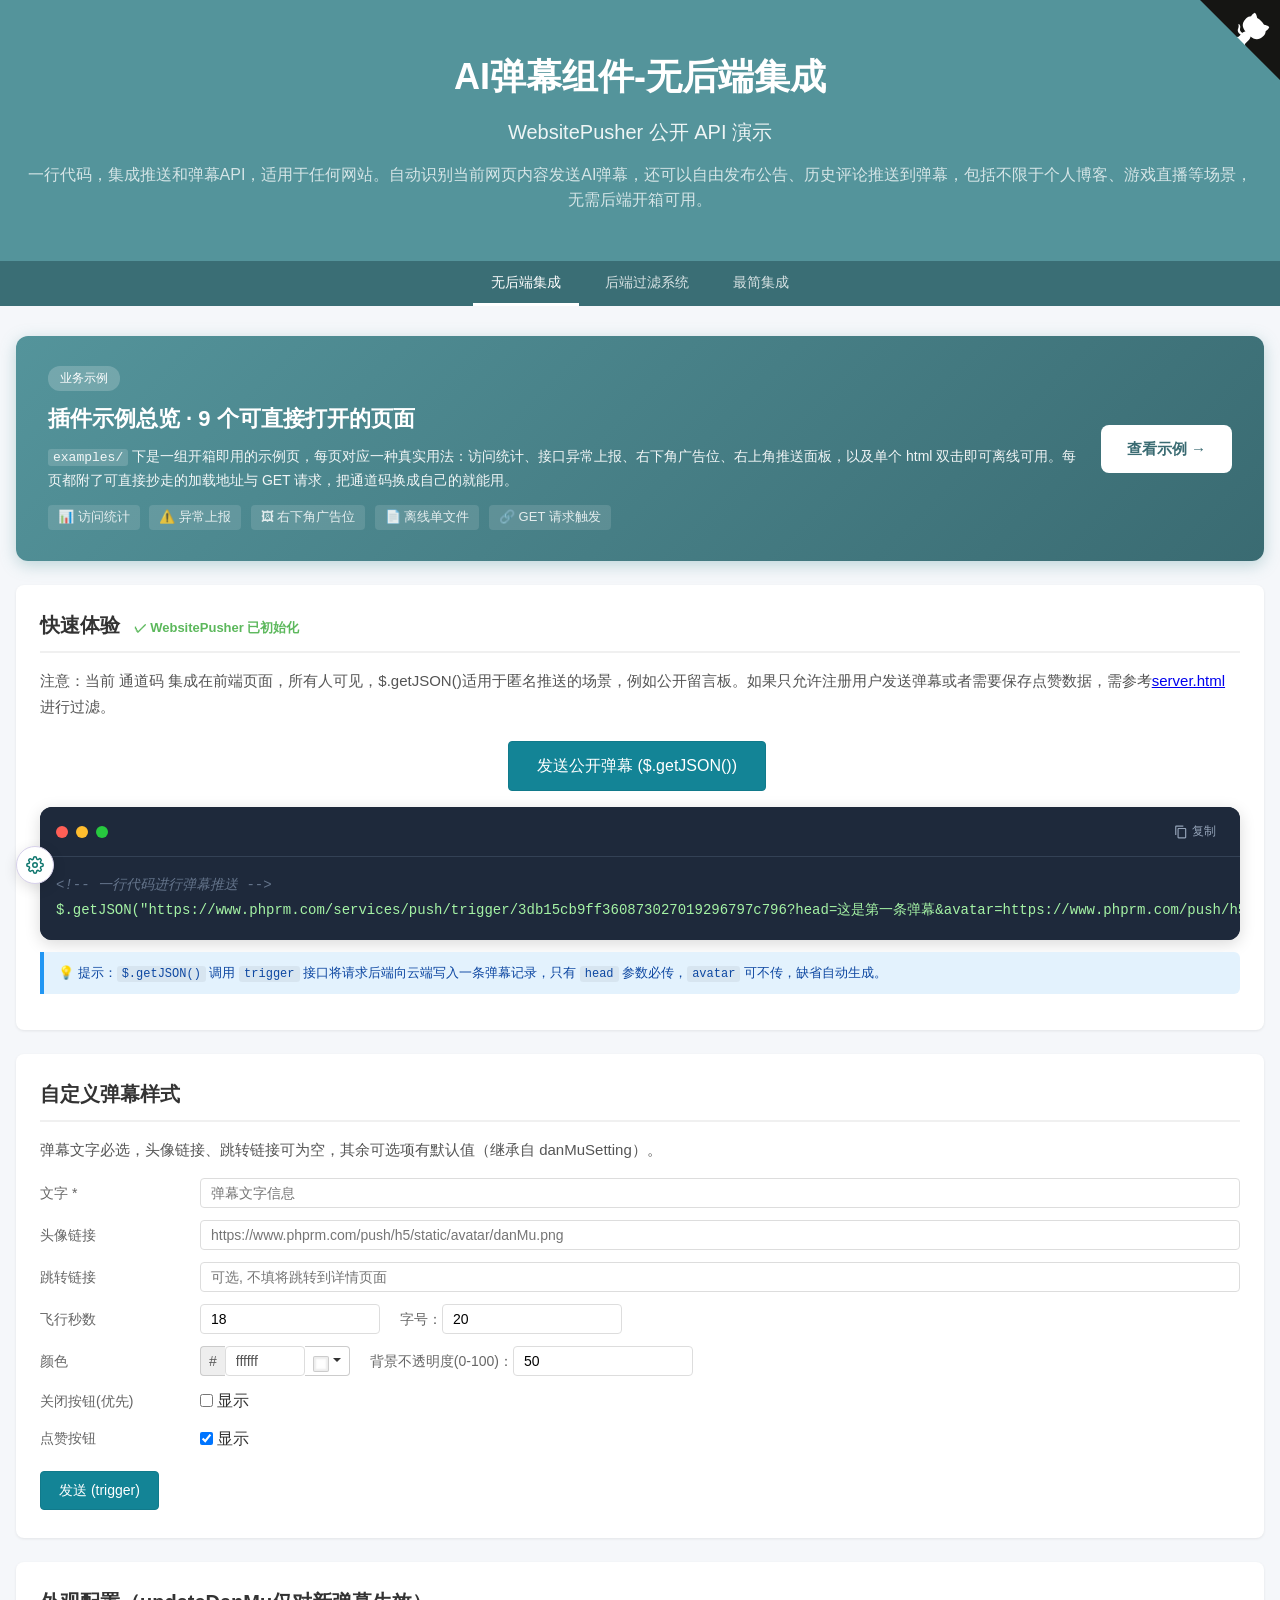
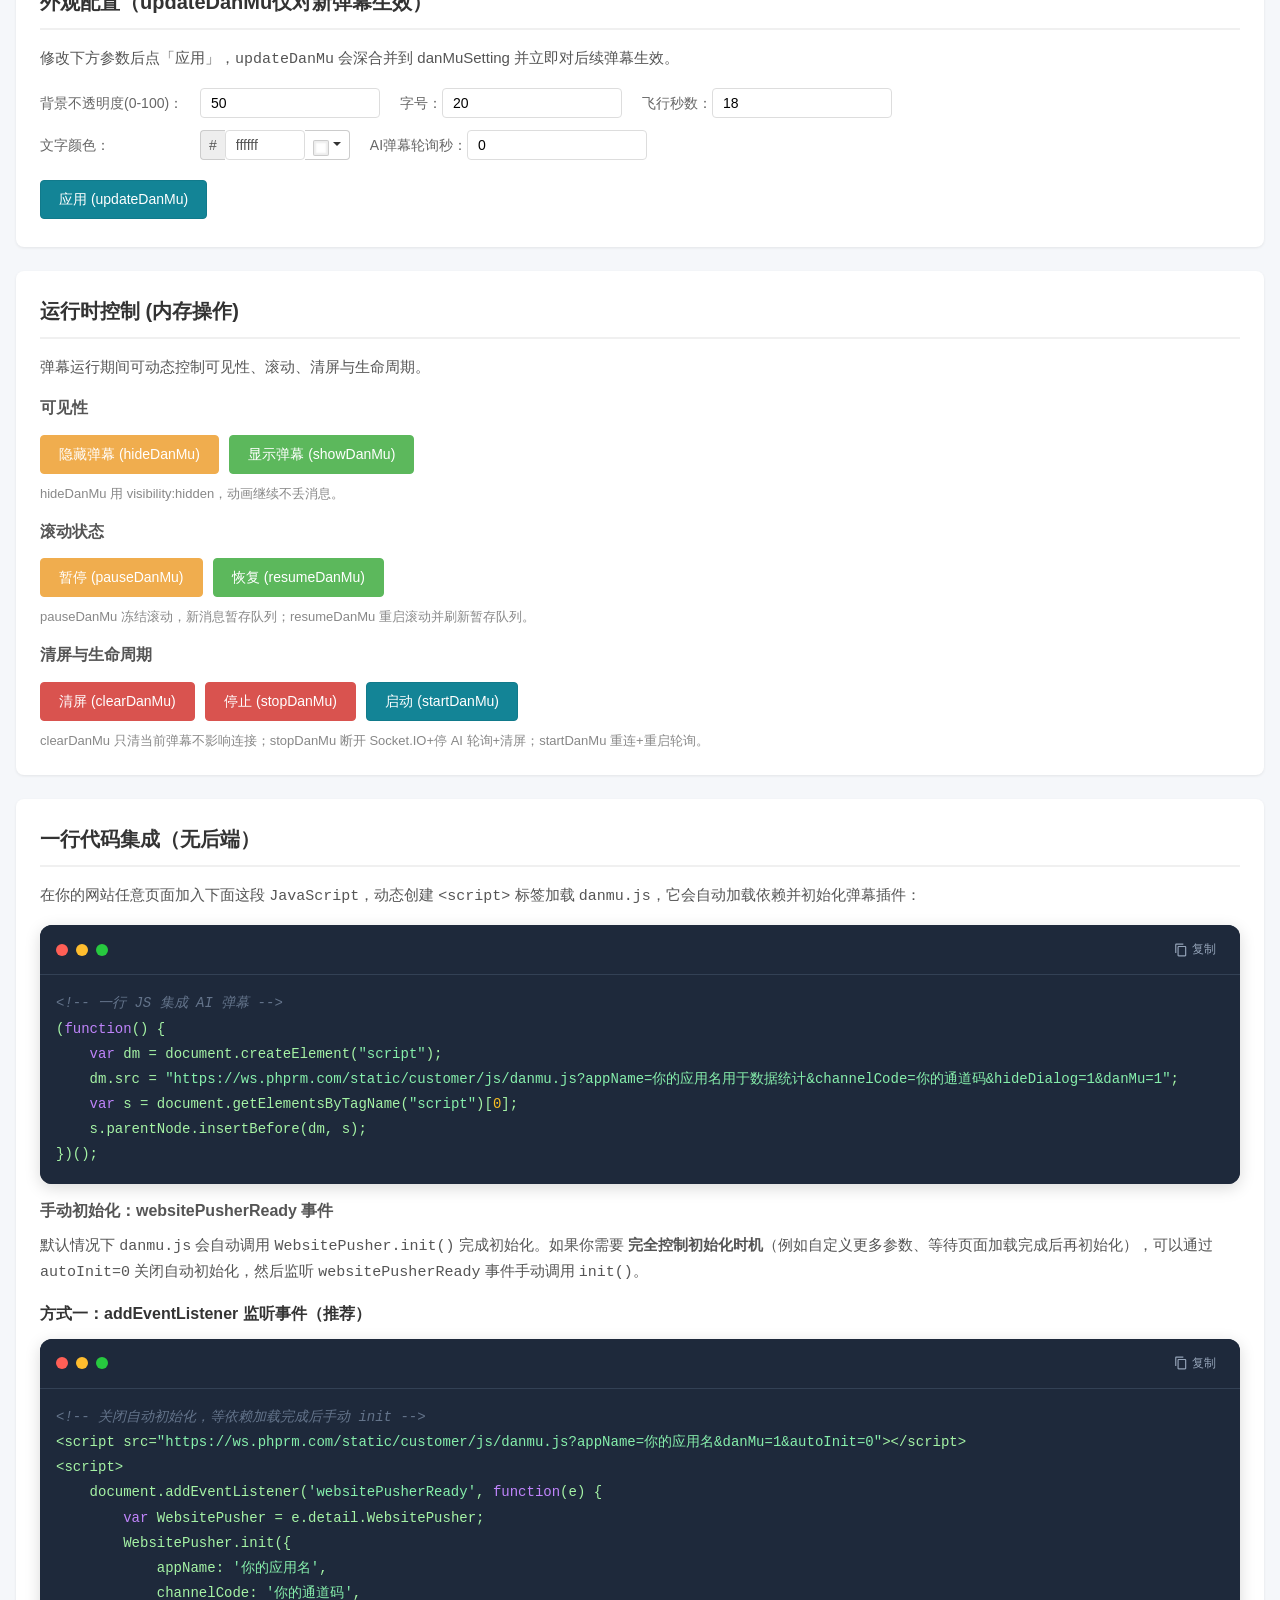
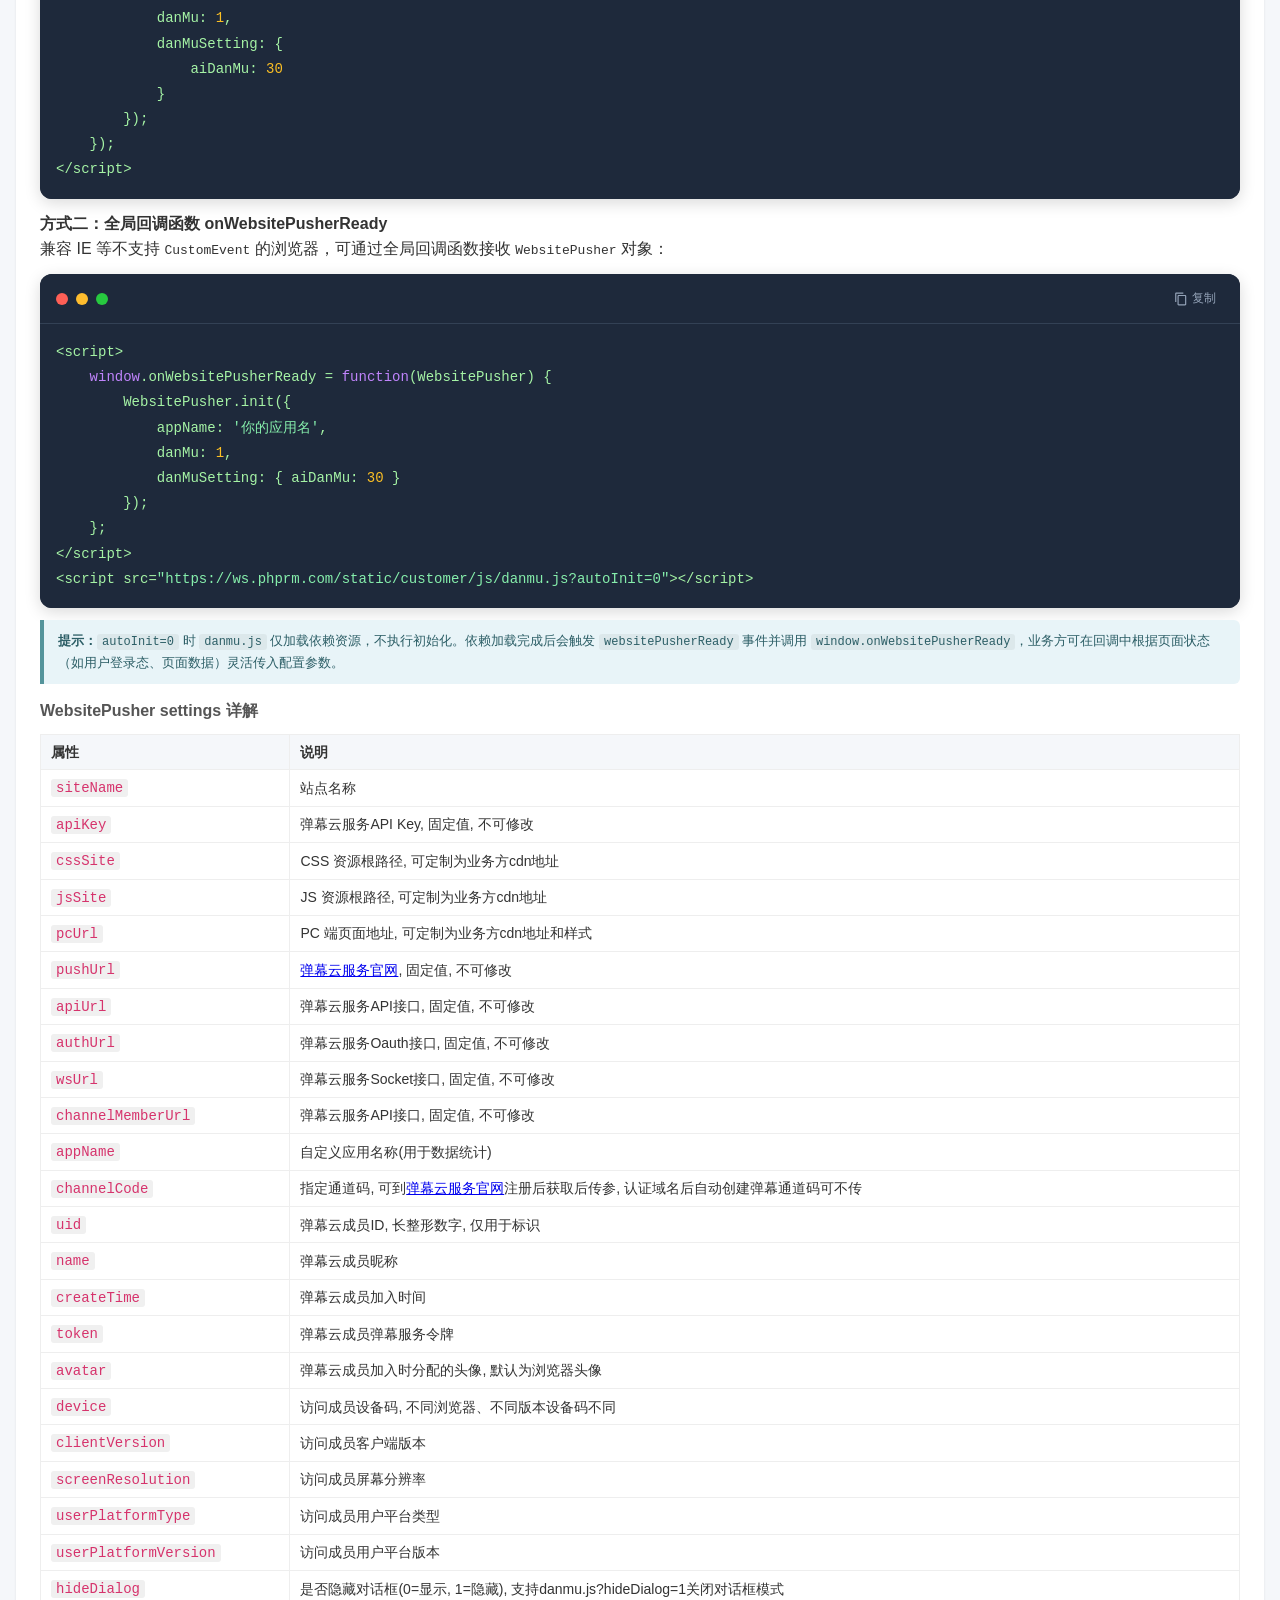
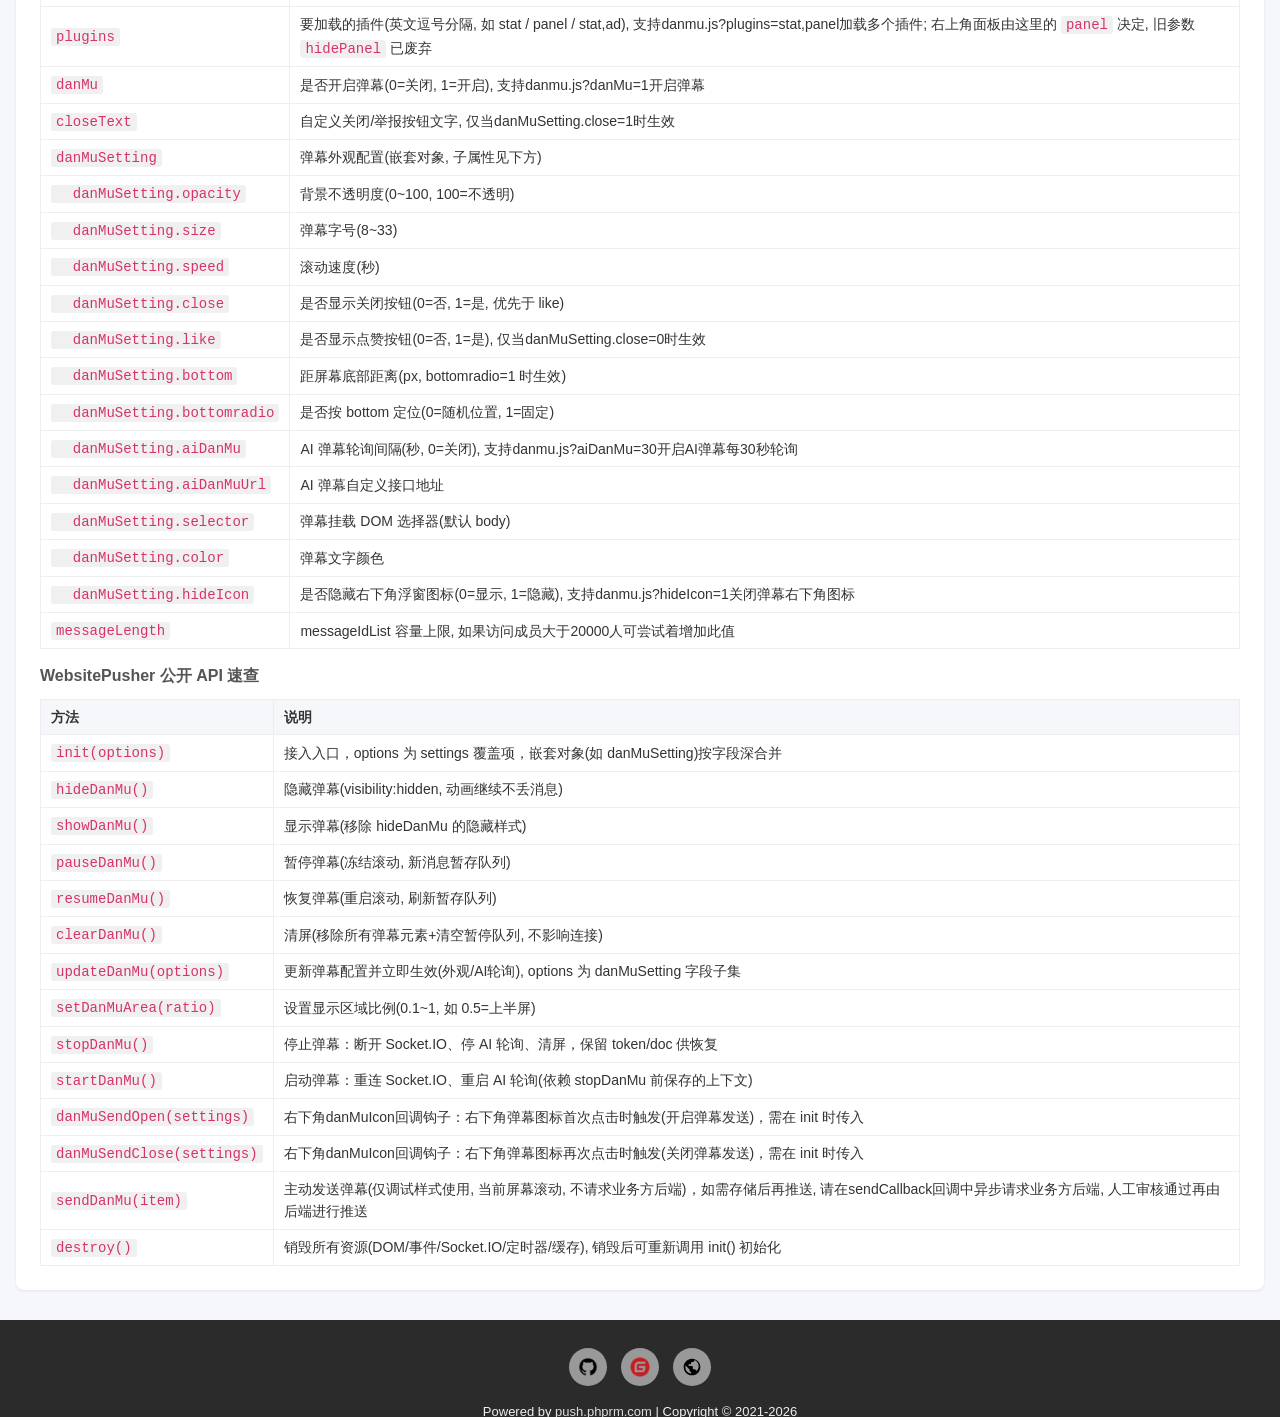
<file: index.html>
<!DOCTYPE html>
<html lang="zh-CN">
<head>
    <meta charset="utf-8" />
    <meta name="viewport" content="width=device-width, initial-scale=1.0" />
    <title>AI弹幕组件-无后端集成 - WebsitePusher 公开 API 演示</title>
    <meta name="description" content="AI弹幕组件 - 一行代码为任意网站接入弹幕系统，支持AI自动弹幕、WebSocket实时推送、点赞交互，无需后端开箱可用。" />
    <link rel="stylesheet" type="text/css" href="static/css/barrager.css" />
    <link rel="stylesheet" type="text/css" href="static/pick-a-color/css/pick-a-color-1.2.3.min.css" />
    <style>
        * { margin: 0; padding: 0; box-sizing: border-box; }
        body {
            font-family: "Microsoft YaHei", Arial, Helvetica, sans-serif;
            background: #f5f7fa;
            color: #333;
            line-height: 1.6;
            padding-bottom: 40px;
        }
        .header {
            background: #54949B;
            color: #fff;
            padding: 48px 20px;
            text-align: center;
        }
        .header h1 { font-size: 36px; margin-bottom: 10px; }
        .header p { font-size: 20px; opacity: .9; }
        .header .meta { margin-top: 14px; font-size: 16px; opacity: .75; }
        .container { max-width: 1470px; margin: 30px auto; padding: 0 16px; }
        .section {
            background: #fff;
            border-radius: 8px;
            box-shadow: 0 1px 3px rgba(0,0,0,.08);
            padding: 24px;
            margin-bottom: 24px;
        }
        .section h2 {
            font-size: 20px;
            margin-bottom: 16px;
            padding-bottom: 10px;
            border-bottom: 2px solid #f0f0f0;
        }
        .section h3 { font-size: 16px; margin: 14px 0 10px; color: #555; }
        .lead { font-size: 15px; color: #555; margin-bottom: 16px; }
        .btn {
            display: inline-block;
            font-weight: 400;
            text-align: center;
            white-space: nowrap;
            vertical-align: middle;
            user-select: none;
            border: 1px solid transparent;
            padding: 8px 18px;
            font-size: 14px;
            line-height: 1.5;
            border-radius: 4px;
            cursor: pointer;
            transition: all .15s;
            margin: 4px 6px 4px 0;
        }
        .btn-primary { color: #fff; background-color: #138496; border-color: #117a8b; }
        .btn-primary:hover { background-color: #5468d4; }
        .btn-warning { color: #fff; background-color: #f0ad4e; border-color: #f0ad4e; }
        .btn-warning:hover { background-color: #ec971f; }
        .btn-danger { color: #fff; background-color: #d9534f; border-color: #d9534f; }
        .btn-danger:hover { background-color: #c9302c; }
        .btn-success { color: #fff; background-color: #5cb85c; border-color: #5cb85c; }
        .btn-success:hover { background-color: #4cae4c; }
        .btn-lg { padding: 12px 28px; font-size: 16px; }
        .text-center { text-align: center; }
        .form-row { margin-bottom: 12px; display: flex; align-items: center; flex-wrap: wrap; }
        .form-row label { width: 160px; font-size: 14px; color: #666; }
        .form-row input[type=text],
        .form-row input[type=number] {
            flex: 1; min-width: 180px;
            padding: 6px 10px;
            border: 1px solid #ddd;
            border-radius: 4px;
            font-size: 14px;
        }
        .form-row input[type=checkbox] { margin-right: 4px; }
        .code-block {
            background: #1e293b;
            color: #a5f3a5;
            border-radius: 12px;
            font-family: Consolas, Monaco, "Courier New", monospace;
            font-size: 14px;
            line-height: 1.8;
            overflow: hidden;
            box-shadow: 0 4px 16px rgba(0,0,0,.15);
            margin: 12px 0;
        }
        .code-block-header {
            display: flex;
            align-items: center;
            justify-content: space-between;
            padding: 12px 16px;
            background: #1e293b;
            border-bottom: 1px solid #334155;
        }
        .code-block-dots { display: flex; gap: 8px; }
        .code-block-dots span {
            width: 12px; height: 12px; border-radius: 50%; display: inline-block;
        }
        .code-block-dots .dot-red { background: #ff5f56; }
        .code-block-dots .dot-yellow { background: #ffbd2e; }
        .code-block-dots .dot-green { background: #27c93f; }
        .code-block-copy {
            background: none; border: none; color: #94a3b8; cursor: pointer;
            font-size: 12px; padding: 4px 8px; border-radius: 4px;
            display: flex; align-items: center; gap: 4px;
            transition: all .15s;
        }
        .code-block-copy:hover { background: #334155; color: #e2e8f0; }
        .code-block-copy svg { width: 14px; height: 14px; fill: currentColor; }
        .code-block-body {
            padding: 16px;
            overflow-x: auto;
            white-space: pre;
            background: #1e293b;
        }
        .code-block .k { color: #c084fc; }
        .code-block .s { color: #86efac; }
        .code-block .c { color: #64748b; font-style: italic; }
        .code-block .n { color: #fbbf24; }
        .note {
            background: #e3f2fd;
            border-left: 4px solid #2196f3;
            padding: 10px 14px;
            margin: 12px 0;
            font-size: 13px;
            color: #0d47a1;
            border-radius: 0 6px 6px 0;
            line-height: 1.7;
        }
        .note code {
            background: rgba(0,0,0,.05);
            padding: 1px 5px;
            border-radius: 3px;
            font-size: 12px;
            color: #0d47a1;
        }
        .tip {
            background: #e8f4f8;
            border-left: 4px solid #54949B;
            padding: 10px 14px;
            margin: 12px 0;
            font-size: 13px;
            color: #2c5e66;
            border-radius: 0 6px 6px 0;
            line-height: 1.7;
        }
        .tip code {
            background: rgba(0,0,0,.05);
            padding: 1px 5px;
            border-radius: 3px;
            font-size: 12px;
            color: #2c5e66;
        }
        .api-table { width: 100%; border-collapse: collapse; font-size: 14px; margin-top: 8px; }
        .api-table th { background: #f5f7fa; text-align: left; padding: 6px 10px; border: 1px solid #eee; }
        .api-table td { padding: 6px 10px; border: 1px solid #eee; }
        .api-table code  {
            background: #f0f0f0;
            padding: 1px 5px;
            border-radius: 3px;
            font-size: 14px;
            color: #d6336c;
        }
        #status { display: inline-block; margin-left: 8px; font-size: 13px; color: #5cb85c; }

        /* ===== pick-a-color 颜色选择器样式(flex 布局, 三段自动等高) ===== */
        .pick-a-color-markup {
            display: inline-flex; align-items: stretch; vertical-align: middle;
            height: 30px;
        }
        /* # 前缀框: 固定高度 30px 与页面 .form-row input 等高, !important 覆盖 pick-a-color 响应式媒体查询 */
        .pick-a-color-markup .input-group-addon {
            display: flex; align-items: center; justify-content: center;
            height: 100% !important; padding: 0 8px; font-size: 14px; line-height: 1; color: #555;
            background-color: #eee; border: 1px solid #ccc; border-right: 0;
            border-radius: 4px 0 0 4px; box-sizing: border-box;
        }
        /* hex 输入框: 固定宽度 60px + 高度 100% (!important 覆盖 .form-row input 的 min-width:180px) */
        .pick-a-color-markup .pick-a-color {
            width: 80px !important; min-width: 80px !important; max-width: 100px !important;
            height: 100% !important; padding: 0 8px; font-size: 14px; line-height: 1;
            color: #555; background-color: #fff; border: 1px solid #ccc; border-left: 0; border-right: 0;
            box-shadow: none; outline: none; box-sizing: border-box;
        }
        /* 下拉按钮容器, 作为 color-menu 的定位上下文 */
        .pick-a-color-markup .input-group-btn {
            position: relative; display: flex; align-items: stretch;
            height: 100%;
        }
        .pick-a-color-markup .btn,
        .pick-a-color-markup .input-group-btn .color-dropdown {
            display: flex; align-items: center; gap: 4px; margin: 0;
            height: 100% !important; padding: 0 8px; font-size: 14px; line-height: 1; cursor: pointer;
            border: 1px solid #ccc; border-left: 0; border-radius: 0 4px 4px 0;
            background-color: #fff; box-sizing: border-box;
        }
        .pick-a-color-markup .btn-default { color: #333; }
        .pick-a-color-markup .color-preview {
            display: inline-block; width: 16px; height: 16px;
            border: 1px solid rgba(0,0,0,0.2); border-radius: 2px;
            vertical-align: middle; margin: 0;
        }
        .pick-a-color-markup .color-menu.dropdown-menu {
            position: absolute; top: 100%; left: 0; z-index: 1000;
            display: none; min-width: 160px; padding: 5px 0;
            margin: 2px 0 0; font-size: 14px; text-align: left; list-style: none;
            background-color: #fff; background-clip: padding-box;
            border: 1px solid #ccc; border-radius: 4px; box-shadow: 0 6px 12px rgba(0,0,0,.175);
        }
        .pick-a-color-markup .caret {
            display: inline-block; width: 0; height: 0; vertical-align: middle;
            border-top: 4px solid #333;
            border-right: 4px solid transparent; border-left: 4px solid transparent;
        }
        /* GitHub Corner */
        .github-corner:hover .octo-arm { animation: octocat-wave 560ms ease-in-out; }
        @keyframes octocat-wave { 0%,100% { transform: rotate(0); } 20%,60% { transform: rotate(-25deg); } 40%,80% { transform: rotate(10deg); } }
        @media (max-width: 500px) { .github-corner:hover .octo-arm { animation: none; } .github-corner .octo-arm { animation: octocat-wave 560ms ease-in-out; } }
        /* Page Navigation */
        .nav-bar {
            background: #3a6e75; padding: 0 20px; display: flex; justify-content: center; gap: 8px;
        }
        .nav-bar a {
            color: #fff; text-decoration: none; padding: 10px 18px; font-size: 14px; opacity: .8;
            border-bottom: 3px solid transparent; transition: all .15s;
        }
        .nav-bar a:hover { opacity: 1; }
        .nav-bar a.active { border-bottom-color: #fff; opacity: 1; }
        /* Footer */
        .footer {
            background: #2b2b2b; color: #eee; text-align: center; padding: 28px 20px 20px; margin-top: 20px;
        }
        .footer-icons { display: flex; justify-content: center; gap: 14px; margin-bottom: 14px; }
        .footer-icons a {
            display: flex; align-items: center; justify-content: center;
            width: 38px; height: 38px; border-radius: 50%;
            background: #999; transition: background .15s;
        }
        .footer-icons a:hover { background: #fff; }
        .footer-icons img { width: 20px; height: 20px; display: block; }
        .footer-copy { font-size: 13px; line-height: 1.8; }
        .footer-copy a { color: #ddd; text-decoration: none; }
        .footer-copy a:hover { color: #fff; }
        /* ===== 移动端防水平溢出: 宽表格/代码块在自身区域内横向滚动, 避免把页面撑宽 =====
           手机窄屏下长表格(字段名/URL不换行)会把文档撑出横向滚动, 部分 webview(微信/QQ)下
           会使 position:fixed 悬浮元素的锚点偏移/沉底。让宽元素内部自滚 + body 兜底隐藏横向溢出 */
        @media (max-width: 768px) {
            body { overflow-x: hidden; }
            .api-table {
                display: block;
                overflow-x: auto;
                -webkit-overflow-scrolling: touch;
            }
        }
        /* ===== 业务示例 展示卡片 ===== */
        .demo-card {
            background: linear-gradient(135deg, #54949B 0%, #3a6b72 100%);
            color: #fff;
            border-radius: 12px;
            padding: 28px 32px;
            display: flex;
            align-items: center;
            justify-content: space-between;
            gap: 24px;
            box-shadow: 0 4px 16px rgba(84, 148, 155, .35);
            margin-bottom: 24px;
            flex-wrap: wrap;
        }
        .demo-card .demo-info { flex: 1; min-width: 260px; }
        .demo-card .demo-tag {
            display: inline-block;
            background: rgba(255, 255, 255, .2);
            border-radius: 12px;
            padding: 3px 12px;
            font-size: 12px;
            margin-bottom: 10px;
        }
        .demo-card h2 {
            font-size: 22px;
            margin: 0 0 8px;
            border: none;
            padding: 0;
        }
        .demo-card p {
            font-size: 14px;
            opacity: .92;
            line-height: 1.7;
            margin: 0 0 6px;
        }
        .demo-card code {
            background: rgba(255, 255, 255, .18);
            padding: 1px 5px;
            border-radius: 3px;
            font-size: 13px;
        }
        .demo-card .demo-features {
            margin-top: 10px;
            font-size: 13px;
            opacity: .85;
        }
        .demo-card .demo-features span {
            display: inline-block;
            background: rgba(255, 255, 255, .15);
            border-radius: 4px;
            padding: 2px 10px;
            margin: 3px 6px 3px 0;
        }
        .demo-card .demo-action { flex-shrink: 0; }
        .demo-card .btn-demo {
            background: #fff;
            color: #3a6b72;
            border: none;
            font-weight: 600;
            padding: 12px 26px;
            font-size: 15px;
            border-radius: 8px;
            text-decoration: none;
            display: inline-block;
            transition: transform .15s, box-shadow .15s;
            white-space: nowrap;
        }
        .demo-card .btn-demo:hover {
            transform: translateY(-2px);
            box-shadow: 0 6px 16px rgba(0, 0, 0, .2);
        }
        @media (max-width: 600px) {
            .demo-card { padding: 20px; }
            .demo-card .demo-action { width: 100%; text-align: center; }
            .demo-card .btn-demo { width: 100%; }
        }
    </style>
</head>
<body>
    <!-- GitHub Corner -->
    <a href="https://github.com/teakong/danmu" class="github-corner" aria-label="View source on GitHub"><svg width="80" height="80" viewBox="0 0 250 250" style="fill:#151513; color:#fff; position: absolute; top: 0; border: 0; right: 0; z-index: 9999;" aria-hidden="true"><path d="M0,0 L115,115 L130,115 L142,142 L250,250 L250,0 Z"/><path d="M128.3,109.0 C113.8,99.7 119.0,89.6 119.0,89.6 C122.0,82.7 120.5,78.6 120.5,78.6 C119.2,72.0 123.4,76.3 123.4,76.3 C127.3,80.9 125.5,87.3 125.5,87.3 C122.9,97.6 130.6,101.9 134.4,103.2" fill="currentColor" style="transform-origin: 130px 106px;" class="octo-arm"/><path d="M115.0,115.0 C114.9,115.1 118.7,116.5 119.8,115.4 L133.7,101.6 C136.9,99.2 139.9,98.4 142.2,98.6 C133.8,88.0 127.5,74.4 143.8,58.0 C148.5,53.4 154.0,51.2 159.7,51.0 C160.3,49.4 163.2,43.6 171.4,40.1 C171.4,40.1 176.1,42.5 178.8,56.2 C183.1,58.6 187.2,61.8 190.9,65.4 C194.5,69.0 197.7,73.2 200.1,77.6 C213.8,80.2 216.3,84.9 216.3,84.9 C212.7,93.1 206.9,96.0 205.4,96.6 C205.1,102.4 203.0,107.8 198.3,112.5 C181.9,128.9 168.3,122.5 157.7,114.1 C157.9,116.9 156.7,120.9 152.7,124.9 L141.0,136.5 C139.8,137.7 141.6,141.9 141.8,141.8 Z" fill="currentColor" class="octo-body"/></svg></a>
    <div class="header">
        <h1>AI弹幕组件-无后端集成</h1>
        <p>WebsitePusher 公开 API 演示</p>
        <div class="meta">一行代码，集成推送和弹幕API，适用于任何网站。自动识别当前网页内容发送AI弹幕，还可以自由发布公告、历史评论推送到弹幕，包括不限于个人博客、游戏直播等场景，无需后端开箱可用。</div>
    </div>

    <div class="nav-bar">
        <a href="index.html" class="active">无后端集成</a>
        <a href="server.html">后端过滤系统</a>
        <a href="simple.html" target="_blank">最简集成</a>
    </div>

    <div class="container">
        <!-- 业务示例 展示 -->
        <a class="demo-card" href="examples/index.html" target="_blank" rel="noopener noreferrer" style="text-decoration:none;display:flex;">
            <div class="demo-info">
                <span class="demo-tag">业务示例</span>
                <h2>插件示例总览 · 9 个可直接打开的页面</h2>
                <p><code>examples/</code> 下是一组开箱即用的示例页，每页对应一种真实用法：访问统计、接口异常上报、右下角广告位、右上角推送面板，以及单个 html 双击即可离线可用。每页都附了可直接抄走的加载地址与 GET 请求，把通道码换成自己的就能用。</p>
                <div class="demo-features">
                    <span>📊 访问统计</span>
                    <span>⚠️ 异常上报</span>
                    <span>🖼 右下角广告位</span>
                    <span>📄 离线单文件</span>
                    <span>🔗 GET 请求触发</span>
                </div>
            </div>
            <div class="demo-action">
                <span class="btn-demo">查看示例 →</span>
            </div>
        </a>

        <!-- 快速体验 -->
        <div class="section">
            <h2>快速体验 <span id="status"></span></h2>
            <p class="lead">注意：当前 <code>通道码</code> 集成在前端页面，所有人可见，$.getJSON()适用于匿名推送的场景，例如公开留言板。如果只允许<code>注册用户</code>发送弹幕或者需要保存<code>点赞</code>数据，需参考<a href="index.html">server.html</a>进行<code>过滤</code>。</p>
            <div class="text-center">
                <button class="btn btn-primary btn-lg" onclick="sendExample()">发送公开弹幕 ($.getJSON())</button>
            </div>
            <div class="code-block">
                <div class="code-block-header">
                    <div class="code-block-dots">
                        <span class="dot-red"></span>
                        <span class="dot-yellow"></span>
                        <span class="dot-green"></span>
                    </div>
                    <button class="code-block-copy" onclick="copyCode(this)">
                        <svg viewBox="0 0 24 24"><path d="M16 1H4c-1.1 0-2 .9-2 2v14h2V3h12V1zm3 4H8c-1.1 0-2 .9-2 2v14c0 1.1.9 2 2 2h11c1.1 0 2-.9 2-2V7c0-1.1-.9-2-2-2zm0 16H8V7h11v14z"/></svg>
                        复制
                    </button>
                </div>
                <div class="code-block-body"><span class="c">&lt;!-- 一行代码进行弹幕推送 --&gt;</span>
$.getJSON("https://www.phprm.com/services/push/trigger/3db15cb9ff360873027019296797c796?head=这是第一条弹幕&avatar=https://www.phprm.com/push/h5/static/avatar/danMu.png");
</div>
            </div>
            <div class="note">
                💡 提示：<code>$.getJSON()</code> 调用 <code>trigger</code> 接口将请求后端向云端写入一条弹幕记录，只有 <code>head</code> 参数必传，<code>avatar</code> 可不传，缺省自动生成。
            </div>
        </div>

        <!-- 自定义弹幕 -->
        <div class="section">
            <h2>自定义弹幕样式</h2>
            <p class="lead">弹幕文字必选，头像链接、跳转链接可为空，其余可选项有默认值（继承自 danMuSetting）。</p>
            <div class="form-row">
                <label>文字 *</label>
                <input type="text" name="info" placeholder="弹幕文字信息" />
            </div>
            <div class="form-row">
                <label>头像链接</label>
                <input type="text" name="avatar" placeholder="https://www.phprm.com/push/h5/static/avatar/danMu.png" />
            </div>
            <div class="form-row">
                <label>跳转链接</label>
                <input type="text" name="href" placeholder="可选, 不填将跳转到详情页面" />
            </div>
            <div class="form-row">
                <label>飞行秒数</label>
                <input id="custom-speed" type="number" name="speed" value="18" min="1" style="max-width:100px;" />
                <label style="width:auto;margin-left:20px;">字号：</label>
                <input id="custom-size" type="number" name="size" value="20" min="8" max="33" style="max-width:80px;" />
            </div>
            <div class="form-row">
                <label>颜色</label>
                <input id="custom-color" type="text" name="color" value="fff" class="pick-a-color" />
                <label style="width:auto;margin-left:20px;">背景不透明度(0-100)：</label>
                <input id="custom-opacity" type="number" name="opacity" value="50" min="0" max="100" style="max-width:80px;" />
            </div>
            <div class="form-row">
                <label>关闭按钮(优先)</label>
                <input id="custom-close" type="checkbox" name="close" /> 显示
            </div>
            <div class="form-row">
                <label>点赞按钮</label>
                <input id="custom-like" type="checkbox" name="like" checked /> 显示
            </div>
            <div style="margin-top:16px;">
                <button class="btn btn-primary" onclick="sendCustom()">发送 (trigger)</button>
            </div>
        </div>

        <!-- 外观配置实时生效 -->
        <div class="section">
            <h2>外观配置（updateDanMu仅对新弹幕生效）</h2>
            <p class="lead">修改下方参数后点「应用」，<code>updateDanMu</code> 会深合并到 danMuSetting 并立即对后续弹幕生效。</p>
            <div class="form-row">
                <label>背景不透明度(0-100)：</label>
                <input type="number" id="cfg-opacity" value="50" min="0" max="100" style="max-width:100px;" />
                <label style="width:auto;margin-left:20px;">字号：</label>
                <input type="number" id="cfg-size" value="20" min="8" max="33" style="max-width:80px;" />
                <label style="width:auto;margin-left:20px;">飞行秒数：</label>
                <input type="number" id="cfg-speed" value="18" min="1" style="max-width:80px;" />
            </div>
            <div class="form-row">
                <label>文字颜色：</label>
                <input type="text" id="cfg-color" value="fff" class="pick-a-color" />
                <label style="width:auto;margin-left:20px;">AI弹幕轮询秒：</label>
                <input type="number" id="cfg-aiDanMu" value="0" min="10" style="max-width:80px;" title="0=关闭" />
            </div>
            <div style="margin-top:16px;">
                <button class="btn btn-primary" onclick="applyConfig()">应用 (updateDanMu)</button>
            </div>
        </div>

        <!-- 运行时控制 -->
        <div class="section">
            <h2>运行时控制 (内存操作)</h2>
            <p class="lead">弹幕运行期间可动态控制可见性、滚动、清屏与生命周期。</p>
            <h3>可见性</h3>
            <button class="btn btn-warning" onclick="callApi('hideDanMu')">隐藏弹幕 (hideDanMu)</button>
            <button class="btn btn-success" onclick="callApi('showDanMu')">显示弹幕 (showDanMu)</button>
            <p style="font-size:13px;color:#888;margin-top:6px;">hideDanMu 用 visibility:hidden，动画继续不丢消息。</p>

            <h3>滚动状态</h3>
            <button class="btn btn-warning" onclick="callApi('pauseDanMu')">暂停 (pauseDanMu)</button>
            <button class="btn btn-success" onclick="callApi('resumeDanMu')">恢复 (resumeDanMu)</button>
            <p style="font-size:13px;color:#888;margin-top:6px;">pauseDanMu 冻结滚动，新消息暂存队列；resumeDanMu 重启滚动并刷新暂存队列。</p>

            <h3>清屏与生命周期</h3>
            <button class="btn btn-danger" onclick="callApi('clearDanMu')">清屏 (clearDanMu)</button>
            <button class="btn btn-danger" onclick="callApi('stopDanMu')">停止 (stopDanMu)</button>
            <button class="btn btn-primary" onclick="callApi('startDanMu')">启动 (startDanMu)</button>
            <p style="font-size:13px;color:#888;margin-top:6px;">clearDanMu 只清当前弹幕不影响连接；stopDanMu 断开 Socket.IO+停 AI 轮询+清屏；startDanMu 重连+重启轮询。</p>
        </div>

        <!-- 一行代码集成 -->
        <div class="section">
            <h2>一行代码集成（无后端）</h2>
            <p class="lead">在你的网站任意页面加入下面这段 <code>JavaScript</code>，动态创建 <code>&lt;script&gt;</code> 标签加载 <code>danmu.js</code>，它会自动加载依赖并初始化弹幕插件：</p>
            <div class="code-block">
                <div class="code-block-header">
                    <div class="code-block-dots">
                        <span class="dot-red"></span>
                        <span class="dot-yellow"></span>
                        <span class="dot-green"></span>
                    </div>
                    <button class="code-block-copy" onclick="copyCode(this)">
                        <svg viewBox="0 0 24 24"><path d="M16 1H4c-1.1 0-2 .9-2 2v14h2V3h12V1zm3 4H8c-1.1 0-2 .9-2 2v14c0 1.1.9 2 2 2h11c1.1 0 2-.9 2-2V7c0-1.1-.9-2-2-2zm0 16H8V7h11v14z"/></svg>
                        复制
                    </button>
                </div>
                <div class="code-block-body"><span class="c">&lt;!-- 一行 JS 集成 AI 弹幕 --&gt;</span>
(<span class="k">function</span>() {
    <span class="k">var</span> dm = document.createElement(<span class="s">"script"</span>);
    dm.src = <span class="s">"https://ws.phprm.com/static/customer/js/danmu.js?appName=你的应用名用于数据统计&amp;channelCode=你的通道码&amp;hideDialog=1&amp;danMu=1"</span>;
    <span class="k">var</span> s = document.getElementsByTagName(<span class="s">"script"</span>)[<span class="n">0</span>];
    s.parentNode.insertBefore(dm, s);
})();</div>
            </div>

            <h3>手动初始化：websitePusherReady 事件</h3>
            <p class="lead">默认情况下 <code>danmu.js</code> 会自动调用 <code>WebsitePusher.init()</code> 完成初始化。如果你需要 <strong>完全控制初始化时机</strong>（例如自定义更多参数、等待页面加载完成后再初始化），可以通过 <code>autoInit=0</code> 关闭自动初始化，然后监听 <code>websitePusherReady</code> 事件手动调用 <code>init()</code>。</p>

            <h4>方式一：addEventListener 监听事件（推荐）</h4>
            <div class="code-block">
                <div class="code-block-header">
                    <div class="code-block-dots">
                        <span class="dot-red"></span>
                        <span class="dot-yellow"></span>
                        <span class="dot-green"></span>
                    </div>
                    <button class="code-block-copy" onclick="copyCode(this)">
                        <svg viewBox="0 0 24 24"><path d="M16 1H4c-1.1 0-2 .9-2 2v14h2V3h12V1zm3 4H8c-1.1 0-2 .9-2 2v14c0 1.1.9 2 2 2h11c1.1 0 2-.9 2-2V7c0-1.1-.9-2-2-2zm0 16H8V7h11v14z"/></svg>
                        复制
                    </button>
                </div>
                <div class="code-block-body"><span class="c">&lt;!-- 关闭自动初始化，等依赖加载完成后手动 init --&gt;</span>
&lt;script src=<span class="s">"https://ws.phprm.com/static/customer/js/danmu.js?appName=你的应用名&amp;danMu=1&amp;autoInit=0"</span>&gt;&lt;/script&gt;
&lt;script&gt;
    document.addEventListener(<span class="s">'websitePusherReady'</span>, <span class="k">function</span>(e) {
        <span class="k">var</span> WebsitePusher = e.detail.WebsitePusher;
        WebsitePusher.init({
            appName: <span class="s">'你的应用名'</span>,
            channelCode: <span class="s">'你的通道码'</span>,
            danMu: <span class="n">1</span>,
            danMuSetting: {
                aiDanMu: <span class="n">30</span>
            }
        });
    });
&lt;/script&gt;</div>
            </div>

            <h4>方式二：全局回调函数 onWebsitePusherReady</h4>
            <p>兼容 IE 等不支持 <code>CustomEvent</code> 的浏览器，可通过全局回调函数接收 <code>WebsitePusher</code> 对象：</p>
            <div class="code-block">
                <div class="code-block-header">
                    <div class="code-block-dots">
                        <span class="dot-red"></span>
                        <span class="dot-yellow"></span>
                        <span class="dot-green"></span>
                    </div>
                    <button class="code-block-copy" onclick="copyCode(this)">
                        <svg viewBox="0 0 24 24"><path d="M16 1H4c-1.1 0-2 .9-2 2v14h2V3h12V1zm3 4H8c-1.1 0-2 .9-2 2v14c0 1.1.9 2 2 2h11c1.1 0 2-.9 2-2V7c0-1.1-.9-2-2-2zm0 16H8V7h11v14z"/></svg>
                        复制
                    </button>
                </div>
                <div class="code-block-body">&lt;script&gt;
    <span class="k">window</span>.onWebsitePusherReady = <span class="k">function</span>(WebsitePusher) {
        WebsitePusher.init({
            appName: <span class="s">'你的应用名'</span>,
            danMu: <span class="n">1</span>,
            danMuSetting: { aiDanMu: <span class="n">30</span> }
        });
    };
&lt;/script&gt;
&lt;script src=<span class="s">"https://ws.phprm.com/static/customer/js/danmu.js?autoInit=0"</span>&gt;&lt;/script&gt;</div>
            </div>

            <div class="tip">
                <strong>提示：</strong><code>autoInit=0</code> 时 <code>danmu.js</code> 仅加载依赖资源，不执行初始化。依赖加载完成后会触发 <code>websitePusherReady</code> 事件并调用 <code>window.onWebsitePusherReady</code>，业务方可在回调中根据页面状态（如用户登录态、页面数据）灵活传入配置参数。
            </div>

            <h3>WebsitePusher settings 详解</h3>
            <table class="api-table">
                <tr><th>属性</th><th>说明</th></tr>
                <tr><td><code>siteName</code></td><td>站点名称</td></tr>
                <tr><td><code>apiKey</code></td><td>弹幕云服务API Key, 固定值, 不可修改</td></tr>
                <tr><td><code>cssSite</code></td><td>CSS 资源根路径, 可定制为业务方cdn地址</td></tr>
                <tr><td><code>jsSite</code></td><td>JS 资源根路径, 可定制为业务方cdn地址</td></tr>
                <tr><td><code>pcUrl</code></td><td>PC 端页面地址, 可定制为业务方cdn地址和样式</td></tr>
                <tr><td><code>pushUrl</code></td><td><a href="https://push.phprm.com/" target="_blank" rel="noopener">弹幕云服务官网</a>, 固定值, 不可修改</td></tr>
                <tr><td><code>apiUrl</code></td><td>弹幕云服务API接口, 固定值, 不可修改</td></tr>
                <tr><td><code>authUrl</code></td><td>弹幕云服务Oauth接口, 固定值, 不可修改</td></tr>
                <tr><td><code>wsUrl</code></td><td>弹幕云服务Socket接口, 固定值, 不可修改</td></tr>
                <tr><td><code>channelMemberUrl</code></td><td>弹幕云服务API接口, 固定值, 不可修改</td></tr>
                <tr><td><code>appName</code></td><td>自定义应用名称(用于数据统计)</td></tr>
                <tr><td><code>channelCode</code></td><td>指定通道码, 可到<a href="https://push.phprm.com/" target="_blank" rel="noopener">弹幕云服务官网</a>注册后获取后传参, 认证域名后自动创建弹幕通道码可不传</td></tr>
                <tr><td><code>uid</code></td><td>弹幕云成员ID, 长整形数字, 仅用于标识</td></tr>
                <tr><td><code>name</code></td><td>弹幕云成员昵称</td></tr>
                <tr><td><code>createTime</code></td><td>弹幕云成员加入时间</td></tr>
                <tr><td><code>token</code></td><td>弹幕云成员弹幕服务令牌</td></tr>
                <tr><td><code>avatar</code></td><td>弹幕云成员加入时分配的头像, 默认为浏览器头像</td></tr>
                <tr><td><code>device</code></td><td>访问成员设备码, 不同浏览器、不同版本设备码不同</td></tr>
                <tr><td><code>clientVersion</code></td><td>访问成员客户端版本</td></tr>
                <tr><td><code>screenResolution</code></td><td>访问成员屏幕分辨率</td></tr>
                <tr><td><code>userPlatformType</code></td><td>访问成员用户平台类型</td></tr>
                <tr><td><code>userPlatformVersion</code></td><td>访问成员用户平台版本</td></tr>
                <tr><td><code>hideDialog</code></td><td>是否隐藏对话框(0=显示, 1=隐藏), <font>支持danmu.js?hideDialog=1关闭对话框模式</font></td></tr>
                <tr><td><code>plugins</code></td><td>要加载的插件(英文逗号分隔, 如 stat / panel / stat,ad), <font>支持danmu.js?plugins=stat,panel加载多个插件</font>; 右上角面板由这里的 <code>panel</code> 决定, 旧参数 <code>hidePanel</code> 已废弃</td></tr>
                <tr><td><code>danMu</code></td><td>是否开启弹幕(0=关闭, 1=开启), <font>支持danmu.js?danMu=1开启弹幕</font></td></tr>
                <tr><td><code>closeText</code></td><td>自定义关闭/举报按钮文字, 仅当danMuSetting.close=1时生效</td></tr>
                <tr><td><code>danMuSetting</code></td><td>弹幕外观配置(嵌套对象, 子属性见下方)</td></tr>
                <tr><td><code>&nbsp;&nbsp;danMuSetting.opacity</code></td><td>背景不透明度(0~100, 100=不透明)</td></tr>
                <tr><td><code>&nbsp;&nbsp;danMuSetting.size</code></td><td>弹幕字号(8~33)</td></tr>
                <tr><td><code>&nbsp;&nbsp;danMuSetting.speed</code></td><td>滚动速度(秒)</td></tr>
                <tr><td><code>&nbsp;&nbsp;danMuSetting.close</code></td><td>是否显示关闭按钮(0=否, 1=是, 优先于 like)</td></tr>
                <tr><td><code>&nbsp;&nbsp;danMuSetting.like</code></td><td>是否显示点赞按钮(0=否, 1=是), 仅当danMuSetting.close=0时生效</td></tr>
                <tr><td><code>&nbsp;&nbsp;danMuSetting.bottom</code></td><td>距屏幕底部距离(px, bottomradio=1 时生效)</td></tr>
                <tr><td><code>&nbsp;&nbsp;danMuSetting.bottomradio</code></td><td>是否按 bottom 定位(0=随机位置, 1=固定)</td></tr>
                <tr><td><code>&nbsp;&nbsp;danMuSetting.aiDanMu</code></td><td>AI 弹幕轮询间隔(秒, 0=关闭), <font>支持danmu.js?aiDanMu=30开启AI弹幕每30秒轮询</font></td></tr>
                <tr><td><code>&nbsp;&nbsp;danMuSetting.aiDanMuUrl</code></td><td>AI 弹幕自定义接口地址</td></tr>
                <tr><td><code>&nbsp;&nbsp;danMuSetting.selector</code></td><td>弹幕挂载 DOM 选择器(默认 body)</td></tr>
                <tr><td><code>&nbsp;&nbsp;danMuSetting.color</code></td><td>弹幕文字颜色</td></tr>
                <tr><td><code>&nbsp;&nbsp;danMuSetting.hideIcon</code></td><td>是否隐藏右下角浮窗图标(0=显示, 1=隐藏), <font>支持danmu.js?hideIcon=1关闭弹幕右下角图标</font></td></tr>
                <tr><td><code>messageLength</code></td><td>messageIdList 容量上限, 如果访问成员大于20000人可尝试着增加此值</td></tr>
            </table>

            <h3>WebsitePusher 公开 API 速查</h3>
            <table class="api-table">
                <tr><th>方法</th><th>说明</th></tr>
                <tr><td><code>init(options)</code></td><td>接入入口，options 为 settings 覆盖项，嵌套对象(如 danMuSetting)按字段深合并</td></tr>
                <tr><td><code>hideDanMu()</code></td><td>隐藏弹幕(visibility:hidden, 动画继续不丢消息)</td></tr>
                <tr><td><code>showDanMu()</code></td><td>显示弹幕(移除 hideDanMu 的隐藏样式)</td></tr>
                <tr><td><code>pauseDanMu()</code></td><td>暂停弹幕(冻结滚动, 新消息暂存队列)</td></tr>
                <tr><td><code>resumeDanMu()</code></td><td>恢复弹幕(重启滚动, 刷新暂存队列)</td></tr>
                <tr><td><code>clearDanMu()</code></td><td>清屏(移除所有弹幕元素+清空暂停队列, 不影响连接)</td></tr>
                <tr><td><code>updateDanMu(options)</code></td><td>更新弹幕配置并立即生效(外观/AI轮询), options 为 danMuSetting 字段子集</td></tr>
                <tr><td><code>setDanMuArea(ratio)</code></td><td>设置显示区域比例(0.1~1, 如 0.5=上半屏)</td></tr>
                <tr><td><code>stopDanMu()</code></td><td>停止弹幕：断开 Socket.IO、停 AI 轮询、清屏，保留 token/doc 供恢复</td></tr>
                <tr><td><code>startDanMu()</code></td><td>启动弹幕：重连 Socket.IO、重启 AI 轮询(依赖 stopDanMu 前保存的上下文)</td></tr>
                <tr><td><code>danMuSendOpen(settings)</code></td><td>右下角danMuIcon回调钩子：右下角弹幕图标首次点击时触发(开启弹幕发送)，需在 init 时传入</td></tr>
                <tr><td><code>danMuSendClose(settings)</code></td><td>右下角danMuIcon回调钩子：右下角弹幕图标再次点击时触发(关闭弹幕发送)，需在 init 时传入</td></tr>
                <tr><td><code>sendDanMu(item)</code></td><td>主动发送弹幕(仅调试样式使用, 当前屏幕滚动, 不请求业务方后端)，如需存储后再推送, 请在sendCallback回调中异步请求业务方后端, 人工审核通过再由后端进行推送</td></tr>
                <tr><td><code>destroy()</code></td><td>销毁所有资源(DOM/事件/Socket.IO/定时器/缓存), 销毁后可重新调用 init() 初始化</td></tr>
            </table>
        </div>

    </div>

    <!-- Footer -->
    <footer class="footer">
        <div class="footer-icons">
            <a href="https://github.com/teakong/danmu" target="_blank" aria-label="GitHub" title="GitHub">
                <img src="static/css/images/github.png" alt="GitHub" width="20" height="20" />
            </a>
            <a href="https://gitee.com/teakong/danmu" target="_blank" aria-label="Gitee" title="Gitee 码云">
                <img src="static/css/images/gitee.png" alt="Gitee" width="20" height="20" />
            </a>
            <a href="https://teakong.github.io/danmu" target="_blank" aria-label="在线演示" title="在线演示">
                <svg width="20" height="20" viewBox="0 0 24 24" xmlns="http://www.w3.org/2000/svg"><path d="M12 2C6.48 2 2 6.48 2 12s4.48 10 10 10 10-4.48 10-10S17.52 2 12 2zm-1 17.93c-3.95-.49-7-3.85-7-7.93 0-.62.08-1.21.21-1.79L9 15v1c0 1.1.9 2 2 2v1.93zm6.9-2.54c-.26-1.5-1.68-2.66-3.4-2.66h-1.5v-3c0-.55-.45-1-1-1H8v-2h2c.55 0 1-.45 1-1V6h2c1.1 0 2-.9 2-2v-.41c2.93 1.19 5 4.07 5 7.41 0 2.08-.8 3.97-2.1 5.39z"/></svg>
            </a>
        </div>
        <div class="footer-copy">
            Powered by <a href="http://push.phprm.com">push.phprm.com</a> | Copyright &copy; 2021-2026
        </div>
    </footer>

    <!-- 一行代码引入所有资源文件 -->
    <script type="text/javascript">
        (function () {
            var dm = document.createElement("script");
            dm.src = "static/js/danmu.js?appName=AI弹幕&danMu=1&hideDialog=1&autoInit=0";
            var s = document.getElementsByTagName("script")[0];
            s.parentNode.insertBefore(dm, s);
        })();
    </script>
    <script type="text/javascript">
    var settings = {
        appName: "AI弹幕",	 	// 必填
        danMu: 1,				// 弹幕传1
        channelCode: "3db15cb9ff360873027019296797c796",
        plugins: "control",     // 要加载的插件, 英文逗号分隔(如 "control,stat,ad"); 左下角控制面板写 "control", 右上角面板写 "panel"
        hideDialog: 1,			// 是否隐藏默认对话窗口
        danMuSetting: {
            hideIcon: 0,        // 0=显示右下角浮窗图标
            opacity: 50,        // 背景不透明度 0~100, 100=全不透明
            size: 20,           // 字号 8~33
            speed: 18,          // 飞行秒数
            like: 1,            // 1=显示点赞按钮
            close: 0,           // 0=不显示关闭按钮(优先于 like)
            color: "#fff",      // 文字颜色
            aiDanMu: 60         // 默认开启AI弹幕60秒间隔轮询
        },
        danMuInitCallback: function (settings) {
            // 从 localStorage 读取弹幕开关状态: "0"=关闭(不创建socket), 其他=开启(默认开启)
            var enabled = localStorage.getItem("danmu_enabled");
            if (enabled === "0") {
                return false;
            }
            return true;
        },
        sendCallback: function (item, s) {
            console && console.log("sendCallback", item);
            // sendDanMu 仅本地滚动, 这里异步请求后端 trigger 接口不审核直接推送给其他人
            callApiSendDanMu({
                channelCode: s.channelCode,
                head: item.info,
                avatar: item.img
            });
        },
        danMuSendOpen: function (settings) {
            console && console.log("danMuSendOpen settings", settings);
            // 写入 localStorage 标记弹幕开启
            localStorage.setItem("danmu_enabled", "1");
            // 避免重复创建
            if (document.getElementById("dm-send-box")) return;
            var box = document.createElement("div");
            box.id = "dm-send-box";
            box.style.cssText = [
                "position:fixed",
                "left:25%",
                "bottom:20px",
                "z-index:2147483647",
                "width:70%",
                "padding:12px 14px",
                "box-sizing:border-box !important",
                "background:rgba(30,30,30,.5)",
                "border-radius:10px",
                "box-shadow:0 4px 20px rgba(0,0,0,.4)",
                "display:flex",
                "gap:8px",
                "align-items:center"
            ].join(";");
            var input = document.createElement("input");
            input.type = "text";
            input.placeholder = "来发弹幕~";
            input.style.cssText = [
                "flex:1",
                "height:36px",
                "line-height:40px",
                "padding:8px 10px",
                "border:1px solid rgba(255,255,255,.25)",
                "border-radius:6px",
                "background:rgb(111 111 111)",
                "color:#fff",
                "font-size:16px",
                "outline:none",
                "box-sizing:border-box !important",
                "min-width:0 !important"
            ].join(";");
            input.addEventListener("keydown", function (e) {
                if (e.key === "Enter") {
                    sendBtn.click();
                }
            });
            var sendBtn = document.createElement("button");
            sendBtn.textContent = "发送";
            sendBtn.style.cssText = [
                "padding:8px 18px",
                "border:none",
                "border-radius:6px",
                "background:#4b8afe",
                "color:#fff",
                "font-size:13px",
                "cursor:pointer",
                "white-space:nowrap"
            ].join(";");
            sendBtn.addEventListener("click", function () {
                var text = input.value.trim();
                if (!text) return;
                if (typeof WebsitePusher !== "undefined" && typeof WebsitePusher.sendDanMu === "function") {
                    $.getJSON("https://www.phprm.com/services/push/trigger/" + settings.channelCode + "?head=" + encodeURIComponent(text) + "&avatar=" + encodeURIComponent(settings.avatar));
                }
                input.value = "";
                input.focus();
            });
            var closeBtn = document.createElement("span");
            closeBtn.textContent = "×";
            closeBtn.style.cssText = [
                "position:absolute",
                "top:-8px",
                "right:-8px",
                "width:20px",
                "height:20px",
                "line-height:18px",
                "text-align:center",
                "background:#444",
                "color:#fff",
                "border-radius:50%",
                "font-size:14px",
                "cursor:pointer",
                "user-select:none"
            ].join(";");
            closeBtn.addEventListener("click", function () {
                box.remove();
                settings.danMuSendOpened = false;
            });
            box.appendChild(input);
            box.appendChild(sendBtn);
            box.appendChild(closeBtn);
            document.body.appendChild(box);
            input.focus();
        },
        danMuSendClose: function (s) {
            // 写入 localStorage 标记弹幕关闭
            localStorage.setItem("danmu_enabled", "0");
            var box = document.getElementById("dm-send-box");
            if (box) {
                box.remove();
            }
        }
    };

    // 关闭自动初始化，等依赖加载完成后手动 init
    document.addEventListener('websitePusherReady', function(e) {
        // 指定settings初始化弹幕
        WebsitePusher.init(settings);
        document.getElementById("status").textContent = "✓ WebsitePusher 已初始化";

        // 仅页面演示使用动态加载 pick-a-color.js, 加载完成后初始化所有 .pick-a-color 输入框
        WebsitePusher.parallelLoadScripts(["static/pick-a-color/js/pick-a-color-1.2.3.min.js"], function () {
            if (typeof jQuery.fn.pickAColor === "function") {
                jQuery(".pick-a-color").pickAColor();
            }
        });
    });

    /* ============================================================
     *  运行时控制: 通用 API 调用封装
     *  按 method 名调用 WebsitePusher 上对应方法, 未就绪时提示
     * ============================================================ */
    function callApi(method) {
        if (typeof WebsitePusher === "undefined" || typeof WebsitePusher[method] !== "function") {
            alert("WebsitePusher 未就绪，无法调用 " + method);
            return;
        }
        try {
            WebsitePusher[method]();
        } catch (e) {
            console.error("WebsitePusher." + method + " 调用失败:", e);
        }
    }

    /* ============================================================
     *  弹幕发送
     * ============================================================ */

    // 快速体验: 直接调用后端 trigger 接口写入一条弹幕
    function sendExample() {
        $.getJSON("https://www.phprm.com/services/push/trigger/" + settings.channelCode + "?head=" + encodeURIComponent("这是第一条弹幕") + "&avatar=" + encodeURIComponent("https://www.phprm.com/push/h5/static/avatar/danMu.png"));
    }

    // 复制代码块
    function copyCode(btn) {
        var body = btn.closest(".code-block").querySelector(".code-block-body");
        var text = body.innerText;
        if (navigator.clipboard) {
            navigator.clipboard.writeText(text).then(function () {
                var original = btn.innerHTML;
                btn.innerHTML = '<svg viewBox="0 0 24 24"><path d="M9 16.17L4.83 12l-1.42 1.41L9 19 21 7l-1.41-1.41z"/></svg> 已复制';
                setTimeout(function () { btn.innerHTML = original; }, 2000);
            });
        } else {
            var ta = document.createElement("textarea");
            ta.value = text; document.body.appendChild(ta); ta.select();
            document.execCommand("copy"); document.body.removeChild(ta);
            var original = btn.innerHTML;
            btn.innerHTML = '<svg viewBox="0 0 24 24"><path d="M9 16.17L4.83 12l-1.42 1.41L9 19 21 7l-1.41-1.41z"/></svg> 已复制';
            setTimeout(function () { btn.innerHTML = original; }, 2000);
        }
    }

    // 自定义弹幕: 先把表单里的外观参数通过 updateDanMu 写入配置, 再调用 trigger 发送
    function sendCustom() {
        var info = val("info") || "请填写弹幕文字";
        var avatar = val("avatar") || "https://www.phprm.com/push/h5/static/avatar/danMu.png";

        // 把当前表单的外观配置写入 danMuSetting, 让本次及后续弹幕生效
        // pick-a-color 存储的颜色不带 # 前缀, 用 tinycolor 统一转成 #rrggbb 格式
        WebsitePusher.updateDanMu({
            size: parseInt(document.getElementById("custom-size").value, 10) || 20,
            opacity: parseInt(document.getElementById("custom-opacity").value, 10) || 50,
            speed: parseInt(document.getElementById("custom-speed").value, 10) || 18,
            color: "#" + tinycolor(document.getElementById("custom-color").value).toHex(),
            // checkbox 必须用 .checked 取值, .value 永远是 "on"
            close: document.getElementById("custom-close").checked ? 1 : 0,
            like: document.getElementById("custom-like").checked ? 1 : 0
        });

        // 调用后端 trigger 接口发送弹幕
        callApiSendDanMu({
            channelCode: settings.channelCode,
            head: info,
            avatar: avatar
        });
    }

    // 调用后端 trigger 接口写入弹幕(由云端分发到所有订阅该通道的客户端)
    function callApiSendDanMu(params) {
        if (typeof WebsitePusher === "undefined") {
            alert("WebsitePusher 未就绪，无法发送弹幕");
            return;
        }
        $.getJSON("https://www.phprm.com/services/push/trigger/" + params.channelCode + "?head=" + encodeURIComponent(params.head) + "&avatar=" + encodeURIComponent(params.avatar));
    }

    /* ============================================================
     *  外观配置: updateDanMu 对后续弹幕立即生效
     * ============================================================ */
    function applyConfig() {
        if (typeof WebsitePusher === "undefined" || typeof WebsitePusher.updateDanMu !== "function") {
            alert("WebsitePusher 未就绪");
            return;
        }
        // 表单 input 只有 id 没有 name, 统一用 getElementById 取实际输入值
        // pick-a-color 存储的颜色不带 # 前缀, 用 tinycolor 统一转成 #rrggbb 格式
        var opts = {
            opacity: parseInt(document.getElementById("cfg-opacity").value, 10) || 50,
            size: parseInt(document.getElementById("cfg-size").value, 10) || 20,
            speed: parseInt(document.getElementById("cfg-speed").value, 10) || 18,
            color: "#" + tinycolor(document.getElementById("cfg-color").value).toHex(),
            aiDanMu: parseInt(document.getElementById("cfg-aiDanMu").value, 10) || 0
        };
        WebsitePusher.updateDanMu(opts);
        // 回显当前生效配置, 便于验证 updateDanMu 是否真正写入
        console.log("[updateDanMu] 应用:", opts, "| 当前 danMuSetting:", WebsitePusher.getDanMuConfig());
    }

    /* ============================================================
     *  表单工具
     * ============================================================ */
    function val(name) {
        return document.querySelector('input[name="' + name + '"]').value.trim();
    }
    </script>
    <script type="text/javascript" src="static/js/tinycolor-0.9.15.min.js"></script>
</body>
</html>
</file>
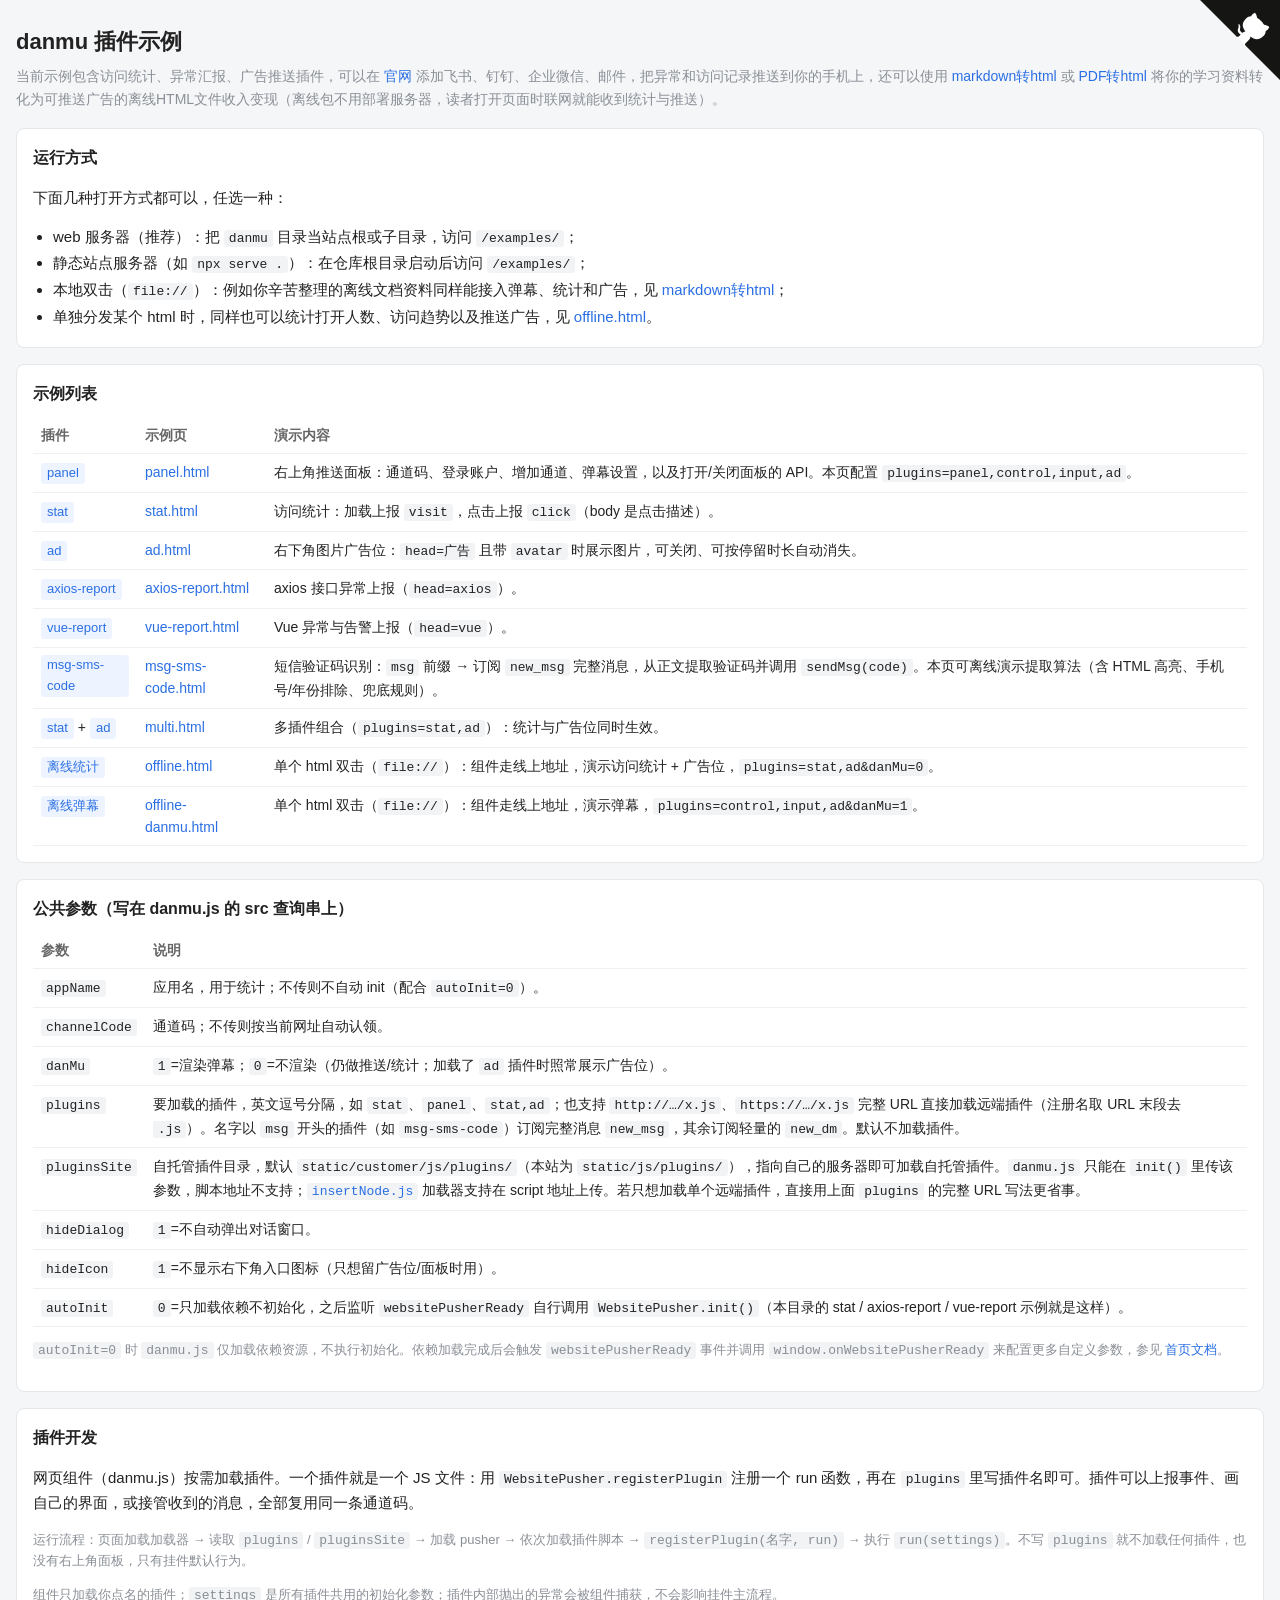
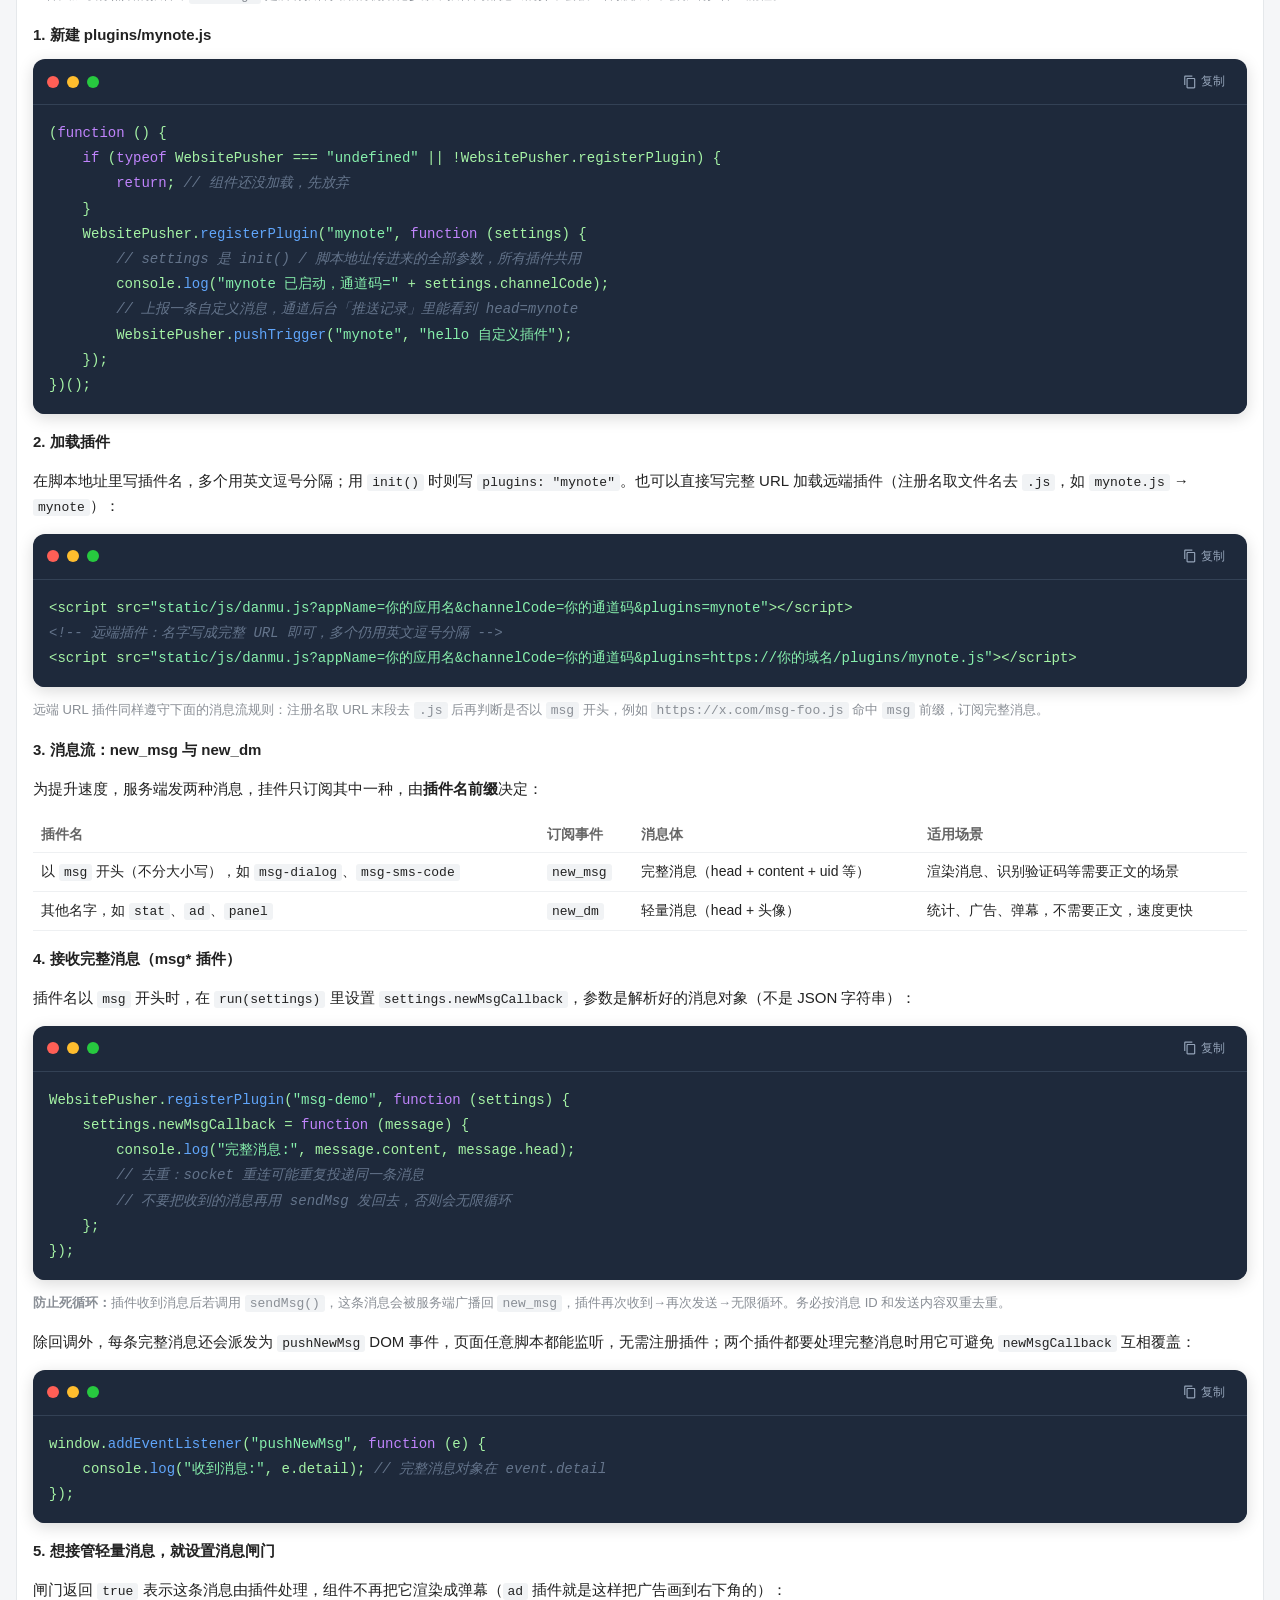
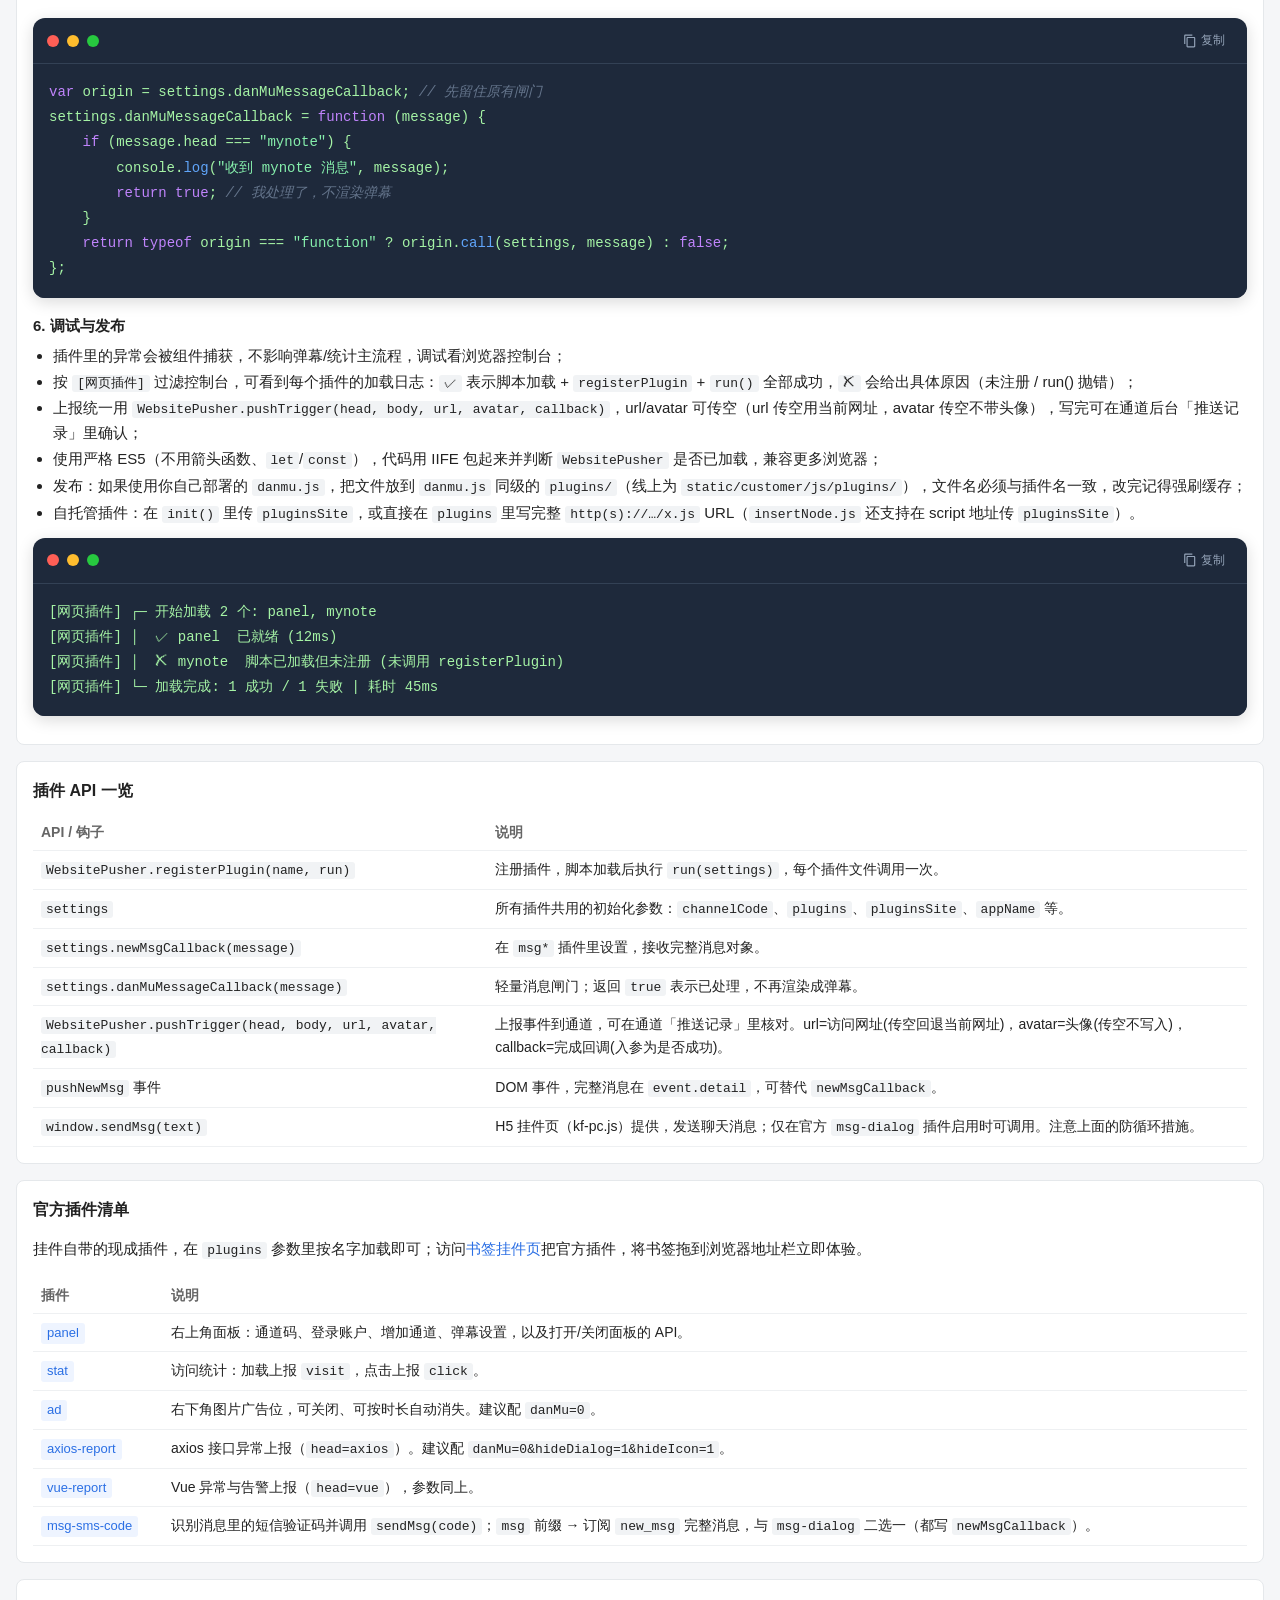
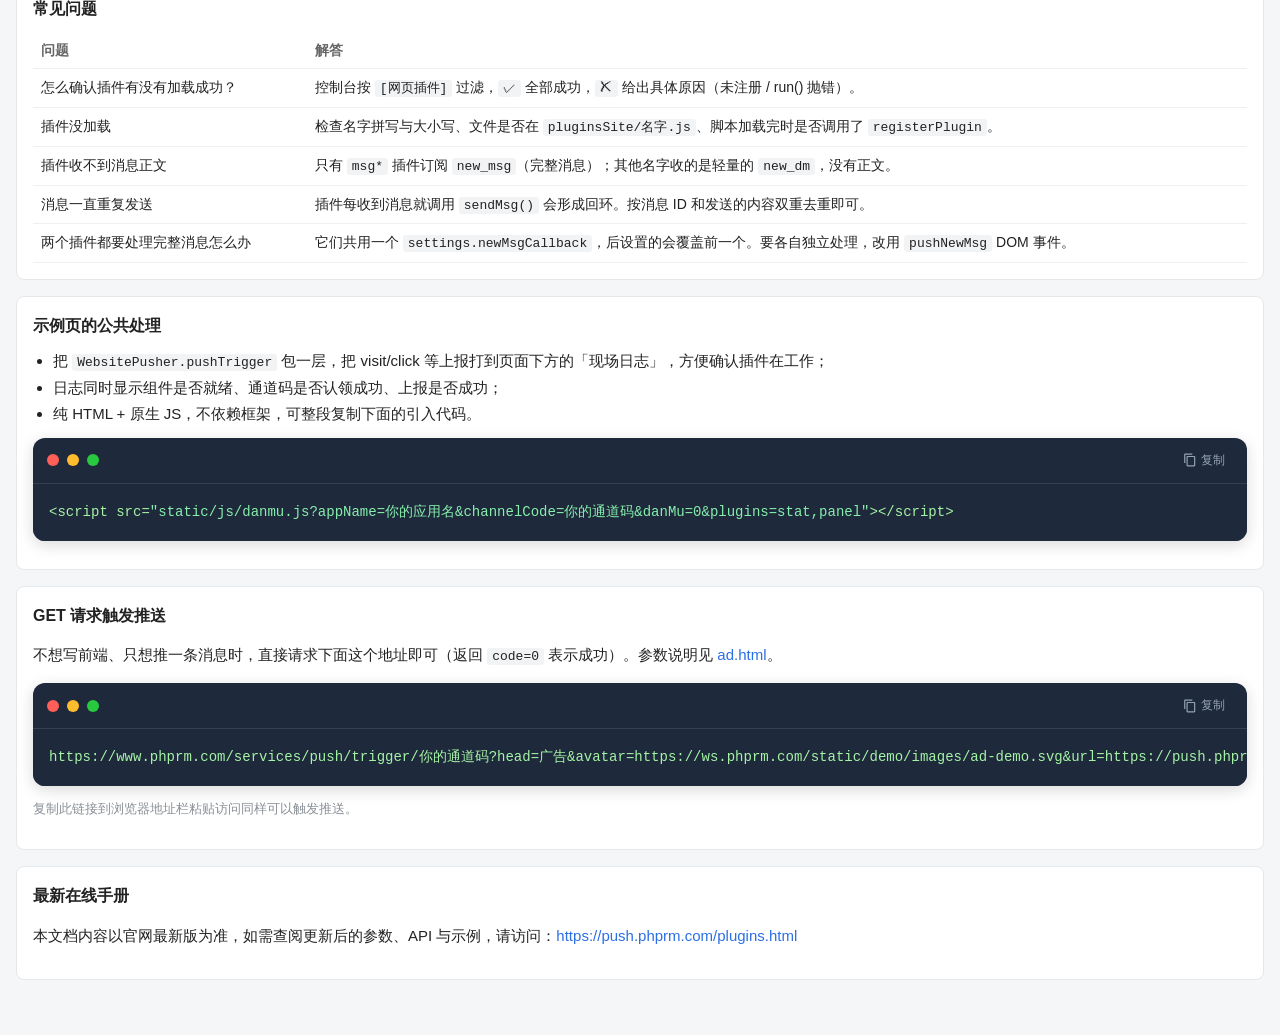
<file: examples/index.html>
<!doctype html>
<html lang="zh-cn">
<head>
  <meta charset="utf-8">
  <title>danmu 插件示例总览</title>
  <meta name="viewport" content="width=device-width,initial-scale=1">
  <style>
    body{margin:0;background:#f5f6f8;color:#222;font:15px/1.6 -apple-system,BlinkMacSystemFont,"Segoe UI","Helvetica Neue",Arial,"PingFang SC","Microsoft YaHei",sans-serif;}
    .wrap{max-width:1568px;margin:0 auto;padding:24px 16px 72px;}
    h1{font-size:22px;margin:0 0 6px;}
    .sub{color:#8a8f96;font-size:14px;margin:0 0 18px;}
    .card{background:#fff;border:1px solid #e5e8eb;border-radius:8px;padding:16px;margin-bottom:16px;}
    .card h2{font-size:16px;margin:0 0 10px;}
    code{background:#f1f3f5;padding:1px 5px;border-radius:3px;font-family:Consolas,Menlo,monospace;font-size:13px;}
    code.block{display:block;padding:10px 12px;margin:8px 0;overflow:auto;white-space:pre;}
    .step{margin:16px 0 6px;font-size:15px;font-weight:600;}
    table{width:100%;border-collapse:collapse;font-size:14px;}
    th,td{border-bottom:1px solid #eef0f2;padding:7px 8px;text-align:left;vertical-align:top;}
    th{color:#666;font-weight:600;white-space:nowrap;}
    a{color:#2b6fe4;text-decoration:none;}
    a:hover{text-decoration:underline;}
    .hint{font-size:13px;color:#8a8f96;}
    ul{margin:6px 0 0 20px;padding:0;}
    li{margin:2px 0;}
    .tag{display:inline-block;padding:0 6px;border-radius:3px;background:#eef4ff;color:#2b6fe4;font-size:13px;}
    /* >>cb-theme */
    /* code block: terminal style with copy button */
    .cb{position:relative;margin:12px 0;background:#1e293b;border-radius:12px;overflow:hidden;box-shadow:0 4px 16px rgba(0,0,0,.15);}
    .cb-head{display:flex;align-items:center;justify-content:space-between;padding:10px 14px;border-bottom:1px solid #334155;}
    .cb-dots{display:flex;gap:8px;}
    .cb-dots i{width:12px;height:12px;border-radius:50%;display:inline-block;}
    .cb-dots .r{background:#ff5f56;}
    .cb-dots .y{background:#ffbd2e;}
    .cb-dots .g{background:#27c93f;}
    .cb-btn{display:flex;align-items:center;gap:4px;background:none;border:none;color:#94a3b8;font-size:12px;padding:4px 8px;border-radius:4px;cursor:pointer;transition:all .15s;font-family:inherit;}
    .cb-btn:hover{background:#334155;color:#e2e8f0;}
    .cb-btn svg{width:14px;height:14px;fill:currentColor;}
    .cb-body{display:block;margin:0;padding:16px;background:#1e293b;border-radius:0;color:#a5f3a5;font:14px/1.8 Consolas,Monaco,"Courier New",monospace;white-space:pre;overflow-x:auto;}
    .cb-body .k{color:#c084fc;}
    .cb-body .s{color:#86efac;}
    .cb-body .c{color:#64748b;font-style:italic;}
    .cb-body .fn{color:#60a5fa;}
    /* <<cb-theme */
    /* GitHub 角标 */
    .github-corner:hover .octo-arm{animation:octocat-wave 560ms ease-in-out;}
    @keyframes octocat-wave{0%,100%{transform:rotate(0);}20%,60%{transform:rotate(-25deg);}40%,80%{transform:rotate(10deg);}}
    @media (max-width:500px){.github-corner:hover .octo-arm{animation:none;}.github-corner .octo-arm{animation:octocat-wave 560ms ease-in-out;}}
  </style>
</head>
<body>
<!-- GitHub 角标（与首页一致） -->
<a href="https://github.com/teakong/danmu" class="github-corner" target="_blank" rel="noopener" aria-label="View source on GitHub"><svg width="80" height="80" viewBox="0 0 250 250" style="fill:#151513; color:#fff; position: absolute; top: 0; border: 0; right: 0; z-index: 9999;" aria-hidden="true"><path d="M0,0 L115,115 L130,115 L142,142 L250,250 L250,0 Z"/><path d="M128.3,109.0 C113.8,99.7 119.0,89.6 119.0,89.6 C122.0,82.7 120.5,78.6 120.5,78.6 C119.2,72.0 123.4,76.3 123.4,76.3 C127.3,80.9 125.5,87.3 125.5,87.3 C122.9,97.6 130.6,101.9 134.4,103.2" fill="currentColor" style="transform-origin: 130px 106px;" class="octo-arm"/><path d="M115.0,115.0 C114.9,115.1 118.7,116.5 119.8,115.4 L133.7,101.6 C136.9,99.2 139.9,98.4 142.2,98.6 C133.8,88.0 127.5,74.4 143.8,58.0 C148.5,53.4 154.0,51.2 159.7,51.0 C160.3,49.4 163.2,43.6 171.4,40.1 C171.4,40.1 176.1,42.5 178.8,56.2 C183.1,58.6 187.2,61.8 190.9,65.4 C194.5,69.0 197.7,73.2 200.1,77.6 C213.8,80.2 216.3,84.9 216.3,84.9 C212.7,93.1 206.9,96.0 205.4,96.6 C205.1,102.4 203.0,107.8 198.3,112.5 C181.9,128.9 168.3,122.5 157.7,114.1 C157.9,116.9 156.7,120.9 152.7,124.9 L141.0,136.5 C139.8,137.7 141.6,141.9 141.8,141.8 Z" fill="currentColor" class="octo-body"/></svg></a>

<div class="wrap">
  <h1>danmu 插件示例</h1>
  <p class="sub">当前示例包含访问统计、异常汇报、广告推送插件，可以在 <a href="https://push.phprm.com/message.html" target="_blank" rel="noopener noreferrer">官网</a> 添加飞书、钉钉、企业微信、邮件，把异常和访问记录推送到你的手机上，还可以使用 <a href="md2html/index.html" target="_blank" rel="noopener noreferrer">markdown转html</a> 或 <a href="https://www.phprm.com/develop/pdf-html.html" target="_blank" rel="noopener noreferrer">PDF转html</a> 将你的学习资料转化为可推送广告的离线HTML文件收入变现（离线包不用部署服务器，读者打开页面时联网就能收到统计与推送）。</p>

  <div class="card">
    <h2>运行方式</h2>
    <p>下面几种打开方式都可以，任选一种：</p>
    <ul>
      <li>web 服务器（推荐）：把 <code>danmu</code> 目录当站点根或子目录，访问 <code>/examples/</code>；</li>
      <li>静态站点服务器（如 <code>npx serve .</code>）：在仓库根目录启动后访问 <code>/examples/</code>；</li>
      <li>本地双击（<code>file://</code>）：例如你辛苦整理的离线文档资料同样能接入弹幕、统计和广告，见 <a href="md2html/index.html" target="_blank" rel="noopener">markdown转html</a>；</li>
      <li>单独分发某个 html 时，同样也可以统计打开人数、访问趋势以及推送广告，见 <a href="offline.html" target="_blank" rel="noopener">offline.html</a>。</li>
    </ul>
  </div>

  <div class="card">
    <h2>示例列表</h2>
    <table>
      <tr><th>插件</th><th>示例页</th><th>演示内容</th></tr>
      <tr>
        <td><span class="tag">panel</span></td>
        <td><a href="panel.html" target="_blank" rel="noopener">panel.html</a></td>
        <td>右上角推送面板：通道码、登录账户、增加通道、弹幕设置，以及打开/关闭面板的 API。本页配置 <code>plugins=panel,control,input,ad</code>。</td>
      </tr>
      <tr>
        <td><span class="tag">stat</span></td>
        <td><a href="stat.html" target="_blank" rel="noopener">stat.html</a></td>
        <td>访问统计：加载上报 <code>visit</code>，点击上报 <code>click</code>（body 是点击描述）。</td>
      </tr>
      <tr>
        <td><span class="tag">ad</span></td>
        <td><a href="ad.html" target="_blank" rel="noopener">ad.html</a></td>
        <td>右下角图片广告位：<code>head=广告</code> 且带 <code>avatar</code> 时展示图片，可关闭、可按停留时长自动消失。</td>
      </tr>
      <tr>
        <td><span class="tag">axios-report</span></td>
        <td><a href="axios-report.html" target="_blank" rel="noopener">axios-report.html</a></td>
        <td>axios 接口异常上报（<code>head=axios</code>）。</td>
      </tr>
      <tr>
        <td><span class="tag">vue-report</span></td>
        <td><a href="vue-report.html" target="_blank" rel="noopener">vue-report.html</a></td>
        <td>Vue 异常与告警上报（<code>head=vue</code>）。</td>
      </tr>
      <tr>
        <td><span class="tag">msg-sms-code</span></td>
        <td><a href="msg-sms-code.html" target="_blank" rel="noopener">msg-sms-code.html</a></td>
        <td>短信验证码识别：<code>msg</code> 前缀 → 订阅 <code>new_msg</code> 完整消息，从正文提取验证码并调用 <code>sendMsg(code)</code>。本页可离线演示提取算法（含 HTML 高亮、手机号/年份排除、兜底规则）。</td>
      </tr>
      <tr>
        <td><span class="tag">stat</span> + <span class="tag">ad</span></td>
        <td><a href="multi.html" target="_blank" rel="noopener">multi.html</a></td>
        <td>多插件组合（<code>plugins=stat,ad</code>）：统计与广告位同时生效。</td>
      </tr>
      <tr>
        <td><span class="tag">离线统计</span></td>
        <td><a href="offline.html" target="_blank" rel="noopener">offline.html</a></td>
        <td>单个 html 双击（<code>file://</code>）：组件走线上地址，演示访问统计 + 广告位，<code>plugins=stat,ad&amp;danMu=0</code>。</td>
      </tr>
      <tr>
        <td><span class="tag">离线弹幕</span></td>
        <td><a href="offline-danmu.html" target="_blank" rel="noopener">offline-danmu.html</a></td>
        <td>单个 html 双击（<code>file://</code>）：组件走线上地址，演示弹幕，<code>plugins=control,input,ad&amp;danMu=1</code>。</td>
      </tr>
    </table>
  </div>

  <div class="card">
    <h2>公共参数（写在 danmu.js 的 src 查询串上）</h2>
    <table>
      <tr><th>参数</th><th>说明</th></tr>
      <tr><td><code>appName</code></td><td>应用名，用于统计；不传则不自动 init（配合 <code>autoInit=0</code>）。</td></tr>
      <tr><td><code>channelCode</code></td><td>通道码；不传则按当前网址自动认领。</td></tr>
      <tr><td><code>danMu</code></td><td><code>1</code>=渲染弹幕；<code>0</code>=不渲染（仍做推送/统计；加载了 <code>ad</code> 插件时照常展示广告位）。</td></tr>
      <tr><td><code>plugins</code></td><td>要加载的插件，英文逗号分隔，如 <code>stat</code>、<code>panel</code>、<code>stat,ad</code>；也支持 <code>http://…/x.js</code>、<code>https://…/x.js</code> 完整 URL 直接加载远端插件（注册名取 URL 末段去 <code>.js</code>）。名字以 <code>msg</code> 开头的插件（如 <code>msg-sms-code</code>）订阅完整消息 <code>new_msg</code>，其余订阅轻量的 <code>new_dm</code>。默认不加载插件。</td></tr>
      <tr><td><code>pluginsSite</code></td><td>自托管插件目录，默认 <code>static/customer/js/plugins/</code>（本站为 <code>static/js/plugins/</code>），指向自己的服务器即可加载自托管插件。<code>danmu.js</code> 只能在 <code>init()</code> 里传该参数，脚本地址不支持；<a href="https://push.phprm.com/plugins.html" target="_blank" rel="noopener noreferrer"><code>insertNode.js</code></a> 加载器支持在 script 地址上传。若只想加载单个远端插件，直接用上面 <code>plugins</code> 的完整 URL 写法更省事。</td></tr>
      <tr><td><code>hideDialog</code></td><td><code>1</code>=不自动弹出对话窗口。</td></tr>
      <tr><td><code>hideIcon</code></td><td><code>1</code>=不显示右下角入口图标（只想留广告位/面板时用）。</td></tr>
      <tr><td><code>autoInit</code></td><td><code>0</code>=只加载依赖不初始化，之后监听 <code>websitePusherReady</code> 自行调用 <code>WebsitePusher.init()</code>（本目录的 stat / axios-report / vue-report 示例就是这样）。</td></tr>
    </table>
    <p class="hint"><code>autoInit=0</code> 时 <code>danmu.js</code> 仅加载依赖资源，不执行初始化。依赖加载完成后会触发 <code>websitePusherReady</code> 事件并调用 <code>window.onWebsitePusherReady</code> 来配置更多自定义参数，参见 <a href="../index.html" target="_blank" rel="noopener">首页文档</a>。</p>
  </div>

  <div class="card">
    <h2>插件开发</h2>
    <p>网页组件（danmu.js）按需加载插件。一个插件就是一个 JS 文件：用 <code>WebsitePusher.registerPlugin</code> 注册一个 run 函数，再在 <code>plugins</code> 里写插件名即可。插件可以上报事件、画自己的界面，或接管收到的消息，全部复用同一条通道码。</p>
    <p class="hint">运行流程：页面加载加载器 → 读取 <code>plugins</code> / <code>pluginsSite</code> → 加载 pusher → 依次加载插件脚本 → <code>registerPlugin(名字, run)</code> → 执行 <code>run(settings)</code>。不写 <code>plugins</code> 就不加载任何插件，也没有右上角面板，只有挂件默认行为。</p>
    <p class="hint">组件只加载你点名的插件；<code>settings</code> 是所有插件共用的初始化参数；插件内部抛出的异常会被组件捕获，不会影响挂件主流程。</p>

    <h3 class="step">1. 新建 plugins/mynote.js</h3>
    <div class="cb"><div class="cb-head"><span class="cb-dots"><i class="r"></i><i class="y"></i><i class="g"></i></span><button type="button" class="cb-btn" data-copy="codePlugin"><svg viewBox="0 0 24 24"><path d="M16 1H4c-1.1 0-2 .9-2 2v14h2V3h12V1zm3 4H8c-1.1 0-2 .9-2 2v14c0 1.1.9 2 2 2h11c1.1 0 2-.9 2-2V7c0-1.1-.9-2-2-2zm0 16H8V7h11v14z"/></svg><span>复制</span></button></div><pre class="cb-body" id="codePlugin">(function () {
    if (typeof WebsitePusher === "undefined" || !WebsitePusher.registerPlugin) {
        return; // 组件还没加载，先放弃
    }
    WebsitePusher.registerPlugin("mynote", function (settings) {
        // settings 是 init() / 脚本地址传进来的全部参数，所有插件共用
        console.log("mynote 已启动，通道码=" + settings.channelCode);
        // 上报一条自定义消息，通道后台「推送记录」里能看到 head=mynote
        WebsitePusher.pushTrigger("mynote", "hello 自定义插件");
    });
})();</pre></div>

    <h3 class="step">2. 加载插件</h3>
    <p>在脚本地址里写插件名，多个用英文逗号分隔；用 <code>init()</code> 时则写 <code>plugins: "mynote"</code>。也可以直接写完整 URL 加载远端插件（注册名取文件名去 <code>.js</code>，如 <code>mynote.js</code> → <code>mynote</code>）：</p>
    <div class="cb"><div class="cb-head"><span class="cb-dots"><i class="r"></i><i class="y"></i><i class="g"></i></span><button type="button" class="cb-btn" data-copy="codeLoad"><svg viewBox="0 0 24 24"><path d="M16 1H4c-1.1 0-2 .9-2 2v14h2V3h12V1zm3 4H8c-1.1 0-2 .9-2 2v14c0 1.1.9 2 2 2h11c1.1 0 2-.9 2-2V7c0-1.1-.9-2-2-2zm0 16H8V7h11v14z"/></svg><span>复制</span></button></div><pre class="cb-body" id="codeLoad">&lt;script src="static/js/danmu.js?appName=你的应用名&amp;channelCode=你的通道码&amp;plugins=mynote"&gt;&lt;/script&gt;
&lt;!-- 远端插件：名字写成完整 URL 即可，多个仍用英文逗号分隔 --&gt;
&lt;script src="static/js/danmu.js?appName=你的应用名&amp;channelCode=你的通道码&amp;plugins=https://你的域名/plugins/mynote.js"&gt;&lt;/script&gt;</pre></div>
    <p class="hint">远端 URL 插件同样遵守下面的消息流规则：注册名取 URL 末段去 <code>.js</code> 后再判断是否以 <code>msg</code> 开头，例如 <code>https://x.com/msg-foo.js</code> 命中 <code>msg</code> 前缀，订阅完整消息。</p>

    <h3 class="step">3. 消息流：new_msg 与 new_dm</h3>
    <p>为提升速度，服务端发两种消息，挂件只订阅其中一种，由<strong>插件名前缀</strong>决定：</p>
    <table>
      <tr><th>插件名</th><th>订阅事件</th><th>消息体</th><th>适用场景</th></tr>
      <tr><td>以 <code>msg</code> 开头（不分大小写），如 <code>msg-dialog</code>、<code>msg-sms-code</code></td><td><code>new_msg</code></td><td>完整消息（head + content + uid 等）</td><td>渲染消息、识别验证码等需要正文的场景</td></tr>
      <tr><td>其他名字，如 <code>stat</code>、<code>ad</code>、<code>panel</code></td><td><code>new_dm</code></td><td>轻量消息（head + 头像）</td><td>统计、广告、弹幕，不需要正文，速度更快</td></tr>
    </table>

    <h3 class="step">4. 接收完整消息（msg* 插件）</h3>
    <p>插件名以 <code>msg</code> 开头时，在 <code>run(settings)</code> 里设置 <code>settings.newMsgCallback</code>，参数是解析好的消息对象（不是 JSON 字符串）：</p>
    <div class="cb"><div class="cb-head"><span class="cb-dots"><i class="r"></i><i class="y"></i><i class="g"></i></span><button type="button" class="cb-btn" data-copy="codeMsg"><svg viewBox="0 0 24 24"><path d="M16 1H4c-1.1 0-2 .9-2 2v14h2V3h12V1zm3 4H8c-1.1 0-2 .9-2 2v14c0 1.1.9 2 2 2h11c1.1 0 2-.9 2-2V7c0-1.1-.9-2-2-2zm0 16H8V7h11v14z"/></svg><span>复制</span></button></div><pre class="cb-body" id="codeMsg">WebsitePusher.registerPlugin("msg-demo", function (settings) {
    settings.newMsgCallback = function (message) {
        console.log("完整消息:", message.content, message.head);
        // 去重：socket 重连可能重复投递同一条消息
        // 不要把收到的消息再用 sendMsg 发回去，否则会无限循环
    };
});</pre></div>
    <p class="hint"><strong>防止死循环：</strong>插件收到消息后若调用 <code>sendMsg()</code>，这条消息会被服务端广播回 <code>new_msg</code>，插件再次收到→再次发送→无限循环。务必按消息 ID 和发送内容双重去重。</p>
    <p>除回调外，每条完整消息还会派发为 <code>pushNewMsg</code> DOM 事件，页面任意脚本都能监听，无需注册插件；两个插件都要处理完整消息时用它可避免 <code>newMsgCallback</code> 互相覆盖：</p>
    <div class="cb"><div class="cb-head"><span class="cb-dots"><i class="r"></i><i class="y"></i><i class="g"></i></span><button type="button" class="cb-btn" data-copy="codeEvent"><svg viewBox="0 0 24 24"><path d="M16 1H4c-1.1 0-2 .9-2 2v14h2V3h12V1zm3 4H8c-1.1 0-2 .9-2 2v14c0 1.1.9 2 2 2h11c1.1 0 2-.9 2-2V7c0-1.1-.9-2-2-2zm0 16H8V7h11v14z"/></svg><span>复制</span></button></div><pre class="cb-body" id="codeEvent">window.addEventListener("pushNewMsg", function (e) {
    console.log("收到消息:", e.detail); // 完整消息对象在 event.detail
});</pre></div>

    <h3 class="step">5. 想接管轻量消息，就设置消息闸门</h3>
    <p>闸门返回 <code>true</code> 表示这条消息由插件处理，组件不再把它渲染成弹幕（<code>ad</code> 插件就是这样把广告画到右下角的）：</p>
    <div class="cb"><div class="cb-head"><span class="cb-dots"><i class="r"></i><i class="y"></i><i class="g"></i></span><button type="button" class="cb-btn" data-copy="codeGate"><svg viewBox="0 0 24 24"><path d="M16 1H4c-1.1 0-2 .9-2 2v14h2V3h12V1zm3 4H8c-1.1 0-2 .9-2 2v14c0 1.1.9 2 2 2h11c1.1 0 2-.9 2-2V7c0-1.1-.9-2-2-2zm0 16H8V7h11v14z"/></svg><span>复制</span></button></div><pre class="cb-body" id="codeGate">var origin = settings.danMuMessageCallback; // 先留住原有闸门
settings.danMuMessageCallback = function (message) {
    if (message.head === "mynote") {
        console.log("收到 mynote 消息", message);
        return true; // 我处理了，不渲染弹幕
    }
    return typeof origin === "function" ? origin.call(settings, message) : false;
};</pre></div>

    <h3 class="step">6. 调试与发布</h3>
    <ul>
      <li>插件里的异常会被组件捕获，不影响弹幕/统计主流程，调试看浏览器控制台；</li>
      <li>按 <code>[网页插件]</code> 过滤控制台，可看到每个插件的加载日志：<code>✓</code> 表示脚本加载 + <code>registerPlugin</code> + <code>run()</code> 全部成功，<code>✗</code> 会给出具体原因（未注册 / run() 抛错）；</li>
      <li>上报统一用 <code>WebsitePusher.pushTrigger(head, body, url, avatar, callback)</code>，url/avatar 可传空（url 传空用当前网址，avatar 传空不带头像），写完可在通道后台「推送记录」里确认；</li>
      <li>使用严格 ES5（不用箭头函数、<code>let</code>/<code>const</code>），代码用 IIFE 包起来并判断 <code>WebsitePusher</code> 是否已加载，兼容更多浏览器；</li>
      <li>发布：如果使用你自己部署的 <code>danmu.js</code>，把文件放到 <code>danmu.js</code> 同级的 <code>plugins/</code>（线上为 <code>static/customer/js/plugins/</code>），文件名必须与插件名一致，改完记得强刷缓存；</li>
      <li>自托管插件：在 <code>init()</code> 里传 <code>pluginsSite</code>，或直接在 <code>plugins</code> 里写完整 <code>http(s)://…/x.js</code> URL（<code>insertNode.js</code> 还支持在 script 地址传 <code>pluginsSite</code>）。</li>
    </ul>
    <div class="cb"><div class="cb-head"><span class="cb-dots"><i class="r"></i><i class="y"></i><i class="g"></i></span><button type="button" class="cb-btn" data-copy="codeLog"><svg viewBox="0 0 24 24"><path d="M16 1H4c-1.1 0-2 .9-2 2v14h2V3h12V1zm3 4H8c-1.1 0-2 .9-2 2v14c0 1.1.9 2 2 2h11c1.1 0 2-.9 2-2V7c0-1.1-.9-2-2-2zm0 16H8V7h11v14z"/></svg><span>复制</span></button></div><pre class="cb-body" id="codeLog">[网页插件] ┌─ 开始加载 2 个: panel, mynote
[网页插件] │  ✓ panel  已就绪 (12ms)
[网页插件] │  ✗ mynote  脚本已加载但未注册 (未调用 registerPlugin)
[网页插件] └─ 加载完成: 1 成功 / 1 失败 | 耗时 45ms</pre></div>
  </div>

  <div class="card">
    <h2>插件 API 一览</h2>
    <table>
      <tr><th>API / 钩子</th><th>说明</th></tr>
      <tr><td><code>WebsitePusher.registerPlugin(name, run)</code></td><td>注册插件，脚本加载后执行 <code>run(settings)</code>，每个插件文件调用一次。</td></tr>
      <tr><td><code>settings</code></td><td>所有插件共用的初始化参数：<code>channelCode</code>、<code>plugins</code>、<code>pluginsSite</code>、<code>appName</code> 等。</td></tr>
      <tr><td><code>settings.newMsgCallback(message)</code></td><td>在 <code>msg*</code> 插件里设置，接收完整消息对象。</td></tr>
      <tr><td><code>settings.danMuMessageCallback(message)</code></td><td>轻量消息闸门；返回 <code>true</code> 表示已处理，不再渲染成弹幕。</td></tr>
      <tr><td><code>WebsitePusher.pushTrigger(head, body, url, avatar, callback)</code></td><td>上报事件到通道，可在通道「推送记录」里核对。url=访问网址(传空回退当前网址)，avatar=头像(传空不写入)，callback=完成回调(入参为是否成功)。</td></tr>
      <tr><td><code>pushNewMsg</code> 事件</td><td>DOM 事件，完整消息在 <code>event.detail</code>，可替代 <code>newMsgCallback</code>。</td></tr>
      <tr><td><code>window.sendMsg(text)</code></td><td>H5 挂件页（kf-pc.js）提供，发送聊天消息；仅在官方 <code>msg-dialog</code> 插件启用时可调用。注意上面的防循环措施。</td></tr>
    </table>
  </div>

  <div class="card">
    <h2>官方插件清单</h2>
    <p>挂件自带的现成插件，在 <code>plugins</code> 参数里按名字加载即可；访问<a href="https://push.phprm.com/clipper.html" target="_blank" rel="noopener">书签挂件页</a>把官方插件，将书签拖到浏览器地址栏立即体验。</p>
    <table>
      <tr><th>插件</th><th>说明</th></tr>
      <tr><td><span class="tag">panel</span></td><td>右上角面板：通道码、登录账户、增加通道、弹幕设置，以及打开/关闭面板的 API。</td></tr>
      <tr><td><span class="tag">stat</span></td><td>访问统计：加载上报 <code>visit</code>，点击上报 <code>click</code>。</td></tr>
      <tr><td><span class="tag">ad</span></td><td>右下角图片广告位，可关闭、可按时长自动消失。建议配 <code>danMu=0</code>。</td></tr>
      <tr><td><span class="tag">axios-report</span></td><td>axios 接口异常上报（<code>head=axios</code>）。建议配 <code>danMu=0&amp;hideDialog=1&amp;hideIcon=1</code>。</td></tr>
      <tr><td><span class="tag">vue-report</span></td><td>Vue 异常与告警上报（<code>head=vue</code>），参数同上。</td></tr>
      <tr><td><span class="tag">msg-sms-code</span></td><td>识别消息里的短信验证码并调用 <code>sendMsg(code)</code>；<code>msg</code> 前缀 → 订阅 <code>new_msg</code> 完整消息，与 <code>msg-dialog</code> 二选一（都写 <code>newMsgCallback</code>）。</td></tr>
    </table>
  </div>

  <div class="card">
    <h2>常见问题</h2>
    <table>
      <tr><th>问题</th><th>解答</th></tr>
      <tr><td>怎么确认插件有没有加载成功？</td><td>控制台按 <code>[网页插件]</code> 过滤，<code>✓</code> 全部成功，<code>✗</code> 给出具体原因（未注册 / run() 抛错）。</td></tr>
      <tr><td>插件没加载</td><td>检查名字拼写与大小写、文件是否在 <code>pluginsSite/名字.js</code>、脚本加载完时是否调用了 <code>registerPlugin</code>。</td></tr>
      <tr><td>插件收不到消息正文</td><td>只有 <code>msg*</code> 插件订阅 <code>new_msg</code>（完整消息）；其他名字收的是轻量的 <code>new_dm</code>，没有正文。</td></tr>
      <tr><td>消息一直重复发送</td><td>插件每收到消息就调用 <code>sendMsg()</code> 会形成回环。按消息 ID 和发送的内容双重去重即可。</td></tr>
      <tr><td>两个插件都要处理完整消息怎么办</td><td>它们共用一个 <code>settings.newMsgCallback</code>，后设置的会覆盖前一个。要各自独立处理，改用 <code>pushNewMsg</code> DOM 事件。</td></tr>
    </table>
  </div>

  <div class="card">
    <h2>示例页的公共处理</h2>
    <ul>
      <li>把 <code>WebsitePusher.pushTrigger</code> 包一层，把 visit/click 等上报打到页面下方的「现场日志」，方便确认插件在工作；</li>
      <li>日志同时显示组件是否就绪、通道码是否认领成功、上报是否成功；</li>
      <li>纯 HTML + 原生 JS，不依赖框架，可整段复制下面的引入代码。</li>
    </ul>
    <div class="cb"><div class="cb-head"><span class="cb-dots"><i class="r"></i><i class="y"></i><i class="g"></i></span><button type="button" class="cb-btn" data-copy="codeIntro"><svg viewBox="0 0 24 24"><path d="M16 1H4c-1.1 0-2 .9-2 2v14h2V3h12V1zm3 4H8c-1.1 0-2 .9-2 2v14c0 1.1.9 2 2 2h11c1.1 0 2-.9 2-2V7c0-1.1-.9-2-2-2zm0 16H8V7h11v14z"/></svg><span>复制</span></button></div><pre class="cb-body" id="codeIntro">&lt;script src="static/js/danmu.js?appName=你的应用名&amp;channelCode=你的通道码&amp;danMu=0&amp;plugins=stat,panel"&gt;&lt;/script&gt;</pre></div>
  </div>

  <div class="card">
    <h2>GET 请求触发推送</h2>
    <p>不想写前端、只想推一条消息时，直接请求下面这个地址即可（返回 <code>code=0</code> 表示成功）。参数说明见 <a href="ad.html" target="_blank" rel="noopener">ad.html</a>。</p>
    <div class="cb"><div class="cb-head"><span class="cb-dots"><i class="r"></i><i class="y"></i><i class="g"></i></span><button type="button" class="cb-btn" data-copy="codeGet"><svg viewBox="0 0 24 24"><path d="M16 1H4c-1.1 0-2 .9-2 2v14h2V3h12V1zm3 4H8c-1.1 0-2 .9-2 2v14c0 1.1.9 2 2 2h11c1.1 0 2-.9 2-2V7c0-1.1-.9-2-2-2zm0 16H8V7h11v14z"/></svg><span>复制</span></button></div><pre class="cb-body" id="codeGet">https://www.phprm.com/services/push/trigger/你的通道码?head=广告&amp;avatar=https://ws.phprm.com/static/demo/images/ad-demo.svg&amp;url=https://push.phprm.com/&amp;hold=30</pre></div>
    <p class="hint">复制此链接到浏览器地址栏粘贴访问同样可以触发推送。</p>
  </div>

  <div class="card">
    <h2>最新在线手册</h2>
    <p>本文档内容以官网最新版为准，如需查阅更新后的参数、API 与示例，请访问：<a href="https://push.phprm.com/plugins.html" target="_blank" rel="noopener noreferrer">https://push.phprm.com/plugins.html</a></p>
  </div>
</div>

<script>
  /* code block: auto header + copy button + light syntax highlight */
  (function () {
    function esc(s) {
      return String(s).replace(/&/g, "&amp;").replace(/</g, "&lt;").replace(/>/g, "&gt;");
    }
    var TOKEN = /(\/\/[^\n]*|\/\*[\s\S]*?\*\/|<!--[\s\S]*?-->)|("(?:[^"\\]|\\.)*"|'(?:[^'\\]|\\.)*')|\b(function|return|var|let|const|if|else|for|while|new|typeof|true|false|null|undefined)\b|([A-Za-z_$][\w$]*)(?=\s*\()/g;
  function highlight(src) {
    src = String(src);
    TOKEN.lastIndex = 0;
    var out = "", last = 0, m;
    while ((m = TOKEN.exec(src)) !== null) {
      out += esc(src.slice(last, m.index));
      if (m[1]) {
        if (src.charAt(m.index - 1) === ":") { out += esc(m[1]); }
        else { out += '<span class="c">' + esc(m[1]) + '</span>'; }
      } else if (m[2]) {
        out += '<span class="s">' + esc(m[2]) + '</span>';
      } else if (m[3]) {
        out += '<span class="k">' + esc(m[3]) + '</span>';
      } else {
        out += '<span class="fn">' + esc(m[4]) + '</span>';
      }
      last = TOKEN.lastIndex;
    }
    out += esc(src.slice(last));
    return out;
  }
  function applyHl(body) {
    var text = body.textContent;
    if (body.__cbText === text) { return; }
    body.__cbText = text;
    body.innerHTML = highlight(text);
  }
  function copyText(text) {
    if (navigator.clipboard && navigator.clipboard.writeText) {
      return navigator.clipboard.writeText(text);
    }
    return new Promise(function (resolve, reject) {
      var ta = document.createElement("textarea");
      ta.value = text;
      ta.style.position = "fixed";
      ta.style.opacity = "0";
      document.body.appendChild(ta);
      ta.select();
      try {
        if (document.execCommand("copy")) { resolve(); } else { reject(new Error("copy failed")); }
      } catch (e) {
        reject(e);
      }
      document.body.removeChild(ta);
    });
  }
  function flash(btn, ok) {
    var label = btn.querySelector("span") || btn;
    label.textContent = ok ? "\u5df2\u590d\u5236" : "\u590d\u5236\u5931\u8d25";
    setTimeout(function () { label.textContent = "\u590d\u5236"; }, 1200);
  }
  function bind(btn, getText) {
    if (!btn || btn.getAttribute("data-bound")) { return; }
    btn.setAttribute("data-bound", "1");
    btn.addEventListener("click", function () {
      copyText(getText()).then(function () {
        flash(btn, true);
      }, function () {
        flash(btn, false);
      });
    });
  }
  var COPY_SVG = '<svg viewBox="0 0 24 24"><path d="M16 1H4c-1.1 0-2 .9-2 2v14h2V3h12V1zm3 4H8c-1.1 0-2 .9-2 2v14c0 1.1.9 2 2 2h11c1.1 0 2-.9 2-2V7c0-1.1-.9-2-2-2zm0 16H8V7h11v14z"/></svg>';
  function makeBtn() {
    var btn = document.createElement("button");
    btn.type = "button";
    btn.className = "cb-btn";
    btn.innerHTML = COPY_SVG + '<span>\u590d\u5236</span>';
    return btn;
  }
  Array.prototype.forEach.call(document.querySelectorAll("code.block"), function (el) {
    if (el.parentNode && el.parentNode.className && String(el.parentNode.className).indexOf("cb") === 0) { return; }
    var box = document.createElement("div");
    box.className = "cb";
    var head = document.createElement("div");
    head.className = "cb-head";
    var dots = document.createElement("span");
    dots.className = "cb-dots";
    dots.innerHTML = '<i class="r"></i><i class="y"></i><i class="g"></i>';
    head.appendChild(dots);
    head.appendChild(makeBtn());
    box.appendChild(head);
    el.parentNode.insertBefore(box, el);
    box.appendChild(el);
    el.classList.add("cb-body");
  });
  Array.prototype.forEach.call(document.querySelectorAll(".cb"), function (box) {
    var body = box.querySelector(".cb-body");
    var btn = box.querySelector(".cb-btn");
    if (body) {
      applyHl(body);
      if (window.MutationObserver) {
        new MutationObserver(function () { applyHl(body); })
                .observe(body, { childList: true, characterData: true, subtree: true });
      }
    }
    if (btn) {
      var id = btn.getAttribute("data-copy");
      bind(btn, function () {
        var target = id ? document.getElementById(id) : body;
        return target ? target.textContent : "";
      });
    }
  });
  })();
</script>
</body>
</html>
</file>
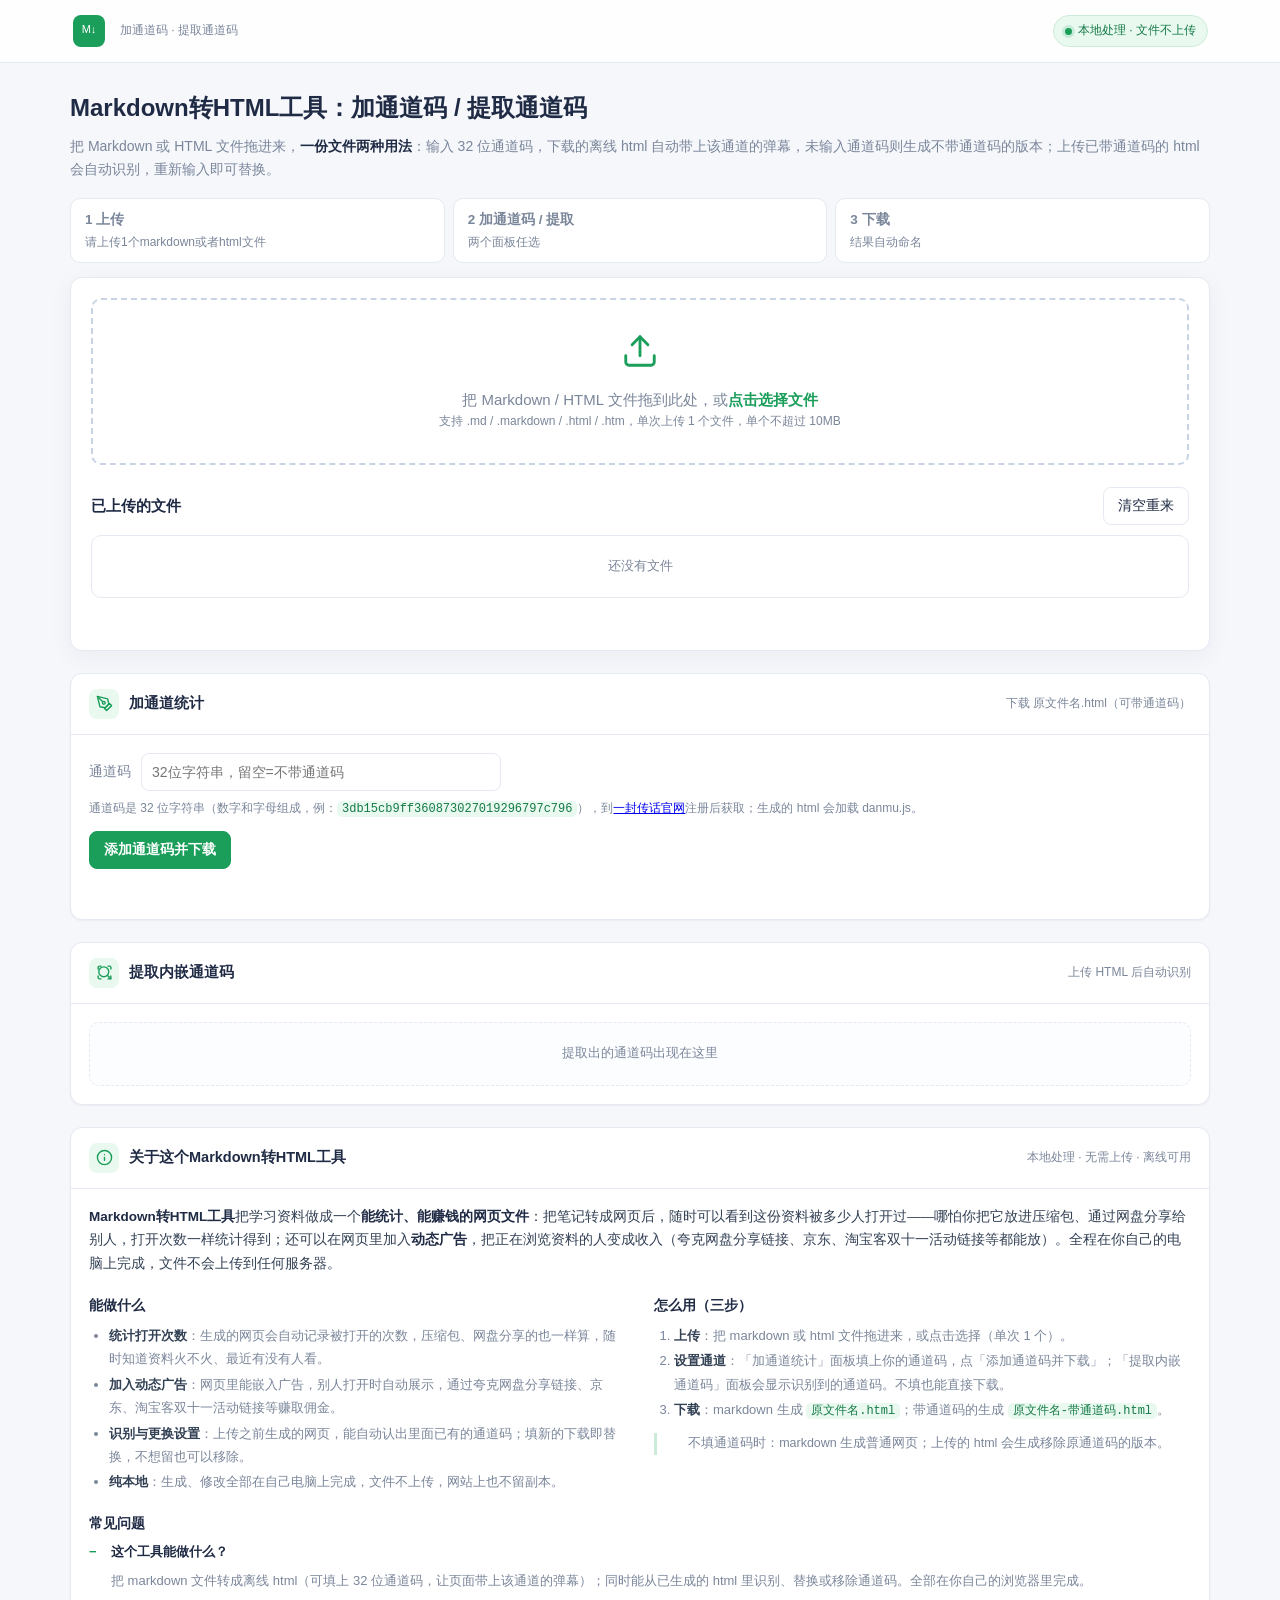
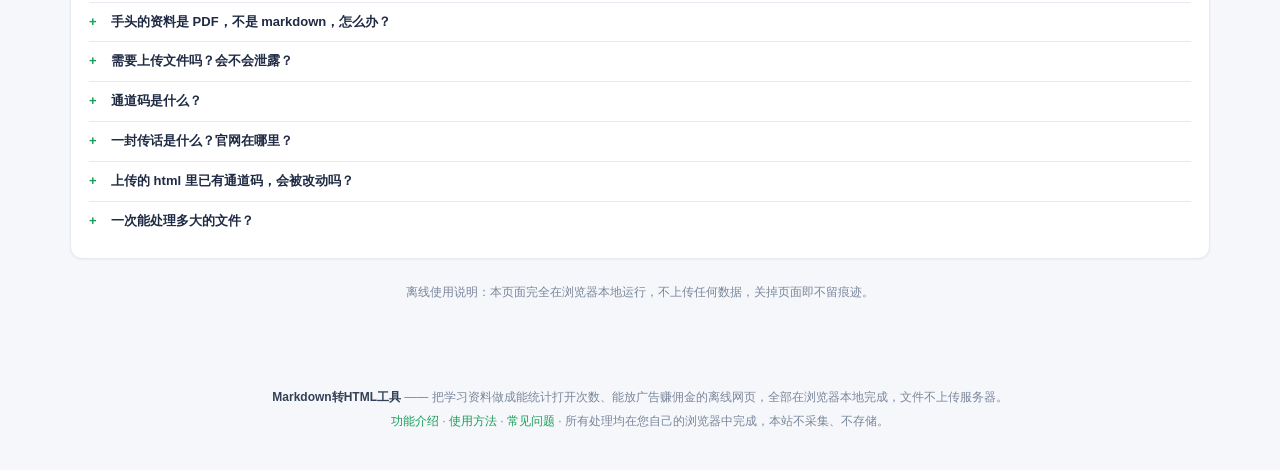
<file: examples/md2html/index.html>
<!DOCTYPE html>
<html lang="zh-CN">
<head>
<meta charset="UTF-8" />
<meta name="viewport" content="width=device-width, initial-scale=1.0" />
<meta name="description" content="纯前端 Markdown 转 HTML 工具：把 markdown 文件转成离线 html，可输入 32 位通道码生成带通道码的 html；上传已带通道码的 html 可自动识别并替换。全程浏览器本地运行，文件不上传服务器。" />
<title>Markdown转HTML工具 - 加通道码 / 提取通道码（本地处理，不上传）</title>
<meta name="theme-color" content="#1a9e5a" />

<link rel="stylesheet" href="css/style.css" />

<!-- 结构化数据：供搜索引擎与 AI 问答引擎引用（正文可见文字一致，勿写页面里没有的结论） -->
<!-- 页面上线后把 REPLACE-WITH-YOUR-DOMAIN 换成实际域名，同步改 @id / url 两处绝对地址 -->
<script type="application/ld+json">
{
  "@context": "https://schema.org",
  "@graph": [
    {
      "@type": "WebApplication",
      "@id": "https://REPLACE-WITH-YOUR-DOMAIN/md2html/#app",
      "name": "Markdown 转 HTML 工具",
      "alternateName": "加通道码 / 提取通道码",
      "url": "https://REPLACE-WITH-YOUR-DOMAIN/md2html/",
      "description": "纯前端 Markdown 转 HTML 工具：把 markdown 文件转成离线 html，可输入 32 位通道码生成带通道码的 html；上传已带通道码的 html 可自动识别并替换。全程浏览器本地运行，文件不上传服务器。",
      "applicationCategory": "UtilitiesApplication",
      "applicationSubCategory": "Markdown 转换",
      "operatingSystem": "任何现代浏览器（Chrome / Edge / Firefox / Safari），无需安装",
      "browserRequirements": "需要支持 JavaScript 与 FileReader 的浏览器",
      "inLanguage": "zh-CN",
      "isAccessibleForFree": true,
      "offers": { "@type": "Offer", "price": "0", "priceCurrency": "CNY" },
      "featureList": [
        "把 Markdown 或 HTML 文件拖入页面（或点击选择），单次 1 个文件，支持 .md / .markdown / .html / .htm，单个不超过 10MB",
        "输入 32 位通道码，点击「添加通道码并下载」，下载的离线 html 自动带上该通道的弹幕",
        "未输入通道码时，下载不带通道码的离线 html",
        "上传已带通道码的 html 时自动识别并展示其中的通道码",
        "上传已带通道码的 html 后重新输入通道码，下载即替换原通道码；留空下载则生成移除通道码的版本",
        "全程浏览器本地运行：Markdown 转换、通道码替换都在当前标签页完成，文件不上传服务器、网站上也不留副本"
      ]
    },
    {
      "@type": "FAQPage",
      "@id": "https://REPLACE-WITH-YOUR-DOMAIN/md2html/#faq",
      "mainEntity": [
        {
          "@type": "Question",
          "name": "这个工具能做什么？",
          "acceptedAnswer": { "@type": "Answer", "text": "把 markdown 文件转成离线 html（可填上 32 位通道码，让页面带上该通道的弹幕）；同时能从已生成的 html 里识别、替换或移除通道码。全部在你自己的浏览器里完成。" }
        },
        {
          "@type": "Question",
          "name": "需要上传文件吗？会不会泄露？",
          "acceptedAnswer": { "@type": "Answer", "text": "不需要。文件用浏览器本地读取，Markdown 转换、通道码替换全部在当前标签页内完成，服务器上不存文件、没有日志、也不用注册账号。关掉页面就什么都不剩。" }
        },
        {
          "@type": "Question",
          "name": "通道码是什么？",
          "acceptedAnswer": { "@type": "Answer", "text": "通道码是一封传话（聚合消息推送平台）的推送通道标识，32 位长度字符串（如 3db15cb9ff360873027019296797c796），在各通道中全局唯一。每个通道由一个通道码标识，无论日后更换聊天工具或接入方式，代码都不需要重写。通道码到一封传话官网注册后免费获取，生成的 html 会加载 danmu.js 的脚本，打开页面时需联网才能实时接收该通道的弹幕与消息。" }
        },
        {
          "@type": "Question",
          "name": "一封传话是什么？官网在哪里？",
          "acceptedAnswer": { "@type": "Answer", "text": "一封传话是面向开发者和团队的聚合消息推送平台：一次 HTTP 调用或一行网页 JS，即可把消息同时送达企业微信、钉钉、飞书、邮件、Bark、Telegram、Discord 和自定义 Webhook。除推送外还内置网站弹幕、网站访问统计与广告功能。详细介绍与在线体验请访问官网首页：https://push.phprm.com/index.html。" }
        },
        {
          "@type": "Question",
          "name": "上传的 html 里已有通道码，会被改动吗？",
          "acceptedAnswer": { "@type": "Answer", "text": "输入新通道码并下载时，原有通道码会被替换；不输入通道码直接下载时，会生成移除通道码的版本。除此之外文件的其他内容原样保留。" }
        },
        {
          "@type": "Question",
          "name": "一次能处理多大的文件？",
          "acceptedAnswer": { "@type": "Answer", "text": "单次上传 1 个文件，markdown 或 html 均可（.md / .markdown / .html / .htm），单个不超过 10MB。这是浏览器内存与响应时间给的余量，不是格式限制。" }
        }
      ]
    }
  ]
}
</script>
</head>
<body>
<header class="topbar">
  <div class="topbar-inner">
    <div class="logo" aria-hidden="true">
      <svg width="34" height="34" viewBox="0 0 34 34" role="img">
        <rect x="1" y="1" width="32" height="32" rx="8" fill="#1a9e5a"/>
        <text x="17" y="19" text-anchor="middle" font-size="11" fill="#fff" font-family="Arial">M↓</text>
      </svg>
    </div>
    <div class="brand"><p>加通道码 · 提取通道码</p></div>
    <div class="spacer"></div>
    <span class="pill"><span class="dot"></span>本地处理 · 文件不上传</span>
  </div>
</header>

<main class="container">
  <h1 class="title">Markdown转HTML工具：加通道码 / 提取通道码</h1>
  <p class="desc">把 Markdown 或 HTML 文件拖进来，<b>一份文件两种用法</b>：输入 32 位通道码，下载的离线 html 自动带上该通道的弹幕，未输入通道码则生成不带通道码的版本；上传已带通道码的 html 会自动识别，重新输入即可替换。</p>

  <ol class="steps">
    <li id="step1"><b>1 上传</b><span>请上传1个markdown或者html文件</span></li>
    <li id="step2"><b>2 加通道码 / 提取</b><span>两个面板任选</span></li>
    <li id="step3"><b>3 下载</b><span>结果自动命名</span></li>
  </ol>

  <div class="card">
    <div class="dropzone" id="dropzone">
      <svg class="dz-icon" viewBox="0 0 24 24" width="38" height="38" fill="none" stroke="currentColor"
           stroke-width="1.8" stroke-linecap="round" stroke-linejoin="round" aria-hidden="true">
        <path d="M21 15v4a2 2 0 0 1-2 2H5a2 2 0 0 1-2-2v-4" />
        <polyline points="17 8 12 3 7 8" />
        <line x1="12" y1="3" x2="12" y2="15" />
      </svg>
      <div class="dz-text">把 Markdown / HTML 文件拖到此处，或<span class="link">点击选择文件</span></div>
      <div class="hint">支持 .md / .markdown / .html / .htm，单次上传 1 个文件，单个不超过 10MB</div>
      <input type="file" id="fileInput" accept=".md,.markdown,.html,.htm,text/markdown,text/html" hidden />
    </div>

    <div class="list-head">
      <span>已上传的文件</span>
      <div class="list-actions"><button class="btn" id="btnReset">清空重来</button></div>
    </div>
    <div class="filelist" id="fileList"><p class="empty">还没有文件</p></div>
    <p class="status" id="uploadStatus" aria-live="polite"></p>
  </div>

  <section class="panel">
    <div class="panel-head">
      <span class="ic" aria-hidden="true">
        <svg width="17" height="17" viewBox="0 0 24 24" fill="none" stroke="currentColor" stroke-width="2" stroke-linecap="round" stroke-linejoin="round">
          <path d="M12 19l7-7 3 3-7 7-3-3z"/><path d="M18 13l-1.5-7.5L2 2l3.5 14.5L13 18l5-5z"/><path d="M2 2l7.586 7.586"/><circle cx="11" cy="11" r="2"/>
        </svg>
      </span>
      <h2>加通道统计</h2>
      <span class="hint">下载 原文件名.html（可带通道码）</span>
    </div>
    <div class="panel-body">
      <div class="row">
        <label class="lab" for="ccInput">通道码</label>
        <input type="text" id="ccInput" maxlength="32" placeholder="32位字符串，留空=不带通道码" />
      </div>
      <p class="hint">通道码是 32 位字符串（数字和字母组成，例：<code>3db15cb9ff360873027019296797c796</code>），到<a href="https://push.phprm.com/message.html" target="_blank">一封传话官网</a>注册后获取；生成的 html 会加载 danmu.js。</p>

      <div class="row" style="margin-top:12px">
        <button class="btn primary act" id="btnChannel">添加通道码并下载</button>
      </div>
      <p class="hint" id="adTip" hidden>打开下载的html页面后，点击链接：<a id="adLink" href="#" target="_blank" rel="noopener"></a></p>
      <p class="status" id="ccStatus" aria-live="polite"></p>
    </div>
  </section>

  <section class="panel">
    <div class="panel-head">
      <span class="ic" aria-hidden="true">
        <svg width="17" height="17" viewBox="0 0 24 24" fill="none" stroke="currentColor" stroke-width="2" stroke-linecap="round" stroke-linejoin="round">
          <circle cx="11" cy="11" r="7"/><path d="M21 21l-4.35-4.35"/><path d="M7 3H5a2 2 0 0 0-2 2v2"/><path d="M17 3h2a2 2 0 0 1 2 2v2"/><path d="M7 21H5a2 2 0 0 1-2-2v-2"/><path d="M17 21h2a2 2 0 0 0 2-2v-2"/>
        </svg>
      </span>
      <h2>提取内嵌通道码</h2>
      <span class="hint">上传 HTML 后自动识别</span>
    </div>
    <div class="panel-body">
      <div class="cc-show" id="ccShow"><p class="empty">提取出的通道码出现在这里</p></div>
    </div>
  </section>

  <section class="panel seo" aria-labelledby="t-seo">
    <div class="panel-head">
      <span class="ic" aria-hidden="true">
        <svg width="17" height="17" viewBox="0 0 24 24" fill="none" stroke="currentColor" stroke-width="2" stroke-linecap="round" stroke-linejoin="round">
          <circle cx="12" cy="12" r="10"/><path d="M12 16v-4"/><path d="M12 8h.01"/>
        </svg>
      </span>
      <h2 id="t-seo">关于这个Markdown转HTML工具</h2>
      <span class="hint">本地处理 · 无需上传 · 离线可用</span>
    </div>
    <div class="panel-body">
      <p class="lead"><b>Markdown转HTML工具</b>把学习资料做成一个<b>能统计、能赚钱的网页文件</b>：把笔记转成网页后，随时可以看到这份资料被多少人打开过——哪怕你把它放进压缩包、通过网盘分享给别人，打开次数一样统计得到；还可以在网页里加入<b>动态广告</b>，把正在浏览资料的人变成收入（夸克网盘分享链接、京东、淘宝客双十一活动链接等都能放）。全程在你自己的电脑上完成，文件不会上传到任何服务器。</p>

      <div class="seo-grid">
        <div>
          <h3>能做什么</h3>
          <ul>
            <li><b>统计打开次数</b>：生成的网页会自动记录被打开的次数，压缩包、网盘分享的也一样算，随时知道资料火不火、最近有没有人看。</li>
            <li><b>加入动态广告</b>：网页里能嵌入广告，别人打开时自动展示，通过夸克网盘分享链接、京东、淘宝客双十一活动链接等赚取佣金。</li>
            <li><b>识别与更换设置</b>：上传之前生成的网页，能自动认出里面已有的通道码；填新的下载即替换，不想留也可以移除。</li>
            <li><b>纯本地</b>：生成、修改全部在自己电脑上完成，文件不上传，网站上也不留副本。</li>
          </ul>
        </div>
        <div id="how">
          <h3>怎么用（三步）</h3>
          <ol>
            <li><b>上传</b>：把 markdown 或 html 文件拖进来，或点击选择（单次 1 个）。</li>
            <li><b>设置通道</b>：「加通道统计」面板填上你的通道码，点「添加通道码并下载」；「提取内嵌通道码」面板会显示识别到的通道码。不填也能直接下载。</li>
            <li><b>下载</b>：markdown 生成 <code>原文件名.html</code>；带通道码的生成 <code>原文件名-带通道码.html</code>。</li>
          </ol>
          <p class="note">不填通道码时：markdown 生成普通网页；上传的 html 会生成移除原通道码的版本。</p>
        </div>
      </div>

      <div id="faq">
        <h3>常见问题</h3>
        <details open>
          <summary>这个工具能做什么？</summary>
          <p class="faq-a">把 markdown 文件转成离线 html（可填上 32 位通道码，让页面带上该通道的弹幕）；同时能从已生成的 html 里识别、替换或移除通道码。全部在你自己的浏览器里完成。</p>
        </details>
        <details>
          <summary>手头的资料是 PDF，不是 markdown，怎么办？</summary>
          <p class="faq-a">先用 <a href="https://www.phprm.com/develop/pdf-html.html" target="_blank" rel="noopener">PDF转html</a> 把 PDF 转成离线 HTML（同样是浏览器里完成的<b>纯前端</b>工具），再把转出来的 html 传回本页填上通道码。之后有人下载打开就是一条访问记录，官网绑定飞书、钉钉、企业微信、邮箱后手机上实时收到访问提醒；离线包不用部署服务器，读者打开页面时联网就能持续给他推<b>广告图 + 链接</b>（<code>plugins=ad</code>，例如双十一活动页），点击跳转就是收入变现。</p>
        </details>
        <details>
          <summary>需要上传文件吗？会不会泄露？</summary>
          <p class="faq-a">不需要。文件用浏览器本地读取，Markdown 转换、通道码替换全部在当前标签页内完成，服务器上不存文件、没有日志、也不用注册账号。关掉页面就什么都不剩。</p>
        </details>
        <details>
          <summary>通道码是什么？</summary>
          <p class="faq-a">通道码是<b>一封传话</b>（聚合消息推送平台）的推送通道标识，32 位长度字符串（如 <code>3db15cb9ff360873027019296797c796</code>），在各通道中全局唯一。每个通道由一个通道码标识，无论日后更换聊天工具或接入方式，代码都不需要重写。通道码到<a href="https://push.phprm.com/message.html" target="_blank">一封传话官网</a>注册后免费获取，生成的 html 会加载 danmu.js 的脚本，打开页面时需联网才能实时接收该通道的弹幕与消息。</p>
        </details>
        <details>
          <summary>一封传话是什么？官网在哪里？</summary>
          <p class="faq-a">一封传话是面向开发者和团队的聚合消息推送平台：一次 HTTP 调用或一行网页 JS，即可把消息同时送达企业微信、钉钉、飞书、邮件、Bark、Telegram、Discord 和自定义 Webhook。除推送外还内置<b>网站弹幕</b>（一行 JS 为任意网站加上弹幕，支持点赞交互、回调过滤与 AI 自动生成弹幕）、<b>网站访问统计</b>（把 danmu.js 带 <code>plugins=stat</code> 参数粘进任意页面，即可获得浏览量、访客数、来源渠道、设备分布等访问统计看板，注重隐私、不使用 Cookie）、<b>广告</b>（<code>plugins=ad</code>）默认停留30秒，可以修改自己新建通道码的停留时长。详细介绍与在线体验请访问官网首页：<a href="https://push.phprm.com/index.html" target="_blank" rel="noopener">https://push.phprm.com/index.html</a>。</p>
        </details>
        <details>
          <summary>上传的 html 里已有通道码，会被改动吗？</summary>
          <p class="faq-a">输入新通道码并下载时，原有通道码会被替换；不输入通道码直接下载时，会生成移除通道码的版本。除此之外文件的其他内容原样保留。</p>
        </details>
        <details>
          <summary>一次能处理多大的文件？</summary>
          <p class="faq-a">单次上传 1 个文件，markdown 或 html 均可（.md / .markdown / .html / .htm），单个不超过 10MB。这是浏览器内存与响应时间给的余量，不是格式限制。</p>
        </details>
      </div>
    </div>
  </section>

  <p class="note">离线使用说明：本页面完全在浏览器本地运行，不上传任何数据，关掉页面即不留痕迹。</p>
</main>

<footer class="foot">
  <p><b>Markdown转HTML工具</b> —— 把学习资料做成能统计打开次数、能放广告赚佣金的离线网页，全部在浏览器本地完成，文件不上传服务器。</p>
  <p><a href="#t-seo">功能介绍</a> · <a href="#how">使用方法</a> · <a href="#faq">常见问题</a> · 所有处理均在您自己的浏览器中完成，本站不采集、不存储。</p>
</footer>

<script src="vendor/showdown.min.js"></script>
<script src="js/app.js"></script>

<!-- ===== AI弹幕组件：右下角图标与发送框由 control / input 插件提供，通道码按当前域名自动认领 ===== -->
<script src="https://ws.phprm.com/static/customer/js/danmu.js?appName=Markdown%E8%BD%ACHTML%E5%B7%A5%E5%85%B7&danMu=1&channelCode=3db15cb9ff360873027019296797c796&hideDialog=1&hideIcon=1&danMu=0&plugins=stat,ad"></script>
</body>
</html>
</file>
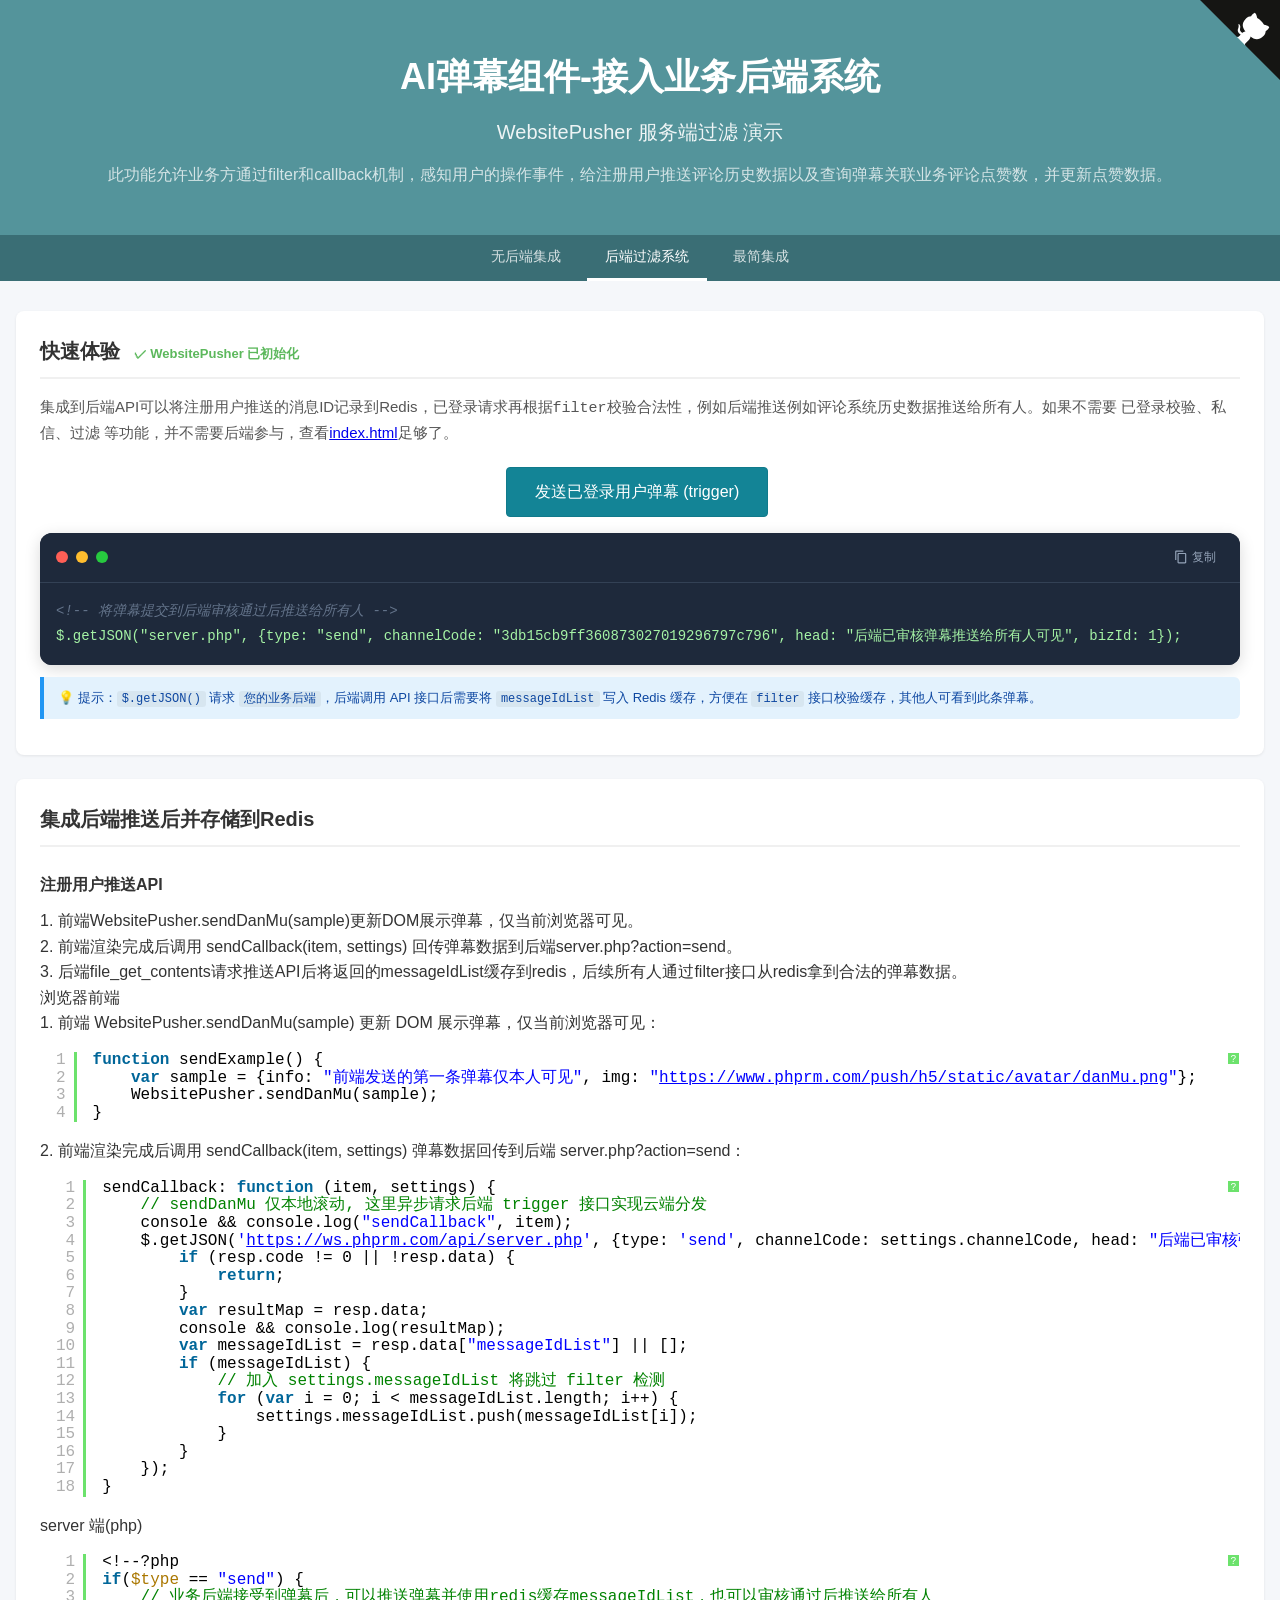
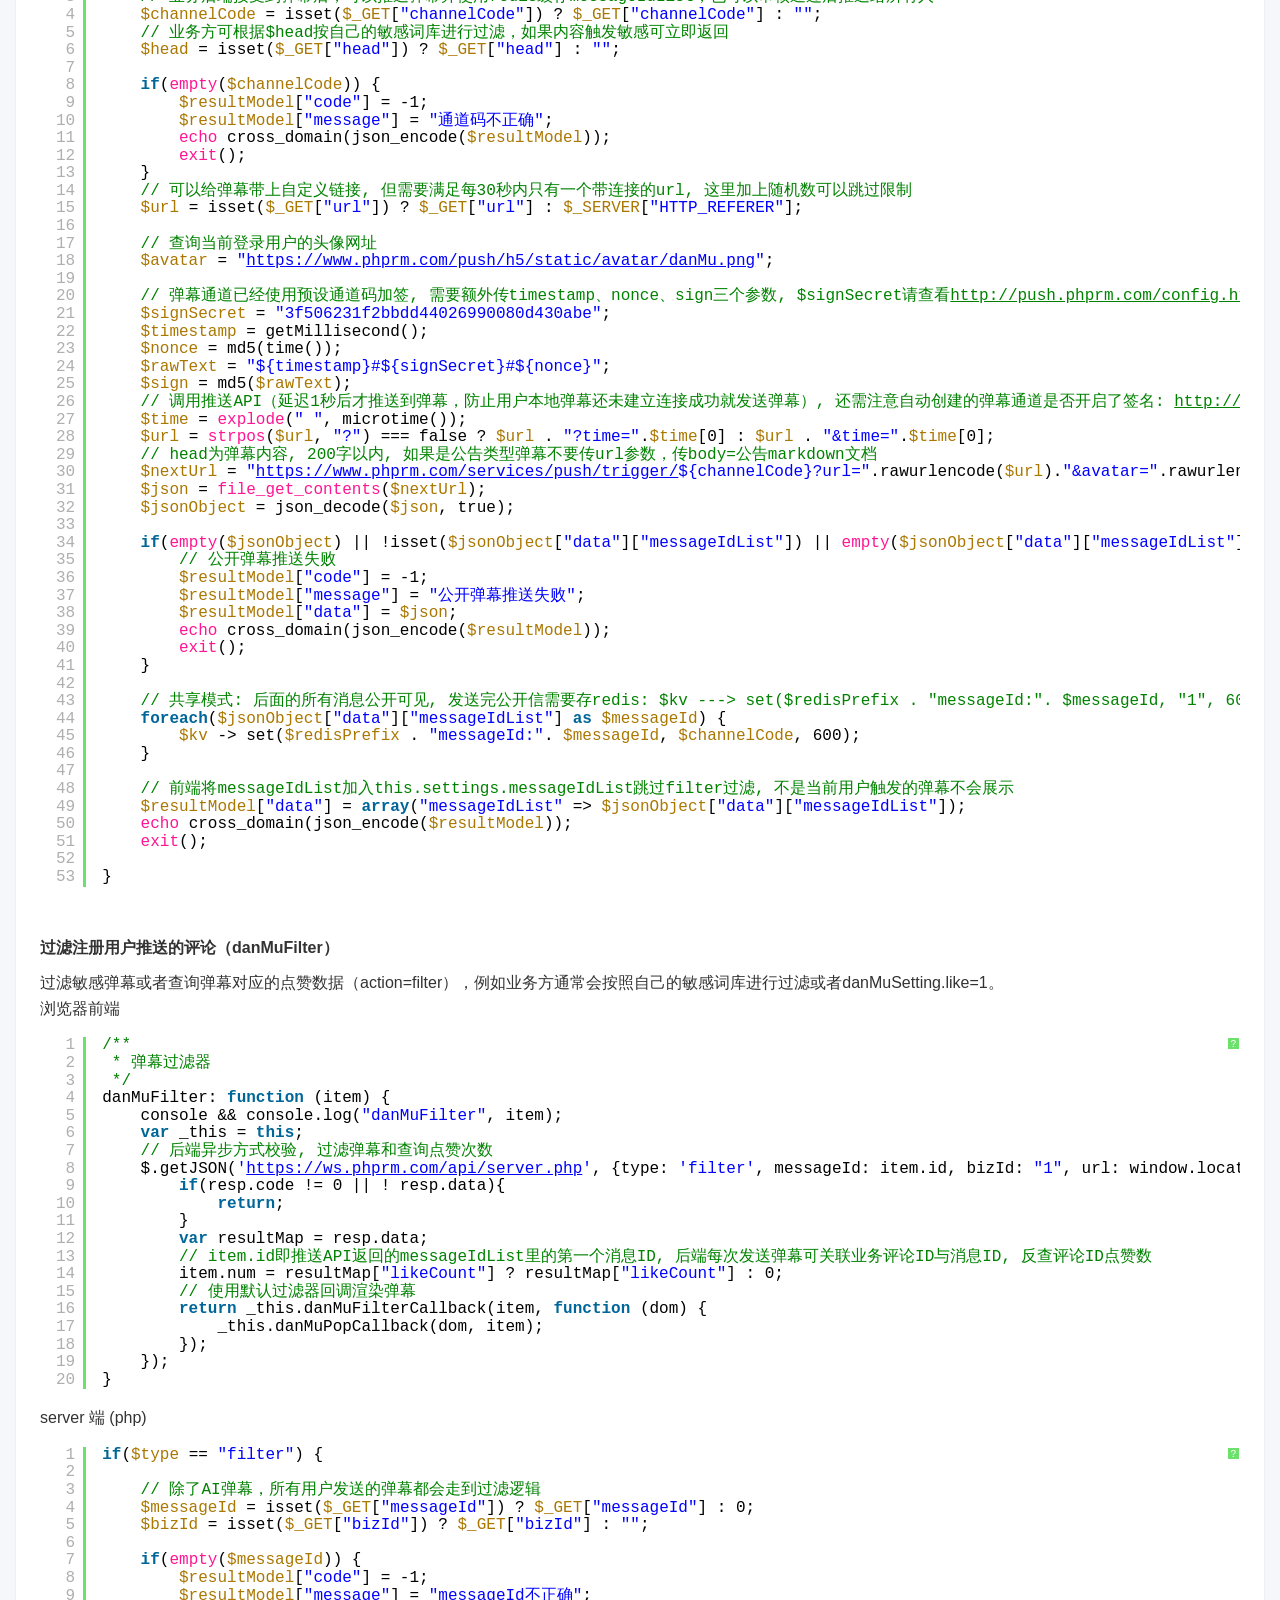
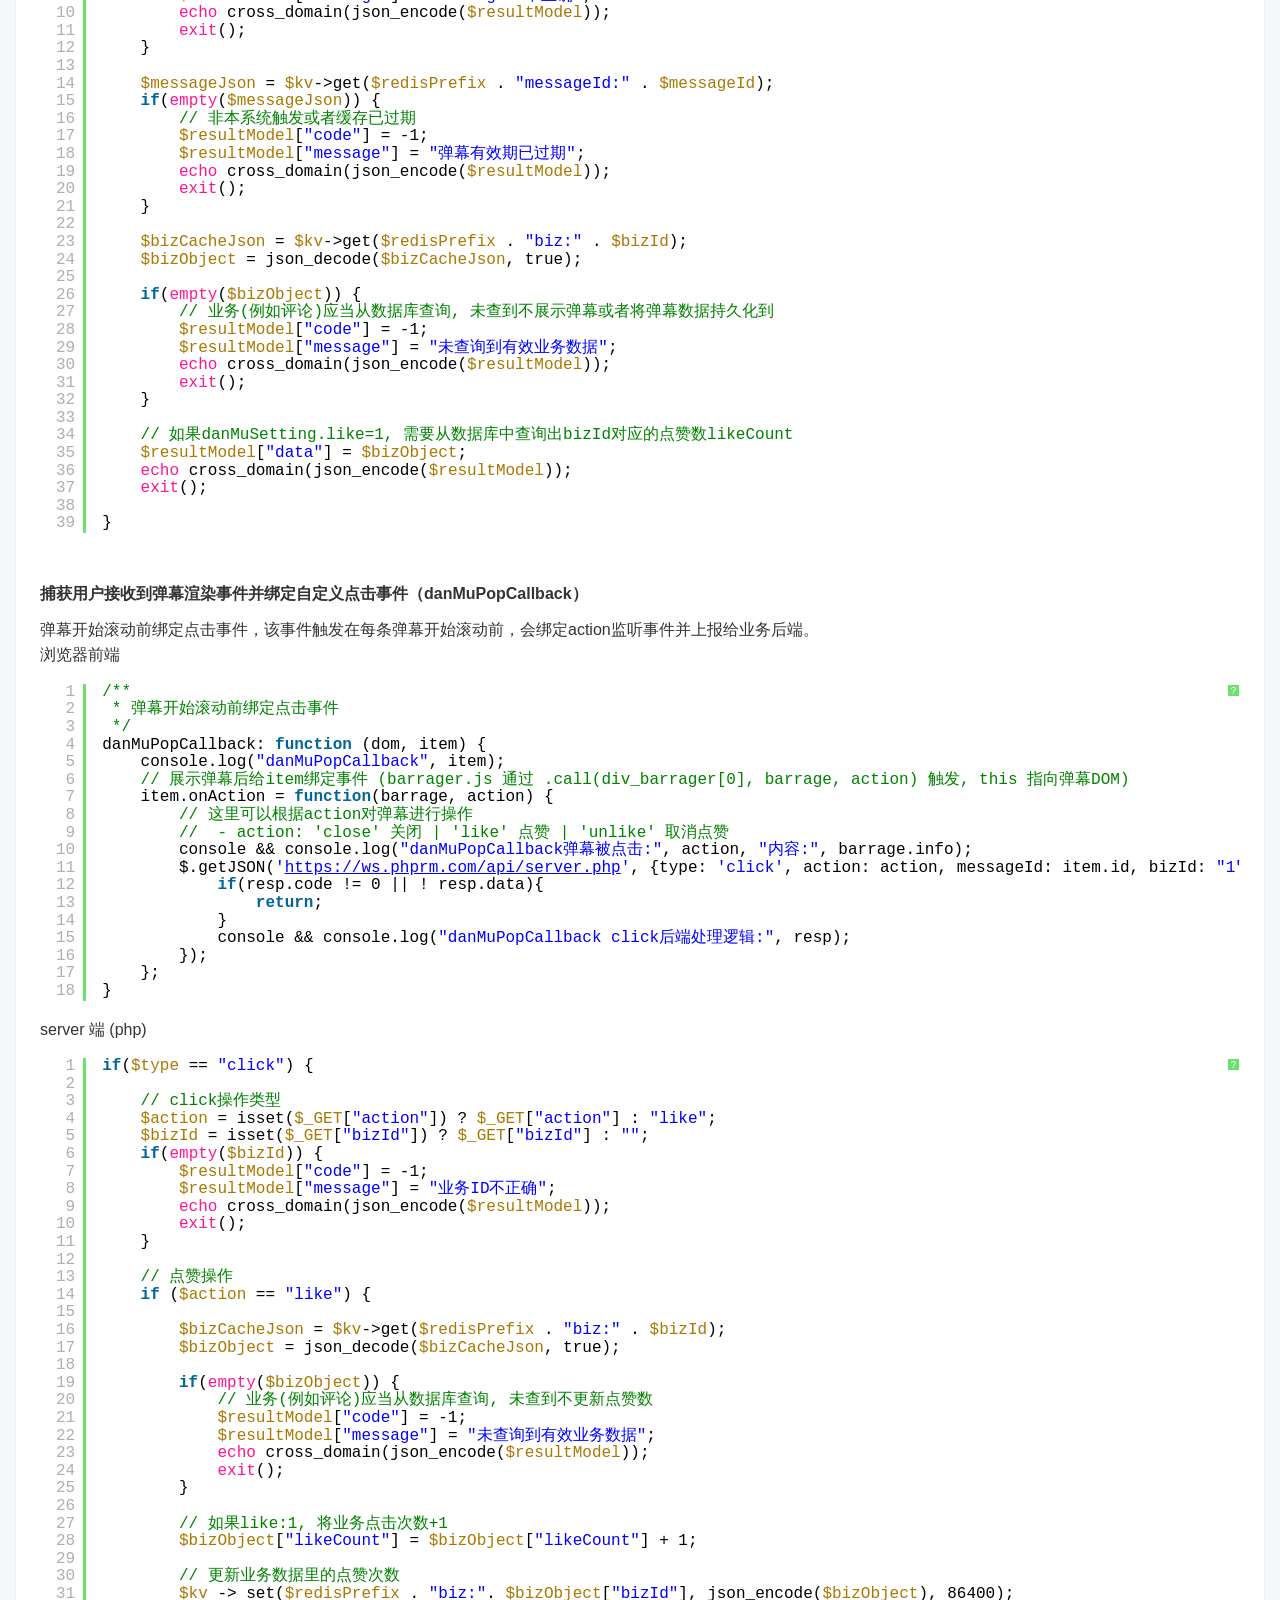
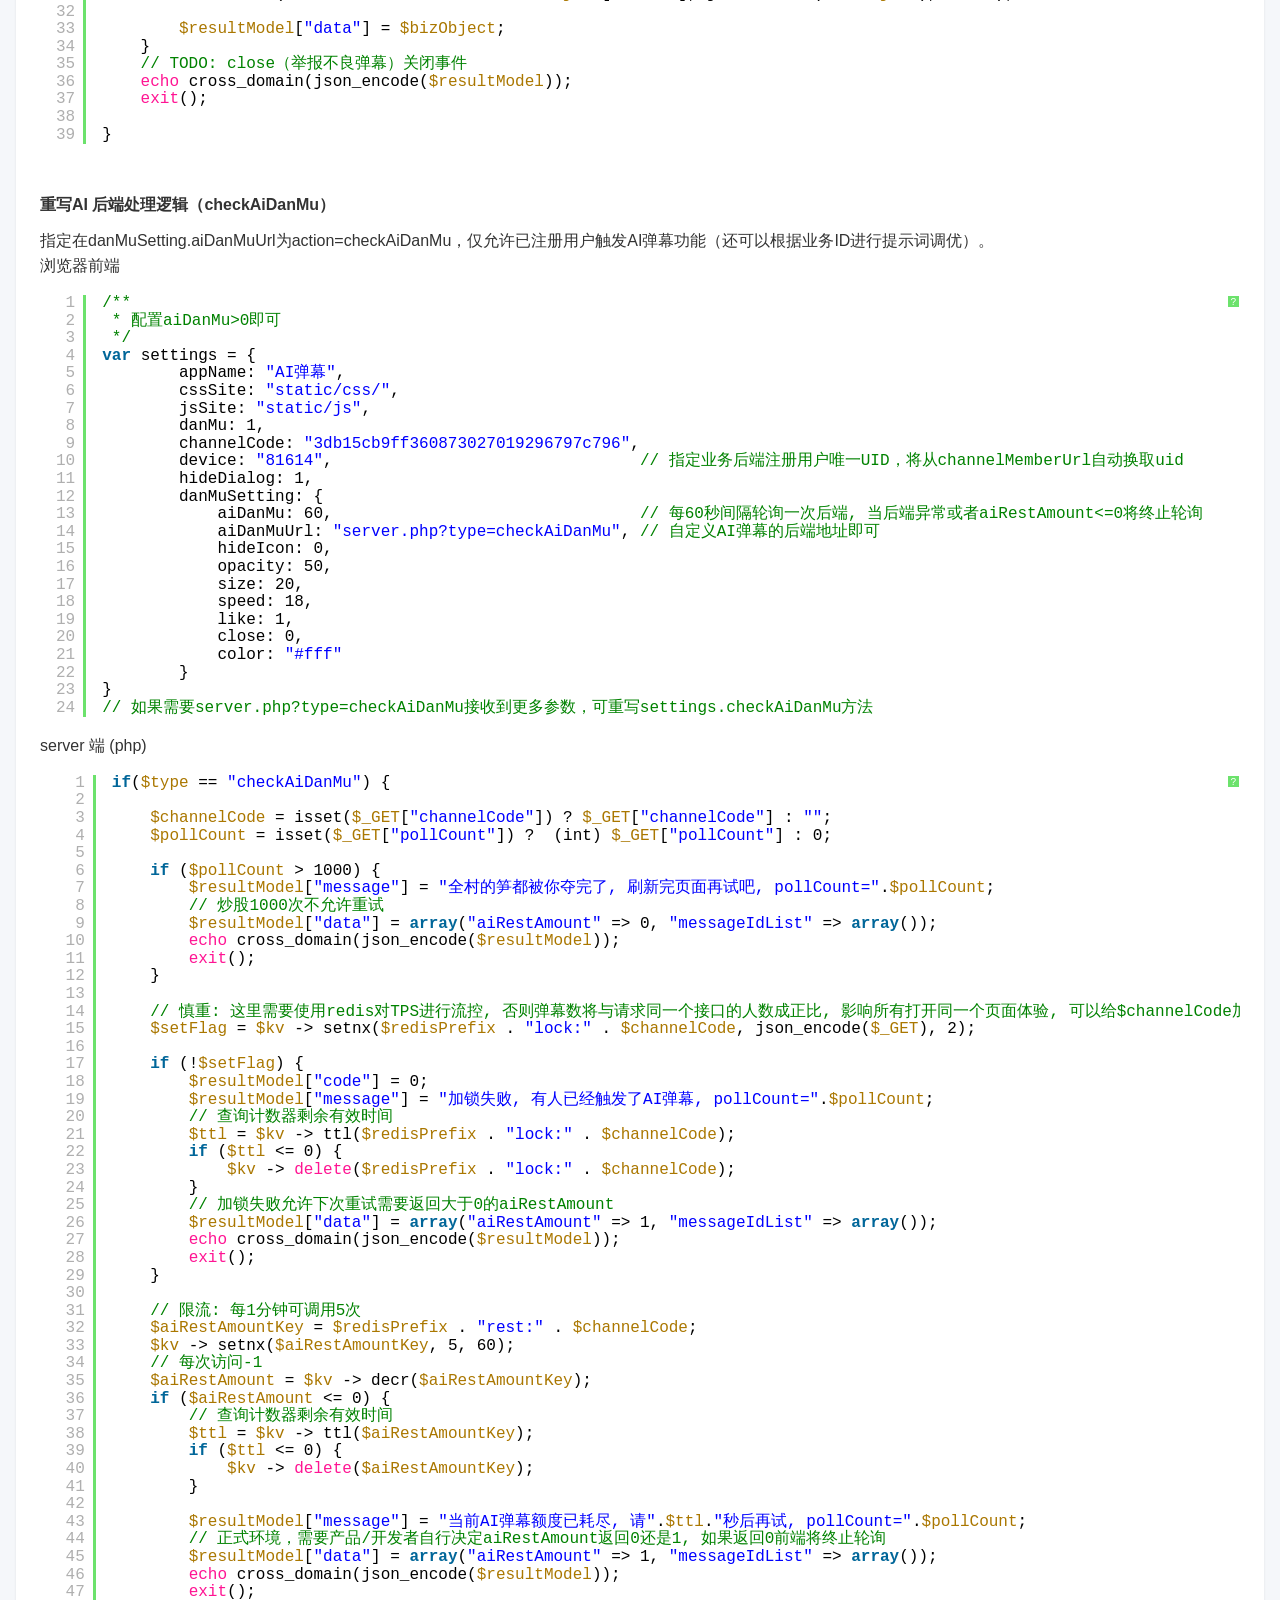
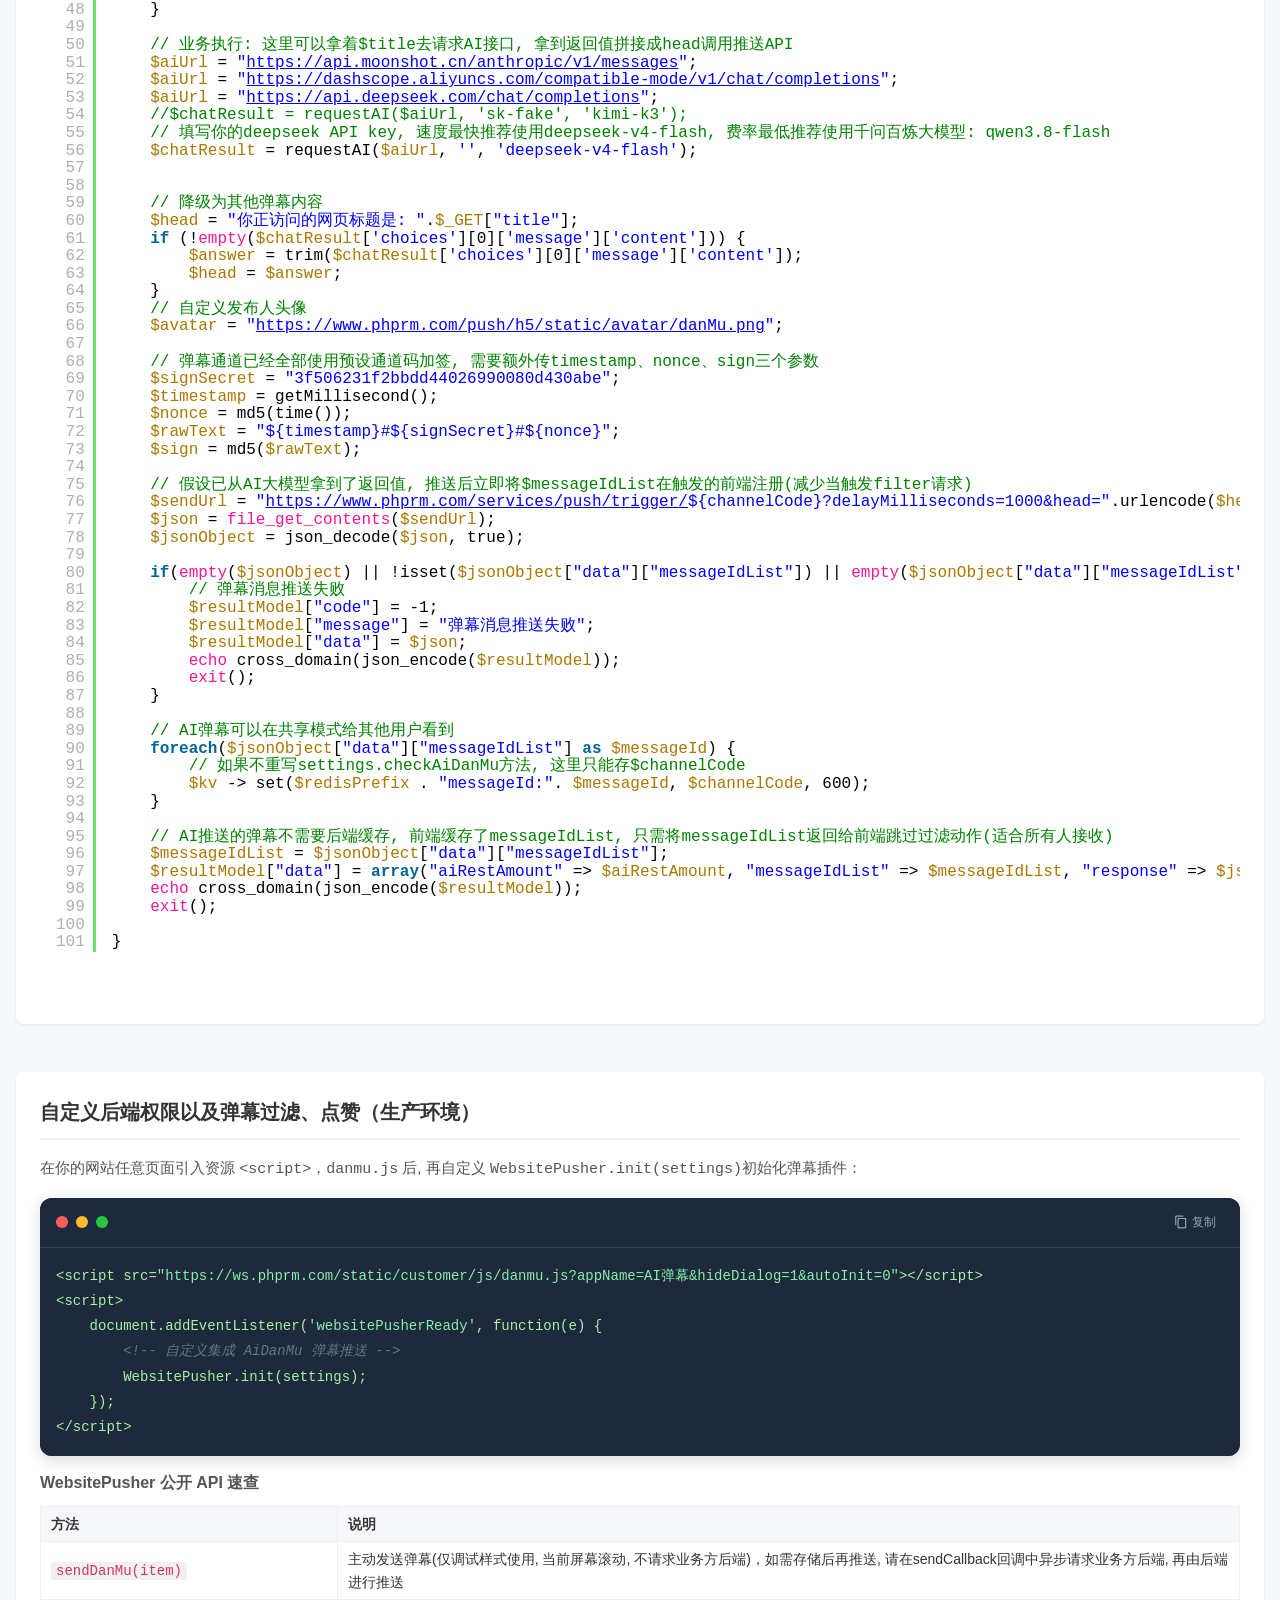
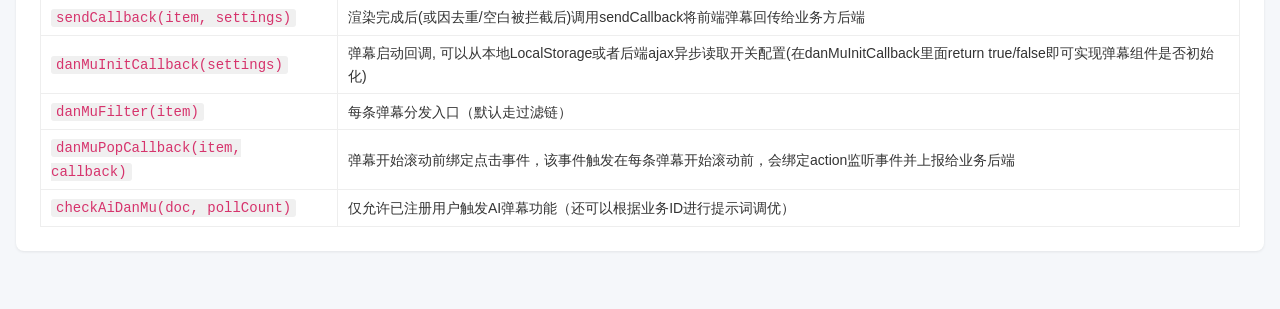
<file: server.html>
<!DOCTYPE html>
<html lang="zh-CN">
<head>
    <meta charset="utf-8" />
    <meta name="viewport" content="width=device-width, initial-scale=1.0" />
    <title>AI弹幕组件-接入业务后端系统 - WebsitePusher 后端定制 API 演示</title>
    <meta name="description" content="AI弹幕组件后端集成演示 - 通过danMuFilter回调实现弹幕过滤、Redis缓存、注册用户推送、点赞数据查询等后端定制功能。" />
    <link type="text/css" rel="stylesheet" href="static/syntaxhighlighter/styles/shCoreDefault.css"/>
    <style>
        * { margin: 0; padding: 0; box-sizing: border-box; }
        /* SyntaxHighlighter 不受全局重置影响, 保留其默认排版 */
        .syntaxhighlighter * { box-sizing: content-box; }
        body {
            font-family: "Microsoft YaHei", Arial, Helvetica, sans-serif;
            background: #f5f7fa;
            color: #333;
            line-height: 1.6;
            padding-bottom: 40px;
        }
        .header {
            background: #54949B;
            color: #fff;
            padding: 48px 20px;
            text-align: center;
        }
        .header h1 { font-size: 36px; margin-bottom: 10px; }
        .header p { font-size: 20px; opacity: .9; }
        .header .meta { margin-top: 14px; font-size: 16px; opacity: .75; }
        .container { max-width: 1470px; margin: 30px auto; padding: 0 16px; }
        .section {
            background: #fff;
            border-radius: 8px;
            box-shadow: 0 1px 3px rgba(0,0,0,.08);
            padding: 24px;
            margin-bottom: 24px;
        }
        .section h2 {
            font-size: 20px;
            margin-bottom: 16px;
            padding-bottom: 10px;
            border-bottom: 2px solid #f0f0f0;
        }
        .section h3 { font-size: 16px; margin: 14px 0 10px; color: #555; }
        .lead { font-size: 15px; color: #555; margin-bottom: 16px; }
        .btn {
            display: inline-block;
            font-weight: 400;
            text-align: center;
            white-space: nowrap;
            vertical-align: middle;
            user-select: none;
            border: 1px solid transparent;
            padding: 8px 18px;
            font-size: 14px;
            line-height: 1.5;
            border-radius: 4px;
            cursor: pointer;
            transition: all .15s;
            margin: 4px 6px 4px 0;
        }
        .btn-primary { color: #fff; background-color: #138496; border-color: #117a8b; }
        .btn-primary:hover { background-color: #5468d4; }

        .btn-lg { padding: 12px 28px; font-size: 16px; }
        .text-center { text-align: center; }
        .code-block {
            background: #1e293b;
            color: #a5f3a5;
            border-radius: 12px;
            font-family: Consolas, Monaco, "Courier New", monospace;
            font-size: 14px;
            line-height: 1.8;
            overflow: hidden;
            box-shadow: 0 4px 16px rgba(0,0,0,.15);
            margin: 12px 0;
        }
        .code-block-header {
            display: flex;
            align-items: center;
            justify-content: space-between;
            padding: 12px 16px;
            background: #1e293b;
            border-bottom: 1px solid #334155;
        }
        .code-block-dots { display: flex; gap: 8px; }
        .code-block-dots span {
            width: 12px; height: 12px; border-radius: 50%; display: inline-block;
        }
        .code-block-dots .dot-red { background: #ff5f56; }
        .code-block-dots .dot-yellow { background: #ffbd2e; }
        .code-block-dots .dot-green { background: #27c93f; }
        .code-block-copy {
            background: none; border: none; color: #94a3b8; cursor: pointer;
            font-size: 12px; padding: 4px 8px; border-radius: 4px;
            display: flex; align-items: center; gap: 4px;
            transition: all .15s;
        }
        .code-block-copy:hover { background: #334155; color: #e2e8f0; }
        .code-block-copy svg { width: 14px; height: 14px; fill: currentColor; }
        .code-block-body {
            padding: 16px;
            overflow-x: auto;
            white-space: pre;
            background: #1e293b;
        }
        .code-block .s { color: #86efac; }
        .code-block .c { color: #64748b; font-style: italic; }
        .note {
            background: #e3f2fd;
            border-left: 4px solid #2196f3;
            padding: 10px 14px;
            margin: 12px 0;
            font-size: 13px;
            color: #0d47a1;
            border-radius: 0 6px 6px 0;
            line-height: 1.7;
        }
        .note code {
            background: rgba(0,0,0,.05);
            padding: 1px 5px;
            border-radius: 3px;
            font-size: 12px;
            color: #0d47a1;
        }
        .api-table { width: 100%; border-collapse: collapse; font-size: 14px; margin-top: 8px; }
        .api-table th { background: #f5f7fa; text-align: left; padding: 6px 10px; border: 1px solid #eee; }
        .api-table td { padding: 6px 10px; border: 1px solid #eee; }
        .api-table code {
			background: #f0f0f0;
			padding: 1px 5px;
			border-radius: 3px;
			font-size: 14px;
			color: #d6336c;
		}
        #status { display: inline-block; margin-left: 8px; font-size: 13px; color: #5cb85c; }

        .bb-section {
            margin-bottom: 3em;
        }

        .bb-section h4 {
            margin: 25px 0 10px;
        }

        .page-header {
            margin-top: 0;
        }
        /* GitHub Corner */
        .github-corner:hover .octo-arm { animation: octocat-wave 560ms ease-in-out; }
        @keyframes octocat-wave { 0%,100% { transform: rotate(0); } 20%,60% { transform: rotate(-25deg); } 40%,80% { transform: rotate(10deg); } }
        @media (max-width: 500px) { .github-corner:hover .octo-arm { animation: none; } .github-corner .octo-arm { animation: octocat-wave 560ms ease-in-out; } }
        /* Page Navigation */
        .nav-bar {
            background: #3a6e75; padding: 0 20px; display: flex; justify-content: center; gap: 8px;
        }
        .nav-bar a {
            color: #fff; text-decoration: none; padding: 10px 18px; font-size: 14px; opacity: .8;
            border-bottom: 3px solid transparent; transition: all .15s;
        }
        .nav-bar a:hover { opacity: 1; }
        .nav-bar a.active { border-bottom-color: #fff; opacity: 1; }
        /* ===== 移动端防水平溢出: 宽表格/SyntaxHighlighter 高亮代码在自身区域内横向滚动 =====
           手机窄屏下 .api-table(长字段名)与 .syntaxhighlighter(代码高亮会渲染成超宽表格,
           实测可达 2000px+)会把文档撑出横向滚动, 部分 webview(微信/QQ)下会使 position:fixed
           悬浮元素锚点偏移/沉底。让宽元素内部自滚 + body 兜底隐藏横向溢出。 */
        @media (max-width: 768px) {
            body { overflow-x: hidden; }
            .api-table {
                display: block;
                overflow-x: auto;
                -webkit-overflow-scrolling: touch;
            }
            .syntaxhighlighter {
                max-width: 100% !important;
                overflow-x: auto !important;
                -webkit-overflow-scrolling: touch;
            }
        }
    </style>
</head>
<body>
<!-- GitHub Corner -->
<a href="https://github.com/teakong/danmu" class="github-corner" aria-label="View source on GitHub"><svg width="80" height="80" viewBox="0 0 250 250" style="fill:#151513; color:#fff; position: absolute; top: 0; border: 0; right: 0; z-index: 9999;" aria-hidden="true"><path d="M0,0 L115,115 L130,115 L142,142 L250,250 L250,0 Z"/><path d="M128.3,109.0 C113.8,99.7 119.0,89.6 119.0,89.6 C122.0,82.7 120.5,78.6 120.5,78.6 C119.2,72.0 123.4,76.3 123.4,76.3 C127.3,80.9 125.5,87.3 125.5,87.3 C122.9,97.6 130.6,101.9 134.4,103.2" fill="currentColor" style="transform-origin: 130px 106px;" class="octo-arm"/><path d="M115.0,115.0 C114.9,115.1 118.7,116.5 119.8,115.4 L133.7,101.6 C136.9,99.2 139.9,98.4 142.2,98.6 C133.8,88.0 127.5,74.4 143.8,58.0 C148.5,53.4 154.0,51.2 159.7,51.0 C160.3,49.4 163.2,43.6 171.4,40.1 C171.4,40.1 176.1,42.5 178.8,56.2 C183.1,58.6 187.2,61.8 190.9,65.4 C194.5,69.0 197.7,73.2 200.1,77.6 C213.8,80.2 216.3,84.9 216.3,84.9 C212.7,93.1 206.9,96.0 205.4,96.6 C205.1,102.4 203.0,107.8 198.3,112.5 C181.9,128.9 168.3,122.5 157.7,114.1 C157.9,116.9 156.7,120.9 152.7,124.9 L141.0,136.5 C139.8,137.7 141.6,141.9 141.8,141.8 Z" fill="currentColor" class="octo-body"/></svg></a>
<div class="header">
    <h1>AI弹幕组件-接入业务后端系统</h1>
    <p>WebsitePusher 服务端过滤 演示</p>
    <div class="meta">此功能允许业务方通过filter和callback机制，感知用户的操作事件，给注册用户推送评论历史数据以及查询弹幕关联业务评论点赞数，并更新点赞数据。</div>
</div>

<div class="nav-bar">
    <a href="index.html">无后端集成</a>
    <a href="server.html" class="active">后端过滤系统</a>
    <a href="simple.html">最简集成</a>
</div>

<div class="container">
    <!-- 快速体验 -->
    <div class="section">
        <h2>快速体验 <span id="status"></span></h2>
        <p class="lead">集成到后端API可以将注册用户推送的消息ID记录到Redis，已登录请求再根据<code>filter</code>校验合法性，例如后端推送例如评论系统历史数据推送给所有人。如果不需要 <code>已登录校验</code>、<code>私信</code>、<code>过滤</code> 等功能，并不需要后端参与，查看<a href="index.html">index.html</a>足够了。</p>
        <div class="text-center">
            <button class="btn btn-primary btn-lg" onclick="sendExample()">发送已登录用户弹幕 (trigger)</button>
        </div>
        <div class="code-block">
            <div class="code-block-header">
                <div class="code-block-dots">
                    <span class="dot-red"></span>
                    <span class="dot-yellow"></span>
                    <span class="dot-green"></span>
                </div>
                <button class="code-block-copy" onclick="copyCode(this)">
                    <svg viewBox="0 0 24 24"><path d="M16 1H4c-1.1 0-2 .9-2 2v14h2V3h12V1zm3 4H8c-1.1 0-2 .9-2 2v14c0 1.1.9 2 2 2h11c1.1 0 2-.9 2-2V7c0-1.1-.9-2-2-2zm0 16H8V7h11v14z"/></svg>
                    复制
                </button>
            </div>
            <div class="code-block-body"><span class="c">&lt;!-- 将弹幕提交到后端审核通过后推送给所有人 --&gt;</span>
$.getJSON("server.php", {type: "send", channelCode: "3db15cb9ff360873027019296797c796", head: "后端已审核弹幕推送给所有人可见", bizId: 1});
</div>
        </div>
        <div class="note">
            💡 提示：<code>$.getJSON()</code> 请求 <code>您的业务后端</code>，后端调用 API 接口后需要将 <code>messageIdList</code> 写入 Redis 缓存，方便在 <code>filter</code> 接口校验缓存，其他人可看到此条弹幕。
        </div>
    </div>

    <section id="usage" class="section bb-section">
        <div class="page-header">
            <h2>集成后端推送后并存储到Redis</h2>
        </div>
        <div>
            <section id="send" class="bb-section">
                <h4> 注册用户推送API </h4>
                1. 前端WebsitePusher.sendDanMu(sample)更新DOM展示弹幕，仅当前浏览器可见。 <br/>
                2. 前端渲染完成后调用 sendCallback(item, settings) 回传弹幕数据到后端server.php?action=send。<br/>
                3. 后端file_get_contents请求推送API后将返回的messageIdList缓存到redis，后续所有人通过filter接口从redis拿到合法的弹幕数据。<br/>
                浏览器前端<br/>
                1. 前端 WebsitePusher.sendDanMu(sample) 更新 DOM 展示弹幕，仅当前浏览器可见：<br/>
                <pre class="brush: js">
function sendExample() {
    var sample = {info: "前端发送的第一条弹幕仅本人可见", img: "https://www.phprm.com/push/h5/static/avatar/danMu.png"};
    WebsitePusher.sendDanMu(sample);
}
</pre>
                2. 前端渲染完成后调用 sendCallback(item, settings) 弹幕数据回传到后端 server.php?action=send：<br/>
                <pre class="brush: js">
sendCallback: function (item, settings) {
    // sendDanMu 仅本地滚动, 这里异步请求后端 trigger 接口实现云端分发
    console && console.log("sendCallback", item);
    $.getJSON('https://ws.phprm.com/api/server.php', {type: 'send', channelCode: settings.channelCode, head: "后端已审核弹幕推送给所有人可见", url: window.location.href}, function(resp) {
        if (resp.code != 0 || !resp.data) {
            return;
        }
        var resultMap = resp.data;
        console && console.log(resultMap);
        var messageIdList = resp.data["messageIdList"] || [];
        if (messageIdList) {
            // 加入 settings.messageIdList 将跳过 filter 检测
            for (var i = 0; i < messageIdList.length; i++) {
                settings.messageIdList.push(messageIdList[i]);
            }
        }
    });
}
</pre>
                server 端(php)<br/>
                <pre class="brush: php">
<?php
if($type == "send") {
    // 业务后端接受到弹幕后，可以推送弹幕并使用redis缓存messageIdList，也可以审核通过后推送给所有人
    $channelCode = isset($_GET["channelCode"]) ? $_GET["channelCode"] : "";
    // 业务方可根据$head按自己的敏感词库进行过滤，如果内容触发敏感可立即返回
    $head = isset($_GET["head"]) ? $_GET["head"] : "";

    if(empty($channelCode)) {
        $resultModel["code"] = -1;
        $resultModel["message"] = "通道码不正确";
        echo cross_domain(json_encode($resultModel));
        exit();
    }
    // 可以给弹幕带上自定义链接, 但需要满足每30秒内只有一个带连接的url, 这里加上随机数可以跳过限制
    $url = isset($_GET["url"]) ? $_GET["url"] : $_SERVER["HTTP_REFERER"];

    // 查询当前登录用户的头像网址
    $avatar = "https://www.phprm.com/push/h5/static/avatar/danMu.png";

    // 弹幕通道已经使用预设通道码加签, 需要额外传timestamp、nonce、sign三个参数, $signSecret请查看http://push.phprm.com/config.html
    $signSecret = "3f506231f2bbdd44026990080d430abe";
    $timestamp = getMillisecond();
    $nonce = md5(time());
    $rawText = "${timestamp}#${signSecret}#${nonce}";
    $sign = md5($rawText);
    // 调用推送API（延迟1秒后才推送到弹幕，防止用户本地弹幕还未建立连接成功就发送弹幕）, 还需注意自动创建的弹幕通道是否开启了签名: http://push.phprm.com/api.html#sign
    $time = explode(" ", microtime());
    $url = strpos($url, "?") === false ? $url . "?time=".$time[0] : $url . "&time=".$time[0];
    // head为弹幕内容, 200字以内, 如果是公告类型弹幕不要传url参数，传body=公告markdown文档
    $nextUrl = "https://www.phprm.com/services/push/trigger/${channelCode}?url=".rawurlencode($url)."&avatar=".rawurlencode($avatar)."&head=".urlencode($head). "&timestamp=".$timestamp. "&nonce=".$nonce. "&sign=".$sign;
    $json = file_get_contents($nextUrl);
    $jsonObject = json_decode($json, true);

    if(empty($jsonObject) || !isset($jsonObject["data"]["messageIdList"]) || empty($jsonObject["data"]["messageIdList"])) {
        // 公开弹幕推送失败
        $resultModel["code"] = -1;
        $resultModel["message"] = "公开弹幕推送失败";
        $resultModel["data"] = $json;
        echo cross_domain(json_encode($resultModel));
        exit();
    }

    // 共享模式: 后面的所有消息公开可见, 发送完公开信需要存redis: $kv -> set($redisPrefix . "messageId:". $messageId, "1", 600);缓存起来到filter里验证是否由本系统触发
    foreach($jsonObject["data"]["messageIdList"] as $messageId) {
        $kv -> set($redisPrefix . "messageId:". $messageId, $channelCode, 600);
    }

    // 前端将messageIdList加入this.settings.messageIdList跳过filter过滤, 不是当前用户触发的弹幕不会展示
    $resultModel["data"] = array("messageIdList" => $jsonObject["data"]["messageIdList"]);
    echo cross_domain(json_encode($resultModel));
    exit();

}
</pre>
            </section>

            <section id="filter" class="bb-section">
                <h4> 过滤注册用户推送的评论（danMuFilter） </h4>
                过滤敏感弹幕或者查询弹幕对应的点赞数据（action=filter），例如业务方通常会按照自己的敏感词库进行过滤或者danMuSetting.like=1。 <br/>
                浏览器前端 <br/>
                <pre class="brush: js">
/**
 * 弹幕过滤器
 */
danMuFilter: function (item) {
    console && console.log("danMuFilter", item);
    var _this = this;
    // 后端异步方式校验, 过滤弹幕和查询点赞次数
    $.getJSON('https://ws.phprm.com/api/server.php', {type: 'filter', messageId: item.id, bizId: "1", url: window.location.href}, function(resp) {
        if(resp.code != 0 || ! resp.data){
            return;
        }
        var resultMap = resp.data;
        // item.id即推送API返回的messageIdList里的第一个消息ID, 后端每次发送弹幕可关联业务评论ID与消息ID, 反查评论ID点赞数
        item.num = resultMap["likeCount"] ? resultMap["likeCount"] : 0;
        // 使用默认过滤器回调渲染弹幕
        return _this.danMuFilterCallback(item, function (dom) {
            _this.danMuPopCallback(dom, item);
        });
    });
}
</pre>
                server 端 (php)
                <pre class="brush: php">
if($type == "filter") {

	// 除了AI弹幕，所有用户发送的弹幕都会走到过滤逻辑
	$messageId = isset($_GET["messageId"]) ? $_GET["messageId"] : 0;
	$bizId = isset($_GET["bizId"]) ? $_GET["bizId"] : "";

	if(empty($messageId)) {
		$resultModel["code"] = -1;
		$resultModel["message"] = "messageId不正确";
		echo cross_domain(json_encode($resultModel));
		exit();
	}

	$messageJson = $kv->get($redisPrefix . "messageId:" . $messageId);
	if(empty($messageJson)) {
		// 非本系统触发或者缓存已过期
		$resultModel["code"] = -1;
		$resultModel["message"] = "弹幕有效期已过期";
		echo cross_domain(json_encode($resultModel));
		exit();
	}

	$bizCacheJson = $kv->get($redisPrefix . "biz:" . $bizId);
	$bizObject = json_decode($bizCacheJson, true);

	if(empty($bizObject)) {
		// 业务(例如评论)应当从数据库查询, 未查到不展示弹幕或者将弹幕数据持久化到
		$resultModel["code"] = -1;
		$resultModel["message"] = "未查询到有效业务数据";
		echo cross_domain(json_encode($resultModel));
		exit();
	}

	// 如果danMuSetting.like=1, 需要从数据库中查询出bizId对应的点赞数likeCount
	$resultModel["data"] = $bizObject;
	echo cross_domain(json_encode($resultModel));
    exit();

}
</pre>
            </section>

            <section id="pop" class="bb-section">
                <h4> 捕获用户接收到弹幕渲染事件并绑定自定义点击事件（danMuPopCallback）</h4>
                弹幕开始滚动前绑定点击事件，该事件触发在每条弹幕开始滚动前，会绑定action监听事件并上报给业务后端。 <br/>
                浏览器前端 <br/>
                <pre class="brush: js">
/**
 * 弹幕开始滚动前绑定点击事件
 */
danMuPopCallback: function (dom, item) {
    console.log("danMuPopCallback", item);
    // 展示弹幕后给item绑定事件 (barrager.js 通过 .call(div_barrager[0], barrage, action) 触发, this 指向弹幕DOM)
    item.onAction = function(barrage, action) {
        // 这里可以根据action对弹幕进行操作
        //  - action: 'close' 关闭 | 'like' 点赞 | 'unlike' 取消点赞
        console && console.log("danMuPopCallback弹幕被点击:", action, "内容:", barrage.info);
        $.getJSON('https://ws.phprm.com/api/server.php', {type: 'click', action: action, messageId: item.id, bizId: "1"}, function(resp) {
            if(resp.code != 0 || ! resp.data){
                return;
            }
            console && console.log("danMuPopCallback click后端处理逻辑:", resp);
        });
    };
}
</pre>
                server 端 (php)
                <pre class="brush: php">
if($type == "click") {

	// click操作类型
	$action = isset($_GET["action"]) ? $_GET["action"] : "like";
	$bizId = isset($_GET["bizId"]) ? $_GET["bizId"] : "";
	if(empty($bizId)) {
		$resultModel["code"] = -1;
		$resultModel["message"] = "业务ID不正确";
		echo cross_domain(json_encode($resultModel));
		exit();
	}

	// 点赞操作
	if ($action == "like") {

		$bizCacheJson = $kv->get($redisPrefix . "biz:" . $bizId);
		$bizObject = json_decode($bizCacheJson, true);

		if(empty($bizObject)) {
			// 业务(例如评论)应当从数据库查询, 未查到不更新点赞数
			$resultModel["code"] = -1;
			$resultModel["message"] = "未查询到有效业务数据";
			echo cross_domain(json_encode($resultModel));
			exit();
		}

		// 如果like:1, 将业务点击次数+1
		$bizObject["likeCount"] = $bizObject["likeCount"] + 1;

		// 更新业务数据里的点赞次数
		$kv -> set($redisPrefix . "biz:". $bizObject["bizId"], json_encode($bizObject), 86400);

		$resultModel["data"] = $bizObject;
	}
	// TODO: close（举报不良弹幕）关闭事件
	echo cross_domain(json_encode($resultModel));
    exit();

}
</pre>
            </section>

            <section id="ai" class="bb-section">
                <h4> 重写AI 后端处理逻辑（checkAiDanMu）</h4>
                指定在danMuSetting.aiDanMuUrl为action=checkAiDanMu，仅允许已注册用户触发AI弹幕功能（还可以根据业务ID进行提示词调优）。 <br/>
                浏览器前端 <br/>
                <pre class="brush: js">
/**
 * 配置aiDanMu>0即可
 */
var settings = {
        appName: "AI弹幕",
        cssSite: "static/css/",
        jsSite: "static/js",
        danMu: 1,
        channelCode: "3db15cb9ff360873027019296797c796",
		device: "81614",	                            // 指定业务后端注册用户唯一UID，将从channelMemberUrl自动换取uid
        hideDialog: 1,
        danMuSetting: {
            aiDanMu: 60,	                            // 每60秒间隔轮询一次后端, 当后端异常或者aiRestAmount<=0将终止轮询
            aiDanMuUrl: "server.php?type=checkAiDanMu",	// 自定义AI弹幕的后端地址即可
            hideIcon: 0,
            opacity: 50,
            size: 20,
            speed: 18,
            like: 1,
            close: 0,
            color: "#fff"
        }
}
// 如果需要server.php?type=checkAiDanMu接收到更多参数，可重写settings.checkAiDanMu方法
</pre>
                server 端 (php)
                <pre class="brush: php">
if($type == "checkAiDanMu") {

	$channelCode = isset($_GET["channelCode"]) ? $_GET["channelCode"] : "";
	$pollCount = isset($_GET["pollCount"]) ?  (int) $_GET["pollCount"] : 0;

	if ($pollCount > 1000) {
		$resultModel["message"] = "全村的笋都被你夺完了, 刷新完页面再试吧, pollCount=".$pollCount;
		// 炒股1000次不允许重试
		$resultModel["data"] = array("aiRestAmount" => 0, "messageIdList" => array());
		echo cross_domain(json_encode($resultModel));
		exit();
	}

	// 慎重: 这里需要使用redis对TPS进行流控, 否则弹幕数将与请求同一个接口的人数成正比, 影响所有打开同一个页面体验, 可以给$channelCode加一个setNx快速失败的检测锁（有效期应该大于本脚本执行耗时小于js里面aiDanMu传参)
	$setFlag = $kv -> setnx($redisPrefix . "lock:" . $channelCode, json_encode($_GET), 2);

	if (!$setFlag) {
		$resultModel["code"] = 0;
		$resultModel["message"] = "加锁失败, 有人已经触发了AI弹幕, pollCount=".$pollCount;
		// 查询计数器剩余有效时间
		$ttl = $kv -> ttl($redisPrefix . "lock:" . $channelCode);
		if ($ttl <= 0) {
			$kv -> delete($redisPrefix . "lock:" . $channelCode);
		}
		// 加锁失败允许下次重试需要返回大于0的aiRestAmount
		$resultModel["data"] = array("aiRestAmount" => 1, "messageIdList" => array());
		echo cross_domain(json_encode($resultModel));
		exit();
	}

	// 限流: 每1分钟可调用5次
	$aiRestAmountKey = $redisPrefix . "rest:" . $channelCode;
	$kv -> setnx($aiRestAmountKey, 5, 60);
	// 每次访问-1
	$aiRestAmount = $kv -> decr($aiRestAmountKey);
	if ($aiRestAmount <= 0) {
		// 查询计数器剩余有效时间
		$ttl = $kv -> ttl($aiRestAmountKey);
		if ($ttl <= 0) {
			$kv -> delete($aiRestAmountKey);
		}

		$resultModel["message"] = "当前AI弹幕额度已耗尽, 请".$ttl."秒后再试, pollCount=".$pollCount;
		// 正式环境，需要产品/开发者自行决定aiRestAmount返回0还是1, 如果返回0前端将终止轮询
		$resultModel["data"] = array("aiRestAmount" => 1, "messageIdList" => array());
		echo cross_domain(json_encode($resultModel));
		exit();
	}

	// 业务执行: 这里可以拿着$title去请求AI接口, 拿到返回值拼接成head调用推送API
    $aiUrl = "https://api.moonshot.cn/anthropic/v1/messages";
    $aiUrl = "https://dashscope.aliyuncs.com/compatible-mode/v1/chat/completions";
    $aiUrl = "https://api.deepseek.com/chat/completions";
	//$chatResult = requestAI($aiUrl, 'sk-fake', 'kimi-k3');
    // 填写你的deepseek API key, 速度最快推荐使用deepseek-v4-flash, 费率最低推荐使用千问百炼大模型: qwen3.8-flash
	$chatResult = requestAI($aiUrl, '', 'deepseek-v4-flash');


	// 降级为其他弹幕内容
    $head = "你正访问的网页标题是: ".$_GET["title"];
    if (!empty($chatResult['choices'][0]['message']['content'])) {
        $answer = trim($chatResult['choices'][0]['message']['content']);
        $head = $answer;
    }
	// 自定义发布人头像
	$avatar = "https://www.phprm.com/push/h5/static/avatar/danMu.png";

	// 弹幕通道已经全部使用预设通道码加签, 需要额外传timestamp、nonce、sign三个参数
	$signSecret = "3f506231f2bbdd44026990080d430abe";
	$timestamp = getMillisecond();
	$nonce = md5(time());
	$rawText = "${timestamp}#${signSecret}#${nonce}";
	$sign = md5($rawText);

	// 假设已从AI大模型拿到了返回值, 推送后立即将$messageIdList在触发的前端注册(减少当触发filter请求)
	$sendUrl = "https://www.phprm.com/services/push/trigger/${channelCode}?delayMilliseconds=1000&head=".urlencode($head) . "&avatar=".rawurlencode($avatar). "&timestamp=".$timestamp. "&nonce=".$nonce. "&sign=".$sign;
	$json = file_get_contents($sendUrl);
	$jsonObject = json_decode($json, true);

	if(empty($jsonObject) || !isset($jsonObject["data"]["messageIdList"]) || empty($jsonObject["data"]["messageIdList"])) {
		// 弹幕消息推送失败
		$resultModel["code"] = -1;
		$resultModel["message"] = "弹幕消息推送失败";
		$resultModel["data"] = $json;
		echo cross_domain(json_encode($resultModel));
		exit();
	}

	// AI弹幕可以在共享模式给其他用户看到
	foreach($jsonObject["data"]["messageIdList"] as $messageId) {
		// 如果不重写settings.checkAiDanMu方法, 这里只能存$channelCode
		$kv -> set($redisPrefix . "messageId:". $messageId, $channelCode, 600);
	}

	// AI推送的弹幕不需要后端缓存, 前端缓存了messageIdList, 只需将messageIdList返回给前端跳过过滤动作(适合所有人接收)
	$messageIdList = $jsonObject["data"]["messageIdList"];
	$resultModel["data"] = array("aiRestAmount" => $aiRestAmount, "messageIdList" => $messageIdList, "response" => $json);
	echo cross_domain(json_encode($resultModel));
    exit();

}
</pre>
            </section>
        </div>
    </section>

    <!-- 一行代码集成 -->
    <div class="section">
        <h2>自定义后端权限以及弹幕过滤、点赞（生产环境）</h2>
        <p class="lead">在你的网站任意页面引入资源 <code>&lt;script&gt;</code>，<code>danmu.js</code> 后, 再自定义 <code>WebsitePusher.init(settings)</code>初始化弹幕插件：</p>
        <div class="code-block">
            <div class="code-block-header">
                <div class="code-block-dots">
                    <span class="dot-red"></span>
                    <span class="dot-yellow"></span>
                    <span class="dot-green"></span>
                </div>
                <button class="code-block-copy" onclick="copyCode(this)">
                    <svg viewBox="0 0 24 24"><path d="M16 1H4c-1.1 0-2 .9-2 2v14h2V3h12V1zm3 4H8c-1.1 0-2 .9-2 2v14c0 1.1.9 2 2 2h11c1.1 0 2-.9 2-2V7c0-1.1-.9-2-2-2zm0 16H8V7h11v14z"/></svg>
                    复制
                </button>
            </div>
            <div class="code-block-body">&lt;script src=<span class="s">"https://ws.phprm.com/static/customer/js/danmu.js?appName=AI弹幕&amp;hideDialog=1&amp;autoInit=0"</span>&gt;&lt;/script&gt;
&lt;script&gt;
    document.addEventListener(<span class="s">'websitePusherReady'</span>, <span class="k">function</span>(e) {
        <span class="c">&lt;!-- 自定义集成 AiDanMu 弹幕推送 --&gt;</span>
        WebsitePusher.init(settings);
    });
&lt;/script&gt;</div>
        </div>
        <h3>WebsitePusher 公开 API 速查</h3>
        <table class="api-table">
            <tr><th>方法</th><th>说明</th></tr>
            <tr><td><code>sendDanMu(item)</code></td><td>主动发送弹幕(仅调试样式使用, 当前屏幕滚动, 不请求业务方后端)，如需存储后再推送, 请在sendCallback回调中异步请求业务方后端, 再由后端进行推送</td></tr>
            <tr><td><code>sendCallback(item, settings)</code></td><td>渲染完成后(或因去重/空白被拦截后)调用sendCallback将前端弹幕回传给业务方后端</td></tr>
            <tr><td><code>danMuInitCallback(settings)</code></td><td>弹幕启动回调, 可以从本地LocalStorage或者后端ajax异步读取开关配置(在danMuInitCallback里面return true/false即可实现弹幕组件是否初始化)</td></tr>
            <tr><td><code>danMuFilter(item)</code></td><td>每条弹幕分发入口（默认走过滤链）</td></tr>
            <tr><td><code>danMuPopCallback(item, callback)</code></td><td>弹幕开始滚动前绑定点击事件，该事件触发在每条弹幕开始滚动前，会绑定action监听事件并上报给业务后端</td></tr>
            <tr><td><code>checkAiDanMu(doc, pollCount)</code></td><td>仅允许已注册用户触发AI弹幕功能（还可以根据业务ID进行提示词调优）</td></tr>
        </table>
    </div>

</div>

<script type="text/javascript" src="static/syntaxhighlighter/scripts/shCore.js"></script>
<script type="text/javascript" src="static/syntaxhighlighter/scripts/shBrushJScript.js"></script>
<script type="text/javascript" src="static/syntaxhighlighter/scripts/shBrushPhp.js"></script>

<!-- 可以预加载js资源和css文件后再进行init -->
<script src="static/js/danmu.js?appName=AI弹幕&hideDialog=1&autoInit=0"></script>
<script type="text/javascript">
    // 初始化 SyntaxHighlighter, 高亮 <pre class="brush: xxx"> 代码块
    SyntaxHighlighter.all();
</script>
<script type="text/javascript">
    (function() {
		/*
        function seriesLoadPusherScripts(scripts, callback) {
            if (typeof scripts != "object") {
                scripts = [scripts];
            }
            var HEAD =
                document.getElementsByTagName("head").item(0) || document.documentElement;
            var s = new Array();
            var last = scripts.length - 1;
            var recursiveLoad = function (i) {
                s[i] = document.createElement("script");
                s[i].setAttribute("type", "text/javascript");
                s[i].onload = s[i].onreadystatechange = function () {
                    if (
                        navigator.userAgent.indexOf("MSIE") == -1 ||
                        this.readyState == "loaded" ||
                        this.readyState == "complete"
                    ) {
                        this.onload = this.onreadystatechange = null;
                        this.parentNode.removeChild(this);
                        if (i != last) {
                            recursiveLoad(i + 1);
                        } else if (typeof callback == "function") {
                            callback();
                        }
                    }
                };
                s[i].setAttribute("src", scripts[i]);
                s[i].setAttribute("charset", "utf-8");
                HEAD.appendChild(s[i]);
            };
            recursiveLoad(0);
        }
        // 允许按点击事件开启弹幕加载css和js资源
        var cssLink = document.createElement('link');
        cssLink.rel = 'stylesheet';
        cssLink.href = 'static/css/barrager.css';
        document.head.appendChild(cssLink);
        var pusherScripts = [
            "static/js/jquery.min.js",
            "static/js/fingerprint2.min.js",
            "static/js/md5.js",
            "static/js/pusher.js",
            "static/js/socket.io.min.js",
            "static/js/jquery.barrager.js"
        ];

        // 例如点击某个按钮后动态加载资源方式：可以保证WebsitePusher 已初始化情况下进行init
        seriesLoadPusherScripts(pusherScripts, function() {
            // 仅展示用，加载资源方所有资源后，进行弹幕初始化WebsitePusher.init({})
			WebsitePusher.init({});
        });
		 */
    })();
</script>
<script type="text/javascript">
    /* ============================================================
     *  全局配置: 传给 WebsitePusher.init(options)
     *  - appName        应用名称(必填)
     *  - channelCode    推送通道码, 触发远程弹幕时使用
     *  - hideDialog     1=隐藏对话框, 避免遮挡演示页
     *  - plugins        要加载的插件(英文逗号分隔), 需要右上角面板写 panel; hidePanel 已废弃
     *  - danMuSetting   弹幕默认外观, updateDanMu 会在此基础上深合并
     *  - sendCallback   sendDanMu 渲染完成后的回调, 此处演示把本地弹幕
     *                   异步推送到后端 trigger 接口, 实现"先本地滚动, 再云端分发"
     * ============================================================ */
    var settings = {
        appName: "AI弹幕",	 	// 必填
        cssSite: "static/css/", // 为空将使用默认地址
        jsSite: "static/js",	// 为空将使用默认地址
        danMu: 1,				// 弹幕传1
        channelCode: "3db15cb9ff360873027019296797c796",	// 未认证域名必传, 已认证域名可不传, 若指定将从指定通道监听和发送弹幕数据
		device: "10086",	    // 指定业务后端注册用户唯一UID，将从channelMemberUrl自动换取uid, 头像请根据device自行映射头像和昵称
        hideDialog: 1,			// 是否隐藏默认对话窗口
        danMuSetting: {
            hideIcon: 0,        // 0=显示右下角浮窗图标
            opacity: 50,        // 背景不透明度 0~100, 100=全不透明
            size: 20,           // 字号 8~33
            speed: 18,          // 飞行秒数
            like: 1,            // 1=显示点赞按钮
            close: 0,           // 0=不显示关闭按钮(优先于 like)
            color: "#fff",      // 文字颜色
            aiDanMu: 60         // 默认开启AI弹幕60秒间隔轮询
        },
		/**
		 * 弹幕启动回调判断是否初始化弹幕
		 */
		danMuInitCallback: function (settings) {
			// 这里在后端调用send API, 当设置return false即使用户配置和url参数开启弹幕依然无法启用弹幕
			console && console.log("danMuInitCallback settings:", settings);
			var randomUserId = Math.round(Math.round(Math.random() * 100000) / 1000);
			console && console.log("randomUserId", randomUserId);
			if (settings.channelCode) {
				$.getJSON('https://ws.phprm.com/api/server.php', {type: 'init', channelCode: settings.channelCode, bizId: "1", url: window.location.href, nickname: "测试用户"+randomUserId}, function(resp) {
					if(resp.code != 0 || ! resp.data){
						return;
					}
					var resultMap = resp.data;
					console && console.log(resultMap);
					var messageIdList = resp.data["messageIdList"] || [];
					if (messageIdList) {
						// 加入_this.messageIdList.push将跳过filter检测
						for(var i=0; i<resp.data["messageIdList"].length; i++) {
							settings.messageIdList.push(resp.data["messageIdList"][i]);
						}
					}
				});
			}
			// danMuInitCallback必须return true才能正常初始化弹幕, return false前建议调用WebsitePusher.destroy()(业务方自行存取弹幕开关配置在这里return true/false)
			return true;
		},
		/**
		 * 弹幕过滤器
		 */
		danMuFilter: function (item) {
			console && console.log("danMuFilter", item);
			var _this = this;
			// 后端异步方式校验, 过滤弹幕和查询点赞次数
			$.getJSON('https://ws.phprm.com/api/server.php', {type: 'filter', messageId: item.id, bizId: "1", url: window.location.href}, function(resp) {
				if(resp.code != 0 || ! resp.data){
					return;
				}
				var resultMap = resp.data;
				// item.id即推送API返回的messageIdList里的第一个消息ID, 后端每次发送弹幕可关联业务评论ID与消息ID, 反查评论ID点赞数
				item.num = resultMap["likeCount"] ? resultMap["likeCount"] : 0;
				// 使用默认过滤器回调渲染弹幕
				return _this.danMuFilterCallback(item, function (dom) {
					_this.danMuPopCallback(dom, item);
				});
			});
		},
		/**
		 * 弹幕开始滚动前绑定点击事件
		 */
		danMuPopCallback: function (dom, item) {
			console.log("danMuPopCallback", item);
			// 展示弹幕后给item绑定事件 (barrager.js 通过 .call(div_barrager[0], barrage, action) 触发, this 指向弹幕DOM)
			item.onAction = function(barrage, action) {
				// 这里可以根据action对弹幕进行操作
				//  - action: 'close' 关闭 | 'like' 点赞 | 'unlike' 取消点赞
				console && console.log("danMuPopCallback弹幕被点击:", action, "内容:", barrage.info);
				$.getJSON('https://ws.phprm.com/api/server.php', {type: 'click', action: action, messageId: item.id, bizId: "1"}, function(resp) {
					if(resp.code != 0 || ! resp.data){
						return;
					}
					console && console.log("danMuPopCallback click后端处理逻辑:", resp);
				});
			};
		},
        sendCallback: function (item, settings) {
            // sendDanMu 仅本地滚动, 这里异步请求后端 trigger 接口不审核直接推送给其他人
            console && console.log("sendCallback", item);
            $.getJSON('https://ws.phprm.com/api/server.php', {type: 'send', channelCode: settings.channelCode, bizId: 1, head: "后端已审核弹幕推送给所有人可见", url: window.location.href}, function(resp) {
                if(resp.code != 0 || ! resp.data){
                    return;
                }
                var resultMap = resp.data;
                console && console.log(resultMap);
                var messageIdList = resp.data["messageIdList"] || [];
                if (messageIdList) {
                    // 加入_this.messageIdList.push将跳过filter检测
                    for(var i=0; i<messageIdList.length; i++) {
                        settings.messageIdList.push(messageIdList[i]);
                    }
                }
            });
        },
        danMuSendOpen: function (settings) {
            console && console.log("danMuSendOpen settings", settings);
            // 避免重复创建
            if (document.getElementById("dm-send-box")) return;
            var box = document.createElement("div");
            box.id = "dm-send-box";
            box.style.cssText = [
                "position:fixed",
                "left:25%",
                "bottom:20px",
                "z-index:2147483647",
                "width:70%",
                "padding:12px 14px",
                "box-sizing:border-box !important",
                "background:rgba(30,30,30,.5)",
                "border-radius:10px",
                "box-shadow:0 4px 20px rgba(0,0,0,.4)",
                "display:flex",
                "gap:8px",
                "align-items:center"
            ].join(";");
            var input = document.createElement("input");
            input.type = "text";
            input.placeholder = "来发弹幕~";
            input.style.cssText = [
                "flex:1",
                "height:36px",
                "line-height:40px",
                "padding:8px 10px",
                "border:1px solid rgba(255,255,255,.25)",
                "border-radius:6px",
                "background:rgb(111 111 111)",
                "color:#fff",
                "font-size:16px",
                "outline:none",
                "box-sizing:border-box !important",
                "min-width:0 !important"
            ].join(";");
            input.addEventListener("keydown", function (e) {
                if (e.key === "Enter") {
                    sendBtn.click();
                }
            });
            var sendBtn = document.createElement("button");
            sendBtn.textContent = "发送";
            sendBtn.style.cssText = [
                "padding:8px 18px",
                "border:none",
                "border-radius:6px",
                "background:#4b8afe",
                "color:#fff",
                "font-size:13px",
                "cursor:pointer",
                "white-space:nowrap"
            ].join(";");
            sendBtn.addEventListener("click", function () {
                var text = input.value.trim();
                if (!text) return;
                if (typeof WebsitePusher !== "undefined" && typeof WebsitePusher.sendDanMu === "function") {
                    // 不调用WebsitePusher.sendDanMu无法触发sendCallback, 理论上后端接受到弹幕不应该立即推送给所有人, 应当在管理员审核通过时通过trigger接口+写入redis推送给所有人
                    WebsitePusher.sendDanMu({ info: "[前端未审核时仅本人可见]" + text, img: settings.avatar});
                }
                input.value = "";
                input.focus();
            });
            var closeBtn = document.createElement("span");
            closeBtn.textContent = "×";
            closeBtn.style.cssText = [
                "position:absolute",
                "top:-8px",
                "right:-8px",
                "width:20px",
                "height:20px",
                "line-height:18px",
                "text-align:center",
                "background:#444",
                "color:#fff",
                "border-radius:50%",
                "font-size:14px",
                "cursor:pointer",
                "user-select:none"
            ].join(";");
            closeBtn.addEventListener("click", function () {
                box.remove();
                settings.danMuSendOpened = false;
            });
            box.appendChild(input);
            box.appendChild(sendBtn);
            box.appendChild(closeBtn);
            document.body.appendChild(box);
            input.focus();
        },
        danMuSendClose: function (settings) {
            var box = document.getElementById("dm-send-box");
            if (box) {
                box.remove();
            }
        }
    };

	// 关闭自动初始化，等依赖加载完成后手动 init
	document.addEventListener('websitePusherReady', function(e) {
		// 指定settings初始化弹幕
		WebsitePusher.init(settings);
		document.getElementById("status").textContent = "✓ WebsitePusher 已初始化";

		// 仅页面演示使用动态加载 pick-a-color.js, 加载完成后初始化所有 .pick-a-color 输入框
		WebsitePusher.parallelLoadScripts(["static/pick-a-color/js/pick-a-color-1.2.3.min.js"], function () {
			if (typeof jQuery.fn.pickAColor === "function") {
				jQuery(".pick-a-color").pickAColor();
			}
		});
	});

    /* ============================================================
     *  弹幕发送
     * ============================================================ */

    // 快速体验: 直接调用后端 trigger 接口写入一条弹幕
    function sendExample() {
        var sample = {info: "前端发送的弹幕仅本人可见", img: "https://www.phprm.com/push/h5/static/avatar/danMu.png"};
        WebsitePusher.sendDanMu(sample);
    }

    // 复制代码块
    function copyCode(btn) {
        var body = btn.closest(".code-block").querySelector(".code-block-body");
        var text = body.innerText;
        if (navigator.clipboard) {
            navigator.clipboard.writeText(text).then(function () {
                var original = btn.innerHTML;
                btn.innerHTML = '<svg viewBox="0 0 24 24"><path d="M9 16.17L4.83 12l-1.42 1.41L9 19 21 7l-1.41-1.41z"/></svg> 已复制';
                setTimeout(function () { btn.innerHTML = original; }, 2000);
            });
        } else {
            var ta = document.createElement("textarea");
            ta.value = text; document.body.appendChild(ta); ta.select();
            document.execCommand("copy"); document.body.removeChild(ta);
            var original = btn.innerHTML;
            btn.innerHTML = '<svg viewBox="0 0 24 24"><path d="M9 16.17L4.83 12l-1.42 1.41L9 19 21 7l-1.41-1.41z"/></svg> 已复制';
            setTimeout(function () { btn.innerHTML = original; }, 2000);
        }
    }
</script>
</body>
</html>
</file>
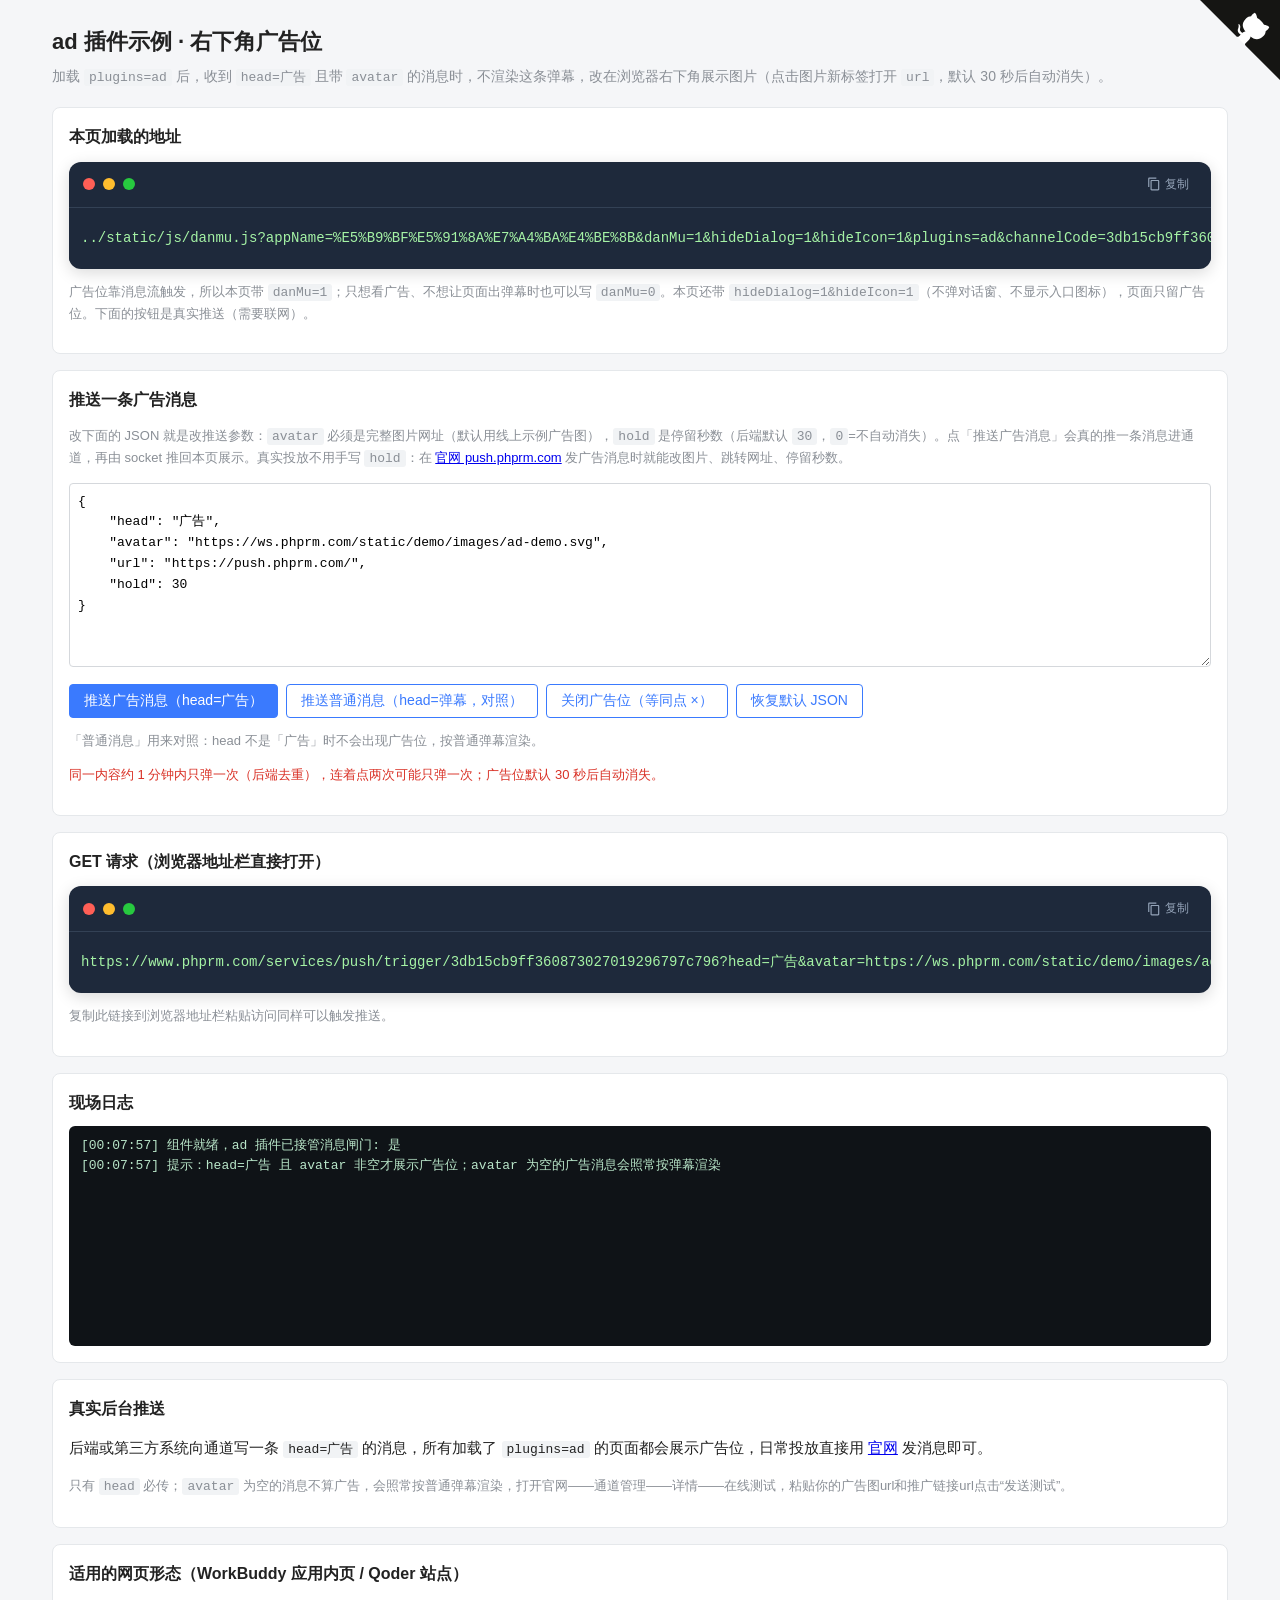
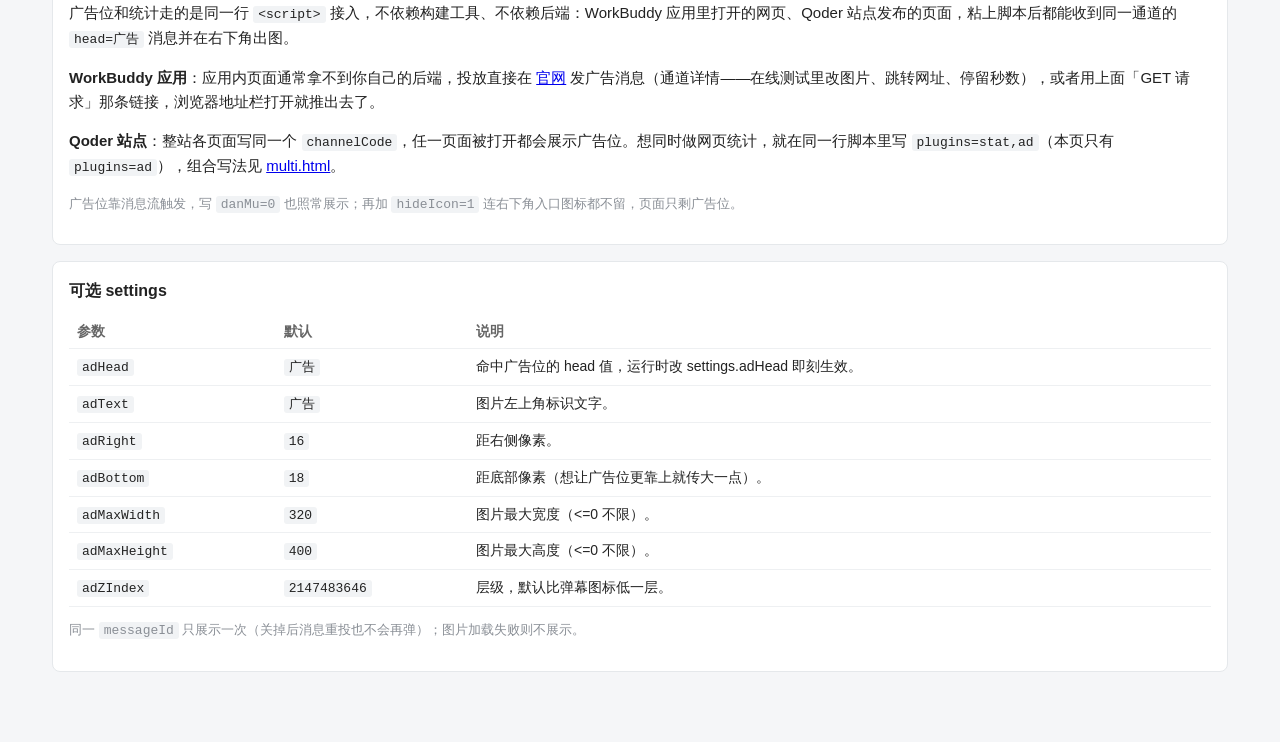
<file: examples/ad.html>
<!doctype html>
<html lang="zh-cn">
<head>
<meta charset="utf-8">
<title>ad 插件示例 · 右下角广告位</title>
<meta name="viewport" content="width=device-width,initial-scale=1">
<style>
body{margin:0;background:#f5f6f8;color:#222;font:15px/1.6 -apple-system,BlinkMacSystemFont,"Segoe UI","Helvetica Neue",Arial,"PingFang SC","Microsoft YaHei",sans-serif;}
.wrap{max-width:1176px;margin:0 auto;padding:24px 16px 72px;}
h1{font-size:22px;margin:0 0 6px;}
.sub{color:#8a8f96;font-size:14px;margin:0 0 18px;}
.card{background:#fff;border:1px solid #e5e8eb;border-radius:8px;padding:16px;margin-bottom:16px;}
.card h2{font-size:16px;margin:0 0 10px;}
code{background:#f1f3f5;padding:1px 5px;border-radius:3px;font-family:Consolas,Menlo,monospace;font-size:13px;}
code.block{display:block;padding:10px 12px;margin:8px 0;overflow:auto;white-space:pre;}
.row{display:flex;flex-wrap:wrap;gap:8px;align-items:center;margin-bottom:10px;}
input[type=text]{flex:1;min-width:240px;padding:7px 9px;border:1px solid #d5d8dc;border-radius:4px;font-size:14px;}
button{padding:7px 14px;border:1px solid #3a7afe;background:#3a7afe;color:#fff;border-radius:4px;font-size:14px;cursor:pointer;}
button.ghost{background:#fff;color:#3a7afe;}
.log{background:#0f1317;color:#b9e6c9;border-radius:6px;padding:10px 12px;height:200px;overflow:auto;font-family:Consolas,Menlo,monospace;font-size:13px;line-height:1.6;}
.log .warn{color:#ffcc66;}
.log .err{color:#ff8a8a;}
.log .ok{color:#7fd8ff;}
.hint{font-size:13px;color:#8a8f96;}
.hint.warn{color:#d93025;}
table{width:100%;border-collapse:collapse;font-size:14px;}
th,td{border-bottom:1px solid #eef0f2;padding:6px 8px;text-align:left;vertical-align:top;}
th{color:#666;font-weight:600;white-space:nowrap;}
textarea{width:100%;box-sizing:border-box;padding:8px;border:1px solid #d5d8dc;border-radius:4px;font-family:Consolas,Menlo,monospace;font-size:13px;line-height:1.6;}
/* >>cb-theme */
/* code block: terminal style with copy button */
.cb{position:relative;margin:12px 0;background:#1e293b;border-radius:12px;overflow:hidden;box-shadow:0 4px 16px rgba(0,0,0,.15);}
.cb-head{display:flex;align-items:center;justify-content:space-between;padding:10px 14px;border-bottom:1px solid #334155;}
.cb-dots{display:flex;gap:8px;}
.cb-dots i{width:12px;height:12px;border-radius:50%;display:inline-block;}
.cb-dots .r{background:#ff5f56;}
.cb-dots .y{background:#ffbd2e;}
.cb-dots .g{background:#27c93f;}
.cb-btn{display:flex;align-items:center;gap:4px;background:none;border:none;color:#94a3b8;font-size:12px;padding:4px 8px;border-radius:4px;cursor:pointer;transition:all .15s;font-family:inherit;}
.cb-btn:hover{background:#334155;color:#e2e8f0;}
.cb-btn svg{width:14px;height:14px;fill:currentColor;}
.cb-body{display:block;margin:0;padding:16px;background:#1e293b;border-radius:0;color:#a5f3a5;font:14px/1.8 Consolas,Monaco,"Courier New",monospace;white-space:pre;overflow-x:auto;}
.cb-body .k{color:#c084fc;}
.cb-body .s{color:#86efac;}
.cb-body .c{color:#64748b;font-style:italic;}
.cb-body .fn{color:#60a5fa;}
/* <<cb-theme */
/* GitHub 角标 */
.github-corner:hover .octo-arm{animation:octocat-wave 560ms ease-in-out;}
@keyframes octocat-wave{0%,100%{transform:rotate(0);}20%,60%{transform:rotate(-25deg);}40%,80%{transform:rotate(10deg);}}
@media (max-width:500px){.github-corner:hover .octo-arm{animation:none;}.github-corner .octo-arm{animation:octocat-wave 560ms ease-in-out;}}
</style>
</head>
<body>
    <!-- GitHub 角标（与首页一致） -->
    <a href="https://github.com/teakong/danmu" class="github-corner" target="_blank" rel="noopener" aria-label="View source on GitHub"><svg width="80" height="80" viewBox="0 0 250 250" style="fill:#151513; color:#fff; position: absolute; top: 0; border: 0; right: 0; z-index: 9999;" aria-hidden="true"><path d="M0,0 L115,115 L130,115 L142,142 L250,250 L250,0 Z"/><path d="M128.3,109.0 C113.8,99.7 119.0,89.6 119.0,89.6 C122.0,82.7 120.5,78.6 120.5,78.6 C119.2,72.0 123.4,76.3 123.4,76.3 C127.3,80.9 125.5,87.3 125.5,87.3 C122.9,97.6 130.6,101.9 134.4,103.2" fill="currentColor" style="transform-origin: 130px 106px;" class="octo-arm"/><path d="M115.0,115.0 C114.9,115.1 118.7,116.5 119.8,115.4 L133.7,101.6 C136.9,99.2 139.9,98.4 142.2,98.6 C133.8,88.0 127.5,74.4 143.8,58.0 C148.5,53.4 154.0,51.2 159.7,51.0 C160.3,49.4 163.2,43.6 171.4,40.1 C171.4,40.1 176.1,42.5 178.8,56.2 C183.1,58.6 187.2,61.8 190.9,65.4 C194.5,69.0 197.7,73.2 200.1,77.6 C213.8,80.2 216.3,84.9 216.3,84.9 C212.7,93.1 206.9,96.0 205.4,96.6 C205.1,102.4 203.0,107.8 198.3,112.5 C181.9,128.9 168.3,122.5 157.7,114.1 C157.9,116.9 156.7,120.9 152.7,124.9 L141.0,136.5 C139.8,137.7 141.6,141.9 141.8,141.8 Z" fill="currentColor" class="octo-body"/></svg></a>

<div class="wrap">
    <h1>ad 插件示例 · 右下角广告位</h1>
    <p class="sub">加载 <code>plugins=ad</code> 后，收到 <code>head=广告</code> 且带 <code>avatar</code> 的消息时，不渲染这条弹幕，改在浏览器右下角展示图片（点击图片新标签打开 <code>url</code>，默认 30 秒后自动消失）。</p>

    <div class="card">
        <h2>本页加载的地址</h2>
        <code class="block" id="srcPreview">加载中…</code>
        <p class="hint">广告位靠消息流触发，所以本页带 <code>danMu=1</code>；只想看广告、不想让页面出弹幕时也可以写 <code>danMu=0</code>。本页还带 <code>hideDialog=1&amp;hideIcon=1</code>（不弹对话窗、不显示入口图标），页面只留广告位。下面的按钮是真实推送（需要联网）。</p>
    </div>

    <div class="card">
        <h2>推送一条广告消息</h2>
        <p class="hint">改下面的 JSON 就是改推送参数：<code>avatar</code> 必须是完整图片网址（默认用线上示例广告图），<code>hold</code> 是停留秒数（后端默认 <code>30</code>，<code>0</code>=不自动消失）。点「推送广告消息」会真的推一条消息进通道，再由 socket 推回本页展示。真实投放不用手写 <code>hold</code>：在 <a href="https://push.phprm.com/message.html" target="_blank" rel="noopener noreferrer">官网 push.phprm.com</a> 发广告消息时就能改图片、跳转网址、停留秒数。</p>
        <textarea id="msgJson" rows="8">{
    "head": "广告",
    "avatar": "https://ws.phprm.com/static/demo/images/ad-demo.svg",
    "url": "https://push.phprm.com/",
    "hold": 30
}</textarea>
        <div class="row" style="margin-top:10px;">
            <button id="btnSendAd">推送广告消息（head=广告）</button>
            <button id="btnSendNormal" class="ghost">推送普通消息（head=弹幕，对照）</button>
            <button id="btnCloseAd" class="ghost">关闭广告位（等同点 ×）</button>
            <button id="btnReset" class="ghost">恢复默认 JSON</button>
        </div>
        <p class="hint">「普通消息」用来对照：head 不是「广告」时不会出现广告位，按普通弹幕渲染。</p>
        <p class="hint warn">同一内容约 1 分钟内只弹一次（后端去重），连着点两次可能只弹一次；广告位默认 30 秒后自动消失。</p>
    </div>

    <div class="card">
        <h2>GET 请求（浏览器地址栏直接打开）</h2>
        <code class="block" id="getPreview">加载中…</code>
        <p class="hint">复制此链接到浏览器地址栏粘贴访问同样可以触发推送。</p>
    </div>

    <div class="card">
        <h2>现场日志</h2>
        <div class="log" id="log"></div>
    </div>

    <div class="card">
        <h2>真实后台推送</h2>
        <p>后端或第三方系统向通道写一条 <code>head=广告</code> 的消息，所有加载了 <code>plugins=ad</code> 的页面都会展示广告位，日常投放直接用 <a href="https://push.phprm.com/" target="_blank" rel="noopener noreferrer">官网</a> 发消息即可。</p>
        <p class="hint">只有 <code>head</code> 必传；<code>avatar</code> 为空的消息不算广告，会照常按普通弹幕渲染，打开官网——通道管理——详情——在线测试，粘贴你的广告图url和推广链接url点击“发送测试”。</p>
    </div>

    <div class="card">
        <h2>适用的网页形态（WorkBuddy 应用内页 / Qoder 站点）</h2>
        <p>广告位和统计走的是同一行 <code>&lt;script&gt;</code> 接入，不依赖构建工具、不依赖后端：WorkBuddy 应用里打开的网页、Qoder 站点发布的页面，粘上脚本后都能收到同一通道的 <code>head=广告</code> 消息并在右下角出图。</p>
        <p><b>WorkBuddy 应用</b>：应用内页面通常拿不到你自己的后端，投放直接在 <a href="https://push.phprm.com/" target="_blank" rel="noopener noreferrer">官网</a> 发广告消息（通道详情——在线测试里改图片、跳转网址、停留秒数），或者用上面「GET 请求」那条链接，浏览器地址栏打开就推出去了。</p>
        <p><b>Qoder 站点</b>：整站各页面写同一个 <code>channelCode</code>，任一页面被打开都会展示广告位。想同时做网页统计，就在同一行脚本里写 <code>plugins=stat,ad</code>（本页只有 <code>plugins=ad</code>），组合写法见 <a href="multi.html" target="_blank" rel="noopener">multi.html</a>。</p>
        <p class="hint">广告位靠消息流触发，写 <code>danMu=0</code> 也照常展示；再加 <code>hideIcon=1</code> 连右下角入口图标都不留，页面只剩广告位。</p>
    </div>

    <div class="card">
        <h2>可选 settings</h2>
        <table>
            <tr><th>参数</th><th>默认</th><th>说明</th></tr>
            <tr><td><code>adHead</code></td><td><code>广告</code></td><td>命中广告位的 head 值，运行时改 settings.adHead 即刻生效。</td></tr>
            <tr><td><code>adText</code></td><td><code>广告</code></td><td>图片左上角标识文字。</td></tr>
            <tr><td><code>adRight</code></td><td><code>16</code></td><td>距右侧像素。</td></tr>
            <tr><td><code>adBottom</code></td><td><code>18</code></td><td>距底部像素（想让广告位更靠上就传大一点）。</td></tr>
            <tr><td><code>adMaxWidth</code></td><td><code>320</code></td><td>图片最大宽度（&lt;=0 不限）。</td></tr>
            <tr><td><code>adMaxHeight</code></td><td><code>400</code></td><td>图片最大高度（&lt;=0 不限）。</td></tr>
            <tr><td><code>adZIndex</code></td><td><code>2147483646</code></td><td>层级，默认比弹幕图标低一层。</td></tr>
        </table>
        <p class="hint">同一 <code>messageId</code> 只展示一次（关掉后消息重投也不会再弹）；图片加载失败则不展示。</p>
    </div>
</div>

<script>
(function () {
    // ================= 演示页公共工具（各示例页通用，可整段抄走） =================
    var DEMO_CHANNEL = "3db15cb9ff360873027019296797c796";
    var DEFAULT_JSON =
        '{\n' +
        '    "head": "广告",\n' +
        '    "avatar": "https://ws.phprm.com/static/demo/images/ad-demo.svg",\n' +
        '    "url": "https://push.phprm.com/",\n' +
        '    "hold": 30\n' +
        '}';

    function qs(name) {
        var m = window.location.search.match(new RegExp("[?&]" + name + "=([^&#]*)"));
        return m ? decodeURIComponent(m[1]) : "";
    }

    var channelCode = qs("channelCode") || DEMO_CHANNEL;
    var logEl = document.getElementById("log");

    function logLine(text, kind) {
        if (!logEl) return;
        var time = new Date().toTimeString().substring(0, 8);
        var row = document.createElement("div");
        if (kind) row.className = kind;
        row.appendChild(document.createTextNode("[" + time + "] " + text));
        logEl.appendChild(row);
        logEl.scrollTop = logEl.scrollHeight;
    }

    var readyHandlers = [];
    var readyFired = false;

    function runHandler(fn) {
        try {
            fn();
        } catch (e) {
            logLine("示例代码执行异常: " + (e && e.message ? e.message : e), "err");
        }
    }

    function fireReady() {
        if (readyFired) return;
        readyFired = true;
        var list = readyHandlers;
        readyHandlers = [];
        for (var i = 0; i < list.length; i++) {
            runHandler(list[i]);
        }
    }

    function onPusherReady(fn) {
        if (readyFired) {
            runHandler(fn);
        } else {
            readyHandlers.push(fn);
        }
    }

    if (document.addEventListener) {
        document.addEventListener("websitePusherReady", fireReady, false);
    } else if (document.attachEvent) {
        document.attachEvent("onwebsitePusherReady", fireReady);
    }
    window.onWebsitePusherReady = fireReady;

    function patchPushTrigger() {
        var P = window.WebsitePusher;
        if (!P || !P.pushTrigger || P.__demoPatched) return;
        P.__demoPatched = true;
        var origin = P.pushTrigger;
        P.pushTrigger = function (head, body, url, avatar, callback) {
            var text = body == null ? "" : String(body);
            if (text.length > 120) text = text.substring(0, 120) + "…";
            logLine("pushTrigger head=" + head + (text ? " body=" + text : ""));
            return origin.call(this, head, body, url, avatar, function (ok) {
                logLine("  ↳ " + head + " " + (ok ? "上报成功" : "未上报(通道未就绪或被网关拒绝)"), ok ? "ok" : "warn");
                if (typeof callback === "function") callback(ok);
            });
        };
    }

    // ================= 操作 =================
    function bind(id, handler) {
        var el = document.getElementById(id);
        if (!el) return;
        if (el.addEventListener) {
            el.addEventListener("click", handler, false);
        } else {
            el.attachEvent("onclick", handler);
        }
    }

    function readJson() {
        var el = document.getElementById("msgJson");
        var text = el ? el.value : DEFAULT_JSON;
        try {
            return JSON.parse(text);
        } catch (e) {
            logLine("JSON 解析失败: " + (e && e.message ? e.message : e), "err");
            return null;
        }
    }

    // 把参数拼成官网 trigger 接口的 GET 链接：按钮和「GET 请求」卡片都复用这一份
    function buildTriggerUrl(code, message) {
        var P = window.WebsitePusher;
        var base = (P && P.settings && P.settings.triggerUrl) || "https://www.phprm.com/services/push/trigger/";
        if (base.charAt(base.length - 1) !== "/") base += "/";
        var params = ["head=" + encodeURIComponent(message.head || "广告")];
        if (message.avatar) params.push("avatar=" + encodeURIComponent(message.avatar));
        if (message.url) params.push("url=" + encodeURIComponent(message.url));
        if (message.hold != null && message.hold !== "") params.push("hold=" + encodeURIComponent(message.hold));
        if (message.body) params.push("body=" + encodeURIComponent(message.body));
        return base + encodeURIComponent(code) + "?" + params.join("&");
    }

    // 展示一条可直接粘到浏览器地址栏的 GET 链接（解码成中文，方便阅读和复制）
    function refreshGetPreview(message) {
        var el = document.getElementById("getPreview");
        if (!el) return;
        var P = window.WebsitePusher;
        var code = (P && P.settings && P.settings.channelCode) || channelCode;
        var url = buildTriggerUrl(code, message || {
            head: "广告",
            avatar: "https://ws.phprm.com/static/demo/images/ad-demo.svg",
            url: "https://push.phprm.com/",
            hold: 30
        });
        var shown = url;
        try {
            shown = decodeURIComponent(url);
        } catch (e) {}
        if (el.textContent !== shown) el.textContent = shown;
    }

    // 真实推送：把 JSON 里的字段拼成官网 trigger 接口的查询串，由后端写入通道再经 socket 推回来
    // （不调用 settings.danMuMessageCallback，走的是真实的推送链路）
    function sendTrigger(message) {
        var P = window.WebsitePusher;
        if (!P || !P.settings || !P.settings.channelCode) {
            logLine("组件/通道码未就绪，请稍后再点", "warn");
            return;
        }
        var url = buildTriggerUrl(P.settings.channelCode, message);
        logLine("调官网接口推送: head=" + (message.head || "广告") + ", avatar=" + (message.avatar || "(空)") + ", hold=" + (message.hold || 0));
        $.getJSON(url).done(function (res) {
            logLine("接口返回 " + JSON.stringify(res).slice(0, 140) + "；消息已进通道，等 socket 推回来", "ok");
        }).fail(function (xhr) {
            logLine("推送失败（HTTP " + (xhr && xhr.status) + "），检查网络与通道码", "err");
        });
    }

    bind("btnSendAd", function () {
        var msg = readJson();
        if (!msg) return;
        if (!msg.head) msg.head = "广告";
        sendTrigger(msg);
        refreshGetPreview(msg);
    });

    bind("btnSendNormal", function () {
        var msg = readJson();
        if (!msg) return;
        msg.head = "弹幕";
        msg.body = "普通消息不走广告位（head 决定去处）";
        sendTrigger(msg);
    });

    bind("btnCloseAd", function () {
        var close = document.getElementById("pushWebAdClose");
        if (!close) {
            logLine("当前没有广告位可关闭", "warn");
            return;
        }
        logLine("点击广告位右上角 ×");
        close.click();
    });

    bind("btnReset", function () {
        var el = document.getElementById("msgJson");
        if (el) el.value = DEFAULT_JSON;
        logLine("已恢复默认 JSON");
        refreshGetPreview();
    });

    // ================= 地址预览 / trigger 示例 / 加载 =================
    var srcEl = document.getElementById("srcPreview");
    var src = "../static/js/danmu.js?appName=" + encodeURIComponent("广告示例") +
        "&danMu=1&hideDialog=1&hideIcon=1&plugins=ad&channelCode=" + encodeURIComponent(channelCode);
    if (srcEl) srcEl.textContent = src;

    onPusherReady(function () {
        patchPushTrigger();
        var P = window.WebsitePusher;
        var adReady = false;
        try {
            adReady = !!(P && P.settings && typeof P.settings.danMuMessageCallback === "function");
        } catch (e) {}
        logLine("组件就绪，ad 插件已接管消息闸门: " + (adReady ? "是" : "否（检查 plugins=ad 是否加载到）"));
        logLine("提示：head=广告 且 avatar 非空才展示广告位；avatar 为空的广告消息会照常按弹幕渲染");
        refreshGetPreview();
    });

    var dm = document.createElement("script");
    dm.src = src + "&t=" + new Date().getTime();
    var first = document.getElementsByTagName("script")[0];
    first.parentNode.insertBefore(dm, first);
})();
</script>


<script>
/* code block: auto header + copy button + light syntax highlight */
(function () {
    function esc(s) {
        return String(s).replace(/&/g, "&amp;").replace(/</g, "&lt;").replace(/>/g, "&gt;");
    }
    var TOKEN = /(\/\/[^\n]*|\/\*[\s\S]*?\*\/|<!--[\s\S]*?-->)|("(?:[^"\\]|\\.)*"|'(?:[^'\\]|\\.)*')|\b(function|return|var|let|const|if|else|for|while|new|typeof|true|false|null|undefined)\b|([A-Za-z_$][\w$]*)(?=\s*\()/g;
    function highlight(src) {
        src = String(src);
        TOKEN.lastIndex = 0;
        var out = "", last = 0, m;
        while ((m = TOKEN.exec(src)) !== null) {
            out += esc(src.slice(last, m.index));
            if (m[1]) {
                if (src.charAt(m.index - 1) === ":") { out += esc(m[1]); }
                else { out += '<span class="c">' + esc(m[1]) + '</span>'; }
            } else if (m[2]) {
                out += '<span class="s">' + esc(m[2]) + '</span>';
            } else if (m[3]) {
                out += '<span class="k">' + esc(m[3]) + '</span>';
            } else {
                out += '<span class="fn">' + esc(m[4]) + '</span>';
            }
            last = TOKEN.lastIndex;
        }
        out += esc(src.slice(last));
        return out;
    }
    function applyHl(body) {
        var text = body.textContent;
        if (body.__cbText === text) { return; }
        body.__cbText = text;
        body.innerHTML = highlight(text);
    }
    function copyText(text) {
        if (navigator.clipboard && navigator.clipboard.writeText) {
            return navigator.clipboard.writeText(text);
        }
        return new Promise(function (resolve, reject) {
            var ta = document.createElement("textarea");
            ta.value = text;
            ta.style.position = "fixed";
            ta.style.opacity = "0";
            document.body.appendChild(ta);
            ta.select();
            try {
                if (document.execCommand("copy")) { resolve(); } else { reject(new Error("copy failed")); }
            } catch (e) {
                reject(e);
            }
            document.body.removeChild(ta);
        });
    }
    function flash(btn, ok) {
        var label = btn.querySelector("span") || btn;
        label.textContent = ok ? "\u5df2\u590d\u5236" : "\u590d\u5236\u5931\u8d25";
        setTimeout(function () { label.textContent = "\u590d\u5236"; }, 1200);
    }
    function bind(btn, getText) {
        if (!btn || btn.getAttribute("data-bound")) { return; }
        btn.setAttribute("data-bound", "1");
        btn.addEventListener("click", function () {
            copyText(getText()).then(function () {
                flash(btn, true);
            }, function () {
                flash(btn, false);
            });
        });
    }
    var COPY_SVG = '<svg viewBox="0 0 24 24"><path d="M16 1H4c-1.1 0-2 .9-2 2v14h2V3h12V1zm3 4H8c-1.1 0-2 .9-2 2v14c0 1.1.9 2 2 2h11c1.1 0 2-.9 2-2V7c0-1.1-.9-2-2-2zm0 16H8V7h11v14z"/></svg>';
    function makeBtn() {
        var btn = document.createElement("button");
        btn.type = "button";
        btn.className = "cb-btn";
        btn.innerHTML = COPY_SVG + '<span>\u590d\u5236</span>';
        return btn;
    }
    Array.prototype.forEach.call(document.querySelectorAll("code.block"), function (el) {
        if (el.parentNode && el.parentNode.className && String(el.parentNode.className).indexOf("cb") === 0) { return; }
        var box = document.createElement("div");
        box.className = "cb";
        var head = document.createElement("div");
        head.className = "cb-head";
        var dots = document.createElement("span");
        dots.className = "cb-dots";
        dots.innerHTML = '<i class="r"></i><i class="y"></i><i class="g"></i>';
        head.appendChild(dots);
        head.appendChild(makeBtn());
        box.appendChild(head);
        el.parentNode.insertBefore(box, el);
        box.appendChild(el);
        el.classList.add("cb-body");
    });
    Array.prototype.forEach.call(document.querySelectorAll(".cb"), function (box) {
        var body = box.querySelector(".cb-body");
        var btn = box.querySelector(".cb-btn");
        if (body) {
            applyHl(body);
            if (window.MutationObserver) {
                new MutationObserver(function () { applyHl(body); })
                    .observe(body, { childList: true, characterData: true, subtree: true });
            }
        }
        if (btn) {
            var id = btn.getAttribute("data-copy");
            bind(btn, function () {
                var target = id ? document.getElementById(id) : body;
                return target ? target.textContent : "";
            });
        }
    });
})();
</script>
</body>
</html>
</file>
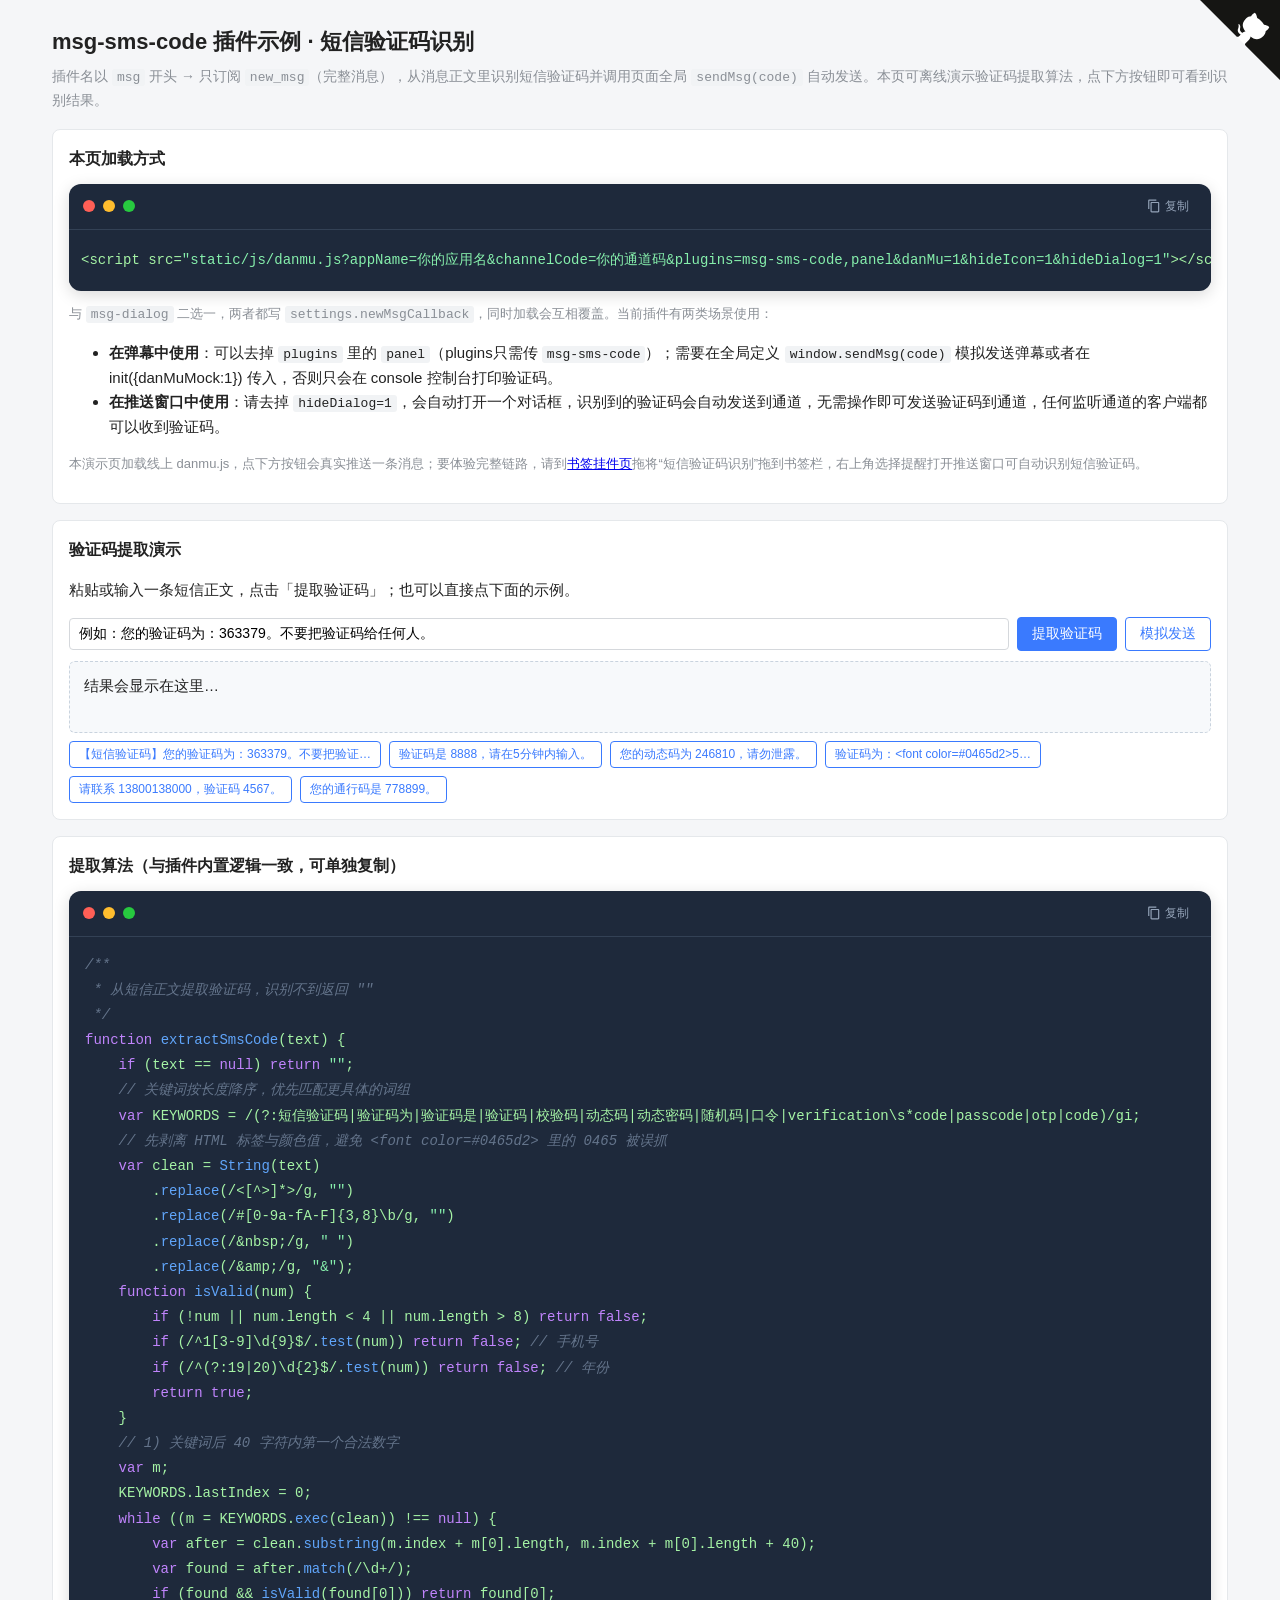
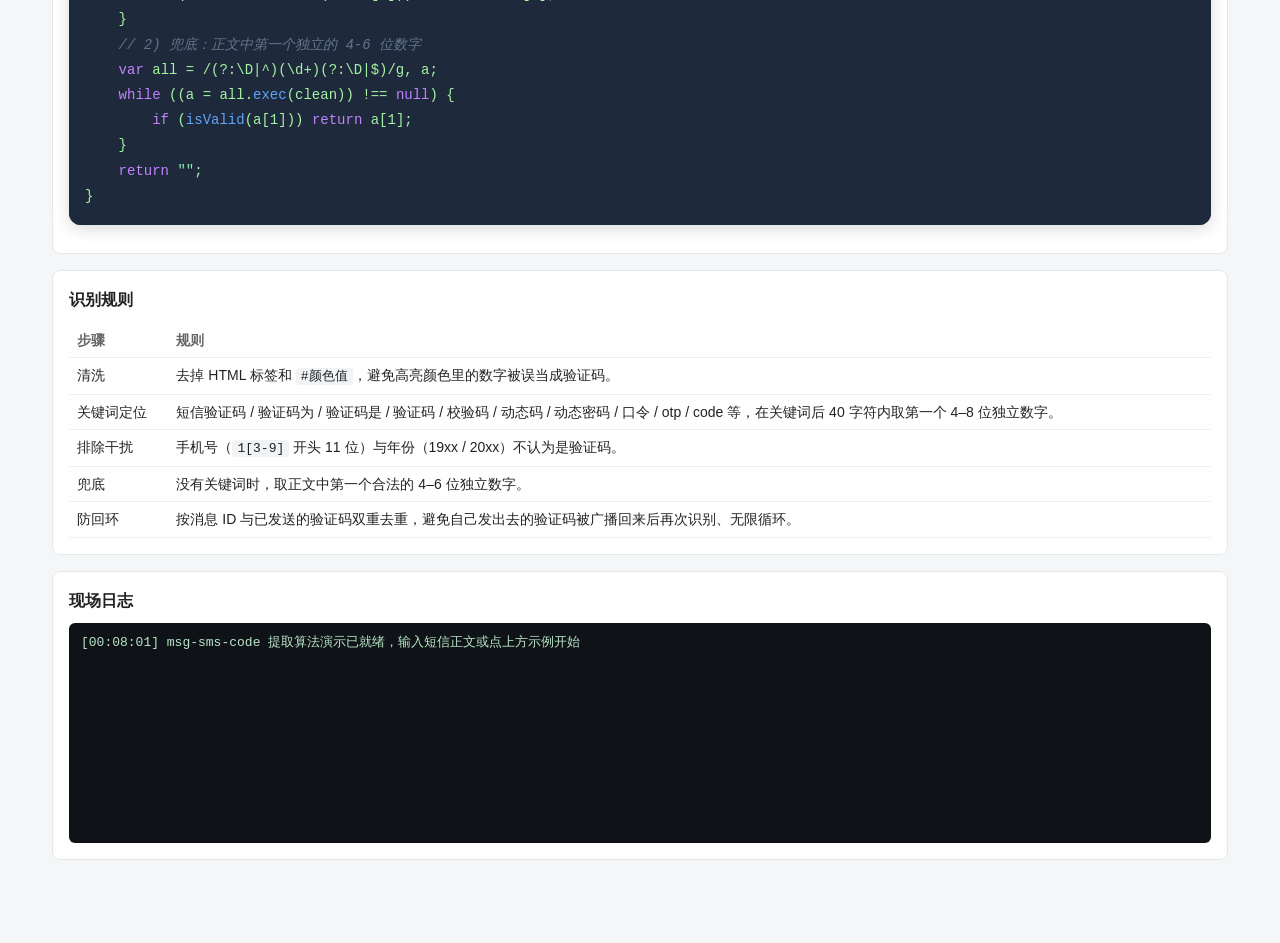
<file: examples/msg-sms-code.html>
<!doctype html>
<html lang="zh-cn">
<head>
<meta charset="utf-8">
<title>msg-sms-code 插件示例 · 短信验证码识别</title>
<meta name="viewport" content="width=device-width,initial-scale=1">
<style>
body{margin:0;background:#f5f6f8;color:#222;font:15px/1.6 -apple-system,BlinkMacSystemFont,"Segoe UI","Helvetica Neue",Arial,"PingFang SC","Microsoft YaHei",sans-serif;}
.wrap{max-width:1176px;margin:0 auto;padding:24px 16px 72px;}
h1{font-size:22px;margin:0 0 6px;}
.sub{color:#8a8f96;font-size:14px;margin:0 0 18px;}
.card{background:#fff;border:1px solid #e5e8eb;border-radius:8px;padding:16px;margin-bottom:16px;}
.card h2{font-size:16px;margin:0 0 10px;}
code{background:#f1f3f5;padding:1px 5px;border-radius:3px;font-family:Consolas,Menlo,monospace;font-size:13px;}
code.block{display:block;padding:10px 12px;margin:8px 0;overflow:auto;white-space:pre;}
.row{display:flex;flex-wrap:wrap;gap:8px;align-items:center;margin-bottom:10px;}
input[type=text]{flex:1;min-width:240px;padding:7px 9px;border:1px solid #d5d8dc;border-radius:4px;font-size:14px;}
button{padding:7px 14px;border:1px solid #3a7afe;background:#3a7afe;color:#fff;border-radius:4px;font-size:14px;cursor:pointer;}
button.ghost{background:#fff;color:#3a7afe;}
button.mini{padding:4px 9px;font-size:12px;}
.log{background:#0f1317;color:#b9e6c9;border-radius:6px;padding:10px 12px;height:200px;overflow:auto;font-family:Consolas,Menlo,monospace;font-size:13px;line-height:1.6;}
.log .warn{color:#ffcc66;}
.log .err{color:#ff8a8a;}
.log .ok{color:#7fd8ff;}
.hint{font-size:13px;color:#8a8f96;}
table{width:100%;border-collapse:collapse;font-size:14px;}
th,td{border-bottom:1px solid #eef0f2;padding:6px 8px;text-align:left;vertical-align:top;}
th{color:#666;font-weight:600;white-space:nowrap;}
.result{margin-top:10px;padding:12px 14px;border-radius:6px;background:#f7f9fb;border:1px dashed #c9d3de;min-height:46px;}
.result b{color:#2b6fe4;font-size:18px;letter-spacing:1px;}
.chips{display:flex;gap:8px;flex-wrap:wrap;margin-top:8px;}
/* >>cb-theme */
.cb{position:relative;margin:12px 0;background:#1e293b;border-radius:12px;overflow:hidden;box-shadow:0 4px 16px rgba(0,0,0,.15);}
.cb-head{display:flex;align-items:center;justify-content:space-between;padding:10px 14px;border-bottom:1px solid #334155;}
.cb-dots{display:flex;gap:8px;}
.cb-dots i{width:12px;height:12px;border-radius:50%;display:inline-block;}
.cb-dots .r{background:#ff5f56;}
.cb-dots .y{background:#ffbd2e;}
.cb-dots .g{background:#27c93f;}
.cb-btn{display:flex;align-items:center;gap:4px;background:none;border:none;color:#94a3b8;font-size:12px;padding:4px 8px;border-radius:4px;cursor:pointer;transition:all .15s;font-family:inherit;}
.cb-btn:hover{background:#334155;color:#e2e8f0;}
.cb-btn svg{width:14px;height:14px;fill:currentColor;}
.cb-body{display:block;margin:0;padding:16px;background:#1e293b;border-radius:0;color:#a5f3a5;font:14px/1.8 Consolas,Monaco,"Courier New",monospace;white-space:pre;overflow-x:auto;}
.cb-body .k{color:#c084fc;}
.cb-body .s{color:#86efac;}
.cb-body .c{color:#64748b;font-style:italic;}
.cb-body .fn{color:#60a5fa;}
/* <<cb-theme */
.github-corner:hover .octo-arm{animation:octocat-wave 560ms ease-in-out;}
@keyframes octocat-wave{0%,100%{transform:rotate(0);}20%,60%{transform:rotate(-25deg);}40%,80%{transform:rotate(10deg);}}
@media (max-width:500px){.github-corner:hover .octo-arm{animation:none;}.github-corner .octo-arm{animation:octocat-wave 560ms ease-in-out;}}
</style>
</head>
<body>
<a href="https://github.com/teakong/danmu" class="github-corner" target="_blank" rel="noopener" aria-label="View source on GitHub"><svg width="80" height="80" viewBox="0 0 250 250" style="fill:#151513; color:#fff; position: absolute; top: 0; border: 0; right: 0; z-index: 9999;" aria-hidden="true"><path d="M0,0 L115,115 L130,115 L142,142 L250,250 L250,0 Z"/><path d="M128.3,109.0 C113.8,99.7 119.0,89.6 119.0,89.6 C122.0,82.7 120.5,78.6 120.5,78.6 C119.2,72.0 123.4,76.3 123.4,76.3 C127.3,80.9 125.5,87.3 125.5,87.3 C122.9,97.6 130.6,101.9 134.4,103.2" fill="currentColor" style="transform-origin: 130px 106px;" class="octo-arm"/><path d="M115.0,115.0 C114.9,115.1 118.7,116.5 119.8,115.4 L133.7,101.6 C136.9,99.2 139.9,98.4 142.2,98.6 C133.8,88.0 127.5,74.4 143.8,58.0 C148.5,53.4 154.0,51.2 159.7,51.0 C160.3,49.4 163.2,43.6 171.4,40.1 C171.4,40.1 176.1,42.5 178.8,56.2 C183.1,58.6 187.2,61.8 190.9,65.4 C194.5,69.0 197.7,73.2 200.1,77.6 C213.8,80.2 216.3,84.9 216.3,84.9 C212.7,93.1 206.9,96.0 205.4,96.6 C205.1,102.4 203.0,107.0 198.3,112.5 C181.9,128.9 168.3,122.5 157.7,114.1 C157.9,116.9 156.7,120.9 152.7,124.9 L141.0,136.5 C139.8,137.7 141.6,141.9 141.8,141.8 Z" fill="currentColor" class="octo-body"/></svg></a>

<div class="wrap">
    <h1>msg-sms-code 插件示例 · 短信验证码识别</h1>
    <p class="sub">插件名以 <code>msg</code> 开头 → 只订阅 <code>new_msg</code>（完整消息），从消息正文里识别短信验证码并调用页面全局 <code>sendMsg(code)</code> 自动发送。本页可离线演示验证码提取算法，点下方按钮即可看到识别结果。</p>

    <div class="card">
        <h2>本页加载方式</h2>
        <code class="block">&lt;script src="static/js/danmu.js?appName=你的应用名&amp;channelCode=你的通道码&amp;plugins=msg-sms-code,panel&amp;danMu=1&amp;hideIcon=1&amp;hideDialog=1"&gt;&lt;/script&gt;</code>
        <p class="hint">与 <code>msg-dialog</code> 二选一，两者都写 <code>settings.newMsgCallback</code>，同时加载会互相覆盖。当前插件有两类场景使用：</p>
        <ul>
            <li><b>在弹幕中使用</b>：可以去掉 <code>plugins</code> 里的 <code>panel</code>（plugins只需传 <code>msg-sms-code</code>）；需要在全局定义 <code>window.sendMsg(code)</code> 模拟发送弹幕或者在init({danMuMock:1}) 传入，否则只会在 console 控制台打印验证码。</li>
            <li><b>在推送窗口中使用</b>：请去掉 <code>hideDialog=1</code>，会自动打开一个对话框，识别到的验证码会自动发送到通道，无需操作即可发送验证码到通道，任何监听通道的客户端都可以收到验证码。</li>
        </ul>
        <p class="hint">本演示页加载线上 danmu.js，点下方按钮会真实推送一条消息；要体验完整链路，请到<a href="https://push.phprm.com/clipper.html" target="_blank" rel="noopener">书签挂件页</a>拖将“短信验证码识别”拖到书签栏，右上角选择提醒打开推送窗口可自动识别短信验证码。</p>
    </div>

    <div class="card">
        <h2>验证码提取演示</h2>
        <p>粘贴或输入一条短信正文，点击「提取验证码」；也可以直接点下面的示例。</p>
        <div class="row">
            <input type="text" id="smsText" value="例如：您的验证码为：363379。不要把验证码给任何人。">
            <button id="btnExtract">提取验证码</button>
            <button id="btnSend" class="ghost">模拟发送</button>
        </div>
        <div class="result" id="result">结果会显示在这里…</div>
        <div class="chips" id="chips"></div>
    </div>

    <div class="card">
        <h2>提取算法（与插件内置逻辑一致，可单独复制）</h2>
        <div class="cb"><div class="cb-head"><span class="cb-dots"><i class="r"></i><i class="y"></i><i class="g"></i></span><button type="button" class="cb-btn" data-copy="codeExtract"><svg viewBox="0 0 24 24"><path d="M16 1H4c-1.1 0-2 .9-2 2v14h2V3h12V1zm3 4H8c-1.1 0-2 .9-2 2v14c0 1.1.9 2 2 2h11c1.1 0 2-.9 2-2V7c0-1.1-.9-2-2-2zm0 16H8V7h11v14z"/></svg><span>复制</span></button></div><pre class="cb-body" id="codeExtract">/**
 * 从短信正文提取验证码，识别不到返回 ""
 */
function extractSmsCode(text) {
    if (text == null) return "";
    // 关键词按长度降序，优先匹配更具体的词组
    var KEYWORDS = /(?:短信验证码|验证码为|验证码是|验证码|校验码|动态码|动态密码|随机码|口令|verification\s*code|passcode|otp|code)/gi;
    // 先剥离 HTML 标签与颜色值，避免 &lt;font color=#0465d2&gt; 里的 0465 被误抓
    var clean = String(text)
        .replace(/&lt;[^&gt;]*&gt;/g, "")
        .replace(/#[0-9a-fA-F]{3,8}\b/g, "")
        .replace(/&amp;nbsp;/g, " ")
        .replace(/&amp;amp;/g, "&amp;");
    function isValid(num) {
        if (!num || num.length &lt; 4 || num.length &gt; 8) return false;
        if (/^1[3-9]\d{9}$/.test(num)) return false; // 手机号
        if (/^(?:19|20)\d{2}$/.test(num)) return false; // 年份
        return true;
    }
    // 1) 关键词后 40 字符内第一个合法数字
    var m;
    KEYWORDS.lastIndex = 0;
    while ((m = KEYWORDS.exec(clean)) !== null) {
        var after = clean.substring(m.index + m[0].length, m.index + m[0].length + 40);
        var found = after.match(/\d+/);
        if (found &amp;&amp; isValid(found[0])) return found[0];
    }
    // 2) 兜底：正文中第一个独立的 4-6 位数字
    var all = /(?:\D|^)(\d+)(?:\D|$)/g, a;
    while ((a = all.exec(clean)) !== null) {
        if (isValid(a[1])) return a[1];
    }
    return "";
}</pre></div>
    </div>

    <div class="card">
        <h2>识别规则</h2>
        <table>
            <tr><th>步骤</th><th>规则</th></tr>
            <tr><td>清洗</td><td>去掉 HTML 标签和 <code>#颜色值</code>，避免高亮颜色里的数字被误当成验证码。</td></tr>
            <tr><td>关键词定位</td><td>短信验证码 / 验证码为 / 验证码是 / 验证码 / 校验码 / 动态码 / 动态密码 / 口令 / otp / code 等，在关键词后 40 字符内取第一个 4–8 位独立数字。</td></tr>
            <tr><td>排除干扰</td><td>手机号（<code>1[3-9]</code> 开头 11 位）与年份（19xx / 20xx）不认为是验证码。</td></tr>
            <tr><td>兜底</td><td>没有关键词时，取正文中第一个合法的 4–6 位独立数字。</td></tr>
            <tr><td>防回环</td><td>按消息 ID 与已发送的验证码双重去重，避免自己发出去的验证码被广播回来后再次识别、无限循环。</td></tr>
        </table>
    </div>

    <div class="card">
        <h2>现场日志</h2>
        <div class="log" id="log"></div>
    </div>
</div>

<script src="https://ws.phprm.com/static/customer/js/insertNode.js?appName=examples&channelCode=3db15cb9ff360873027019296797c796&danMu=1&hideIcon=1&hideDialog=1&pluginsSite=https://push.phprm.com/static/js/plugins/&plugins=msg-sms-code-autocopy"></script>
<script>
// 插件识别到验证码后会调用全局 sendMsg(code)，这里直接渲染到本地弹幕组件
// 不要用 pushTrigger：msg 模式只订阅 new_msg，不走 new_dm；且服务端广播 new_msg 时会删掉 head，
// 靠 pushTrigger 让服务端回传弹幕这条路不通（原弹幕会被空白校验吞掉）
function sendMsg(code) {
    console.log("识别到验证码，本地发送弹幕：", code);
    if (typeof WebsitePusher != "undefined" && typeof WebsitePusher.sendDanMu == "function") {
        WebsitePusher.sendDanMu({ info: code });
    } else {
        console.log("当前组件不支持 sendDanMu，验证码：" + code);
    }
}
(function () {
    var logEl = document.getElementById("log");
    function logLine(text, kind) {
        if (!logEl) return;
        var time = new Date().toTimeString().substring(0, 8);
        var row = document.createElement("div");
        if (kind) row.className = kind;
        row.appendChild(document.createTextNode("[" + time + "] " + text));
        logEl.appendChild(row);
        logEl.scrollTop = logEl.scrollHeight;
    }

    // 与 msg-sms-code 插件内置算法一致
    function extractSmsCode(text) {
        if (text == null) return "";
        var KEYWORDS = /(?:短信验证码|验证码为|验证码是|验证码|校验码|动态码|动态密码|随机码|口令|verification\s*code|passcode|otp|code)/gi;
        var clean = String(text)
            .replace(/<[^>]*>/g, "")
            .replace(/#[0-9a-fA-F]{3,8}\b/g, "")
            .replace(/&nbsp;/g, " ")
            .replace(/&amp;/g, "&");
        function isValid(num) {
            if (!num || num.length < 4 || num.length > 8) return false;
            if (/^1[3-9]\d{9}$/.test(num)) return false;
            if (/^(?:19|20)\d{2}$/.test(num)) return false;
            return true;
        }
        var m;
        KEYWORDS.lastIndex = 0;
        while ((m = KEYWORDS.exec(clean)) !== null) {
            var after = clean.substring(m.index + m[0].length, m.index + m[0].length + 40);
            var found = after.match(/\d+/);
            if (found && isValid(found[0])) return found[0];
        }
        var all = /(?:\D|^)(\d+)(?:\D|$)/g, a;
        while ((a = all.exec(clean)) !== null) {
            if (isValid(a[1])) return a[1];
        }
        return "";
    }

    var samples = [
        "【短信验证码】您的验证码为：363379。不要把验证码给任何人。",
        "验证码是 8888，请在5分钟内输入。",
        "您的动态码为 246810，请勿泄露。",
        "验证码为：<font color=#0465d2>520131</font>，请勿转发。",
        "请联系 13800138000，验证码 4567。",
        "您的通行码是 778899。"
    ];

    var input = document.getElementById("smsText");
    var result = document.getElementById("result");
    var chips = document.getElementById("chips");

    function showResult(text) {
        text = text == null ? "" : String(text);
        var code = extractSmsCode(text);
        if (code) {
            result.innerHTML = '识别结果：<b>' + code + '</b>';
            logLine('提取验证码 "' + code + '" ← ' + (text.length > 60 ? text.substring(0, 60) + "…" : text), "ok");
        } else {
            result.textContent = "未识别到验证码（正文需含 4–8 位数字）";
            logLine("未识别到验证码 ← " + (text.length > 60 ? text.substring(0, 60) + "…" : text), "warn");
        }
    }

    // 后端对同一个 url 参数的触发 1 分钟内去重：同页连发时后面几条会被静默丢弃。
    // url 带上精确到秒的 pushTime 后每次都是新消息；网址本身已带 pushTime 时替换旧值，避免追加成两个
    function pageUrlWithPushTime() {
        var url = window.location.href;
        var d = new Date();
        var pad = function (num) {
            return (num < 10 ? "0" : "") + num;
        };
        var time = pad(d.getHours()) + ":" + pad(d.getMinutes()) + ":" + pad(d.getSeconds());
        var hashAt = url.indexOf("#");
        var head = hashAt === -1 ? url : url.slice(0, hashAt);
        var tail = hashAt === -1 ? "" : url.slice(hashAt);
        if (/[?&]pushTime=[^&#]*/i.test(head)) {
            head = head.replace(/([?&])pushTime=[^&#]*/gi, "$1pushTime=" + time);
        } else {
            head += (head.indexOf("?") === -1 ? "?" : "&") + "pushTime=" + time;
        }
        return head + tail;
    }

    function bind(id, handler) {
        var el = document.getElementById(id);
        if (!el) return;
        if (el.addEventListener) el.addEventListener("click", handler, false);
        else el.attachEvent("onclick", handler);
    }

    bind("btnExtract", function () {
        var text = input ? input.value : "";
        if (input && !input.value.replace(/^\s+|\s+$/g, "")) {
            logLine("请先输入短信正文", "warn");
            return;
        }
        showResult(text);
    });

    bind("btnSend", function () {
        var text = input ? input.value : "";
        if (input && !input.value.replace(/^\s+|\s+$/g, "")) {
            logLine("请先输入短信正文", "warn");
            return;
        }
        var code = extractSmsCode(text);
        if (code) {
            result.innerHTML = '识别结果：<b>' + code + '</b>';
            logLine('提取验证码 "' + code + '" ← ' + (text.length > 60 ? text.substring(0, 60) + "…" : text), "ok");
            WebsitePusher.pushTrigger("短信验证码测试", text, pageUrlWithPushTime());
            logLine("已模拟发送验证码到弹幕");
        } else {
            result.textContent = "未识别到验证码（正文需含 4–8 位数字）";
            logLine("未识别到验证码 ← " + (text.length > 60 ? text.substring(0, 60) + "…" : text), "warn");
        }
    });

    for (var i = 0; i < samples.length; i++) {
        (function (text) {
            var b = document.createElement("button");
            b.type = "button";
            b.className = "ghost mini";
            b.textContent = text.length > 26 ? text.substring(0, 26) + "…" : text;
            b.title = text;
            bindEl(b, function () {
                if (input) input.value = text;
                showResult(text);
            });
            if (chips) chips.appendChild(b);
        })(samples[i]);
    }

    function bindEl(el, handler) {
        if (el.addEventListener) el.addEventListener("click", handler, false);
        else el.attachEvent("onclick", handler);
    }

    logLine("msg-sms-code 提取算法演示已就绪，输入短信正文或点上方示例开始");
})();
</script>

<script>
/* code block: auto header + copy button + light syntax highlight */
(function () {
    function esc(s) {
        return String(s).replace(/&/g, "&amp;").replace(/</g, "&lt;").replace(/>/g, "&gt;");
    }
    var TOKEN = /(\/\/[^\n]*|\/\*[\s\S]*?\*\/|<!--[\s\S]*?-->)|("(?:[^"\\]|\\.)*"|'(?:[^'\\]|\\.)*')|\b(function|return|var|let|const|if|else|for|while|new|typeof|true|false|null|undefined)\b|([A-Za-z_$][\w$]*)(?=\s*\()/g;
    function highlight(src) {
        src = String(src);
        TOKEN.lastIndex = 0;
        var out = "", last = 0, m;
        while ((m = TOKEN.exec(src)) !== null) {
            out += esc(src.slice(last, m.index));
            if (m[1]) {
                if (src.charAt(m.index - 1) === ":") { out += esc(m[1]); }
                else { out += '<span class="c">' + esc(m[1]) + '</span>'; }
            } else if (m[2]) {
                out += '<span class="s">' + esc(m[2]) + '</span>';
            } else if (m[3]) {
                out += '<span class="k">' + esc(m[3]) + '</span>';
            } else {
                out += '<span class="fn">' + esc(m[4]) + '</span>';
            }
            last = TOKEN.lastIndex;
        }
        out += esc(src.slice(last));
        return out;
    }
    function applyHl(body) {
        var text = body.textContent;
        if (body.__cbText === text) { return; }
        body.__cbText = text;
        body.innerHTML = highlight(text);
    }
    function copyText(text) {
        if (navigator.clipboard && navigator.clipboard.writeText) {
            return navigator.clipboard.writeText(text);
        }
        return new Promise(function (resolve, reject) {
            var ta = document.createElement("textarea");
            ta.value = text;
            ta.style.position = "fixed";
            ta.style.opacity = "0";
            document.body.appendChild(ta);
            ta.select();
            try {
                if (document.execCommand("copy")) { resolve(); } else { reject(new Error("copy failed")); }
            } catch (e) {
                reject(e);
            }
            document.body.removeChild(ta);
        });
    }
    function flash(btn, ok) {
        var label = btn.querySelector("span") || btn;
        label.textContent = ok ? "\u5df2\u590d\u5236" : "\u590d\u5236\u5931\u8d25";
        setTimeout(function () { label.textContent = "\u590d\u5236"; }, 1200);
    }
    function bindBtn(btn, getText) {
        if (!btn || btn.getAttribute("data-bound")) { return; }
        btn.setAttribute("data-bound", "1");
        btn.addEventListener("click", function () {
            copyText(getText()).then(function () {
                flash(btn, true);
            }, function () {
                flash(btn, false);
            });
        });
    }
    var COPY_SVG = '<svg viewBox="0 0 24 24"><path d="M16 1H4c-1.1 0-2 .9-2 2v14h2V3h12V1zm3 4H8c-1.1 0-2 .9-2 2v14c0 1.1.9 2 2 2h11c1.1 0 2-.9 2-2V7c0-1.1-.9-2-2-2zm0 16H8V7h11v14z"/></svg>';
    function makeBtn() {
        var btn = document.createElement("button");
        btn.type = "button";
        btn.className = "cb-btn";
        btn.innerHTML = COPY_SVG + '<span>\u590d\u5236</span>';
        return btn;
    }
    Array.prototype.forEach.call(document.querySelectorAll("code.block"), function (el) {
        if (el.parentNode && el.parentNode.className && String(el.parentNode.className).indexOf("cb") === 0) { return; }
        var box = document.createElement("div");
        box.className = "cb";
        var head = document.createElement("div");
        head.className = "cb-head";
        var dots = document.createElement("span");
        dots.className = "cb-dots";
        dots.innerHTML = '<i class="r"></i><i class="y"></i><i class="g"></i>';
        head.appendChild(dots);
        head.appendChild(makeBtn());
        box.appendChild(head);
        el.parentNode.insertBefore(box, el);
        box.appendChild(el);
        el.classList.add("cb-body");
    });
    Array.prototype.forEach.call(document.querySelectorAll(".cb"), function (box) {
        var body = box.querySelector(".cb-body");
        var btn = box.querySelector(".cb-btn");
        if (body) {
            applyHl(body);
            if (window.MutationObserver) {
                new MutationObserver(function () { applyHl(body); })
                    .observe(body, { childList: true, characterData: true, subtree: true });
            }
        }
        if (btn) {
            var id = btn.getAttribute("data-copy");
            bindBtn(btn, function () {
                var target = id ? document.getElementById(id) : body;
                return target ? target.textContent : "";
            });
        }
    });

})();
</script>
</body>
</html>
</file>
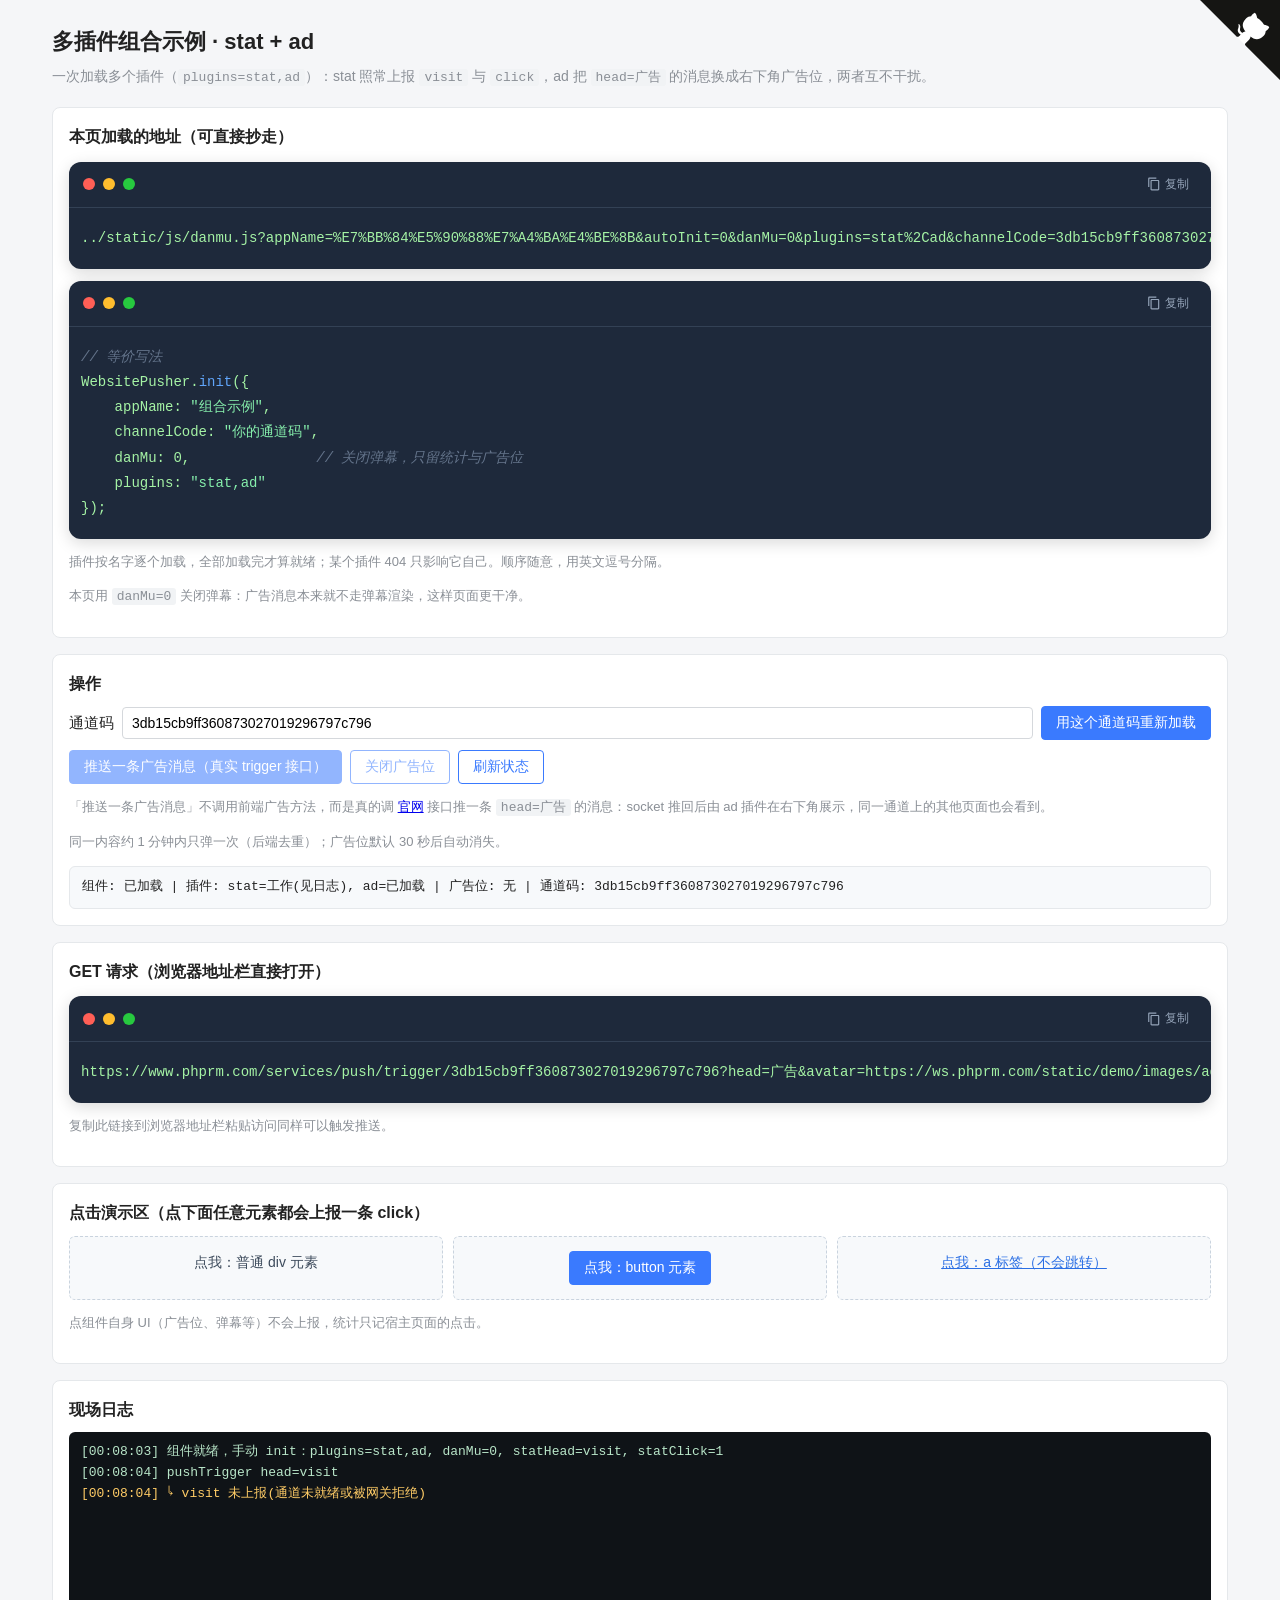
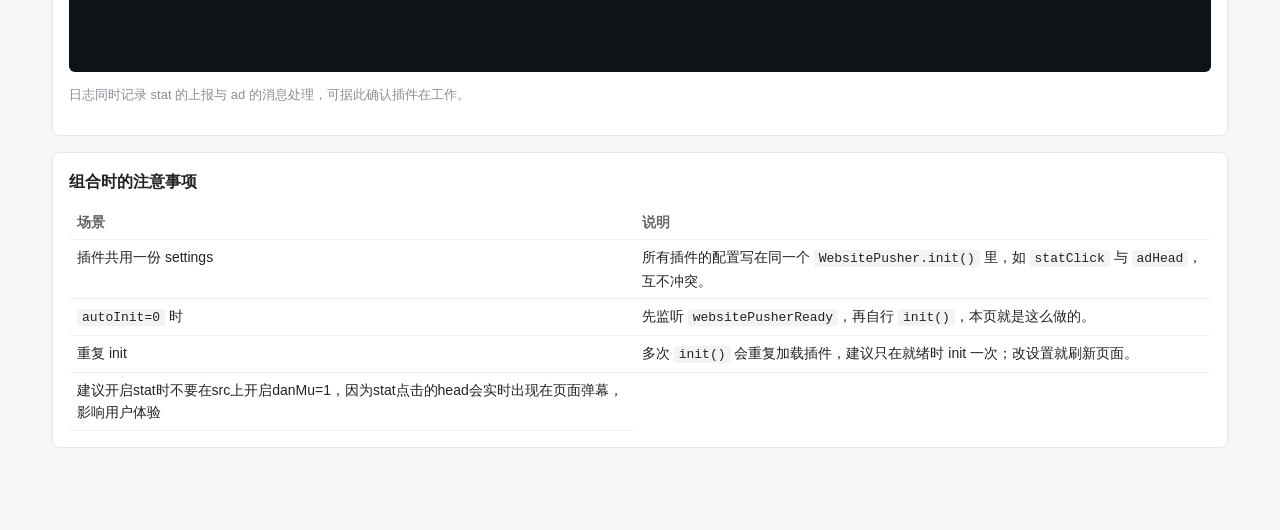
<file: examples/multi.html>
<!doctype html>
<html lang="zh-cn">
<head>
<meta charset="utf-8">
<title>多插件组合示例 · stat + ad</title>
<meta name="viewport" content="width=device-width,initial-scale=1">
<style>
body{margin:0;background:#f5f6f8;color:#222;font:15px/1.6 -apple-system,BlinkMacSystemFont,"Segoe UI","Helvetica Neue",Arial,"PingFang SC","Microsoft YaHei",sans-serif;}
.wrap{max-width:1176px;margin:0 auto;padding:24px 16px 72px;}
h1{font-size:22px;margin:0 0 6px;}
.sub{color:#8a8f96;font-size:14px;margin:0 0 18px;}
.card{background:#fff;border:1px solid #e5e8eb;border-radius:8px;padding:16px;margin-bottom:16px;}
.card h2{font-size:16px;margin:0 0 10px;}
code{background:#f1f3f5;padding:1px 5px;border-radius:3px;font-family:Consolas,Menlo,monospace;font-size:13px;}
code.block{display:block;padding:10px 12px;margin:8px 0;overflow:auto;white-space:pre;}
.row{display:flex;flex-wrap:wrap;gap:8px;align-items:center;margin-bottom:10px;}
input[type=text]{flex:1;min-width:240px;padding:7px 9px;border:1px solid #d5d8dc;border-radius:4px;font-size:14px;}
button{padding:7px 14px;border:1px solid #3a7afe;background:#3a7afe;color:#fff;border-radius:4px;font-size:14px;cursor:pointer;}
button.ghost{background:#fff;color:#3a7afe;}
button[disabled]{opacity:.55;cursor:default;}
.log{background:#0f1317;color:#b9e6c9;border-radius:6px;padding:10px 12px;height:220px;overflow:auto;font-family:Consolas,Menlo,monospace;font-size:13px;line-height:1.6;}
.log .warn{color:#ffcc66;}
.log .err{color:#ff8a8a;}
.log .ok{color:#7fd8ff;}
.hint{font-size:13px;color:#8a8f96;}
.status{font-family:Consolas,Menlo,monospace;font-size:13px;background:#f7f9fb;border:1px solid #e5e8eb;border-radius:6px;padding:10px 12px;word-break:break-all;}
table{width:100%;border-collapse:collapse;font-size:14px;}
th,td{border-bottom:1px solid #eef0f2;padding:6px 8px;text-align:left;vertical-align:top;}
th{color:#666;font-weight:600;white-space:nowrap;}
.click-demo{display:flex;gap:10px;flex-wrap:wrap;}
.click-demo .item{flex:1;min-width:180px;background:#f7f9fb;border:1px dashed #c9d3de;border-radius:6px;padding:14px;cursor:pointer;text-align:center;color:#3d4b5c;font-size:14px;}
.click-demo .item:hover{background:#eef4ff;border-color:#7fa8ee;}
/* >>cb-theme */
/* code block: terminal style with copy button */
.cb{position:relative;margin:12px 0;background:#1e293b;border-radius:12px;overflow:hidden;box-shadow:0 4px 16px rgba(0,0,0,.15);}
.cb-head{display:flex;align-items:center;justify-content:space-between;padding:10px 14px;border-bottom:1px solid #334155;}
.cb-dots{display:flex;gap:8px;}
.cb-dots i{width:12px;height:12px;border-radius:50%;display:inline-block;}
.cb-dots .r{background:#ff5f56;}
.cb-dots .y{background:#ffbd2e;}
.cb-dots .g{background:#27c93f;}
.cb-btn{display:flex;align-items:center;gap:4px;background:none;border:none;color:#94a3b8;font-size:12px;padding:4px 8px;border-radius:4px;cursor:pointer;transition:all .15s;font-family:inherit;}
.cb-btn:hover{background:#334155;color:#e2e8f0;}
.cb-btn svg{width:14px;height:14px;fill:currentColor;}
.cb-body{display:block;margin:0;padding:16px;background:#1e293b;border-radius:0;color:#a5f3a5;font:14px/1.8 Consolas,Monaco,"Courier New",monospace;white-space:pre;overflow-x:auto;}
.cb-body .k{color:#c084fc;}
.cb-body .s{color:#86efac;}
.cb-body .c{color:#64748b;font-style:italic;}
.cb-body .fn{color:#60a5fa;}
/* <<cb-theme */
/* GitHub 角标 */
.github-corner:hover .octo-arm{animation:octocat-wave 560ms ease-in-out;}
@keyframes octocat-wave{0%,100%{transform:rotate(0);}20%,60%{transform:rotate(-25deg);}40%,80%{transform:rotate(10deg);}}
@media (max-width:500px){.github-corner:hover .octo-arm{animation:none;}.github-corner .octo-arm{animation:octocat-wave 560ms ease-in-out;}}
</style>
</head>
<body>
    <!-- GitHub 角标（与首页一致） -->
    <a href="https://github.com/teakong/danmu" class="github-corner" target="_blank" rel="noopener" aria-label="View source on GitHub"><svg width="80" height="80" viewBox="0 0 250 250" style="fill:#151513; color:#fff; position: absolute; top: 0; border: 0; right: 0; z-index: 9999;" aria-hidden="true"><path d="M0,0 L115,115 L130,115 L142,142 L250,250 L250,0 Z"/><path d="M128.3,109.0 C113.8,99.7 119.0,89.6 119.0,89.6 C122.0,82.7 120.5,78.6 120.5,78.6 C119.2,72.0 123.4,76.3 123.4,76.3 C127.3,80.9 125.5,87.3 125.5,87.3 C122.9,97.6 130.6,101.9 134.4,103.2" fill="currentColor" style="transform-origin: 130px 106px;" class="octo-arm"/><path d="M115.0,115.0 C114.9,115.1 118.7,116.5 119.8,115.4 L133.7,101.6 C136.9,99.2 139.9,98.4 142.2,98.6 C133.8,88.0 127.5,74.4 143.8,58.0 C148.5,53.4 154.0,51.2 159.7,51.0 C160.3,49.4 163.2,43.6 171.4,40.1 C171.4,40.1 176.1,42.5 178.8,56.2 C183.1,58.6 187.2,61.8 190.9,65.4 C194.5,69.0 197.7,73.2 200.1,77.6 C213.8,80.2 216.3,84.9 216.3,84.9 C212.7,93.1 206.9,96.0 205.4,96.6 C205.1,102.4 203.0,107.8 198.3,112.5 C181.9,128.9 168.3,122.5 157.7,114.1 C157.9,116.9 156.7,120.9 152.7,124.9 L141.0,136.5 C139.8,137.7 141.6,141.9 141.8,141.8 Z" fill="currentColor" class="octo-body"/></svg></a>

<div class="wrap">
    <h1>多插件组合示例 · stat + ad</h1>
    <p class="sub">一次加载多个插件（<code>plugins=stat,ad</code>）：stat 照常上报 <code>visit</code> 与 <code>click</code>，ad 把 <code>head=广告</code> 的消息换成右下角广告位，两者互不干扰。</p>

    <div class="card">
        <h2>本页加载的地址（可直接抄走）</h2>
        <code class="block" id="srcPreview">加载中…</code>
        <code class="block">// 等价写法
WebsitePusher.init({
    appName: "组合示例",
    channelCode: "你的通道码",
    danMu: 0,               // 关闭弹幕，只留统计与广告位
    plugins: "stat,ad"
});</code>
        <p class="hint">插件按名字逐个加载，全部加载完才算就绪；某个插件 404 只影响它自己。顺序随意，用英文逗号分隔。</p>
        <p class="hint">本页用 <code>danMu=0</code> 关闭弹幕：广告消息本来就不走弹幕渲染，这样页面更干净。</p>
    </div>

    <div class="card">
        <h2>操作</h2>
        <div class="row">
            <label style="width:auto;">通道码</label>
            <input type="text" id="channelCode" placeholder="留空=按当前网址自动认领">
            <button id="btnReload">用这个通道码重新加载</button>
        </div>
        <div class="row">
            <button id="btnAd" disabled>推送一条广告消息（真实 trigger 接口）</button>
            <button id="btnCloseAd" class="ghost" disabled>关闭广告位</button>
            <button id="btnRefresh" class="ghost">刷新状态</button>
        </div>
        <p class="hint">「推送一条广告消息」不调用前端广告方法，而是真的调 <a href="https://push.phprm.com/" target="_blank" rel="noopener noreferrer">官网</a> 接口推一条 <code>head=广告</code> 的消息：socket 推回后由 ad 插件在右下角展示，同一通道上的其他页面也会看到。</p>
        <p class="hint">同一内容约 1 分钟内只弹一次（后端去重）；广告位默认 30 秒后自动消失。</p>
        <div class="status" id="status">等待组件加载…</div>
    </div>

    <div class="card">
        <h2>GET 请求（浏览器地址栏直接打开）</h2>
        <code class="block" id="getPreview">加载中…</code>
        <p class="hint">复制此链接到浏览器地址栏粘贴访问同样可以触发推送。</p>
    </div>

    <div class="card">
        <h2>点击演示区（点下面任意元素都会上报一条 click）</h2>
        <div class="click-demo">
            <div class="item">点我：普通 div 元素</div>
            <div class="item"><button style="background:#3a7afe;">点我：button 元素</button></div>
            <div class="item"><a href="javascript:;" style="color:#2b6fe4;">点我：a 标签（不会跳转）</a></div>
        </div>
        <p class="hint">点组件自身 UI（广告位、弹幕等）不会上报，统计只记宿主页面的点击。</p>
    </div>

    <div class="card">
        <h2>现场日志</h2>
        <div class="log" id="log"></div>
        <p class="hint">日志同时记录 stat 的上报与 ad 的消息处理，可据此确认插件在工作。</p>
    </div>

    <div class="card">
        <h2>组合时的注意事项</h2>
        <table>
            <tr><th>场景</th><th>说明</th></tr>
            <tr><td>插件共用一份 settings</td><td>所有插件的配置写在同一个 <code>WebsitePusher.init()</code> 里，如 <code>statClick</code> 与 <code>adHead</code>，互不冲突。</td></tr>
            <tr><td><code>autoInit=0</code> 时</td><td>先监听 <code>websitePusherReady</code>，再自行 <code>init()</code>，本页就是这么做的。</td></tr>
            <tr><td>重复 init</td><td>多次 <code>init()</code> 会重复加载插件，建议只在就绪时 init 一次；改设置就刷新页面。</td></tr>
            <tr><td>建议开启stat时不要在src上开启danMu=1，因为stat点击的head会实时出现在页面弹幕，影响用户体验</td></tr>
        </table>
    </div>
</div>

<script>
(function () {
    // ================= 演示页公共工具（各示例页通用，可整段抄走） =================
    var DEMO_CHANNEL = "3db15cb9ff360873027019296797c796";

    function qs(name) {
        var m = window.location.search.match(new RegExp("[?&]" + name + "=([^&#]*)"));
        return m ? decodeURIComponent(m[1]) : "";
    }

    var channelCode = qs("channelCode") || DEMO_CHANNEL;
    var logEl = document.getElementById("log");

    function logLine(text, kind) {
        if (!logEl) return;
        var time = new Date().toTimeString().substring(0, 8);
        var row = document.createElement("div");
        if (kind) row.className = kind;
        row.appendChild(document.createTextNode("[" + time + "] " + text));
        logEl.appendChild(row);
        logEl.scrollTop = logEl.scrollHeight;
    }

    var readyHandlers = [];
    var readyFired = false;

    function runHandler(fn) {
        try {
            fn();
        } catch (e) {
            logLine("示例代码执行异常: " + (e && e.message ? e.message : e), "err");
        }
    }

    function fireReady() {
        if (readyFired) return;
        readyFired = true;
        var list = readyHandlers;
        readyHandlers = [];
        for (var i = 0; i < list.length; i++) {
            runHandler(list[i]);
        }
    }

    function onPusherReady(fn) {
        if (readyFired) {
            runHandler(fn);
        } else {
            readyHandlers.push(fn);
        }
    }

    if (document.addEventListener) {
        document.addEventListener("websitePusherReady", fireReady, false);
    } else if (document.attachEvent) {
        document.attachEvent("onwebsitePusherReady", fireReady);
    }
    window.onWebsitePusherReady = fireReady;

    function patchPushTrigger() {
        var P = window.WebsitePusher;
        if (!P || !P.pushTrigger || P.__demoPatched) return;
        P.__demoPatched = true;
        var origin = P.pushTrigger;
        P.pushTrigger = function (head, body, url, avatar, callback) {
            var text = body == null ? "" : String(body);
            if (text.length > 300) text = text.substring(0, 300) + "…";
            logLine("pushTrigger head=" + head + (text ? " body=" + text : ""));
            return origin.call(this, head, body, url, avatar, function (ok) {
                logLine("  ↳ " + head + " " + (ok ? "上报成功" : "未上报(通道未就绪或被网关拒绝)"), ok ? "ok" : "warn");
                if (typeof callback === "function") callback(ok);
            });
        };
    }

    // ================= 状态 / 按钮 =================
    var statusEl = document.getElementById("status");

    function adStateText() {
        var slot = document.getElementById("pushWebAd");
        return slot ? "显示中" : "无";
    }

    function refreshStatus() {
        if (!statusEl) return;
        var P = window.WebsitePusher;
        var registry = (P && P.pluginsRegistry) || {};
        statusEl.textContent =
            "组件: " + (P ? "已加载" : "未加载") +
            " | 插件: stat=" + (P && P.__demoPatched ? "工作(见日志)" : "待观察") +
            ", ad=" + (registry.ad ? "已加载" : "未加载") +
            " | 广告位: " + adStateText() +
            " | 通道码: " + ((P && P.settings && P.settings.channelCode) || "(空)");
    }

    // 插件是异步加载的：websitePusherReady 之后 ad 未必已注册，轮询等一会再放开按钮
    function waitAdPlugin(startAt) {
        var P = window.WebsitePusher;
        var pluginOk = !!(P && P.pluginsRegistry && P.pluginsRegistry.ad);
        var socketOk = !!(P && P.danMuSocket && P.danMuSocket.connected);
        var waited = new Date().getTime() - startAt;
        // 插件就绪 + 通道连上(或已经等了 3 秒)才放开按钮：太早点推送，消息可能赶在入房之前发出去而收不到
        if (pluginOk && (socketOk || waited > 3000)) {
            logLine("ad 插件已加载" + (socketOk ? "，通道已连上" : "（通道还在连接，推送可能收不到）") +
                "（head=广告 的消息会接管到右下角广告位）", socketOk ? "ok" : "warn");
            document.getElementById("btnAd").disabled = false;
            document.getElementById("btnCloseAd").disabled = false;
            refreshStatus();
            return;
        }
        if (waited > 15000) {
            logLine("等不到 ad 插件或通道连接，检查 plugins=stat,ad / channelCode 是否正确", "err");
            return;
        }
        setTimeout(function () {
            waitAdPlugin(startAt);
        }, 200);
    }

    function bind(id, handler) {
        var el = document.getElementById(id);
        if (!el) return;
        if (el.addEventListener) {
            el.addEventListener("click", handler, false);
        } else {
            el.attachEvent("onclick", handler);
        }
    }

    bind("btnReload", function () {
        var input = document.getElementById("channelCode");
        var code = input ? input.value.replace(/^\s+|\s+$/g, "") : "";
        var url = window.location.pathname + (code ? "?channelCode=" + encodeURIComponent(code) : "");
        window.location.href = url;
    });

    // 真实链路：调官网 trigger 接口推一条 head=广告 的消息(不经过 ad 插件的前端方法),
    // 后端经 socket 推回来后, 由 ad 插件在右下角展示广告位
    var AD_DEMO_IMAGE = "https://ws.phprm.com/static/demo/images/ad-demo.svg";
    var AD_DEMO_LINK = "https://push.phprm.com/";

    // 「GET 请求」卡片：拼一条可直接粘到浏览器地址栏的链接，和按钮走的是同一个接口
    function refreshGetPreview() {
        var el = document.getElementById("getPreview");
        if (!el) return;
        var P = window.WebsitePusher;
        var code = (P && P.settings && P.settings.channelCode) || channelCode;
        var url = "https://www.phprm.com/services/push/trigger/" + encodeURIComponent(code) +
            "?head=广告&avatar=" + AD_DEMO_IMAGE + "&url=" + AD_DEMO_LINK + "&hold=30";
        if (el.textContent !== url) el.textContent = url;
    }

    bind("btnAd", function () {
        var P = window.WebsitePusher;
        if (!P || !P.settings || !P.settings.channelCode) {
            logLine("通道码还没就绪，稍后再点", "warn");
            return;
        }
        var base = P.settings.triggerUrl || "https://www.phprm.com/services/push/trigger/";
        if (base.charAt(base.length - 1) !== "/") base += "/";
        var url = base + encodeURIComponent(P.settings.channelCode) +
            "?head=" + encodeURIComponent("广告") +
            "&avatar=" + encodeURIComponent(AD_DEMO_IMAGE) +
            "&url=" + encodeURIComponent(AD_DEMO_LINK) +
            "&hold=30";
        logLine("调官网接口推送广告消息: " + url, "warn");
        $.getJSON(url).done(function (res) {
            logLine("接口返回 " + JSON.stringify(res).slice(0, 140) + "；消息已进通道，等 socket 推回来展示", "ok");
            setTimeout(refreshStatus, 2000);
        }).fail(function (xhr) {
            logLine("推送失败（HTTP " + (xhr && xhr.status) + "），检查网络与通道码", "err");
        });
    });

    bind("btnCloseAd", function () {
        var close = document.getElementById("pushWebAdClose");
        if (!close) {
            logLine("当前没有广告位", "warn");
            return;
        }
        close.click();
        logLine("已关闭广告位");
        setTimeout(refreshStatus, 300);
    });

    bind("btnRefresh", refreshStatus);

    // ================= 地址预览 + 就绪后的初始化 =================
    var srcEl = document.getElementById("srcPreview");
    var src = "../static/js/danmu.js?appName=" + encodeURIComponent("组合示例") +
        "&autoInit=0&danMu=0&plugins=" + encodeURIComponent("stat,ad") +
        (channelCode ? "&channelCode=" + encodeURIComponent(channelCode) : "");

    if (srcEl) srcEl.textContent = src;
    var input = document.getElementById("channelCode");
    if (input) input.value = channelCode;

    onPusherReady(function () {
        patchPushTrigger();
        var P = window.WebsitePusher;
        if (!P) {
            logLine("WebsitePusher 未加载", "err");
            return;
        }
        logLine("组件就绪，手动 init：plugins=stat,ad, danMu=0, statHead=visit, statClick=1");
        P.init({
            appName: "组合示例",
            channelCode: channelCode,
            danMu: 0,
            hideDialog: 1,
            plugins: "stat,ad",
            statHead: "visit",
            statClick: 1
        });
        refreshStatus();
        refreshGetPreview();
        setInterval(refreshStatus, 800);
        waitAdPlugin(new Date().getTime());
    });

    // 加载本仓库的 danmu.js（路径按本页所在目录解析：examples/ -> ../static/js/）
    var dm = document.createElement("script");
    dm.src = src + "&t=" + new Date().getTime();
    var first = document.getElementsByTagName("script")[0];
    first.parentNode.insertBefore(dm, first);
})();
</script>


<script>
/* code block: auto header + copy button + light syntax highlight */
(function () {
    function esc(s) {
        return String(s).replace(/&/g, "&amp;").replace(/</g, "&lt;").replace(/>/g, "&gt;");
    }
    var TOKEN = /(\/\/[^\n]*|\/\*[\s\S]*?\*\/|<!--[\s\S]*?-->)|("(?:[^"\\]|\\.)*"|'(?:[^'\\]|\\.)*')|\b(function|return|var|let|const|if|else|for|while|new|typeof|true|false|null|undefined)\b|([A-Za-z_$][\w$]*)(?=\s*\()/g;
    function highlight(src) {
        src = String(src);
        TOKEN.lastIndex = 0;
        var out = "", last = 0, m;
        while ((m = TOKEN.exec(src)) !== null) {
            out += esc(src.slice(last, m.index));
            if (m[1]) {
                if (src.charAt(m.index - 1) === ":") { out += esc(m[1]); }
                else { out += '<span class="c">' + esc(m[1]) + '</span>'; }
            } else if (m[2]) {
                out += '<span class="s">' + esc(m[2]) + '</span>';
            } else if (m[3]) {
                out += '<span class="k">' + esc(m[3]) + '</span>';
            } else {
                out += '<span class="fn">' + esc(m[4]) + '</span>';
            }
            last = TOKEN.lastIndex;
        }
        out += esc(src.slice(last));
        return out;
    }
    function applyHl(body) {
        var text = body.textContent;
        if (body.__cbText === text) { return; }
        body.__cbText = text;
        body.innerHTML = highlight(text);
    }
    function copyText(text) {
        if (navigator.clipboard && navigator.clipboard.writeText) {
            return navigator.clipboard.writeText(text);
        }
        return new Promise(function (resolve, reject) {
            var ta = document.createElement("textarea");
            ta.value = text;
            ta.style.position = "fixed";
            ta.style.opacity = "0";
            document.body.appendChild(ta);
            ta.select();
            try {
                if (document.execCommand("copy")) { resolve(); } else { reject(new Error("copy failed")); }
            } catch (e) {
                reject(e);
            }
            document.body.removeChild(ta);
        });
    }
    function flash(btn, ok) {
        var label = btn.querySelector("span") || btn;
        label.textContent = ok ? "\u5df2\u590d\u5236" : "\u590d\u5236\u5931\u8d25";
        setTimeout(function () { label.textContent = "\u590d\u5236"; }, 1200);
    }
    function bind(btn, getText) {
        if (!btn || btn.getAttribute("data-bound")) { return; }
        btn.setAttribute("data-bound", "1");
        btn.addEventListener("click", function () {
            copyText(getText()).then(function () {
                flash(btn, true);
            }, function () {
                flash(btn, false);
            });
        });
    }
    var COPY_SVG = '<svg viewBox="0 0 24 24"><path d="M16 1H4c-1.1 0-2 .9-2 2v14h2V3h12V1zm3 4H8c-1.1 0-2 .9-2 2v14c0 1.1.9 2 2 2h11c1.1 0 2-.9 2-2V7c0-1.1-.9-2-2-2zm0 16H8V7h11v14z"/></svg>';
    function makeBtn() {
        var btn = document.createElement("button");
        btn.type = "button";
        btn.className = "cb-btn";
        btn.innerHTML = COPY_SVG + '<span>\u590d\u5236</span>';
        return btn;
    }
    Array.prototype.forEach.call(document.querySelectorAll("code.block"), function (el) {
        if (el.parentNode && el.parentNode.className && String(el.parentNode.className).indexOf("cb") === 0) { return; }
        var box = document.createElement("div");
        box.className = "cb";
        var head = document.createElement("div");
        head.className = "cb-head";
        var dots = document.createElement("span");
        dots.className = "cb-dots";
        dots.innerHTML = '<i class="r"></i><i class="y"></i><i class="g"></i>';
        head.appendChild(dots);
        head.appendChild(makeBtn());
        box.appendChild(head);
        el.parentNode.insertBefore(box, el);
        box.appendChild(el);
        el.classList.add("cb-body");
    });
    Array.prototype.forEach.call(document.querySelectorAll(".cb"), function (box) {
        var body = box.querySelector(".cb-body");
        var btn = box.querySelector(".cb-btn");
        if (body) {
            applyHl(body);
            if (window.MutationObserver) {
                new MutationObserver(function () { applyHl(body); })
                    .observe(body, { childList: true, characterData: true, subtree: true });
            }
        }
        if (btn) {
            var id = btn.getAttribute("data-copy");
            bind(btn, function () {
                var target = id ? document.getElementById(id) : body;
                return target ? target.textContent : "";
            });
        }
    });
})();
</script>
</body>
</html>
</file>
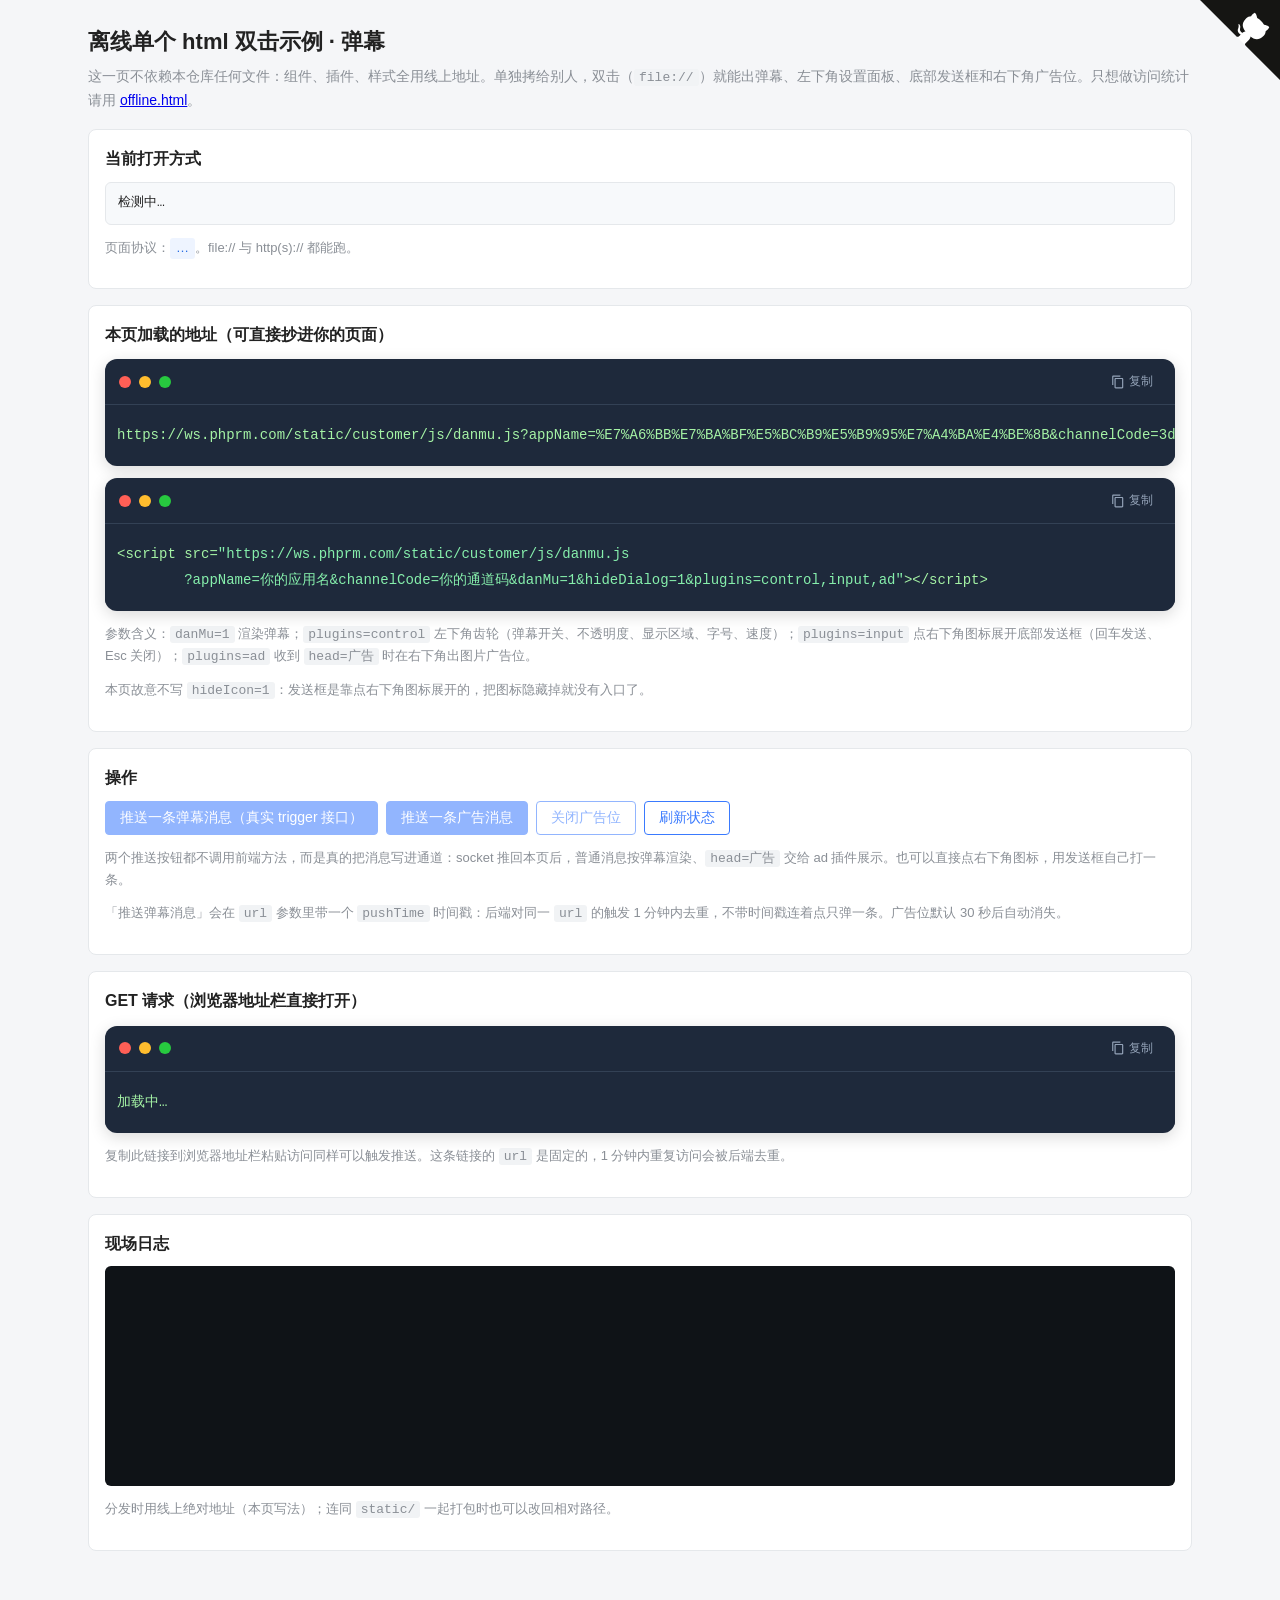
<file: examples/offline-danmu.html>
<!doctype html>
<html lang="zh-cn">
<head>
<meta charset="utf-8">
<title>离线单个 html 双击示例 · 弹幕 + 发送框 + 广告位</title>
<meta name="viewport" content="width=device-width,initial-scale=1">
<style>
body{margin:0;background:#f5f6f8;color:#222;font:15px/1.6 -apple-system,BlinkMacSystemFont,"Segoe UI","Helvetica Neue",Arial,"PingFang SC","Microsoft YaHei",sans-serif;}
.wrap{max-width:1104px;margin:0 auto;padding:24px 16px 96px;}
h1{font-size:22px;margin:0 0 6px;}
.sub{color:#8a8f96;font-size:14px;margin:0 0 18px;}
.card{background:#fff;border:1px solid #e5e8eb;border-radius:8px;padding:16px;margin-bottom:16px;}
.card h2{font-size:16px;margin:0 0 10px;}
code{background:#f1f3f5;padding:1px 5px;border-radius:3px;font-family:Consolas,Menlo,monospace;font-size:13px;}
code.block{display:block;padding:10px 12px;margin:8px 0;overflow:auto;white-space:pre;}
.row{display:flex;flex-wrap:wrap;gap:8px;align-items:center;margin-bottom:10px;}
button{padding:7px 14px;border:1px solid #3a7afe;background:#3a7afe;color:#fff;border-radius:4px;font-size:14px;cursor:pointer;}
button.ghost{background:#fff;color:#3a7afe;}
button[disabled]{opacity:.55;cursor:default;}
.log{background:#0f1317;color:#b9e6c9;border-radius:6px;padding:10px 12px;height:200px;overflow:auto;font-family:Consolas,Menlo,monospace;font-size:13px;line-height:1.6;}
.log .warn{color:#ffcc66;}
.log .err{color:#ff8a8a;}
.log .ok{color:#7fd8ff;}
.hint{font-size:13px;color:#8a8f96;}
.status{font-family:Consolas,Menlo,monospace;font-size:13px;background:#f7f9fb;border:1px solid #e5e8eb;border-radius:6px;padding:10px 12px;word-break:break-all;}
.protocol{display:inline-block;padding:0 6px;border-radius:3px;font-size:13px;background:#eef4ff;color:#2b6fe4;}
/* >>cb-theme */
/* code block: terminal style with copy button */
.cb{position:relative;margin:12px 0;background:#1e293b;border-radius:12px;overflow:hidden;box-shadow:0 4px 16px rgba(0,0,0,.15);}
.cb-head{display:flex;align-items:center;justify-content:space-between;padding:10px 14px;border-bottom:1px solid #334155;}
.cb-dots{display:flex;gap:8px;}
.cb-dots i{width:12px;height:12px;border-radius:50%;display:inline-block;}
.cb-dots .r{background:#ff5f56;}
.cb-dots .y{background:#ffbd2e;}
.cb-dots .g{background:#27c93f;}
.cb-btn{display:flex;align-items:center;gap:4px;background:none;border:none;color:#94a3b8;font-size:12px;padding:4px 8px;border-radius:4px;cursor:pointer;transition:all .15s;font-family:inherit;}
.cb-btn:hover{background:#334155;color:#e2e8f0;}
.cb-btn svg{width:14px;height:14px;fill:currentColor;}
.cb-body{display:block;margin:0;padding:16px;background:#1e293b;border-radius:0;color:#a5f3a5;font:14px/1.8 Consolas,Monaco,"Courier New",monospace;white-space:pre;overflow-x:auto;}
.cb-body .k{color:#c084fc;}
.cb-body .s{color:#86efac;}
.cb-body .c{color:#64748b;font-style:italic;}
.cb-body .fn{color:#60a5fa;}
/* <<cb-theme */
/* GitHub 角标 */
.github-corner:hover .octo-arm{animation:octocat-wave 560ms ease-in-out;}
@keyframes octocat-wave{0%,100%{transform:rotate(0);}20%,60%{transform:rotate(-25deg);}40%,80%{transform:rotate(10deg);}}
@media (max-width:500px){.github-corner:hover .octo-arm{animation:none;}.github-corner:hover .octo-arm{animation:octocat-wave 560ms ease-in-out;}}
</style>
</head>
<body>
    <!-- GitHub 角标（与首页一致） -->
    <a href="https://github.com/teakong/danmu" class="github-corner" target="_blank" rel="noopener" aria-label="View source on GitHub"><svg width="80" height="80" viewBox="0 0 250 250" style="fill:#151513; color:#fff; position: absolute; top: 0; border: 0; right: 0; z-index: 9999;" aria-hidden="true"><path d="M0,0 L115,115 L130,115 L142,142 L250,250 L250,0 Z"/><path d="M128.3,109.0 C113.8,99.7 119.0,89.6 119.0,89.6 C122.0,82.7 120.5,78.6 120.5,78.6 C119.2,72.0 123.4,76.3 123.4,76.3 C127.3,80.9 125.5,87.3 125.5,87.3 C122.9,97.6 130.6,101.9 134.4,103.2" fill="currentColor" style="transform-origin: 130px 106px;" class="octo-arm"/><path d="M115.0,115.0 C114.9,115.1 118.7,116.5 119.8,115.4 L133.7,101.6 C136.9,99.2 139.9,98.4 142.2,98.6 C133.8,88.0 127.5,74.4 143.8,58.0 C148.5,53.4 154.0,51.2 159.7,51.0 C160.3,49.4 163.2,43.6 171.4,40.1 C171.4,40.1 176.1,42.5 178.8,56.2 C183.1,58.6 187.2,61.8 190.9,65.4 C194.5,69.0 197.7,73.2 200.1,77.6 C213.8,80.2 216.3,84.9 216.3,84.9 C212.7,93.1 206.9,96.0 205.4,96.6 C205.1,102.4 203.0,107.8 198.3,112.5 C181.9,128.9 168.3,122.5 157.7,114.1 C157.9,116.9 156.7,120.9 152.7,124.9 L141.0,136.5 C139.8,137.7 141.6,141.9 141.8,141.8 Z" fill="currentColor" class="octo-body"/></svg></a>

<div class="wrap">
    <h1>离线单个 html 双击示例 · 弹幕</h1>
    <p class="sub">这一页不依赖本仓库任何文件：组件、插件、样式全用线上地址。单独拷给别人，双击（<code>file://</code>）就能出弹幕、左下角设置面板、底部发送框和右下角广告位。只想做访问统计请用 <a href="offline.html">offline.html</a>。</p>

    <div class="card">
        <h2>当前打开方式</h2>
        <div class="status" id="modeBox">检测中…</div>
        <p class="hint">页面协议：<span class="protocol" id="protoTag">…</span>。file:// 与 http(s):// 都能跑。</p>
    </div>

    <div class="card">
        <h2>本页加载的地址（可直接抄进你的页面）</h2>
        <code class="block" id="srcPreview">…</code>
        <code class="block">&lt;script src="https://ws.phprm.com/static/customer/js/danmu.js
        ?appName=你的应用名&amp;channelCode=你的通道码&amp;danMu=1&amp;hideDialog=1&amp;plugins=control,input,ad"&gt;&lt;/script&gt;</code>
        <p class="hint">参数含义：<code>danMu=1</code> 渲染弹幕；<code>plugins=control</code> 左下角齿轮（弹幕开关、不透明度、显示区域、字号、速度）；<code>plugins=input</code> 点右下角图标展开底部发送框（回车发送、Esc 关闭）；<code>plugins=ad</code> 收到 <code>head=广告</code> 时在右下角出图片广告位。</p>
        <p class="hint">本页故意不写 <code>hideIcon=1</code>：发送框是靠点右下角图标展开的，把图标隐藏掉就没有入口了。</p>
    </div>

    <div class="card">
        <h2>操作</h2>
        <div class="row">
            <button id="btnSendDanmu" disabled>推送一条弹幕消息（真实 trigger 接口）</button>
            <button id="btnAd" disabled>推送一条广告消息</button>
            <button id="btnCloseAd" class="ghost" disabled>关闭广告位</button>
            <button id="btnRefresh" class="ghost">刷新状态</button>
        </div>
        <p class="hint">两个推送按钮都不调用前端方法，而是真的把消息写进通道：socket 推回本页后，普通消息按弹幕渲染、<code>head=广告</code> 交给 ad 插件展示。也可以直接点右下角图标，用发送框自己打一条。</p>
        <p class="hint">「推送弹幕消息」会在 <code>url</code> 参数里带一个 <code>pushTime</code> 时间戳：后端对同一 <code>url</code> 的触发 1 分钟内去重，不带时间戳连着点只弹一条。广告位默认 30 秒后自动消失。</p>
    </div>

    <div class="card">
        <h2>GET 请求（浏览器地址栏直接打开）</h2>
        <code class="block" id="getPreview">加载中…</code>
        <p class="hint">复制此链接到浏览器地址栏粘贴访问同样可以触发推送。这条链接的 <code>url</code> 是固定的，1 分钟内重复访问会被后端去重。</p>
    </div>

    <div class="card">
        <h2>现场日志</h2>
        <div class="log" id="log"></div>
        <p class="hint">分发时用线上绝对地址（本页写法）；连同 <code>static/</code> 一起打包时也可以改回相对路径。</p>
    </div>
</div>

<script>
(function () {
    // 演示通道（与仓库其它示例一致）；自己的项目换成自己的通道码
    var CHANNEL = "3db15cb9ff360873027019296797c796";
    var logEl = document.getElementById("log");

    function logLine(text, kind) {
        if (!logEl) return;
        var time = new Date().toTimeString().substring(0, 8);
        var row = document.createElement("div");
        if (kind) row.className = kind;
        row.appendChild(document.createTextNode("[" + time + "] " + text));
        logEl.appendChild(row);
        logEl.scrollTop = logEl.scrollHeight;
    }

    var readyHandlers = [];
    var readyFired = false;

    function fireReady() {
        if (readyFired) return;
        readyFired = true;
        var list = readyHandlers;
        readyHandlers = [];
        for (var i = 0; i < list.length; i++) {
            try { list[i](); } catch (e) { logLine("示例代码执行异常: " + (e && e.message ? e.message : e), "err"); }
        }
    }

    document.addEventListener("websitePusherReady", fireReady, false);
    window.onWebsitePusherReady = fireReady;

    var AD_DEMO_IMAGE = "https://ws.phprm.com/static/demo/images/ad-demo.svg";
    var AD_DEMO_LINK = "https://push.phprm.com/";

    function triggerUrl(query) {
        var P = window.WebsitePusher;
        var base = (P && P.settings && P.settings.triggerUrl) || "https://www.phprm.com/services/push/trigger/";
        if (base.charAt(base.length - 1) !== "/") base += "/";
        return base + encodeURIComponent((P && P.settings && P.settings.channelCode) || CHANNEL) + query;
    }

    // 「GET 请求」卡片：拼一条可直接粘到浏览器地址栏的链接，和按钮走的是同一个接口
    function refreshGetPreview() {
        var el = document.getElementById("getPreview");
        if (!el) return;
        var P = window.WebsitePusher;
        var code = (P && P.settings && P.settings.channelCode) || CHANNEL;
        var url = "https://www.phprm.com/services/push/trigger/" + encodeURIComponent(code) +
            "?head=这是一条离线弹幕&url=" + AD_DEMO_LINK;
        if (el.textContent !== url) el.textContent = url;
    }

    function send(label, query) {
        var P = window.WebsitePusher;
        if (!P || !P.settings || !P.settings.channelCode) {
            logLine("通道码还没就绪，稍后再点", "warn");
            return;
        }
        var url = triggerUrl(query);
        logLine("调官网接口推送" + label + ": " + url, "warn");
        $.getJSON(url).done(function (res) {
            logLine("接口返回 " + JSON.stringify(res).slice(0, 140) + "；消息已进通道，等 socket 推回来展示", "ok");
        }).fail(function (xhr) {
            logLine("推送失败（HTTP " + (xhr && xhr.status) + "），检查网络与通道码", "err");
        });
    }

    bind("btnSendDanmu", function () {
        // url 里带 pushTime 绕开后端「同一 url 1 分钟内去重」，连着点才能看到多条
        var stamp = new Date().toTimeString().substring(0, 8).replace(/:/g, "-");
        send("弹幕消息", "?head=这是一条离线弹幕&url=" + encodeURIComponent(AD_DEMO_LINK + "?pushTime=" + stamp));
    });

    bind("btnAd", function () {
        send("广告消息", "?head=广告&avatar=" + AD_DEMO_IMAGE + "&url=" + AD_DEMO_LINK + "&hold=30");
    });

    function bind(id, handler) {
        var el = document.getElementById(id);
        if (!el) return;
        el.addEventListener("click", handler, false);
    }

    bind("btnCloseAd", function () {
        var close = document.getElementById("pushWebAdClose");
        if (!close) {
            logLine("当前没有广告位", "warn");
            return;
        }
        close.click();
        logLine("已关闭广告位");
    });

    function has(el) {
        return el ? "已创建" : "未创建";
    }

    function refreshStatus() {
        var P = window.WebsitePusher;
        var s = P && P.settings;
        var sock = P && P.danMuSocket;
        var isFile = window.location.protocol === "file:";
        var tag = document.getElementById("protoTag");
        if (tag) tag.textContent = window.location.protocol + "//";
        document.getElementById("modeBox").textContent =
            "协议: " + window.location.protocol +
            " | 组件: " + (P ? "已加载" : "未加载") +
            " | 通道码: " + ((s && s.channelCode) || "(空)") +
            " | 通道名: " + ((s && s.channelName) || "-") +
            " | 弹幕连接: " + (sock && sock.connected ? "已连接" : (sock ? "未连接" : "未建立")) +
            " | 右下角图标(input 入口): " + has(document.getElementById("pushWebDanIcon")) +
            " | 左下角面板(control): " + has(document.querySelector && document.querySelector(".dm-float-wrap")) +
            (isFile ? " | 当前是本地双击运行" : " | 当前是 web 服务器运行");
    }

    bind("btnRefresh", refreshStatus);

    // 加载线上组件（绝对地址，保证单独拷贝本 html 也能跑）
    var src = "https://ws.phprm.com/static/customer/js/danmu.js?appName=" + encodeURIComponent("离线弹幕示例") +
        "&channelCode=" + encodeURIComponent(CHANNEL) +
        "&danMu=1&hideDialog=1&plugins=" + encodeURIComponent("control,input,ad");
    document.getElementById("srcPreview").textContent = src;

    onReadyInit();

    function onReadyInit() {
        readyHandlers.push(function () {
            logLine("组件就绪：弹幕 + control 设置面板 + input 发送框 + ad 广告位");
            // 等广告插件接管消息闸门，并且通道连上（或已经等了 3 秒）再放开按钮：
            // 太早点推送，消息可能赶在 socket 入房之前发出去而收不到
            var startAt = new Date().getTime();
            var tick = function () {
                var P = window.WebsitePusher;
                var pluginOk = !!(P && P.settings && typeof P.settings.danMuMessageCallback === "function");
                var socketOk = !!(P && P.danMuSocket && P.danMuSocket.connected);
                var waited = new Date().getTime() - startAt;
                if (pluginOk && (socketOk || waited > 3000)) {
                    document.getElementById("btnSendDanmu").disabled = false;
                    document.getElementById("btnAd").disabled = false;
                    document.getElementById("btnCloseAd").disabled = false;
                    logLine("消息闸门已接管" + (socketOk ? "，通道已连上" : "（通道还在连接）") +
                        "，可以点推送了；右下角图标也能直接发弹幕", socketOk ? "ok" : "warn");
                    refreshStatus();
                    return;
                }
                if (waited > 15000) {
                    logLine("等不到插件或通道连接，检查 plugins 参数与网络", "err");
                    refreshStatus();
                    return;
                }
                setTimeout(tick, 200);
            };
            tick();
            refreshGetPreview();
            setInterval(refreshStatus, 1500);
        });

        var dm = document.createElement("script");
        dm.src = src + "&t=" + new Date().getTime();
        var first = document.getElementsByTagName("script")[0];
        first.parentNode.insertBefore(dm, first);
    }
})();
</script>


<script>
/* code block: auto header + copy button + light syntax highlight */
(function () {
    function esc(s) {
        return String(s).replace(/&/g, "&amp;").replace(/</g, "&lt;").replace(/>/g, "&gt;");
    }
    var TOKEN = /(\/\/[^\n]*|\/\*[\s\S]*?\*\/|<!--[\s\S]*?-->)|("(?:[^"\\]|\\.)*"|'(?:[^'\\]|\\.)*')|\b(function|return|var|let|const|if|else|for|while|new|typeof|true|false|null|undefined)\b|([A-Za-z_$][\w$]*)(?=\s*\()/g;
    function highlight(src) {
        src = String(src);
        TOKEN.lastIndex = 0;
        var out = "", last = 0, m;
        while ((m = TOKEN.exec(src)) !== null) {
            out += esc(src.slice(last, m.index));
            if (m[1]) {
                if (src.charAt(m.index - 1) === ":") { out += esc(m[1]); }
                else { out += '<span class="c">' + esc(m[1]) + '</span>'; }
            } else if (m[2]) {
                out += '<span class="s">' + esc(m[2]) + '</span>';
            } else if (m[3]) {
                out += '<span class="k">' + esc(m[3]) + '</span>';
            } else {
                out += '<span class="fn">' + esc(m[4]) + '</span>';
            }
            last = TOKEN.lastIndex;
        }
        out += esc(src.slice(last));
        return out;
    }
    function applyHl(body) {
        var text = body.textContent;
        if (body.__cbText === text) { return; }
        body.__cbText = text;
        body.innerHTML = highlight(text);
    }
    function copyText(text) {
        if (navigator.clipboard && navigator.clipboard.writeText) {
            return navigator.clipboard.writeText(text);
        }
        return new Promise(function (resolve, reject) {
            var ta = document.createElement("textarea");
            ta.value = text;
            ta.style.position = "fixed";
            ta.style.opacity = "0";
            document.body.appendChild(ta);
            ta.select();
            try {
                if (document.execCommand("copy")) { resolve(); } else { reject(new Error("copy failed")); }
            } catch (e) {
                reject(e);
            }
            document.body.removeChild(ta);
        });
    }
    function flash(btn, ok) {
        var label = btn.querySelector("span") || btn;
        label.textContent = ok ? "\u5df2\u590d\u5236" : "\u590d\u5236\u5931\u8d25";
        setTimeout(function () { label.textContent = "\u590d\u5236"; }, 1200);
    }
    function bind(btn, getText) {
        if (!btn || btn.getAttribute("data-bound")) { return; }
        btn.setAttribute("data-bound", "1");
        btn.addEventListener("click", function () {
            copyText(getText()).then(function () {
                flash(btn, true);
            }, function () {
                flash(btn, false);
            });
        });
    }
    var COPY_SVG = '<svg viewBox="0 0 24 24"><path d="M16 1H4c-1.1 0-2 .9-2 2v14h2V3h12V1zm3 4H8c-1.1 0-2 .9-2 2v14c0 1.1.9 2 2 2h11c1.1 0 2-.9 2-2V7c0-1.1-.9-2-2-2zm0 16H8V7h11v14z"/></svg>';
    function makeBtn() {
        var btn = document.createElement("button");
        btn.type = "button";
        btn.className = "cb-btn";
        btn.innerHTML = COPY_SVG + '<span>\u590d\u5236</span>';
        return btn;
    }
    Array.prototype.forEach.call(document.querySelectorAll("code.block"), function (el) {
        if (el.parentNode && el.parentNode.className && String(el.parentNode.className).indexOf("cb") === 0) { return; }
        var box = document.createElement("div");
        box.className = "cb";
        var head = document.createElement("div");
        head.className = "cb-head";
        var dots = document.createElement("span");
        dots.className = "cb-dots";
        dots.innerHTML = '<i class="r"></i><i class="y"></i><i class="g"></i>';
        head.appendChild(dots);
        head.appendChild(makeBtn());
        box.appendChild(head);
        el.parentNode.insertBefore(box, el);
        box.appendChild(el);
        el.classList.add("cb-body");
    });
    Array.prototype.forEach.call(document.querySelectorAll(".cb"), function (box) {
        var body = box.querySelector(".cb-body");
        var btn = box.querySelector(".cb-btn");
        if (body) {
            applyHl(body);
            if (window.MutationObserver) {
                new MutationObserver(function () { applyHl(body); })
                    .observe(body, { childList: true, characterData: true, subtree: true });
            }
        }
        if (btn) {
            var id = btn.getAttribute("data-copy");
            bind(btn, function () {
                var target = id ? document.getElementById(id) : body;
                return target ? target.textContent : "";
            });
        }
    });
})();
</script>
</body>
</html>
</file>
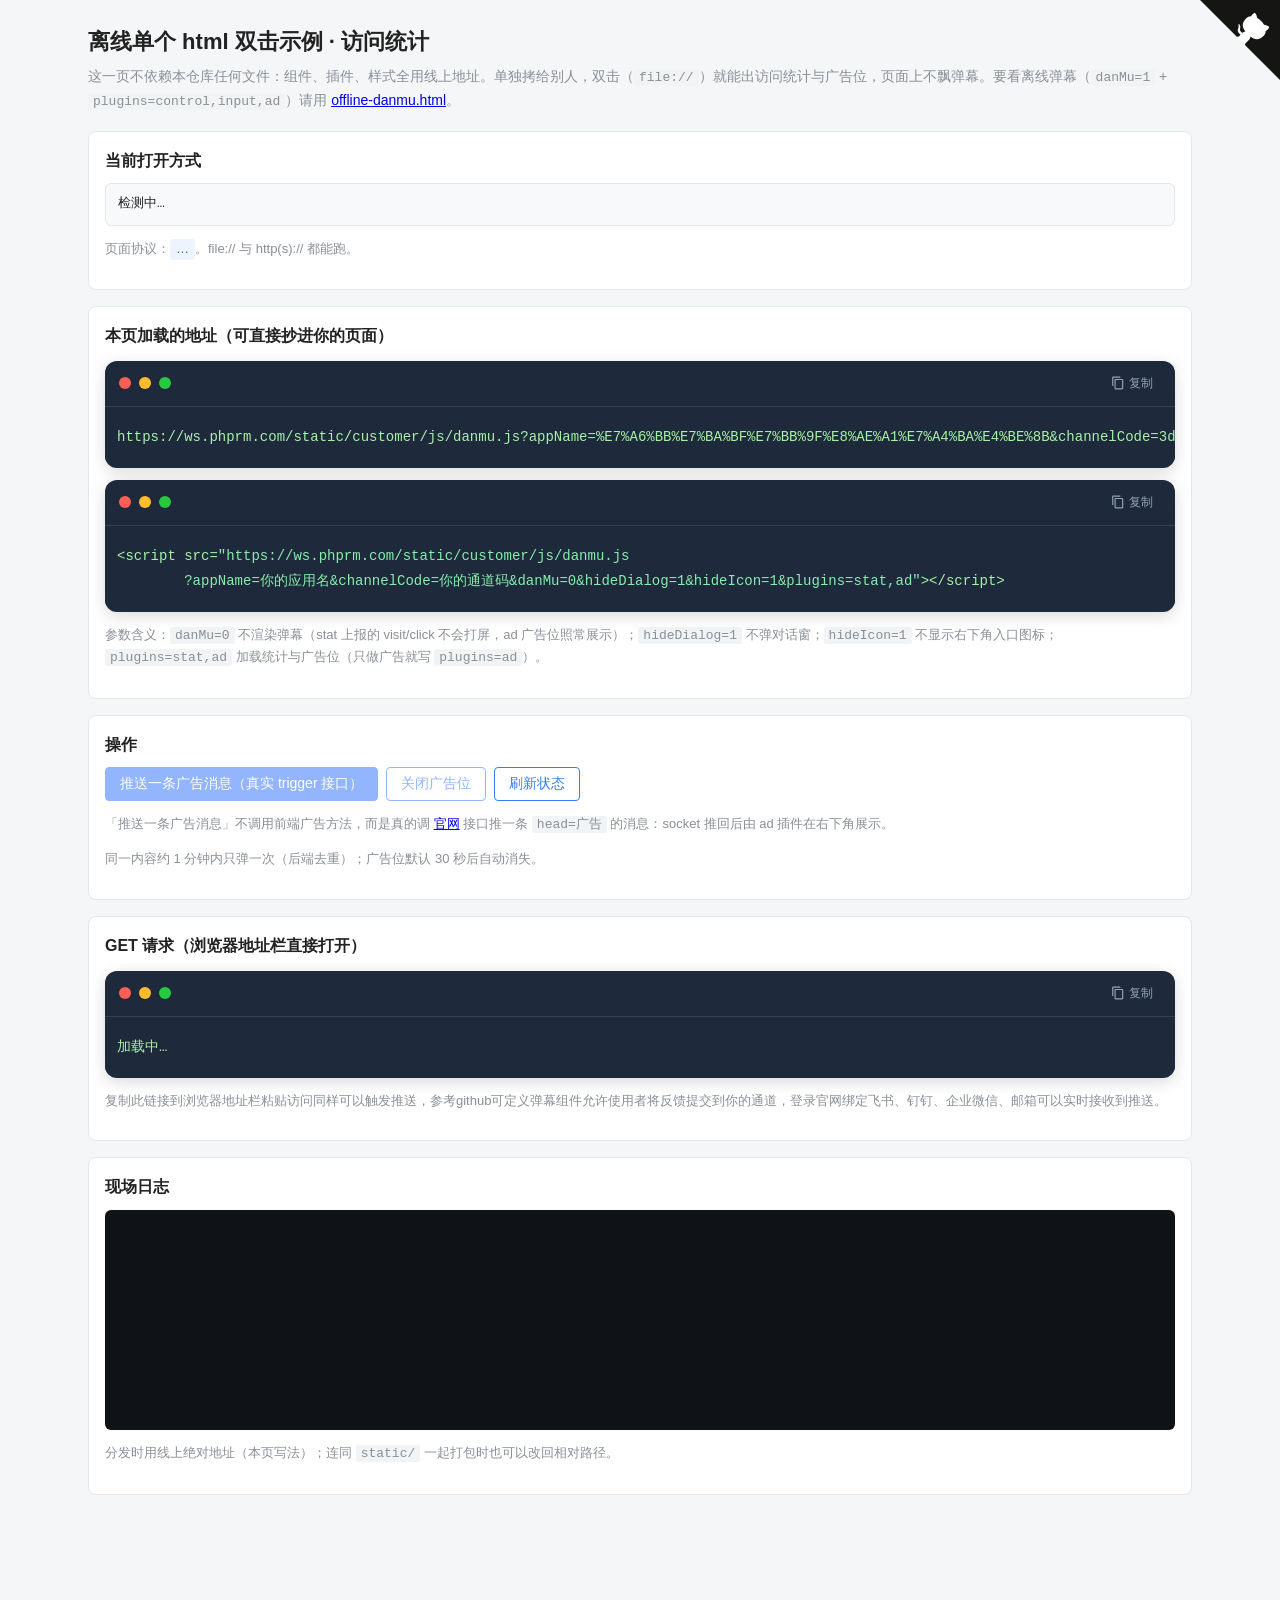
<file: examples/offline.html>
<!doctype html>
<html lang="zh-cn">
<head>
<meta charset="utf-8">
<title>离线单个 html 双击示例 · 访问统计 + 广告位</title>
<meta name="viewport" content="width=device-width,initial-scale=1">
<style>
body{margin:0;background:#f5f6f8;color:#222;font:15px/1.6 -apple-system,BlinkMacSystemFont,"Segoe UI","Helvetica Neue",Arial,"PingFang SC","Microsoft YaHei",sans-serif;}
.wrap{max-width:1104px;margin:0 auto;padding:24px 16px 96px;}
h1{font-size:22px;margin:0 0 6px;}
.sub{color:#8a8f96;font-size:14px;margin:0 0 18px;}
.card{background:#fff;border:1px solid #e5e8eb;border-radius:8px;padding:16px;margin-bottom:16px;}
.card h2{font-size:16px;margin:0 0 10px;}
code{background:#f1f3f5;padding:1px 5px;border-radius:3px;font-family:Consolas,Menlo,monospace;font-size:13px;}
code.block{display:block;padding:10px 12px;margin:8px 0;overflow:auto;white-space:pre;}
.row{display:flex;flex-wrap:wrap;gap:8px;align-items:center;margin-bottom:10px;}
button{padding:7px 14px;border:1px solid #3a7afe;background:#3a7afe;color:#fff;border-radius:4px;font-size:14px;cursor:pointer;}
button.ghost{background:#fff;color:#3a7afe;}
button[disabled]{opacity:.55;cursor:default;}
.log{background:#0f1317;color:#b9e6c9;border-radius:6px;padding:10px 12px;height:200px;overflow:auto;font-family:Consolas,Menlo,monospace;font-size:13px;line-height:1.6;}
.log .warn{color:#ffcc66;}
.log .err{color:#ff8a8a;}
.log .ok{color:#7fd8ff;}
.hint{font-size:13px;color:#8a8f96;}
.status{font-family:Consolas,Menlo,monospace;font-size:13px;background:#f7f9fb;border:1px solid #e5e8eb;border-radius:6px;padding:10px 12px;word-break:break-all;}
.protocol{display:inline-block;padding:0 6px;border-radius:3px;font-size:13px;background:#eef4ff;color:#2b6fe4;}
/* >>cb-theme */
/* code block: terminal style with copy button */
.cb{position:relative;margin:12px 0;background:#1e293b;border-radius:12px;overflow:hidden;box-shadow:0 4px 16px rgba(0,0,0,.15);}
.cb-head{display:flex;align-items:center;justify-content:space-between;padding:10px 14px;border-bottom:1px solid #334155;}
.cb-dots{display:flex;gap:8px;}
.cb-dots i{width:12px;height:12px;border-radius:50%;display:inline-block;}
.cb-dots .r{background:#ff5f56;}
.cb-dots .y{background:#ffbd2e;}
.cb-dots .g{background:#27c93f;}
.cb-btn{display:flex;align-items:center;gap:4px;background:none;border:none;color:#94a3b8;font-size:12px;padding:4px 8px;border-radius:4px;cursor:pointer;transition:all .15s;font-family:inherit;}
.cb-btn:hover{background:#334155;color:#e2e8f0;}
.cb-btn svg{width:14px;height:14px;fill:currentColor;}
.cb-body{display:block;margin:0;padding:16px;background:#1e293b;border-radius:0;color:#a5f3a5;font:14px/1.8 Consolas,Monaco,"Courier New",monospace;white-space:pre;overflow-x:auto;}
.cb-body .k{color:#c084fc;}
.cb-body .s{color:#86efac;}
.cb-body .c{color:#64748b;font-style:italic;}
.cb-body .fn{color:#60a5fa;}
/* <<cb-theme */
/* GitHub 角标 */
.github-corner:hover .octo-arm{animation:octocat-wave 560ms ease-in-out;}
@keyframes octocat-wave{0%,100%{transform:rotate(0);}20%,60%{transform:rotate(-25deg);}40%,80%{transform:rotate(10deg);}}
@media (max-width:500px){.github-corner:hover .octo-arm{animation:none;}.github-corner .octo-arm{animation:octocat-wave 560ms ease-in-out;}}
</style>
</head>
<body>
    <!-- GitHub 角标（与首页一致） -->
    <a href="https://github.com/teakong/danmu" class="github-corner" target="_blank" rel="noopener" aria-label="View source on GitHub"><svg width="80" height="80" viewBox="0 0 250 250" style="fill:#151513; color:#fff; position: absolute; top: 0; border: 0; right: 0; z-index: 9999;" aria-hidden="true"><path d="M0,0 L115,115 L130,115 L142,142 L250,250 L250,0 Z"/><path d="M128.3,109.0 C113.8,99.7 119.0,89.6 119.0,89.6 C122.0,82.7 120.5,78.6 120.5,78.6 C119.2,72.0 123.4,76.3 123.4,76.3 C127.3,80.9 125.5,87.3 125.5,87.3 C122.9,97.6 130.6,101.9 134.4,103.2" fill="currentColor" style="transform-origin: 130px 106px;" class="octo-arm"/><path d="M115.0,115.0 C114.9,115.1 118.7,116.5 119.8,115.4 L133.7,101.6 C136.9,99.2 139.9,98.4 142.2,98.6 C133.8,88.0 127.5,74.4 143.8,58.0 C148.5,53.4 154.0,51.2 159.7,51.0 C160.3,49.4 163.2,43.6 171.4,40.1 C171.4,40.1 176.1,42.5 178.8,56.2 C183.1,58.6 187.2,61.8 190.9,65.4 C194.5,69.0 197.7,73.2 200.1,77.6 C213.8,80.2 216.3,84.9 216.3,84.9 C212.7,93.1 206.9,96.0 205.4,96.6 C205.1,102.4 203.0,107.8 198.3,112.5 C181.9,128.9 168.3,122.5 157.7,114.1 C157.9,116.9 156.7,120.9 152.7,124.9 L141.0,136.5 C139.8,137.7 141.6,141.9 141.8,141.8 Z" fill="currentColor" class="octo-body"/></svg></a>

<div class="wrap">
    <h1>离线单个 html 双击示例 · 访问统计</h1>
    <p class="sub">这一页不依赖本仓库任何文件：组件、插件、样式全用线上地址。单独拷给别人，双击（<code>file://</code>）就能出访问统计与广告位，页面上不飘弹幕。要看离线弹幕（<code>danMu=1</code> + <code>plugins=control,input,ad</code>）请用 <a href="offline-danmu.html">offline-danmu.html</a>。</p>

    <div class="card">
        <h2>当前打开方式</h2>
        <div class="status" id="modeBox">检测中…</div>
        <p class="hint">页面协议：<span class="protocol" id="protoTag">…</span>。file:// 与 http(s):// 都能跑。</p>
    </div>

    <div class="card">
        <h2>本页加载的地址（可直接抄进你的页面）</h2>
        <code class="block" id="srcPreview">…</code>
        <code class="block">&lt;script src="https://ws.phprm.com/static/customer/js/danmu.js
        ?appName=你的应用名&amp;channelCode=你的通道码&amp;danMu=0&amp;hideDialog=1&amp;hideIcon=1&amp;plugins=stat,ad"&gt;&lt;/script&gt;</code>
        <p class="hint">参数含义：<code>danMu=0</code> 不渲染弹幕（stat 上报的 visit/click 不会打屏，ad 广告位照常展示）；<code>hideDialog=1</code> 不弹对话窗；<code>hideIcon=1</code> 不显示右下角入口图标；<code>plugins=stat,ad</code> 加载统计与广告位（只做广告就写 <code>plugins=ad</code>）。</p>
    </div>

    <div class="card">
        <h2>操作</h2>
        <div class="row">
            <button id="btnAd" disabled>推送一条广告消息（真实 trigger 接口）</button>
            <button id="btnCloseAd" class="ghost" disabled>关闭广告位</button>
            <button id="btnRefresh" class="ghost">刷新状态</button>
        </div>
        <p class="hint">「推送一条广告消息」不调用前端广告方法，而是真的调 <a href="https://push.phprm.com/" target="_blank" rel="noopener noreferrer">官网</a> 接口推一条 <code>head=广告</code> 的消息：socket 推回后由 ad 插件在右下角展示。</p>
        <p class="hint">同一内容约 1 分钟内只弹一次（后端去重）；广告位默认 30 秒后自动消失。</p>
    </div>

    <div class="card">
        <h2>GET 请求（浏览器地址栏直接打开）</h2>
        <code class="block" id="getPreview">加载中…</code>
        <p class="hint">复制此链接到浏览器地址栏粘贴访问同样可以触发推送，参考github可定义弹幕组件允许使用者将反馈提交到你的通道，登录官网绑定飞书、钉钉、企业微信、邮箱可以实时接收到推送。</p>
    </div>

    <div class="card">
        <h2>现场日志</h2>
        <div class="log" id="log"></div>
        <p class="hint">分发时用线上绝对地址（本页写法）；连同 <code>static/</code> 一起打包时也可以改回相对路径。</p>
    </div>
</div>

<script>
(function () {
    // 演示通道（与仓库其它示例一致）；自己的项目换成自己的通道码
    var CHANNEL = "3db15cb9ff360873027019296797c796";
    var logEl = document.getElementById("log");

    function logLine(text, kind) {
        if (!logEl) return;
        var time = new Date().toTimeString().substring(0, 8);
        var row = document.createElement("div");
        if (kind) row.className = kind;
        row.appendChild(document.createTextNode("[" + time + "] " + text));
        logEl.appendChild(row);
        logEl.scrollTop = logEl.scrollHeight;
    }

    var readyHandlers = [];
    var readyFired = false;

    function fireReady() {
        if (readyFired) return;
        readyFired = true;
        var list = readyHandlers;
        readyHandlers = [];
        for (var i = 0; i < list.length; i++) {
            try { list[i](); } catch (e) { logLine("示例代码执行异常: " + (e && e.message ? e.message : e), "err"); }
        }
    }

    document.addEventListener("websitePusherReady", fireReady, false);
    window.onWebsitePusherReady = fireReady;

    // 把上报打到日志里，方便确认统计插件在工作
    function patchPushTrigger() {
        var P = window.WebsitePusher;
        if (!P || !P.pushTrigger || P.__demoPatched) return;
        P.__demoPatched = true;
        var origin = P.pushTrigger;
        P.pushTrigger = function (head, body, url, avatar, callback) {
            var text = body == null ? "" : String(body);
            if (text.length > 300) text = text.substring(0, 300) + "…";
            logLine("pushTrigger head=" + head + (text ? " body=" + text : ""));
            return origin.call(this, head, body, url, avatar, function (ok) {
                logLine("  ↳ " + head + " " + (ok ? "上报成功" : "未上报(没有任何通道码或网络不通)"), ok ? "ok" : "warn");
                if (typeof callback === "function") callback(ok);
            });
        };
    }

    // 真实链路：真的调官网 trigger 接口推一条 head=广告 的消息(不经过 ad 插件的前端方法)，
    // 后端写入通道后经 socket 推回来，再交给 ad 插件在右下角展示
    var AD_DEMO_IMAGE = "https://ws.phprm.com/static/demo/images/ad-demo.svg";
    var AD_DEMO_LINK = "https://push.phprm.com/";

    // 「GET 请求」卡片：拼一条可直接粘到浏览器地址栏的链接，和按钮走的是同一个接口
    function refreshGetPreview() {
        var el = document.getElementById("getPreview");
        if (!el) return;
        var P = window.WebsitePusher;
        var code = (P && P.settings && P.settings.channelCode) || CHANNEL;
        var url = "https://www.phprm.com/services/push/trigger/" + encodeURIComponent(code) +
            "?head=广告&avatar=" + AD_DEMO_IMAGE + "&url=" + AD_DEMO_LINK + "&hold=30";
        if (el.textContent !== url) el.textContent = url;
    }

    bind("btnAd", function () {
        var P = window.WebsitePusher;
        if (!P || !P.settings || !P.settings.channelCode) {
            logLine("通道码还没就绪，稍后再点", "warn");
            return;
        }
        var base = P.settings.triggerUrl || "https://www.phprm.com/services/push/trigger/";
        if (base.charAt(base.length - 1) !== "/") base += "/";
        var url = base + encodeURIComponent(P.settings.channelCode) +
            "?head=" + encodeURIComponent("广告") +
            "&avatar=" + encodeURIComponent(AD_DEMO_IMAGE) +
            "&url=" + encodeURIComponent(AD_DEMO_LINK) +
            "&hold=30";
        logLine("调官网接口推送广告消息: " + url, "warn");
        $.getJSON(url).done(function (res) {
            logLine("接口返回 " + JSON.stringify(res).slice(0, 140) + "；消息已进通道，等 socket 推回来展示", "ok");
        }).fail(function (xhr) {
            logLine("推送失败（HTTP " + (xhr && xhr.status) + "），检查网络与通道码", "err");
        });
    });

    function bind(id, handler) {
        var el = document.getElementById(id);
        if (!el) return;
        el.addEventListener("click", handler, false);
    }

    bind("btnCloseAd", function () {
        var close = document.getElementById("pushWebAdClose");
        if (!close) {
            logLine("当前没有广告位", "warn");
            return;
        }
        close.click();
        logLine("已关闭广告位");
    });

    function refreshStatus() {
        var P = window.WebsitePusher;
        var s = P && P.settings;
        var sock = P && P.danMuSocket;
        var isFile = window.location.protocol === "file:";
        var tag = document.getElementById("protoTag");
        if (tag) tag.textContent = window.location.protocol + "//";
        document.getElementById("modeBox").textContent =
            "协议: " + window.location.protocol +
            " | 组件: " + (P ? "已加载" : "未加载") +
            " | 通道码: " + ((s && s.channelCode) || "(空)") +
            " | 通道名: " + ((s && s.channelName) || "-") +
            " | 弹幕连接: " + (sock && sock.connected ? "已连接" : (sock ? "未连接" : "未建立")) +
            (isFile ? " | 当前是本地双击运行" : " | 当前是 web 服务器运行");
    }

    bind("btnRefresh", refreshStatus);

    // 加载线上组件（绝对地址，保证单独拷贝本 html 也能跑）
    var src = "https://ws.phprm.com/static/customer/js/danmu.js?appName=" + encodeURIComponent("离线统计示例") +
        "&channelCode=" + encodeURIComponent(CHANNEL) +
        "&danMu=0&hideDialog=1&hideIcon=1&plugins=" + encodeURIComponent("stat,ad");
    document.getElementById("srcPreview").textContent = src;

    onReadyInit();

    function onReadyInit() {
        readyHandlers.push(function () {
            patchPushTrigger();
            logLine("组件就绪：stat 统计 + ad 广告位（danMu=0，普通消息不渲染弹幕）");
            // 等广告插件接管消息闸门，并且通道连上（或已经等了 3 秒）再放开按钮：
            // 太早点推送，消息可能赶在 socket 入房之前发出去而收不到
            var startAt = new Date().getTime();
            var tick = function () {
                var P = window.WebsitePusher;
                var pluginOk = !!(P && P.settings && typeof P.settings.danMuMessageCallback === "function");
                var socketOk = !!(P && P.danMuSocket && P.danMuSocket.connected);
                var waited = new Date().getTime() - startAt;
                if (pluginOk && (socketOk || waited > 3000)) {
                    document.getElementById("btnAd").disabled = false;
                    document.getElementById("btnCloseAd").disabled = false;
                    logLine("广告插件已接管消息闸门" + (socketOk ? "，通道已连上" : "（通道还在连接）") +
                        "，可以点推送了", socketOk ? "ok" : "warn");
                    refreshStatus();
                    return;
                }
                if (waited > 15000) {
                    logLine("等不到广告插件或通道连接，检查 plugins 参数与网络", "err");
                    refreshStatus();
                    return;
                }
                setTimeout(tick, 200);
            };
            tick();
            refreshGetPreview();
            setInterval(refreshStatus, 1500);
        });

        var dm = document.createElement("script");
        dm.src = src + "&t=" + new Date().getTime();
        var first = document.getElementsByTagName("script")[0];
        first.parentNode.insertBefore(dm, first);
    }
})();
</script>


<script>
/* code block: auto header + copy button + light syntax highlight */
(function () {
    function esc(s) {
        return String(s).replace(/&/g, "&amp;").replace(/</g, "&lt;").replace(/>/g, "&gt;");
    }
    var TOKEN = /(\/\/[^\n]*|\/\*[\s\S]*?\*\/|<!--[\s\S]*?-->)|("(?:[^"\\]|\\.)*"|'(?:[^'\\]|\\.)*')|\b(function|return|var|let|const|if|else|for|while|new|typeof|true|false|null|undefined)\b|([A-Za-z_$][\w$]*)(?=\s*\()/g;
    function highlight(src) {
        src = String(src);
        TOKEN.lastIndex = 0;
        var out = "", last = 0, m;
        while ((m = TOKEN.exec(src)) !== null) {
            out += esc(src.slice(last, m.index));
            if (m[1]) {
                if (src.charAt(m.index - 1) === ":") { out += esc(m[1]); }
                else { out += '<span class="c">' + esc(m[1]) + '</span>'; }
            } else if (m[2]) {
                out += '<span class="s">' + esc(m[2]) + '</span>';
            } else if (m[3]) {
                out += '<span class="k">' + esc(m[3]) + '</span>';
            } else {
                out += '<span class="fn">' + esc(m[4]) + '</span>';
            }
            last = TOKEN.lastIndex;
        }
        out += esc(src.slice(last));
        return out;
    }
    function applyHl(body) {
        var text = body.textContent;
        if (body.__cbText === text) { return; }
        body.__cbText = text;
        body.innerHTML = highlight(text);
    }
    function copyText(text) {
        if (navigator.clipboard && navigator.clipboard.writeText) {
            return navigator.clipboard.writeText(text);
        }
        return new Promise(function (resolve, reject) {
            var ta = document.createElement("textarea");
            ta.value = text;
            ta.style.position = "fixed";
            ta.style.opacity = "0";
            document.body.appendChild(ta);
            ta.select();
            try {
                if (document.execCommand("copy")) { resolve(); } else { reject(new Error("copy failed")); }
            } catch (e) {
                reject(e);
            }
            document.body.removeChild(ta);
        });
    }
    function flash(btn, ok) {
        var label = btn.querySelector("span") || btn;
        label.textContent = ok ? "\u5df2\u590d\u5236" : "\u590d\u5236\u5931\u8d25";
        setTimeout(function () { label.textContent = "\u590d\u5236"; }, 1200);
    }
    function bind(btn, getText) {
        if (!btn || btn.getAttribute("data-bound")) { return; }
        btn.setAttribute("data-bound", "1");
        btn.addEventListener("click", function () {
            copyText(getText()).then(function () {
                flash(btn, true);
            }, function () {
                flash(btn, false);
            });
        });
    }
    var COPY_SVG = '<svg viewBox="0 0 24 24"><path d="M16 1H4c-1.1 0-2 .9-2 2v14h2V3h12V1zm3 4H8c-1.1 0-2 .9-2 2v14c0 1.1.9 2 2 2h11c1.1 0 2-.9 2-2V7c0-1.1-.9-2-2-2zm0 16H8V7h11v14z"/></svg>';
    function makeBtn() {
        var btn = document.createElement("button");
        btn.type = "button";
        btn.className = "cb-btn";
        btn.innerHTML = COPY_SVG + '<span>\u590d\u5236</span>';
        return btn;
    }
    Array.prototype.forEach.call(document.querySelectorAll("code.block"), function (el) {
        if (el.parentNode && el.parentNode.className && String(el.parentNode.className).indexOf("cb") === 0) { return; }
        var box = document.createElement("div");
        box.className = "cb";
        var head = document.createElement("div");
        head.className = "cb-head";
        var dots = document.createElement("span");
        dots.className = "cb-dots";
        dots.innerHTML = '<i class="r"></i><i class="y"></i><i class="g"></i>';
        head.appendChild(dots);
        head.appendChild(makeBtn());
        box.appendChild(head);
        el.parentNode.insertBefore(box, el);
        box.appendChild(el);
        el.classList.add("cb-body");
    });
    Array.prototype.forEach.call(document.querySelectorAll(".cb"), function (box) {
        var body = box.querySelector(".cb-body");
        var btn = box.querySelector(".cb-btn");
        if (body) {
            applyHl(body);
            if (window.MutationObserver) {
                new MutationObserver(function () { applyHl(body); })
                    .observe(body, { childList: true, characterData: true, subtree: true });
            }
        }
        if (btn) {
            var id = btn.getAttribute("data-copy");
            bind(btn, function () {
                var target = id ? document.getElementById(id) : body;
                return target ? target.textContent : "";
            });
        }
    });
})();
</script>
</body>
</html>
</file>
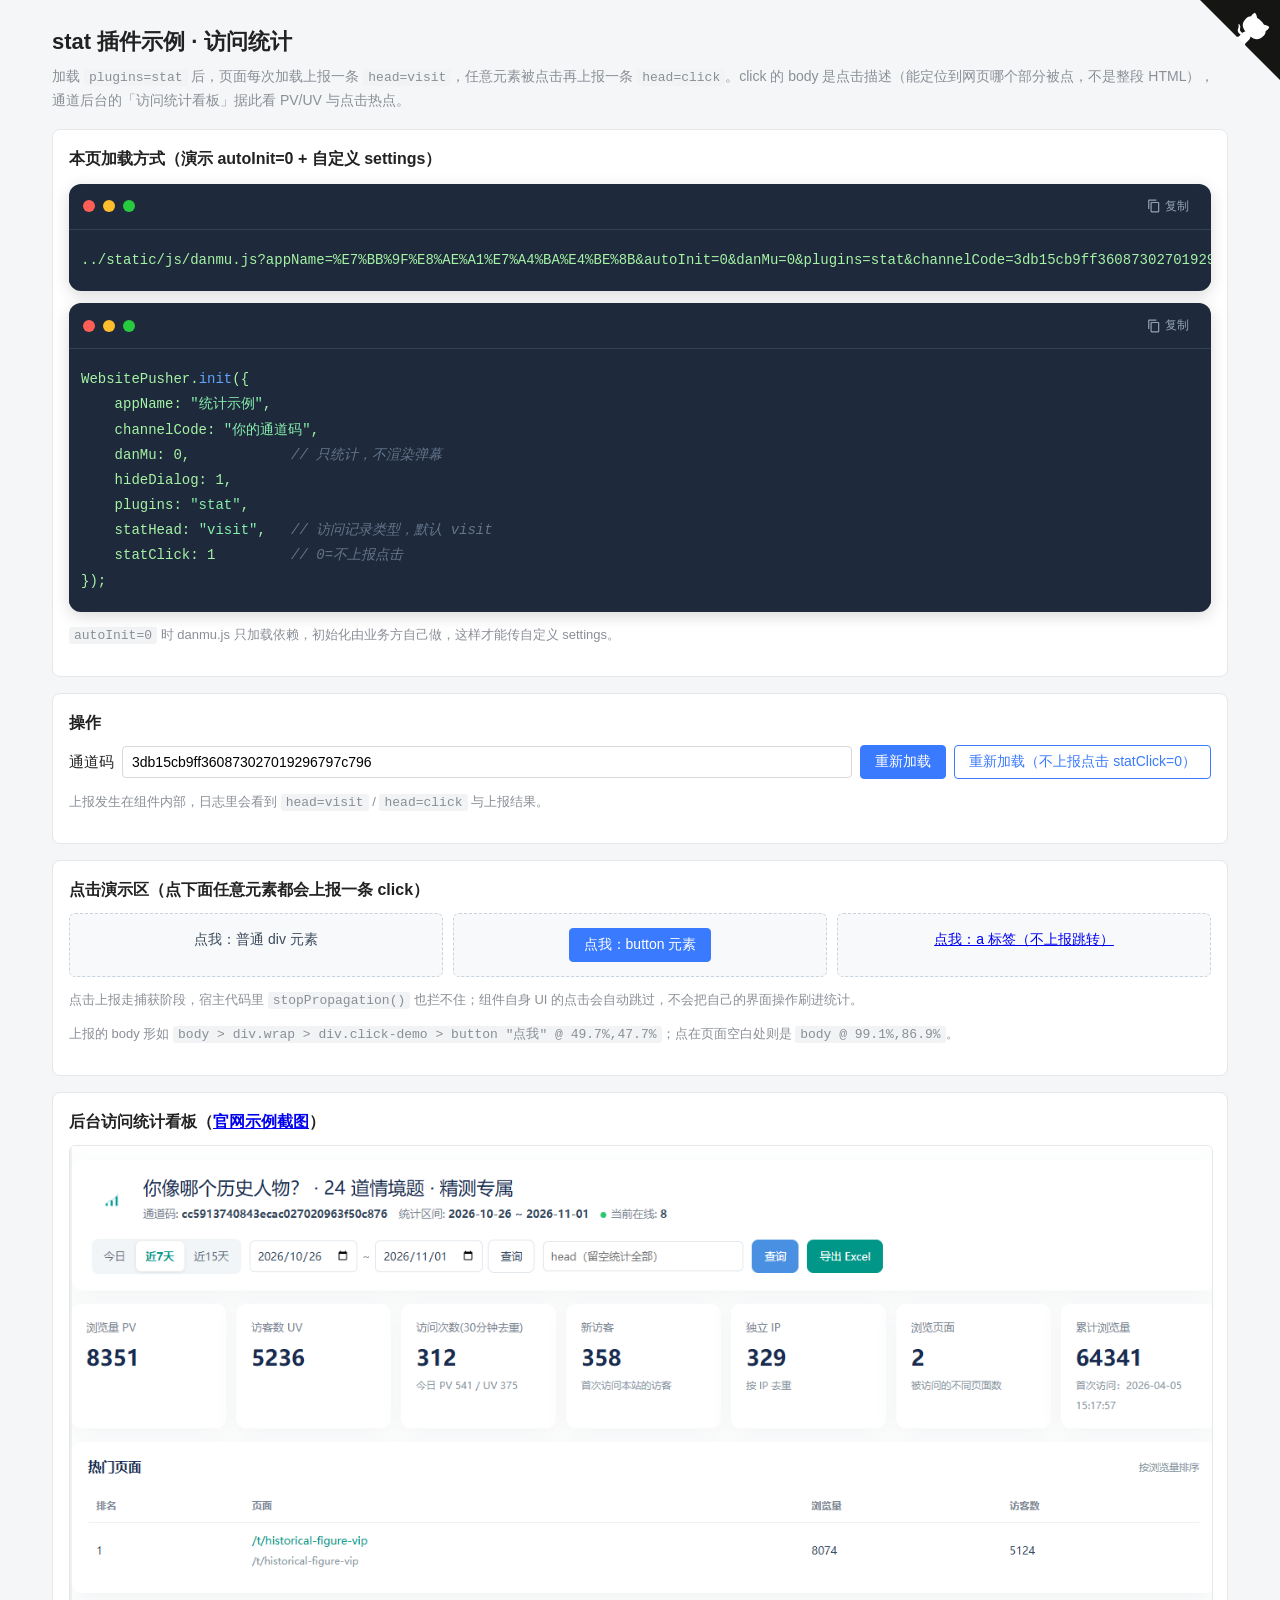
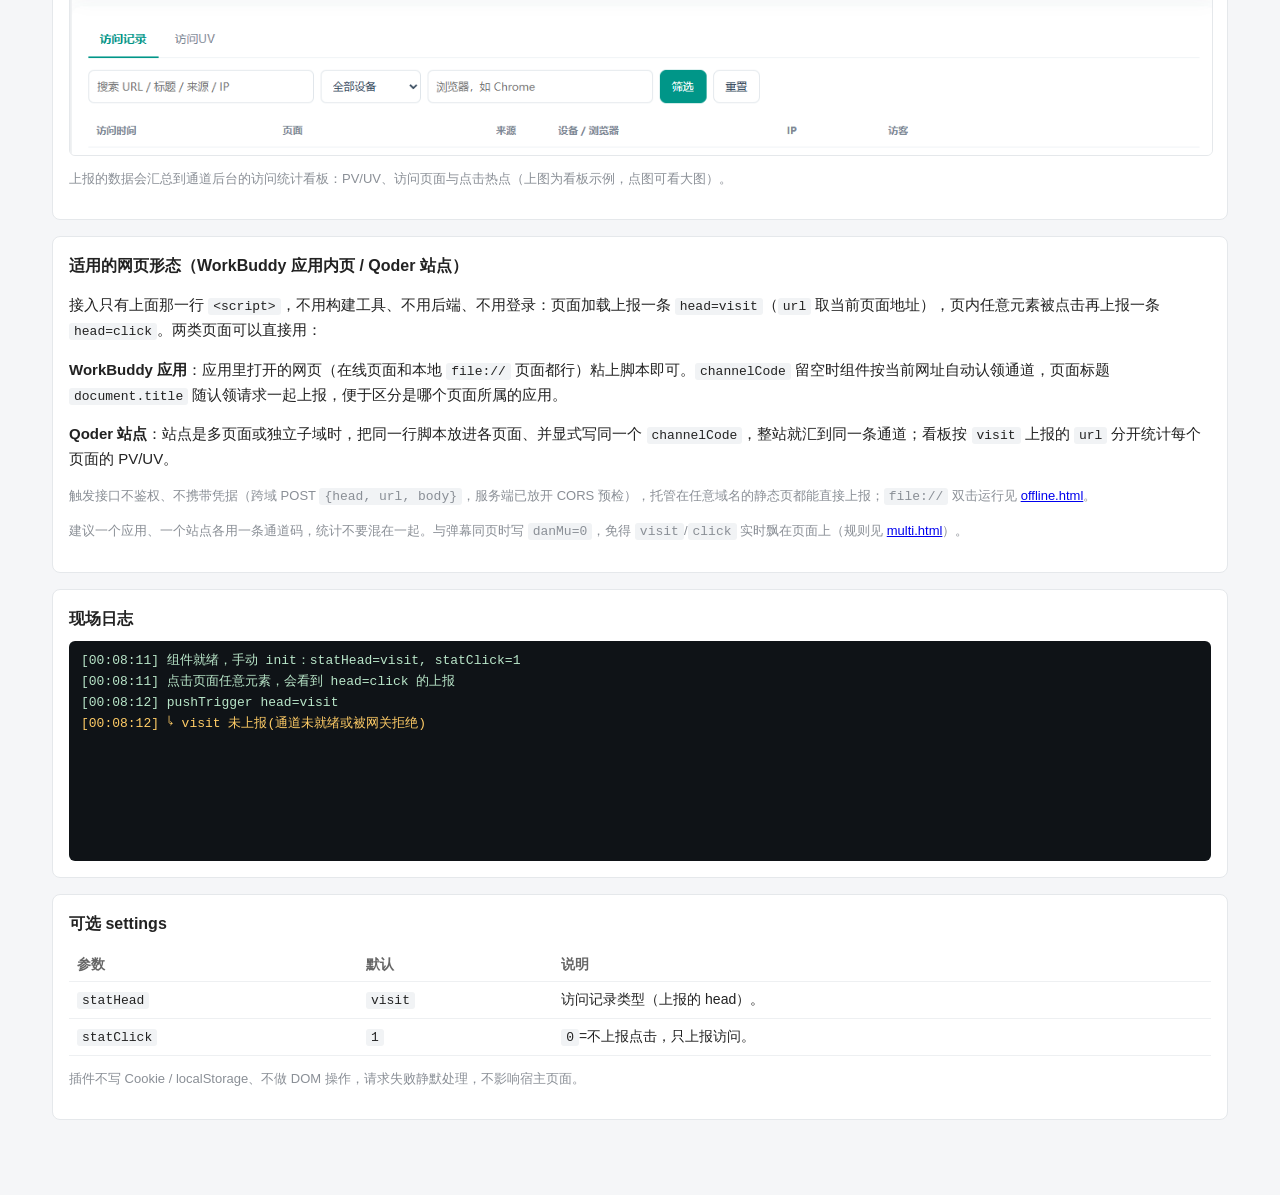
<file: examples/stat.html>
<!doctype html>
<html lang="zh-cn">
<head>
<meta charset="utf-8">
<title>stat 插件示例 · 访问统计</title>
<meta name="viewport" content="width=device-width,initial-scale=1">
<style>
body{margin:0;background:#f5f6f8;color:#222;font:15px/1.6 -apple-system,BlinkMacSystemFont,"Segoe UI","Helvetica Neue",Arial,"PingFang SC","Microsoft YaHei",sans-serif;}
.wrap{max-width:1176px;margin:0 auto;padding:24px 16px 72px;}
h1{font-size:22px;margin:0 0 6px;}
.sub{color:#8a8f96;font-size:14px;margin:0 0 18px;}
.card{background:#fff;border:1px solid #e5e8eb;border-radius:8px;padding:16px;margin-bottom:16px;}
.card h2{font-size:16px;margin:0 0 10px;}
code{background:#f1f3f5;padding:1px 5px;border-radius:3px;font-family:Consolas,Menlo,monospace;font-size:13px;}
code.block{display:block;padding:10px 12px;margin:8px 0;overflow:auto;white-space:pre;}
.row{display:flex;flex-wrap:wrap;gap:8px;align-items:center;margin-bottom:10px;}
input[type=text]{flex:1;min-width:240px;padding:7px 9px;border:1px solid #d5d8dc;border-radius:4px;font-size:14px;}
button{padding:7px 14px;border:1px solid #3a7afe;background:#3a7afe;color:#fff;border-radius:4px;font-size:14px;cursor:pointer;}
button.ghost{background:#fff;color:#3a7afe;}
.log{background:#0f1317;color:#b9e6c9;border-radius:6px;padding:10px 12px;height:200px;overflow:auto;font-family:Consolas,Menlo,monospace;font-size:13px;line-height:1.6;}
.log .warn{color:#ffcc66;}
.log .err{color:#ff8a8a;}
.log .ok{color:#7fd8ff;}
.hint{font-size:13px;color:#8a8f96;}
table{width:100%;border-collapse:collapse;font-size:14px;}
th,td{border-bottom:1px solid #eef0f2;padding:6px 8px;text-align:left;vertical-align:top;}
th{color:#666;font-weight:600;white-space:nowrap;}
.click-demo{display:flex;gap:10px;flex-wrap:wrap;}
.click-demo .item{flex:1;min-width:180px;background:#f7f9fb;border:1px dashed #c9d3de;border-radius:6px;padding:14px;cursor:pointer;text-align:center;color:#3d4b5c;font-size:14px;}
.click-demo .item:hover{background:#eef4ff;border-color:#7fa8ee;}
/* >>cb-theme */
/* code block: terminal style with copy button */
.cb{position:relative;margin:12px 0;background:#1e293b;border-radius:12px;overflow:hidden;box-shadow:0 4px 16px rgba(0,0,0,.15);}
.cb-head{display:flex;align-items:center;justify-content:space-between;padding:10px 14px;border-bottom:1px solid #334155;}
.cb-dots{display:flex;gap:8px;}
.cb-dots i{width:12px;height:12px;border-radius:50%;display:inline-block;}
.cb-dots .r{background:#ff5f56;}
.cb-dots .y{background:#ffbd2e;}
.cb-dots .g{background:#27c93f;}
.cb-btn{display:flex;align-items:center;gap:4px;background:none;border:none;color:#94a3b8;font-size:12px;padding:4px 8px;border-radius:4px;cursor:pointer;transition:all .15s;font-family:inherit;}
.cb-btn:hover{background:#334155;color:#e2e8f0;}
.cb-btn svg{width:14px;height:14px;fill:currentColor;}
.cb-body{display:block;margin:0;padding:16px;background:#1e293b;border-radius:0;color:#a5f3a5;font:14px/1.8 Consolas,Monaco,"Courier New",monospace;white-space:pre;overflow-x:auto;}
.cb-body .k{color:#c084fc;}
.cb-body .s{color:#86efac;}
.cb-body .c{color:#64748b;font-style:italic;}
.cb-body .fn{color:#60a5fa;}
/* <<cb-theme */
/* GitHub 角标 */
.github-corner:hover .octo-arm{animation:octocat-wave 560ms ease-in-out;}
@keyframes octocat-wave{0%,100%{transform:rotate(0);}20%,60%{transform:rotate(-25deg);}40%,80%{transform:rotate(10deg);}}
@media (max-width:500px){.github-corner:hover .octo-arm{animation:none;}.github-corner .octo-arm{animation:octocat-wave 560ms ease-in-out;}}
</style>
</head>
<body>
    <!-- GitHub 角标（与首页一致） -->
    <a href="https://github.com/teakong/danmu" class="github-corner" target="_blank" rel="noopener" aria-label="View source on GitHub"><svg width="80" height="80" viewBox="0 0 250 250" style="fill:#151513; color:#fff; position: absolute; top: 0; border: 0; right: 0; z-index: 9999;" aria-hidden="true"><path d="M0,0 L115,115 L130,115 L142,142 L250,250 L250,0 Z"/><path d="M128.3,109.0 C113.8,99.7 119.0,89.6 119.0,89.6 C122.0,82.7 120.5,78.6 120.5,78.6 C119.2,72.0 123.4,76.3 123.4,76.3 C127.3,80.9 125.5,87.3 125.5,87.3 C122.9,97.6 130.6,101.9 134.4,103.2" fill="currentColor" style="transform-origin: 130px 106px;" class="octo-arm"/><path d="M115.0,115.0 C114.9,115.1 118.7,116.5 119.8,115.4 L133.7,101.6 C136.9,99.2 139.9,98.4 142.2,98.6 C133.8,88.0 127.5,74.4 143.8,58.0 C148.5,53.4 154.0,51.2 159.7,51.0 C160.3,49.4 163.2,43.6 171.4,40.1 C171.4,40.1 176.1,42.5 178.8,56.2 C183.1,58.6 187.2,61.8 190.9,65.4 C194.5,69.0 197.7,73.2 200.1,77.6 C213.8,80.2 216.3,84.9 216.3,84.9 C212.7,93.1 206.9,96.0 205.4,96.6 C205.1,102.4 203.0,107.8 198.3,112.5 C181.9,128.9 168.3,122.5 157.7,114.1 C157.9,116.9 156.7,120.9 152.7,124.9 L141.0,136.5 C139.8,137.7 141.6,141.9 141.8,141.8 Z" fill="currentColor" class="octo-body"/></svg></a>

<div class="wrap">
    <h1>stat 插件示例 · 访问统计</h1>
    <p class="sub">加载 <code>plugins=stat</code> 后，页面每次加载上报一条 <code>head=visit</code>，任意元素被点击再上报一条 <code>head=click</code>。click 的 body 是点击描述（能定位到网页哪个部分被点，不是整段 HTML），通道后台的「访问统计看板」据此看 PV/UV 与点击热点。</p>

    <div class="card">
        <h2>本页加载方式（演示 autoInit=0 + 自定义 settings）</h2>
        <code class="block" id="srcPreview">加载中…</code>
        <code class="block">WebsitePusher.init({
    appName: "统计示例",
    channelCode: "你的通道码",
    danMu: 0,            // 只统计，不渲染弹幕
    hideDialog: 1,
    plugins: "stat",
    statHead: "visit",   // 访问记录类型，默认 visit
    statClick: 1         // 0=不上报点击
});</code>
        <p class="hint"><code>autoInit=0</code> 时 danmu.js 只加载依赖，初始化由业务方自己做，这样才能传自定义 settings。</p>
    </div>

    <div class="card">
        <h2>操作</h2>
        <div class="row">
            <label style="width:auto;">通道码</label>
            <input type="text" id="channelCode" placeholder="通道码">
            <button id="btnReload">重新加载</button>
            <button id="btnReloadNoClick" class="ghost">重新加载（不上报点击 statClick=0）</button>
        </div>
        <p class="hint">上报发生在组件内部，日志里会看到 <code>head=visit</code> / <code>head=click</code> 与上报结果。</p>
    </div>

    <div class="card">
        <h2>点击演示区（点下面任意元素都会上报一条 click）</h2>
        <div class="click-demo">
            <div class="item" data-demo="卡片1">点我：普通 div 元素</div>
            <div class="item" data-demo="卡片2"><button data-demo="按钮">点我：button 元素</button></div>
            <div class="item" data-demo="链接"><a href="javascript:;" data-demo="a">点我：a 标签（不上报跳转）</a></div>
        </div>
        <p class="hint">点击上报走捕获阶段，宿主代码里 <code>stopPropagation()</code> 也拦不住；组件自身 UI 的点击会自动跳过，不会把自己的界面操作刷进统计。</p>
        <p class="hint">上报的 body 形如 <code>body &gt; div.wrap &gt; div.click-demo &gt; button "点我" @ 49.7%,47.7%</code>；点在页面空白处则是 <code>body @ 99.1%,86.9%</code>。</p>
    </div>

    <div class="card">
        <h2>后台访问统计看板（<a href="https://push.phprm.com/" target="_blank">官网示例截图</a>）</h2>
        <a href="assets/stat.png" target="_blank" rel="noopener"><img src="assets/stat.png" alt="访问统计看板示例截图" style="display:block;width:100%;height:auto;border:1px solid #e5e8eb;border-radius:6px;"></a>
        <p class="hint">上报的数据会汇总到通道后台的访问统计看板：PV/UV、访问页面与点击热点（上图为看板示例，点图可看大图）。</p>
    </div>

    <div class="card">
        <h2>适用的网页形态（WorkBuddy 应用内页 / Qoder 站点）</h2>
        <p>接入只有上面那一行 <code>&lt;script&gt;</code>，不用构建工具、不用后端、不用登录：页面加载上报一条 <code>head=visit</code>（<code>url</code> 取当前页面地址），页内任意元素被点击再上报一条 <code>head=click</code>。两类页面可以直接用：</p>
        <p><b>WorkBuddy 应用</b>：应用里打开的网页（在线页面和本地 <code>file://</code> 页面都行）粘上脚本即可。<code>channelCode</code> 留空时组件按当前网址自动认领通道，页面标题 <code>document.title</code> 随认领请求一起上报，便于区分是哪个页面所属的应用。</p>
        <p><b>Qoder 站点</b>：站点是多页面或独立子域时，把同一行脚本放进各页面、并显式写同一个 <code>channelCode</code>，整站就汇到同一条通道；看板按 <code>visit</code> 上报的 <code>url</code> 分开统计每个页面的 PV/UV。</p>
        <p class="hint">触发接口不鉴权、不携带凭据（跨域 POST <code>{head, url, body}</code>，服务端已放开 CORS 预检），托管在任意域名的静态页都能直接上报；<code>file://</code> 双击运行见 <a href="offline.html" target="_blank" rel="noopener">offline.html</a>。</p>
        <p class="hint">建议一个应用、一个站点各用一条通道码，统计不要混在一起。与弹幕同页时写 <code>danMu=0</code>，免得 <code>visit</code>/<code>click</code> 实时飘在页面上（规则见 <a href="multi.html" target="_blank" rel="noopener">multi.html</a>）。</p>
    </div>

    <div class="card">
        <h2>现场日志</h2>
        <div class="log" id="log"></div>
    </div>

    <div class="card">
        <h2>可选 settings</h2>
        <table>
            <tr><th>参数</th><th>默认</th><th>说明</th></tr>
            <tr><td><code>statHead</code></td><td><code>visit</code></td><td>访问记录类型（上报的 head）。</td></tr>
            <tr><td><code>statClick</code></td><td><code>1</code></td><td><code>0</code>=不上报点击，只上报访问。</td></tr>
        </table>
        <p class="hint">插件不写 Cookie / localStorage、不做 DOM 操作，请求失败静默处理，不影响宿主页面。</p>
    </div>
</div>

<script>
(function () {
    // ================= 演示页公共工具（各示例页通用，可整段抄走） =================
    var DEMO_CHANNEL = "3db15cb9ff360873027019296797c796";

    function qs(name) {
        var m = window.location.search.match(new RegExp("[?&]" + name + "=([^&#]*)"));
        return m ? decodeURIComponent(m[1]) : "";
    }

    var channelCode = qs("channelCode") || DEMO_CHANNEL;
    // ?click=0 时演示「不上报点击」
    var statClick = qs("click") === "0" ? 0 : 1;
    var logEl = document.getElementById("log");

    function logLine(text, kind) {
        if (!logEl) return;
        var time = new Date().toTimeString().substring(0, 8);
        var row = document.createElement("div");
        if (kind) row.className = kind;
        row.appendChild(document.createTextNode("[" + time + "] " + text));
        logEl.appendChild(row);
        logEl.scrollTop = logEl.scrollHeight;
    }

    var readyHandlers = [];
    var readyFired = false;

    function runHandler(fn) {
        try {
            fn();
        } catch (e) {
            logLine("示例代码执行异常: " + (e && e.message ? e.message : e), "err");
        }
    }

    function fireReady() {
        if (readyFired) return;
        readyFired = true;
        var list = readyHandlers;
        readyHandlers = [];
        for (var i = 0; i < list.length; i++) {
            runHandler(list[i]);
        }
    }

    function onPusherReady(fn) {
        if (readyFired) {
            runHandler(fn);
        } else {
            readyHandlers.push(fn);
        }
    }

    if (document.addEventListener) {
        document.addEventListener("websitePusherReady", fireReady, false);
    } else if (document.attachEvent) {
        document.attachEvent("onwebsitePusherReady", fireReady);
    }
    window.onWebsitePusherReady = fireReady;

    // 把 pushTrigger 包一层，把插件上报打到日志里（只包一次）
    function patchPushTrigger() {
        var P = window.WebsitePusher;
        if (!P || !P.pushTrigger || P.__demoPatched) return;
        P.__demoPatched = true;
        var origin = P.pushTrigger;
        P.pushTrigger = function (head, body, url, avatar, callback) {
            var text = body == null ? "" : String(body);
            if (text.length > 300) text = text.substring(0, 300) + "…";
            logLine("pushTrigger head=" + head + (text ? " body=" + text : ""));
            return origin.call(this, head, body, url, avatar, function (ok) {
                logLine("  ↳ " + head + " " + (ok ? "上报成功" : "未上报(通道未就绪或被网关拒绝)"), ok ? "ok" : "warn");
                if (typeof callback === "function") callback(ok);
            });
        };
    }

    // ================= 操作按钮 =================
    function bind(id, handler) {
        var el = document.getElementById(id);
        if (!el) return;
        if (el.addEventListener) {
            el.addEventListener("click", handler, false);
        } else {
            el.attachEvent("onclick", handler);
        }
    }

    bind("btnReload", function () {
        var input = document.getElementById("channelCode");
        var code = input ? input.value.replace(/^\s+|\s+$/g, "") : "";
        window.location.href = window.location.pathname +
            "?channelCode=" + encodeURIComponent(code) + "&click=" + statClick;
    });

    bind("btnReloadNoClick", function () {
        var input = document.getElementById("channelCode");
        var code = input ? input.value.replace(/^\s+|\s+$/g, "") : "";
        window.location.href = window.location.pathname +
            "?channelCode=" + encodeURIComponent(code) + "&click=0";
    });

    // ================= 地址预览 + 就绪后手动 init =================
    var srcEl = document.getElementById("srcPreview");
    var src = "../static/js/danmu.js?appName=" + encodeURIComponent("统计示例") +
        "&autoInit=0&danMu=0&plugins=stat" +
        "&channelCode=" + encodeURIComponent(channelCode);

    if (srcEl) srcEl.textContent = src;
    var input = document.getElementById("channelCode");
    if (input) input.value = channelCode;

    onPusherReady(function () {
        patchPushTrigger();
        var P = window.WebsitePusher;
        if (!P) {
            logLine("WebsitePusher 未加载", "err");
            return;
        }
        logLine("组件就绪，手动 init：statHead=visit, statClick=" + statClick);
        P.init({
            appName: "统计示例",
            channelCode: channelCode,
            danMu: 0,
            hideDialog: 1,
            plugins: "stat",
            statHead: "visit",
            statClick: statClick
        });
        logLine(statClick === 0
            ? "statClick=0：本次只上报访问，不绑定点击监听"
            : "点击页面任意元素，会看到 head=click 的上报");
    });

    var dm = document.createElement("script");
    dm.src = src + "&t=" + new Date().getTime();
    var first = document.getElementsByTagName("script")[0];
    first.parentNode.insertBefore(dm, first);
})();
</script>


<script>
/* code block: auto header + copy button + light syntax highlight */
(function () {
    function esc(s) {
        return String(s).replace(/&/g, "&amp;").replace(/</g, "&lt;").replace(/>/g, "&gt;");
    }
    var TOKEN = /(\/\/[^\n]*|\/\*[\s\S]*?\*\/|<!--[\s\S]*?-->)|("(?:[^"\\]|\\.)*"|'(?:[^'\\]|\\.)*')|\b(function|return|var|let|const|if|else|for|while|new|typeof|true|false|null|undefined)\b|([A-Za-z_$][\w$]*)(?=\s*\()/g;
    function highlight(src) {
        src = String(src);
        TOKEN.lastIndex = 0;
        var out = "", last = 0, m;
        while ((m = TOKEN.exec(src)) !== null) {
            out += esc(src.slice(last, m.index));
            if (m[1]) {
                if (src.charAt(m.index - 1) === ":") { out += esc(m[1]); }
                else { out += '<span class="c">' + esc(m[1]) + '</span>'; }
            } else if (m[2]) {
                out += '<span class="s">' + esc(m[2]) + '</span>';
            } else if (m[3]) {
                out += '<span class="k">' + esc(m[3]) + '</span>';
            } else {
                out += '<span class="fn">' + esc(m[4]) + '</span>';
            }
            last = TOKEN.lastIndex;
        }
        out += esc(src.slice(last));
        return out;
    }
    function applyHl(body) {
        var text = body.textContent;
        if (body.__cbText === text) { return; }
        body.__cbText = text;
        body.innerHTML = highlight(text);
    }
    function copyText(text) {
        if (navigator.clipboard && navigator.clipboard.writeText) {
            return navigator.clipboard.writeText(text);
        }
        return new Promise(function (resolve, reject) {
            var ta = document.createElement("textarea");
            ta.value = text;
            ta.style.position = "fixed";
            ta.style.opacity = "0";
            document.body.appendChild(ta);
            ta.select();
            try {
                if (document.execCommand("copy")) { resolve(); } else { reject(new Error("copy failed")); }
            } catch (e) {
                reject(e);
            }
            document.body.removeChild(ta);
        });
    }
    function flash(btn, ok) {
        var label = btn.querySelector("span") || btn;
        label.textContent = ok ? "\u5df2\u590d\u5236" : "\u590d\u5236\u5931\u8d25";
        setTimeout(function () { label.textContent = "\u590d\u5236"; }, 1200);
    }
    function bind(btn, getText) {
        if (!btn || btn.getAttribute("data-bound")) { return; }
        btn.setAttribute("data-bound", "1");
        btn.addEventListener("click", function () {
            copyText(getText()).then(function () {
                flash(btn, true);
            }, function () {
                flash(btn, false);
            });
        });
    }
    var COPY_SVG = '<svg viewBox="0 0 24 24"><path d="M16 1H4c-1.1 0-2 .9-2 2v14h2V3h12V1zm3 4H8c-1.1 0-2 .9-2 2v14c0 1.1.9 2 2 2h11c1.1 0 2-.9 2-2V7c0-1.1-.9-2-2-2zm0 16H8V7h11v14z"/></svg>';
    function makeBtn() {
        var btn = document.createElement("button");
        btn.type = "button";
        btn.className = "cb-btn";
        btn.innerHTML = COPY_SVG + '<span>\u590d\u5236</span>';
        return btn;
    }
    Array.prototype.forEach.call(document.querySelectorAll("code.block"), function (el) {
        if (el.parentNode && el.parentNode.className && String(el.parentNode.className).indexOf("cb") === 0) { return; }
        var box = document.createElement("div");
        box.className = "cb";
        var head = document.createElement("div");
        head.className = "cb-head";
        var dots = document.createElement("span");
        dots.className = "cb-dots";
        dots.innerHTML = '<i class="r"></i><i class="y"></i><i class="g"></i>';
        head.appendChild(dots);
        head.appendChild(makeBtn());
        box.appendChild(head);
        el.parentNode.insertBefore(box, el);
        box.appendChild(el);
        el.classList.add("cb-body");
    });
    Array.prototype.forEach.call(document.querySelectorAll(".cb"), function (box) {
        var body = box.querySelector(".cb-body");
        var btn = box.querySelector(".cb-btn");
        if (body) {
            applyHl(body);
            if (window.MutationObserver) {
                new MutationObserver(function () { applyHl(body); })
                    .observe(body, { childList: true, characterData: true, subtree: true });
            }
        }
        if (btn) {
            var id = btn.getAttribute("data-copy");
            bind(btn, function () {
                var target = id ? document.getElementById(id) : body;
                return target ? target.textContent : "";
            });
        }
    });
})();
</script>
</body>
</html>
</file>
<file: static/css/barrager.css>
.barrage{position: fixed;bottom:70px;right:-500px;display: inline-block;min-width: 40px;width: 800px;z-index: 99999}
.barrage_box{background-color: rgba(0,0,0,.5);padding-right: 8px; height: 40px;display: inline-block;border-radius: 25px;transition: background-color .25s;white-space: nowrap;}
.barrage_box .portrait{ display: inline-block;margin-top: 4px; margin-left: 4px; width: 32px;height: 32px;border-radius: 50%;overflow: hidden;}
.barrage_box .portrait img{width: 100%;height: 100%;}
.barrage_box div.p a{ margin-right: 2px; font-size: 14px;color: #fff;line-height: 40px;margin-left: 18px; }
/* 长文本钳制: 文字最宽600px, 超出省略号截断, 防止把 close/like float 挤换行 */
.barrage_box div.p{max-width: 600px;overflow: hidden;text-overflow: ellipsis;white-space: nowrap;}
.barrage_box div.p a:hover{text-decoration: underline;}
/* ===== 关闭按钮(25x25 圆形): SVG图标, fill=rgba(255,255,255,0.7) 浅灰白, 与黑底融合不刺眼 ===== */
.barrage_box .close{visibility: hidden;opacity: 0;text-align: center;width:25px;height: 25px;margin-left: 20px;border-radius: 50%;background:rgba(255,255,255,.1) center/18px 18px no-repeat;margin-top:8px;background-image: url(images/close.svg);cursor:pointer;}
.barrage_box:hover .close{visibility:visible;opacity: 1;}
.barrage_box .close a{display:block;}
.barrage_box .close .icon-close{font-size: 14px;color:rgba(255,255,255,.5);display: inline-block;margin-top: 5px; }
/* ===== 点赞❤图标(25x25 圆形) =====
   触发规则: 只有❤/数字自身hover才变红, hover弹幕文字不变色 */
.barrage_box .like{visibility:hidden;opacity:0;text-align:center;width:25px;height:25px;margin-left:20px;border-radius:50%;background:rgba(255,255,255,.1) center/18px 18px no-repeat;margin-top:8px;background-image:url(images/heart_default.svg);cursor:pointer;}
/* 1) num=0 无has-num: 弹幕滚动时隐藏(透明但保留占位以接收hover), 不显示数字;
      鼠标悬停到弹幕行时才浮现白色空心❤(heart_default.svg 继承自 .like), 提示可点赞 */
.barrage_box .like:not(.has-num){visibility:visible;opacity:0;}
.barrage_box:hover .like:not(.has-num){opacity:1;}
/* 2) has-num: 常态白色空心❤+白色数字, 仅自身hover变红色空心❤/红色数字 */
.barrage_box .like.has-num{visibility:visible;opacity:1;}
.barrage_box .like.has-num:hover{background-image:url(images/heart_hover.svg);}
/* 3) liked: 红色实心❤(置于最后保证覆盖hover态, 点赞后hover保持实心不变回空心) */
.barrage_box .like.liked{background-image:url(images/heart_liked.svg);}
.barrage_box .like.liked:hover{background-image:url(images/heart_liked.svg);}
/* ===== 点赞数字(与❤同级浮动) ===== */
.barrage_box .num{float:left;display:inline-block;margin-left:4px;line-height:40px;font-size:14px;color:#fff;cursor:pointer;user-select:none;}
.barrage_box .num:hover,
.barrage_box .num.liked{color:#ff4d4f;}
.barrage .z {float: left !important;}
.barrage  a{text-decoration:none;}
</file>
<file: examples/md2html/css/style.css>
:root {
  --primary: #1a9e5a;
  --primary-dark: #147a45;
  --primary-soft: #e9f9f0;
  --ok: #1a9e5a;
  --warn: #d9822b;
  --danger: #d64545;
  --bg: #f5f7fb;
  --card: #ffffff;
  --border: #e5e9f2;
  --text: #1f2a44;
  --muted: #7a869a;
}

* { box-sizing: border-box; }

html, body {
  margin: 0;
  padding: 0;
  background: var(--bg);
  color: var(--text);
  font-family: -apple-system, BlinkMacSystemFont, "Segoe UI", "PingFang SC",
    "Hiragino Sans GB", "Microsoft YaHei", sans-serif;
  line-height: 1.6;
  -webkit-font-smoothing: antialiased;
}

.topbar {
  position: sticky;
  top: 0;
  z-index: 30;
  background: rgba(255, 255, 255, .86);
  backdrop-filter: saturate(1.6) blur(10px);
  -webkit-backdrop-filter: saturate(1.6) blur(10px);
  border-bottom: 1px solid var(--border);
}

.topbar-inner {
  max-width: 1180px;
  margin: 0 auto;
  padding: 14px 22px;
  display: flex;
  align-items: center;
  gap: 14px;
}

.logo { flex: 0 0 auto; display: flex; align-items: center; }
.logo img, .logo svg { display: block; height: 34px; width: auto; }
.brand p { margin: 0; font-size: 12px; color: var(--muted); }
.topbar .spacer { flex: 1; }

.pill {
  display: inline-flex;
  align-items: center;
  gap: 6px;
  font-size: 12px;
  color: var(--primary-dark);
  background: var(--primary-soft);
  border: 1px solid #cdebd9;
  padding: 5px 11px;
  border-radius: 999px;
  white-space: nowrap;
}
.pill .dot {
  width: 7px;
  height: 7px;
  border-radius: 50%;
  background: var(--primary);
  box-shadow: 0 0 0 3px rgba(26, 158, 90, .16);
}

.container { max-width: 1180px; margin: 0 auto; padding: 26px 20px 64px; }
.title { font-size: 24px; font-weight: 700; margin: 0 0 8px; }
.desc { color: var(--muted); margin: 0 0 18px; font-size: 14px; }
.desc b { color: var(--text); }

/* ---------- 步骤条 ---------- */
.steps {
  list-style: none;
  display: flex;
  gap: 8px;
  margin: 0 0 14px;
  padding: 0;
}
.steps li {
  flex: 1;
  display: flex;
  flex-direction: column;
  gap: 2px;
  padding: 10px 14px;
  background: #fff;
  border: 1px solid var(--border);
  border-radius: 10px;
  font-size: 12px;
  color: var(--muted);
}
.steps li b { font-size: 13.5px; color: var(--muted); font-weight: 700; }
.steps li.now { border-color: var(--primary); background: var(--primary-soft); }
.steps li.now b { color: var(--primary-dark); }
.steps li.done b { color: var(--ok); }
.steps li.done b::after { content: " ✓"; }

.card {
  background: var(--card);
  border: 1px solid var(--border);
  border-radius: 12px;
  padding: 20px;
  box-shadow: 0 6px 24px rgba(31, 42, 68, .05);
}

.dropzone {
  border: 2px dashed #c9d3e6;
  border-radius: 10px;
  padding: 32px 16px;
  text-align: center;
  color: var(--muted);
  cursor: pointer;
  transition: border-color .2s, background .2s;
}
.dropzone:hover, .dropzone.dragover { border-color: var(--primary); background: #f2f6ff; }
.dz-icon { line-height: 0; margin-bottom: 10px; color: var(--primary); }
.dz-text { font-size: 15px; }
.link { color: var(--primary); font-weight: 600; }
.hint { font-size: 12px; color: var(--muted); }

.list-head {
  display: flex;
  align-items: center;
  justify-content: space-between;
  gap: 10px;
  margin: 22px 0 10px;
  font-size: 15px;
  font-weight: 600;
}
.list-actions { display: flex; gap: 10px; }

.btn {
  appearance: none;
  border: 1px solid var(--border);
  background: #fff;
  color: var(--text);
  padding: 8px 14px;
  border-radius: 8px;
  font-size: 14px;
  cursor: pointer;
  transition: all .15s;
  min-height: 38px;
}
.btn:hover { border-color: #cfd6e6; background: #fafbff; }
.btn.primary { background: var(--primary); border-color: var(--primary); color: #fff; font-weight: 600; }
.btn.primary:hover { background: var(--primary-dark); border-color: var(--primary-dark); }
.btn.danger { color: var(--danger); }
.btn:disabled { opacity: .45; cursor: not-allowed; }

.filelist { border: 1px solid var(--border); border-radius: 10px; overflow: hidden; }
.filelist .empty { margin: 0; padding: 20px; text-align: center; color: var(--muted); font-size: 13px; }

.fileitem {
  display: flex;
  align-items: center;
  gap: 10px;
  padding: 10px 14px;
  border-bottom: 1px solid var(--border);
  font-size: 14px;
}
.fileitem:last-child { border-bottom: none; }
.fileitem .fno {
  flex: 0 0 auto;
  width: 22px;
  height: 22px;
  border-radius: 50%;
  background: #eef1f8;
  color: var(--muted);
  font-size: 12px;
  display: grid;
  place-items: center;
}
.fileitem .fname { flex: 1; overflow: hidden; text-overflow: ellipsis; white-space: nowrap; }
.fileitem .fstatus { font-size: 12px; color: var(--ok); white-space: nowrap; }
.fileitem .fstatus.err { color: var(--danger); }

.status { margin: 12px 0 0; font-size: 13px; min-height: 20px; color: var(--muted); }
.status.ok { color: var(--ok); font-weight: 600; }
.status.err { color: var(--danger); font-weight: 600; }

/* ---------- Panel ---------- */
.panel {
  background: var(--card);
  border: 1px solid var(--border);
  border-radius: 12px;
  box-shadow: 0 1px 2px rgba(31, 42, 68, .05);
  overflow: hidden;
  margin-top: 22px;
}
.panel-head { display: flex; align-items: center; gap: 10px; padding: 15px 18px; border-bottom: 1px solid var(--border); }
.panel-head .ic {
  width: 30px;
  height: 30px;
  border-radius: 8px;
  display: grid;
  place-items: center;
  flex: 0 0 auto;
  background: var(--primary-soft);
  color: var(--primary);
}
.panel-head h2 { font-size: 14.5px; margin: 0; font-weight: 700; color: var(--text); }
.panel-head .hint { color: var(--muted); margin-left: auto; text-align: right; }
.panel-body { padding: 18px; }

.row { display: flex; align-items: center; gap: 10px; flex-wrap: wrap; }
.lab { font-size: 14px; color: var(--muted); }
input[type=text] {
  padding: 9px 10px;
  border: 1px solid var(--border);
  border-radius: 8px;
  font-size: 14px;
  color: var(--text);
  background: #fff;
  min-height: 38px;
}
input[type=text] { width: 360px; }
.match { margin: 10px 0 0; color: var(--primary-dark); font-weight: 600; }
.panel-body .hint { margin: 8px 0 0; }
.panel-body .hint + .hint { margin-top: 4px; }
.panel-body code {
  font-family: ui-monospace, Menlo, Consolas, monospace;
  font-size: 12px;
  background: var(--primary-soft);
  color: var(--primary-dark);
  padding: 1px 5px;
  border-radius: 5px;
}

/* ---------- 提取内嵌通道码展示区 ---------- */
.cc-show {
  display: flex;
  align-items: center;
  justify-content: center;
  flex-wrap: wrap;
  gap: 10px;
  min-height: 64px;
  padding: 12px 14px;
  border: 1px dashed var(--border);
  border-radius: 10px;
  background: #fcfdff;
  text-align: center;
}
.cc-show .empty { margin: 0; color: var(--muted); font-size: 13px; }
.cc-show .cc-code {
  font-family: ui-monospace, Menlo, Consolas, monospace;
  font-size: 16px;
  font-weight: 700;
  color: var(--primary-dark);
  letter-spacing: 1px;
  word-break: break-all;
}
.cc-show .cc-meta { font-size: 12px; color: var(--muted); }

/* ---------- 说明与常见问题 ---------- */
.seo .panel-body { display: grid; gap: 18px; padding-top: 16px; }
.seo p { margin: 0; font-size: 13px; line-height: 1.75; color: var(--muted); }
.seo .lead { font-size: 13.5px; color: #334155; }
.seo .lead b { color: var(--text); font-weight: 600; }
.seo h3 { font-size: 14px; color: var(--text); margin: 0 0 8px; font-weight: 600; }
.seo ul, .seo ol { margin: 0; padding-left: 20px; }
.seo li { font-size: 13px; line-height: 1.8; color: var(--muted); }
.seo li b { color: #334155; font-weight: 600; }
.seo li + li { margin-top: 2px; }
.seo-grid { display: grid; grid-template-columns: repeat(auto-fit, minmax(280px, 1fr)); gap: 18px 28px; }
.seo .note {
  font-size: 12.5px;
  color: var(--muted);
  border-left: 3px solid #cdebd9;
  padding-left: 10px;
  margin-top: 10px;
}
.seo details { border-top: 1px solid var(--border); padding: 9px 0; }
.seo details:first-of-type { border-top: 0; padding-top: 0; }
.seo summary {
  display: flex;
  align-items: flex-start;
  gap: 8px;
  cursor: pointer;
  list-style: none;
  font-size: 13px;
  font-weight: 600;
  color: var(--text);
}
.seo summary::-webkit-details-marker { display: none; }
.seo summary::before { content: "+"; flex: 0 0 auto; width: 14px; color: var(--primary); font-weight: 700; line-height: 1.6; }
.seo details[open] summary::before { content: "−"; }
.seo .faq-a { margin: 7px 0 0; padding-left: 22px; }
.seo .faq-a code { font-size: 12px; }

.note { margin-top: 24px; font-size: 12px; color: var(--muted); text-align: center; }

footer.foot {
  max-width: 1180px;
  margin: 8px auto 40px;
  padding: 0 20px;
  color: var(--muted);
  font-size: 12px;
  text-align: center;
  line-height: 1.7;
}
footer.foot p { margin: 4px 0; }
footer.foot b { color: #334155; font-weight: 600; }
footer.foot a { color: var(--primary); text-decoration: none; }
footer.foot a:hover { text-decoration: underline; }

@media (max-width: 900px) {
  .seo .faq-a { padding-left: 0; }
  .panel-head .hint { display: none; }
}

@media (max-width: 640px) {
  .topbar-inner { padding: 12px 16px; gap: 10px; }
  .brand p { display: none; }
  .container { padding: 18px 14px 48px; }
  .title { font-size: 19px; }
  .steps li span { display: none; }
  .card { padding: 14px; }
  .dropzone { padding: 24px 12px; }
  input[type=text] { width: 100%; }
}
</file>
<file: static/syntaxhighlighter/styles/shCoreDefault.css>
/**
 * SyntaxHighlighter
 * http://alexgorbatchev.com/SyntaxHighlighter
 *
 * SyntaxHighlighter is donationware. If you are using it, please donate.
 * http://alexgorbatchev.com/SyntaxHighlighter/donate.html
 *
 * @version
 * 3.0.83 (July 02 2010)
 * 
 * @copyright
 * Copyright (C) 2004-2010 Alex Gorbatchev.
 *
 * @license
 * Dual licensed under the MIT and GPL licenses.
 */
.syntaxhighlighter a,
.syntaxhighlighter div,
.syntaxhighlighter code,
.syntaxhighlighter table,
.syntaxhighlighter table td,
.syntaxhighlighter table tr,
.syntaxhighlighter table tbody,
.syntaxhighlighter table thead,
.syntaxhighlighter table caption,
.syntaxhighlighter textarea {
  -moz-border-radius: 0 0 0 0 !important;
  -webkit-border-radius: 0 0 0 0 !important;
  background: none !important;
  border: 0 !important;
  bottom: auto !important;
  float: none !important;
  height: auto !important;
  left: auto !important;
  line-height: 1.1em !important;
  margin: 0 !important;
  outline: 0 !important;
  overflow: visible !important;
  padding: 0 !important;
  position: static !important;
  right: auto !important;
  text-align: left !important;
  top: auto !important;
  vertical-align: baseline !important;
  width: auto !important;
  box-sizing: content-box !important;
  font-family: "Consolas", "Bitstream Vera Sans Mono", "Courier New", Courier, monospace !important;
  font-weight: normal !important;
  font-style: normal !important;
  font-size: 1em !important;
  min-height: inherit !important;
  min-height: auto !important;
}

.syntaxhighlighter {
  width: 100% !important;
  margin: 1em 0 1em 0 !important;
  position: relative !important;
  overflow: auto !important;
  font-size: 1em !important;
}
.syntaxhighlighter.source {
  overflow: hidden !important;
}
.syntaxhighlighter .bold {
  font-weight: bold !important;
}
.syntaxhighlighter .italic {
  font-style: italic !important;
}
.syntaxhighlighter .line {
  white-space: pre !important;
}
.syntaxhighlighter table {
  width: 100% !important;
}
.syntaxhighlighter table caption {
  text-align: left !important;
  padding: .5em 0 0.5em 1em !important;
}
.syntaxhighlighter table td.code {
  width: 100% !important;
}
.syntaxhighlighter table td.code .containered {
  position: relative !important;
}
.syntaxhighlighter table td.code .containered textarea {
  box-sizing: border-box !important;
  position: absolute !important;
  left: 0 !important;
  top: 0 !important;
  width: 100% !important;
  height: 100% !important;
  border: none !important;
  background: white !important;
  padding-left: 1em !important;
  overflow: hidden !important;
  white-space: pre !important;
}
.syntaxhighlighter table td.gutter .line {
  text-align: right !important;
  padding: 0 0.5em 0 1em !important;
}
.syntaxhighlighter table td.code .line {
  padding: 0 1em !important;
}
.syntaxhighlighter.nogutter td.code .containered textarea, .syntaxhighlighter.nogutter td.code .line {
  padding-left: 0em !important;
}
.syntaxhighlighter.show {
  display: block !important;
}
.syntaxhighlighter.collapsed table {
  display: none !important;
}
.syntaxhighlighter.collapsed .toolbar {
  padding: 0.1em 0.8em 0em 0.8em !important;
  font-size: 1em !important;
  position: static !important;
  width: auto !important;
  height: auto !important;
}
.syntaxhighlighter.collapsed .toolbar span {
  display: inline !important;
  margin-right: 1em !important;
}
.syntaxhighlighter.collapsed .toolbar span a {
  padding: 0 !important;
  display: none !important;
}
.syntaxhighlighter.collapsed .toolbar span a.expandSource {
  display: inline !important;
}
.syntaxhighlighter .toolbar {
  position: absolute !important;
  right: 1px !important;
  top: 1px !important;
  width: 11px !important;
  height: 11px !important;
  font-size: 10px !important;
  z-index: 10 !important;
}
.syntaxhighlighter .toolbar span.title {
  display: inline !important;
}
.syntaxhighlighter .toolbar a {
  display: block !important;
  text-align: center !important;
  text-decoration: none !important;
  padding-top: 1px !important;
}
.syntaxhighlighter .toolbar a.expandSource {
  display: none !important;
}
.syntaxhighlighter.ie {
  font-size: .9em !important;
  padding: 1px 0 1px 0 !important;
}
.syntaxhighlighter.ie .toolbar {
  line-height: 8px !important;
}
.syntaxhighlighter.ie .toolbar a {
  padding-top: 0px !important;
}
.syntaxhighlighter.printing .line.alt1 .content,
.syntaxhighlighter.printing .line.alt2 .content,
.syntaxhighlighter.printing .line.highlighted .number,
.syntaxhighlighter.printing .line.highlighted.alt1 .content,
.syntaxhighlighter.printing .line.highlighted.alt2 .content {
  background: none !important;
}
.syntaxhighlighter.printing .line .number {
  color: #bbbbbb !important;
}
.syntaxhighlighter.printing .line .content {
  color: black !important;
}
.syntaxhighlighter.printing .toolbar {
  display: none !important;
}
.syntaxhighlighter.printing a {
  text-decoration: none !important;
}
.syntaxhighlighter.printing .plain, .syntaxhighlighter.printing .plain a {
  color: black !important;
}
.syntaxhighlighter.printing .comments, .syntaxhighlighter.printing .comments a {
  color: #008200 !important;
}
.syntaxhighlighter.printing .string, .syntaxhighlighter.printing .string a {
  color: blue !important;
}
.syntaxhighlighter.printing .keyword {
  color: #006699 !important;
  font-weight: bold !important;
}
.syntaxhighlighter.printing .preprocessor {
  color: gray !important;
}
.syntaxhighlighter.printing .variable {
  color: #aa7700 !important;
}
.syntaxhighlighter.printing .value {
  color: #009900 !important;
}
.syntaxhighlighter.printing .functions {
  color: #ff1493 !important;
}
.syntaxhighlighter.printing .constants {
  color: #0066cc !important;
}
.syntaxhighlighter.printing .script {
  font-weight: bold !important;
}
.syntaxhighlighter.printing .color1, .syntaxhighlighter.printing .color1 a {
  color: gray !important;
}
.syntaxhighlighter.printing .color2, .syntaxhighlighter.printing .color2 a {
  color: #ff1493 !important;
}
.syntaxhighlighter.printing .color3, .syntaxhighlighter.printing .color3 a {
  color: red !important;
}
.syntaxhighlighter.printing .break, .syntaxhighlighter.printing .break a {
  color: black !important;
}

.syntaxhighlighter {
  background-color: white !important;
}
.syntaxhighlighter .line.alt1 {
  background-color: white !important;
}
.syntaxhighlighter .line.alt2 {
  background-color: white !important;
}
.syntaxhighlighter .line.highlighted.alt1, .syntaxhighlighter .line.highlighted.alt2 {
  background-color: #e0e0e0 !important;
}
.syntaxhighlighter .line.highlighted.number {
  color: black !important;
}
.syntaxhighlighter table caption {
  color: black !important;
}
.syntaxhighlighter .gutter {
  color: #afafaf !important;
}
.syntaxhighlighter .gutter .line {
  border-right: 3px solid #6ce26c !important;
}
.syntaxhighlighter .gutter .line.highlighted {
  background-color: #6ce26c !important;
  color: white !important;
}
.syntaxhighlighter.printing .line .content {
  border: none !important;
}
.syntaxhighlighter.collapsed {
  overflow: visible !important;
}
.syntaxhighlighter.collapsed .toolbar {
  color: blue !important;
  background: white !important;
  border: 1px solid #6ce26c !important;
}
.syntaxhighlighter.collapsed .toolbar a {
  color: blue !important;
}
.syntaxhighlighter.collapsed .toolbar a:hover {
  color: red !important;
}
.syntaxhighlighter .toolbar {
  color: white !important;
  background: #6ce26c !important;
  border: none !important;
}
.syntaxhighlighter .toolbar a {
  color: white !important;
}
.syntaxhighlighter .toolbar a:hover {
  color: black !important;
}
.syntaxhighlighter .plain, .syntaxhighlighter .plain a {
  color: black !important;
}
.syntaxhighlighter .comments, .syntaxhighlighter .comments a {
  color: #008200 !important;
}
.syntaxhighlighter .string, .syntaxhighlighter .string a {
  color: blue !important;
}
.syntaxhighlighter .keyword {
  color: #006699 !important;
}
.syntaxhighlighter .preprocessor {
  color: gray !important;
}
.syntaxhighlighter .variable {
  color: #aa7700 !important;
}
.syntaxhighlighter .value {
  color: #009900 !important;
}
.syntaxhighlighter .functions {
  color: #ff1493 !important;
}
.syntaxhighlighter .constants {
  color: #0066cc !important;
}
.syntaxhighlighter .script {
  font-weight: bold !important;
  color: #006699 !important;
  background-color: none !important;
}
.syntaxhighlighter .color1, .syntaxhighlighter .color1 a {
  color: gray !important;
}
.syntaxhighlighter .color2, .syntaxhighlighter .color2 a {
  color: #ff1493 !important;
}
.syntaxhighlighter .color3, .syntaxhighlighter .color3 a {
  color: red !important;
}

.syntaxhighlighter .keyword {
  font-weight: bold !important;
}
</file>
<file: static/pick-a-color/css/pick-a-color-1.2.3.min.css>
.pick-a-color-markup *{-webkit-box-sizing:border-box;-moz-box-sizing:border-box;box-sizing:border-box}
.pick-a-color-markup .hex-pound{padding-left:8px;padding-right:8px}@media screen and (max-width:991px){.pick-a-color-markup .hex-pound{padding:3px 5px 0px 5px;min-height:30px}}
.pick-a-color-markup .pick-a-color{padding:5px}@media screen and (max-width:991px){.pick-a-color-markup .pick-a-color{width:100%;font-size:18px;padding:9px;min-width:222px;height:47px}}
.pick-a-color-markup .input-group-btn .color-dropdown{padding:6px 5px}.pick-a-color-markup .input-group-btn .color-dropdown.no-hex{border-bottom-left-radius:4px;border-top-left-radius:4px}
.pick-a-color-markup .input-group-btn .color-dropdown:focus{background-color:#fff}
@media screen and (max-width:991px){.pick-a-color-markup .input-group-btn .color-dropdown{height:47px}}
.pick-a-color-markup .color-preview{border:1px solid #ccc;border-radius:4px;-webkit-box-shadow:inset 0 0 2px 2px rgba(0,0,0,0.075);box-shadow:inset 0 0 2px 2px rgba(0,0,0,0.075);height:1.429em;width:1.429em;display:inline-block;cursor:pointer;margin-right:5px}.pick-a-color-markup .color-preview.current-color{margin-bottom:-5px}
@media screen and (max-width:991px){.pick-a-color-markup .color-preview{height:1.875em;width:1.875em}}
.pick-a-color-markup .color-menu{text-align:left;padding:5px 0px;width:330px;font-size:14px;left:auto;}.pick-a-color-markup .color-menu.color-menu--inline{left:-285px}@media screen and (max-width:991px){.pick-a-color-markup .color-menu.color-menu--inline{left:-242px}}
@media screen and (max-width:991px){.pick-a-color-markup .color-menu{left:-242px;width:293px}}.pick-a-color-markup .color-menu.small{width:100px}@media screen and (max-width:991px){.pick-a-color-markup .color-menu.small{left:-105px}}
.pick-a-color-markup .color-menu.no-hex{left:0px}
.pick-a-color-markup .color-menu ul{padding:0px;margin:0px}
.pick-a-color-markup .color-menu li{list-style-type:none;padding:5px 0px;margin:0px}
.pick-a-color-markup .color-menu .color-preview{vertical-align:middle;margin:0px}@media screen and (max-width:991px){.pick-a-color-markup .color-menu .color-preview{height:35px;width:35px}}.pick-a-color-markup .color-menu .color-preview.current-color,.pick-a-color-markup .color-menu .color-preview.white{background-color:#fff}
.pick-a-color-markup .color-menu .color-preview.red{background-color:#f00}
.pick-a-color-markup .color-menu .color-preview.orange{background-color:#f60}
.pick-a-color-markup .color-menu .color-preview.yellow{background-color:#ff0}
.pick-a-color-markup .color-menu .color-preview.green{background-color:#008000}
.pick-a-color-markup .color-menu .color-preview.blue{background-color:#00f}
.pick-a-color-markup .color-menu .color-preview.indigo{background-color:#4a0080}
.pick-a-color-markup .color-menu .color-preview.violet{background-color:#ee81ee}
.pick-a-color-markup .color-menu .color-preview.purple{background-color:#80007f}
.pick-a-color-markup .color-menu .color-preview.black{background-color:#000}
.pick-a-color-markup .color-menu .basicColors-content li>a,.pick-a-color-markup .color-menu .savedColors-content li>a{padding:5px 15px 3px 15px;cursor:default;min-height:25px;color:#333}.pick-a-color-markup .color-menu .basicColors-content li>a:hover,.pick-a-color-markup .color-menu .savedColors-content li>a:hover{background-color:#fff}
@media screen and (max-width:991px){.pick-a-color-markup .color-menu .basicColors-content li>a,.pick-a-color-markup .color-menu .savedColors-content li>a{min-height:40px}}
.pick-a-color-markup .color-menu .basicColors-content li:hover a,.pick-a-color-markup .color-menu .savedColors-content li:hover a{color:#333;background-image:none;filter:none;text-decoration:none;font-weight:bold}@media screen and (max-width:991px){.pick-a-color-markup .color-menu .basicColors-content li:hover a,.pick-a-color-markup .color-menu .savedColors-content li:hover a{background-color:#fff;font-weight:normal}}
.pick-a-color-markup .color-menu .btn.color-select{margin:0px 5px;height:20px;padding:0px 5px;margin-top:0px;line-height:1.5px;border-radius:4px}@media screen and (max-width:991px){.pick-a-color-markup .color-menu .btn.color-select{height:35px}}
.pick-a-color-markup .caret{margin-bottom:3px}
.pick-a-color-markup .color-menu-instructions,.pick-a-color-markup .advanced-instructions{text-align:center;padding:0px 6px;margin:0px;font-size:14px;font-weight:normal}@media screen and (min-width:992px){.pick-a-color-markup .color-menu-instructions,.pick-a-color-markup .advanced-instructions{display:none}}
.pick-a-color-markup .color-label{vertical-align:middle;margin:0px;margin-left:10px;cursor:pointer}@media screen and (max-width:991px){.pick-a-color-markup .color-label{margin-left:8px}}
.pick-a-color-markup .color-box{height:20px;width:200px;position:absolute;left:115px;border:1px solid #ccc;border-radius:4px;-webkit-box-shadow:inset 0 0 2px 2px rgba(0,0,0,0.075);box-shadow:inset 0 0 2px 2px rgba(0,0,0,0.075);cursor:pointer}@media screen and (max-width:991px){.pick-a-color-markup .color-box{width:160px;height:35px}}
.pick-a-color-markup .black .highlight-band-stripe{background-color:#fff}
.pick-a-color-markup .spectrum-white{background-image:-webkit-gradient(linear, 0 top, 100% top, from(#fff), to(#808080));background-image:-webkit-linear-gradient(left, color-stop(#fff 0), color-stop(#808080 100%));background-image:-moz-linear-gradient(left, #fff 0, #808080 100%);background-image:linear-gradient(to right, #fff 0, #808080 100%);background-repeat:repeat-x;filter:progid:DXImageTransform.Microsoft.gradient(startColorstr='#ffffffff', endColorstr='#ff808080', GradientType=1)}.pick-a-color-markup .spectrum-white .highlight-band{left:0px}
.pick-a-color-markup .spectrum-red{background-image:-webkit-gradient(linear, left top, right top, color-stop(0, #fff), color-stop(.5, #f00), color-stop(1, #000));background-image:-moz-linear-gradient(left center, #fff 0, #f00 50%, #000 100%);background-image:-webkit-linear-gradient(left, #fff 0, #f00 50%, #000 100%);background-image:-o-linear-gradient(left, #fff 0, #f00 50%, #000 100%);background-image:linear-gradient(to right, #fff 0, #f00 50%, #000 100%);background-repeat:repeat-x}
.pick-a-color-markup .spectrum-orange{background-image:-webkit-gradient(linear, left top, right top, color-stop(0, #fff), color-stop(.5, #f60), color-stop(1, #000));background-image:-moz-linear-gradient(left center, #fff 0, #f60 50%, #000 100%);background-image:-webkit-linear-gradient(left, #fff 0, #f60 50%, #000 100%);background-image:-o-linear-gradient(left, #fff 0, #f60 50%, #000 100%);background-image:linear-gradient(to right, #fff 0, #f60 50%, #000 100%);background-repeat:repeat-x}
.pick-a-color-markup .spectrum-yellow{background-image:-webkit-gradient(linear, left top, right top, color-stop(0, #fff), color-stop(.5, #ff0), color-stop(1, #000));background-image:-moz-linear-gradient(left center, #fff 0, #ff0 50%, #000 100%);background-image:-webkit-linear-gradient(left, #fff 0, #ff0 50%, #000 100%);background-image:-o-linear-gradient(left, #fff 0, #ff0 50%, #000 100%);background-image:linear-gradient(to right, #fff 0, #ff0 50%, #000 100%);background-repeat:repeat-x}
.pick-a-color-markup .spectrum-green{background-image:-webkit-gradient(linear, left top, right top, color-stop(0, #80ff80), color-stop(.5, #008000), color-stop(1, #000));background-image:-moz-linear-gradient(left center, #80ff80 0, #008000 50%, #000 100%);background-image:-webkit-linear-gradient(left, #80ff80 0, #008000 50%, #000 100%);background-image:-o-linear-gradient(left, #80ff80 0, #008000 50%, #000 100%);background-image:linear-gradient(to right, #80ff80 0, #008000 50%, #000 100%);background-repeat:repeat-x}
.pick-a-color-markup .spectrum-blue{background-image:-webkit-gradient(linear, left top, right top, color-stop(0, #fff), color-stop(.5, #00f), color-stop(1, #000));background-image:-moz-linear-gradient(left center, #fff 0, #00f 50%, #000 100%);background-image:-webkit-linear-gradient(left, #fff 0, #00f 50%, #000 100%);background-image:-o-linear-gradient(left, #fff 0, #00f 50%, #000 100%);background-image:linear-gradient(to right, #fff 0, #00f 50%, #000 100%);background-repeat:repeat-x}
.pick-a-color-markup .spectrum-purple{background-image:-webkit-gradient(linear, left top, right top, color-stop(0, #ff80ff), color-stop(.5, #80007f), color-stop(1, #000));background-image:-moz-linear-gradient(left center, #ff80ff 0, #80007f 50%, #000 100%);background-image:-webkit-linear-gradient(left, #ff80ff 0, #80007f 50%, #000 100%);background-image:-o-linear-gradient(left, #ff80ff 0, #80007f 50%, #000 100%);background-image:linear-gradient(to right, #ff80ff 0, #80007f 50%, #000 100%);background-repeat:repeat-x}
.pick-a-color-markup .spectrum-black{background-image:-webkit-gradient(linear, 0 top, 100% top, from(#000), to(#808080));background-image:-webkit-linear-gradient(left, color-stop(#000 0), color-stop(#808080 100%));background-image:-moz-linear-gradient(left, #000 0, #808080 100%);background-image:linear-gradient(to right, #000 0, #808080 100%);background-repeat:repeat-x;filter:progid:DXImageTransform.Microsoft.gradient(startColorstr='#ff000000', endColorstr='#ff808080', GradientType=1)}.pick-a-color-markup .spectrum-black .highlight-band{left:0px;border:1px solid #808080}
.pick-a-color-markup .ie-spectrum{height:20px;width:100px;display:inline-block;top:-1}.pick-a-color-markup .ie-spectrum.hue{width:50.5px}@media screen and (max-width:991px){.pick-a-color-markup .ie-spectrum.hue{width:45.5px}}
@media screen and (max-width:991px){.pick-a-color-markup .ie-spectrum{width:80px;height:35px}}
.pick-a-color-markup .red-spectrum-0,.pick-a-color-markup .lightness-spectrum-0{background-image:-webkit-gradient(linear, 0 top, 100% top, from(#fff), to(#f00));background-image:-webkit-linear-gradient(left, color-stop(#fff 0), color-stop(#f00 100%));background-image:-moz-linear-gradient(left, #fff 0, #f00 100%);background-image:linear-gradient(to right, #fff 0, #f00 100%);background-repeat:repeat-x;filter:progid:DXImageTransform.Microsoft.gradient(startColorstr='#ffffffff', endColorstr='#ffff0000', GradientType=1);border-bottom-left-radius:4px;border-top-left-radius:4px}
.pick-a-color-markup .red-spectrum-1,.pick-a-color-markup .lightness-spectrum-1{background-image:-webkit-gradient(linear, 0 top, 100% top, from(#f00), to(#000));background-image:-webkit-linear-gradient(left, color-stop(#f00 0), color-stop(#000 100%));background-image:-moz-linear-gradient(left, #f00 0, #000 100%);background-image:linear-gradient(to right, #f00 0, #000 100%);background-repeat:repeat-x;filter:progid:DXImageTransform.Microsoft.gradient(startColorstr='#ffff0000', endColorstr='#ff000000', GradientType=1);border-bottom-right-radius:4px;border-top-right-radius:4px}
.pick-a-color-markup .lightness-spectrum-0,.pick-a-color-markup .lightness-spectrum-1{width:150px}@media screen and (max-width:991px){.pick-a-color-markup .lightness-spectrum-0,.pick-a-color-markup .lightness-spectrum-1{width:135px}}
.pick-a-color-markup .orange-spectrum-0{background-image:-webkit-gradient(linear, 0 top, 100% top, from(#fff), to(#f60));background-image:-webkit-linear-gradient(left, color-stop(#fff 0), color-stop(#f60 100%));background-image:-moz-linear-gradient(left, #fff 0, #f60 100%);background-image:linear-gradient(to right, #fff 0, #f60 100%);background-repeat:repeat-x;filter:progid:DXImageTransform.Microsoft.gradient(startColorstr='#ffffffff', endColorstr='#ffff6600', GradientType=1);border-bottom-left-radius:4px;border-top-left-radius:4px}
.pick-a-color-markup .orange-spectrum-1{background-image:-webkit-gradient(linear, 0 top, 100% top, from(#f60), to(#000));background-image:-webkit-linear-gradient(left, color-stop(#f60 0), color-stop(#000 100%));background-image:-moz-linear-gradient(left, #f60 0, #000 100%);background-image:linear-gradient(to right, #f60 0, #000 100%);background-repeat:repeat-x;filter:progid:DXImageTransform.Microsoft.gradient(startColorstr='#ffff6600', endColorstr='#ff000000', GradientType=1);border-bottom-right-radius:4px;border-top-right-radius:4px}
.pick-a-color-markup .yellow-spectrum-0{background-image:-webkit-gradient(linear, 0 top, 100% top, from(#fff), to(#ff0));background-image:-webkit-linear-gradient(left, color-stop(#fff 0), color-stop(#ff0 100%));background-image:-moz-linear-gradient(left, #fff 0, #ff0 100%);background-image:linear-gradient(to right, #fff 0, #ff0 100%);background-repeat:repeat-x;filter:progid:DXImageTransform.Microsoft.gradient(startColorstr='#ffffffff', endColorstr='#ffffff00', GradientType=1);border-bottom-left-radius:4px;border-top-left-radius:4px}
.pick-a-color-markup .yellow-spectrum-1{background-image:-webkit-gradient(linear, 0 top, 100% top, from(#ff0), to(#000));background-image:-webkit-linear-gradient(left, color-stop(#ff0 0), color-stop(#000 100%));background-image:-moz-linear-gradient(left, #ff0 0, #000 100%);background-image:linear-gradient(to right, #ff0 0, #000 100%);background-repeat:repeat-x;filter:progid:DXImageTransform.Microsoft.gradient(startColorstr='#ffffff00', endColorstr='#ff000000', GradientType=1);border-bottom-right-radius:4px;border-top-right-radius:4px}
.pick-a-color-markup .green-spectrum-0{background-image:-webkit-gradient(linear, 0 top, 100% top, from(#80ff80), to(#008000));background-image:-webkit-linear-gradient(left, color-stop(#80ff80 0), color-stop(#008000 100%));background-image:-moz-linear-gradient(left, #80ff80 0, #008000 100%);background-image:linear-gradient(to right, #80ff80 0, #008000 100%);background-repeat:repeat-x;filter:progid:DXImageTransform.Microsoft.gradient(startColorstr='#ff80ff80', endColorstr='#ff008000', GradientType=1);border-bottom-left-radius:4px;border-top-left-radius:4px}
.pick-a-color-markup .green-spectrum-1{background-image:-webkit-gradient(linear, 0 top, 100% top, from(#008000), to(#000));background-image:-webkit-linear-gradient(left, color-stop(#008000 0), color-stop(#000 100%));background-image:-moz-linear-gradient(left, #008000 0, #000 100%);background-image:linear-gradient(to right, #008000 0, #000 100%);background-repeat:repeat-x;filter:progid:DXImageTransform.Microsoft.gradient(startColorstr='#ff008000', endColorstr='#ff000000', GradientType=1);border-bottom-right-radius:4px;border-top-right-radius:4px}
.pick-a-color-markup .blue-spectrum-0{background-image:-webkit-gradient(linear, 0 top, 100% top, from(#fff), to(#00f));background-image:-webkit-linear-gradient(left, color-stop(#fff 0), color-stop(#00f 100%));background-image:-moz-linear-gradient(left, #fff 0, #00f 100%);background-image:linear-gradient(to right, #fff 0, #00f 100%);background-repeat:repeat-x;filter:progid:DXImageTransform.Microsoft.gradient(startColorstr='#ffffffff', endColorstr='#ff0000ff', GradientType=1);border-bottom-left-radius:4px;border-top-left-radius:4px}
.pick-a-color-markup .blue-spectrum-1{background-image:-webkit-gradient(linear, 0 top, 100% top, from(#00f), to(#000));background-image:-webkit-linear-gradient(left, color-stop(#00f 0), color-stop(#000 100%));background-image:-moz-linear-gradient(left, #00f 0, #000 100%);background-image:linear-gradient(to right, #00f 0, #000 100%);background-repeat:repeat-x;filter:progid:DXImageTransform.Microsoft.gradient(startColorstr='#ff0000ff', endColorstr='#ff000000', GradientType=1);border-bottom-right-radius:4px;border-top-right-radius:4px}
.pick-a-color-markup .purple-spectrum-0{background-image:-webkit-gradient(linear, 0 top, 100% top, from(#ff80ff), to(#80007f));background-image:-webkit-linear-gradient(left, color-stop(#ff80ff 0), color-stop(#80007f 100%));background-image:-moz-linear-gradient(left, #ff80ff 0, #80007f 100%);background-image:linear-gradient(to right, #ff80ff 0, #80007f 100%);background-repeat:repeat-x;filter:progid:DXImageTransform.Microsoft.gradient(startColorstr='#ffff80ff', endColorstr='#ff80007f', GradientType=1);border-bottom-left-radius:4px;border-top-left-radius:4px}
.pick-a-color-markup .purple-spectrum-1{background-image:-webkit-gradient(linear, 0 top, 100% top, from(#80007f), to(#000));background-image:-webkit-linear-gradient(left, color-stop(#80007f 0), color-stop(#000 100%));background-image:-moz-linear-gradient(left, #80007f 0, #000 100%);background-image:linear-gradient(to right, #80007f 0, #000 100%);background-repeat:repeat-x;filter:progid:DXImageTransform.Microsoft.gradient(startColorstr='#ff80007f', endColorstr='#ff000000', GradientType=1);border-bottom-right-radius:4px;border-top-right-radius:4px}
.pick-a-color-markup .saturation-spectrum-0{background-image:-webkit-gradient(linear, 0 top, 100% top, from(#808080), to(#bf4040));background-image:-webkit-linear-gradient(left, color-stop(#808080 0), color-stop(#bf4040 100%));background-image:-moz-linear-gradient(left, #808080 0, #bf4040 100%);background-image:linear-gradient(to right, #808080 0, #bf4040 100%);background-repeat:repeat-x;filter:progid:DXImageTransform.Microsoft.gradient(startColorstr='#ff808080', endColorstr='#ffbf4040', GradientType=1);border-bottom-left-radius:4px;border-top-left-radius:4px;width:150px}@media screen and (max-width:991px){.pick-a-color-markup .saturation-spectrum-0{width:135px}}
.pick-a-color-markup .saturation-spectrum-1{background-image:-webkit-gradient(linear, 0 top, 100% top, from(#bf4040), to(#f00));background-image:-webkit-linear-gradient(left, color-stop(#bf4040 0), color-stop(#f00 100%));background-image:-moz-linear-gradient(left, #bf4040 0, #f00 100%);background-image:linear-gradient(to right, #bf4040 0, #f00 100%);background-repeat:repeat-x;filter:progid:DXImageTransform.Microsoft.gradient(startColorstr='#ffbf4040', endColorstr='#ffff0000', GradientType=1);border-bottom-right-radius:4px;border-top-right-radius:4px;width:150px}@media screen and (max-width:991px){.pick-a-color-markup .saturation-spectrum-1{width:135px}}
.pick-a-color-markup .hue-spectrum-0{background-image:-webkit-gradient(linear, 0 top, 100% top, from(#f00), to(#ff0));background-image:-webkit-linear-gradient(left, color-stop(#f00 0), color-stop(#ff0 100%));background-image:-moz-linear-gradient(left, #f00 0, #ff0 100%);background-image:linear-gradient(to right, #f00 0, #ff0 100%);background-repeat:repeat-x;filter:progid:DXImageTransform.Microsoft.gradient(startColorstr='#ffff0000', endColorstr='#ffffff00', GradientType=1)}
.pick-a-color-markup .hue-spectrum-1{background-image:-webkit-gradient(linear, 0 top, 100% top, from(#ff0), to(#0f0));background-image:-webkit-linear-gradient(left, color-stop(#ff0 0), color-stop(#0f0 100%));background-image:-moz-linear-gradient(left, #ff0 0, #0f0 100%);background-image:linear-gradient(to right, #ff0 0, #0f0 100%);background-repeat:repeat-x;filter:progid:DXImageTransform.Microsoft.gradient(startColorstr='#ffffff00', endColorstr='#ff00ff00', GradientType=1)}
.pick-a-color-markup .hue-spectrum-2{background-image:-webkit-gradient(linear, 0 top, 100% top, from(#0f0), to(#0ff));background-image:-webkit-linear-gradient(left, color-stop(#0f0 0), color-stop(#0ff 100%));background-image:-moz-linear-gradient(left, #0f0 0, #0ff 100%);background-image:linear-gradient(to right, #0f0 0, #0ff 100%);background-repeat:repeat-x;filter:progid:DXImageTransform.Microsoft.gradient(startColorstr='#ff00ff00', endColorstr='#ff00ffff', GradientType=1);left:-1px;position:relative}
.pick-a-color-markup .hue-spectrum-3{background-image:-webkit-gradient(linear, 0 top, 100% top, from(#0ff), to(#00f));background-image:-webkit-linear-gradient(left, color-stop(#0ff 0), color-stop(#00f 100%));background-image:-moz-linear-gradient(left, #0ff 0, #00f 100%);background-image:linear-gradient(to right, #0ff 0, #00f 100%);background-repeat:repeat-x;filter:progid:DXImageTransform.Microsoft.gradient(startColorstr='#ff00ffff', endColorstr='#ff0000ff', GradientType=1);left:-1px;position:relative}
.pick-a-color-markup .hue-spectrum-4{background-image:-webkit-gradient(linear, 0 top, 100% top, from(#00f), to(#f0f));background-image:-webkit-linear-gradient(left, color-stop(#00f 0), color-stop(#f0f 100%));background-image:-moz-linear-gradient(left, #00f 0, #f0f 100%);background-image:linear-gradient(to right, #00f 0, #f0f 100%);background-repeat:repeat-x;filter:progid:DXImageTransform.Microsoft.gradient(startColorstr='#ff0000ff', endColorstr='#ffff00ff', GradientType=1);left:-1px;position:relative}
.pick-a-color-markup .hue-spectrum-5{background-image:-webkit-gradient(linear, 0 top, 100% top, from(#f0f), to(#f00));background-image:-webkit-linear-gradient(left, color-stop(#f0f 0), color-stop(#f00 100%));background-image:-moz-linear-gradient(left, #f0f 0, #f00 100%);background-image:linear-gradient(to right, #f0f 0, #f00 100%);background-repeat:repeat-x;filter:progid:DXImageTransform.Microsoft.gradient(startColorstr='#ffff00ff', endColorstr='#ffff0000', GradientType=1);left:-2px;position:relative}
.pick-a-color-markup .highlight-band{border:1px solid #222;border-radius:2px;-webkit-box-shadow:1px 1px 1px #333;box-shadow:1px 1px 1px #333;height:19px;width:11px;display:inline-block;cursor:pointer;cursor:-webkit-grab;cursor:-moz-grab;position:absolute;top:-1px;left:94.5px;text-align:center}@media screen and (max-width:991px){.pick-a-color-markup .highlight-band{width:21px;left:69.5px;height:34px}}
.pick-a-color-markup .highlight-band-stripe{min-height:80%;min-width:1px;background-color:#000;opacity:0.40;margin:2px 1px;display:inline-block;-webkit-box-shadow:1px 0 2px 0 #fff;box-shadow:1px 0 2px 0 #fff}@media screen and (max-width:991px){.pick-a-color-markup .highlight-band-stripe{margin:4px 2px}}
.pick-a-color-markup .color-menu-tabs{padding:5px 3px 3px 10px;font-size:12px;color:#333;border-bottom:1px solid #ccc;margin-bottom:5px}.pick-a-color-markup .color-menu-tabs .tab{padding:4px 5px;margin:5px;border-left:1px solid #fff;border-right:1px solid #fff;cursor:pointer;background-color:#fff}.pick-a-color-markup .color-menu-tabs .tab:hover{padding-bottom:6px;border-top:1px solid #ccc;border-right:1px solid #ccc;border-left:1px solid #ccc;border-top-right-radius:4px;border-top-left-radius:4px}
.pick-a-color-markup .color-menu-tabs a{color:#333;text-decoration:none}
.pick-a-color-markup .color-menu-tabs .tab-active{border-bottom:3px solid #fff;padding-bottom:5px;border-top:1px solid #ccc;border-right:1px solid #ccc;border-left:1px solid #ccc;border-top-right-radius:4px;border-top-left-radius:4px}
.pick-a-color-markup .active-content{display:block}
.pick-a-color-markup .inactive-content{display:none}
.pick-a-color-markup .savedColors-content{padding:5px 15px;white-space:normal}.pick-a-color-markup .savedColors-content li.color-item>a{margin-left:7px;padding-left:8px;border-radius:4px}
.pick-a-color-markup .saved-color-col{position:relative;left:-15px;float:left;width:149px}@media screen and (max-width:991px){.pick-a-color-markup .saved-color-col{width:130px}}
.pick-a-color-markup .advanced-content ul{margin-top:10px}
.pick-a-color-markup .advanced-content li{padding:5px 15px 3px 15px;cursor:default;min-height:25px;height:50px;position:relative}@media screen and (max-width:991px){.pick-a-color-markup .advanced-content li{min-height:70px}}
.pick-a-color-markup .advanced-content .color-preview{height:50px;width:300px;float:left;margin:0px 0px 10px 0px;background-color:#f00;text-align:center}.pick-a-color-markup .advanced-content .color-preview .color-select.btn.advanced{margin-top:15px;display:none}@media screen and (max-width:991px){.pick-a-color-markup .advanced-content .color-preview .color-select.btn.advanced{display:inline;margin-top:7px}}
.pick-a-color-markup .advanced-content .color-preview:hover .color-select.btn.advanced{display:inline}
@media screen and (max-width:991px){.pick-a-color-markup .advanced-content .color-preview{width:270px;margin-left:-10px}}
.pick-a-color-markup .advanced-content .spectrum-hue{background-image:-webkit-gradient(linear, left top, right top, color-stop(0, #f00), color-stop(17%, #ff0), color-stop(34%, #0f0), color-stop(51%, #0ff), color-stop(68%, #00f), color-stop(85%, #f0f), color-stop(100%, #f00));background-image:-moz-linear-gradient(left center, #f00 0, #ff0 17%, #0f0 24%, #0ff 51%, #00f 68%, #f0f 85%, #f00 100%);background-image:-webkit-linear-gradient(left, #f00 0, #ff0 17%, #0f0 24%, #0ff 51%, #00f 68%, #f0f 85%, #f00 100%);background-image:-o-linear-gradient(left, #f00 0, #ff0 17%, #0f0 24%, #0ff 51%, #00f 68%, #f0f 85%, #f00 100%);background-image:linear-gradient(to right, #f00 0, #ff0 17%, #0f0 24%, #0ff 51%, #00f 68%, #f0f 85%, #f00 100%);background-repeat:repeat-x}.pick-a-color-markup .advanced-content .spectrum-hue .highlight-band{left:0px}
.pick-a-color-markup .advanced-content .spectrum-lightness{background-image:-webkit-gradient(linear, left top, right top, color-stop(0, #fff), color-stop(.5, #f00), color-stop(1, #000));background-image:-moz-linear-gradient(left center, #fff 0, #f00 50%, #000 100%);background-image:-webkit-linear-gradient(left, #fff 0, #f00 50%, #000 100%);background-image:-o-linear-gradient(left, #fff 0, #f00 50%, #000 100%);background-image:linear-gradient(to right, #fff 0, #f00 50%, #000 100%);background-repeat:repeat-x}
.pick-a-color-markup .advanced-content .spectrum-saturation{background-image:-webkit-gradient(linear, left top, right top, color-stop(0, #808080), color-stop(.5, #f00), color-stop(1, #f00));background-image:-moz-linear-gradient(left center, #808080 0, #f00 50%, #f00 100%);background-image:-webkit-linear-gradient(left, #808080 0, #f00 50%, #f00 100%);background-image:-o-linear-gradient(left, #808080 0, #f00 50%, #f00 100%);background-image:linear-gradient(to right, #808080 0, #f00 50%, #f00 100%);background-repeat:repeat-x}.pick-a-color-markup .advanced-content .spectrum-saturation .highlight-band{left:287px}@media screen and (max-width:991px){.pick-a-color-markup .advanced-content .spectrum-saturation .highlight-band{left:247px}}
.pick-a-color-markup .advanced-content .spectrum-lightness .highlight-band{left:143.5px}@media screen and (max-width:991px){.pick-a-color-markup .advanced-content .spectrum-lightness .highlight-band{left:123.5px}}
.pick-a-color-markup .advanced-content .lightness-text,.pick-a-color-markup .advanced-content .hue-text,.pick-a-color-markup .advanced-content .saturation-text,.pick-a-color-markup .advanced-content .preview-text{vertical-align:middle;text-align:center;display:block}
.pick-a-color-markup .advanced-content .color-box{left:15px;top:25px;width:300px}@media screen and (max-width:991px){.pick-a-color-markup .advanced-content .color-box{width:270px;left:10px}}
.pick-a-color-markup .advanced-content .preview-item{height:80px}
@-moz-document url-prefix(){@media screen and (max-width:991px){div.pick-a-color-markup .color-menu{left:0px}}}
</file>
